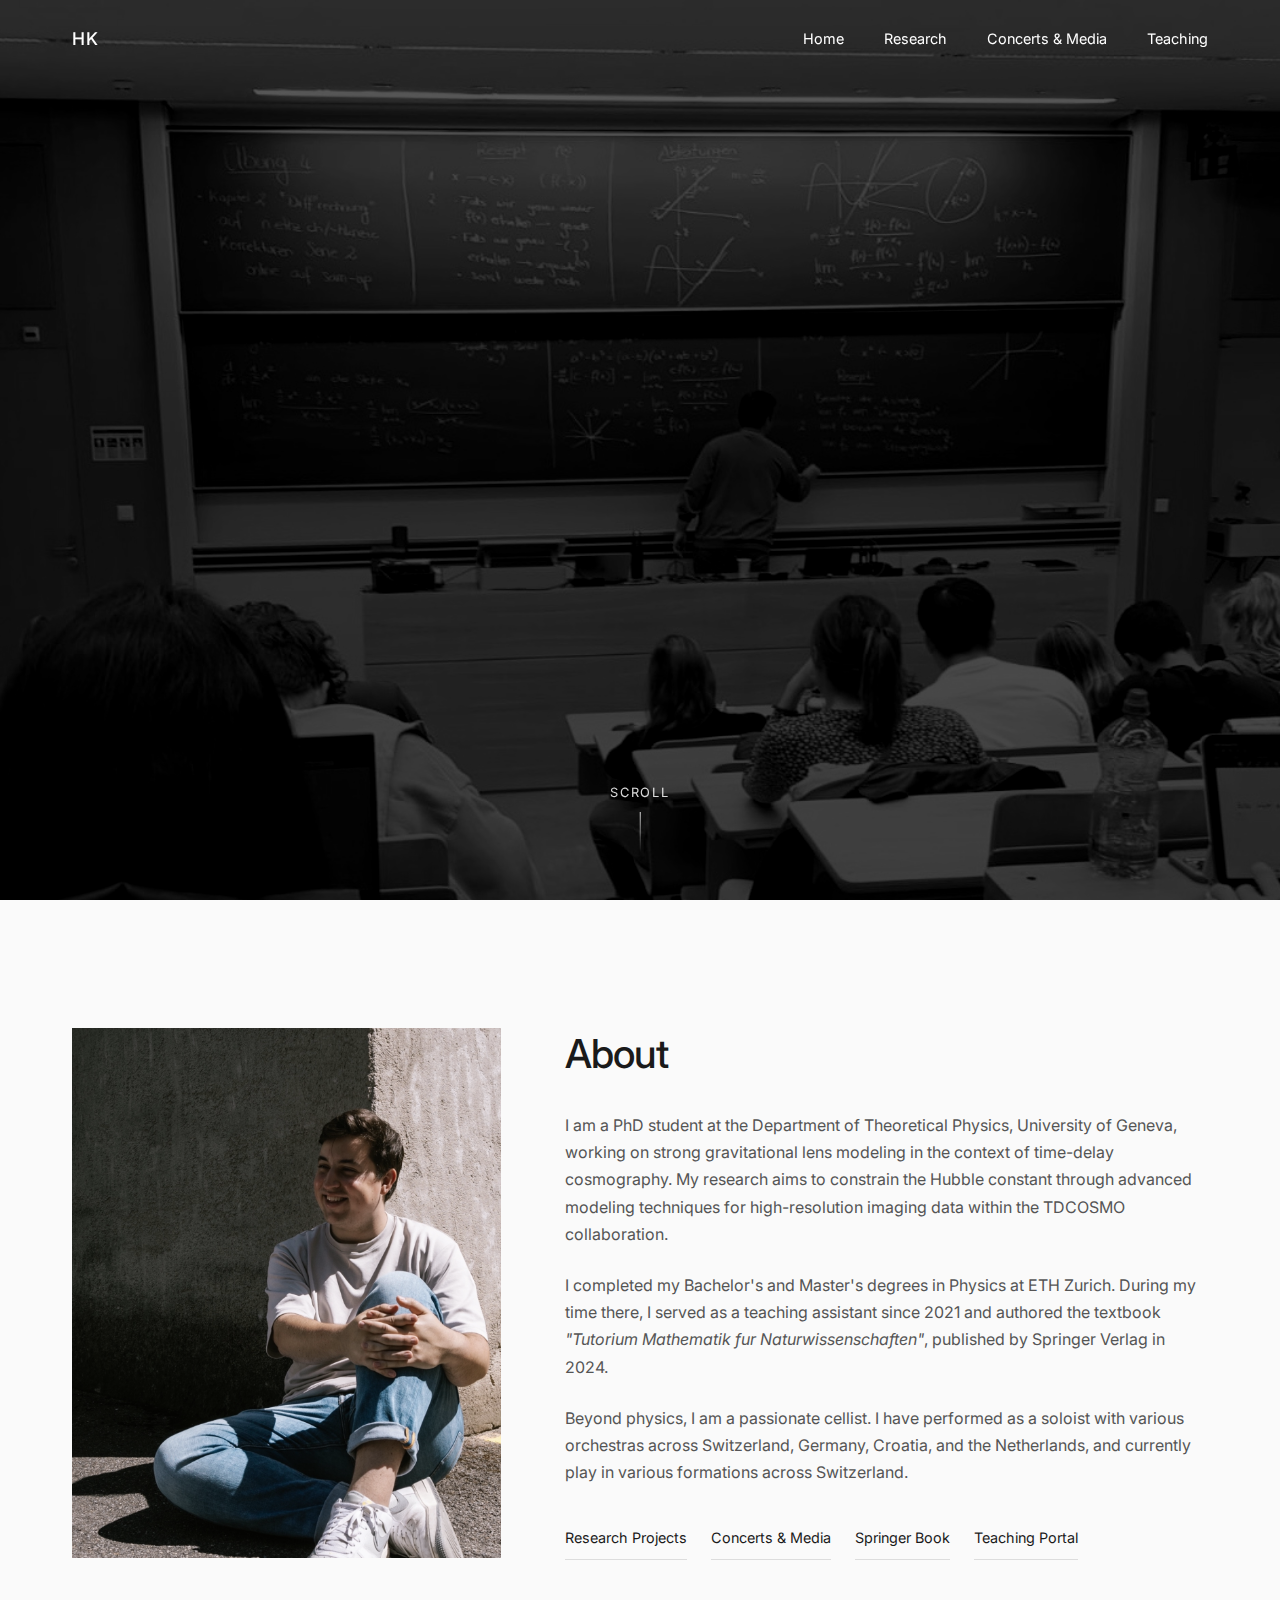
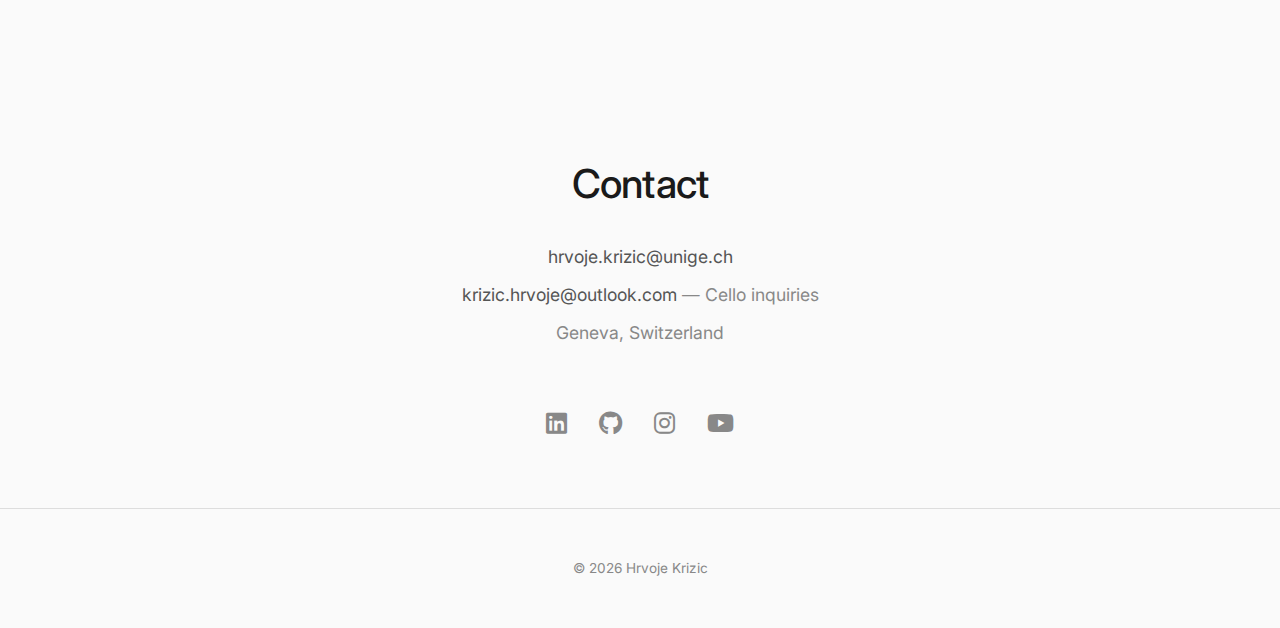
<file: index.html>
<!DOCTYPE html>
<html lang="en">
<head>
    <meta charset="UTF-8">
    <meta name="viewport" content="width=device-width, initial-scale=1.0">
    <meta name="description" content="Hrvoje Krizic - Physicist & Cellist. ETH Zurich, Cosmology, Gravitational Waves, String Theory.">
    <title>Hrvoje Krizic</title>

    <!-- Favicon -->
    <link rel="icon" type="image/svg+xml" href="assets/favicon.svg">

    <!-- Fonts -->
    <link rel="preconnect" href="https://fonts.googleapis.com">
    <link rel="preconnect" href="https://fonts.gstatic.com" crossorigin>
    <link href="https://fonts.googleapis.com/css2?family=Inter:wght@300;400;500&display=swap" rel="stylesheet">

    <!-- Icons -->
    <link rel="stylesheet" href="https://cdnjs.cloudflare.com/ajax/libs/font-awesome/6.4.0/css/all.min.css">

    <!-- Styles -->
    <link rel="stylesheet" href="style.css">
</head>
<body>

    <!-- Navigation -->
    <nav class="nav nav--light" id="nav">
        <div class="container">
            <div class="nav__inner">
                <a href="index.html" class="nav__logo">HK</a>

                <ul class="nav__links" id="navLinks">
                    <li><a href="index.html" class="nav__link">Home</a></li>
                    <li><a href="research.html" class="nav__link">Research</a></li>
                    <li><a href="cellist.html" class="nav__link">Concerts & Media</a></li>
                    <li><a href="teaching/" class="nav__link">Teaching</a></li>
                </ul>

                <div class="nav__toggle" id="navToggle">
                    <span></span>
                    <span></span>
                    <span></span>
                </div>
            </div>
        </div>
    </nav>

    <!-- Hero with Background Image -->
    <section class="hero hero--image">
        <div class="hero__bg" style="background-image: url('assets/images/hero-bg.jpg');"></div>
        <div class="container">
            <div class="hero__content">
                <h1 class="hero__title fade-in">Hrvoje Krizic</h1>
                <p class="hero__subtitle fade-in fade-in-delay-1">Physicist & Cellist</p>
                <p class="hero__description fade-in fade-in-delay-2">
                    PhD student in Cosmology at the University of Geneva.<br>
                    Research in strong gravitational lensing and time-delay cosmography.
                </p>
            </div>
        </div>
        <div class="hero__scroll">scroll</div>
    </section>

    <!-- About Preview -->
    <section class="section" id="about">
        <div class="container">
            <div class="about">
                <div class="about__image">
                    <img src="assets/images/portrait.jpg" alt="Hrvoje Krizic">
                </div>
                <div class="about__content">
                    <h2>About</h2>
                    <p class="about__text">
                        I am a PhD student at the Department of Theoretical Physics, University of Geneva, working on strong gravitational lens modeling in the context of time-delay cosmography. My research aims to constrain the Hubble constant through advanced modeling techniques for high-resolution imaging data within the TDCOSMO collaboration.
                    </p>
                    <p class="about__text">
                        I completed my Bachelor's and Master's degrees in Physics at ETH Zurich. During my time there, I served as a teaching assistant since 2021 and authored the textbook <em>"Tutorium Mathematik fur Naturwissenschaften"</em>, published by Springer Verlag in 2024.
                    </p>
                    <p class="about__text">
                        Beyond physics, I am a passionate cellist. I have performed as a soloist with various orchestras across Switzerland, Germany, Croatia, and the Netherlands, and currently play in various formations across Switzerland.
                    </p>

                    <div class="about__links">
                        <a href="research.html" class="about__link">Research Projects</a>
                        <a href="cellist.html" class="about__link">Concerts & Media</a>
                        <a href="https://link.springer.com/book/10.1007/978-3-662-69221-9" class="about__link" target="_blank">Springer Book</a>
                        <a href="teaching/" class="about__link">Teaching Portal</a>
                    </div>
                </div>
            </div>
        </div>
    </section>

    <!-- Contact -->
    <section class="section section--tight" id="contact">
        <div class="container">
            <div class="contact">
                <h2>Contact</h2>
                <div class="contact__info">
                    <p class="contact__item"><a href="mailto:Hrvoje.Krizic@unige.ch">hrvoje.krizic@unige.ch</a></p>
                    <p class="contact__item"><a href="mailto:krizic.hrvoje@outlook.com">krizic.hrvoje@outlook.com</a> <span class="text-muted">— Cello inquiries</span></p>
                    <p class="contact__item text-muted">Geneva, Switzerland</p>
                </div>
                <div class="contact__social">
                    <a href="https://www.linkedin.com/in/hrvoje-krizic/" target="_blank" title="LinkedIn">
                        <i class="fab fa-linkedin"></i>
                    </a>
                    <a href="https://github.com/hkrizic" target="_blank" title="GitHub">
                        <i class="fab fa-github"></i>
                    </a>
                    <a href="https://www.instagram.com/harrykrizic" target="_blank" title="Instagram">
                        <i class="fab fa-instagram"></i>
                    </a>
                    <a href="https://www.youtube.com/channel/UCl5IdY8HXcKFb3qzR-nQ9NQ" target="_blank" title="YouTube">
                        <i class="fab fa-youtube"></i>
                    </a>
                </div>
            </div>
        </div>
    </section>

    <!-- Footer -->
    <footer class="footer">
        <div class="container">
            <p>&copy; 2026 Hrvoje Krizic</p>
        </div>
    </footer>

    <script>
        // Navbar scroll effect
        const nav = document.getElementById('nav');
        window.addEventListener('scroll', () => {
            if (window.scrollY > 50) {
                nav.classList.add('scrolled');
            } else {
                nav.classList.remove('scrolled');
            }
        });

        // Mobile menu toggle
        const navToggle = document.getElementById('navToggle');
        const navLinks = document.getElementById('navLinks');

        navToggle.addEventListener('click', () => {
            navLinks.classList.toggle('active');
        });

        // Close menu on link click
        document.querySelectorAll('.nav__link').forEach(link => {
            link.addEventListener('click', () => {
                navLinks.classList.remove('active');
            });
        });

        // Scroll button click
        const scrollBtn = document.querySelector('.hero__scroll');
        if (scrollBtn) {
            scrollBtn.addEventListener('click', () => {
                const target = document.getElementById('about');
                const targetY = target.getBoundingClientRect().top + window.scrollY;
                const startY = window.scrollY;
                const diff = targetY - startY;
                let start;

                requestAnimationFrame(function step(time) {
                    if (!start) start = time;
                    const progress = Math.min((time - start) / 1200, 1);
                    const ease = 0.5 - Math.cos(progress * Math.PI) / 2;
                    window.scrollTo(0, startY + diff * ease);
                    if (progress < 1) requestAnimationFrame(step);
                });
            });
        }
    </script>

</body>
</html>
</file>
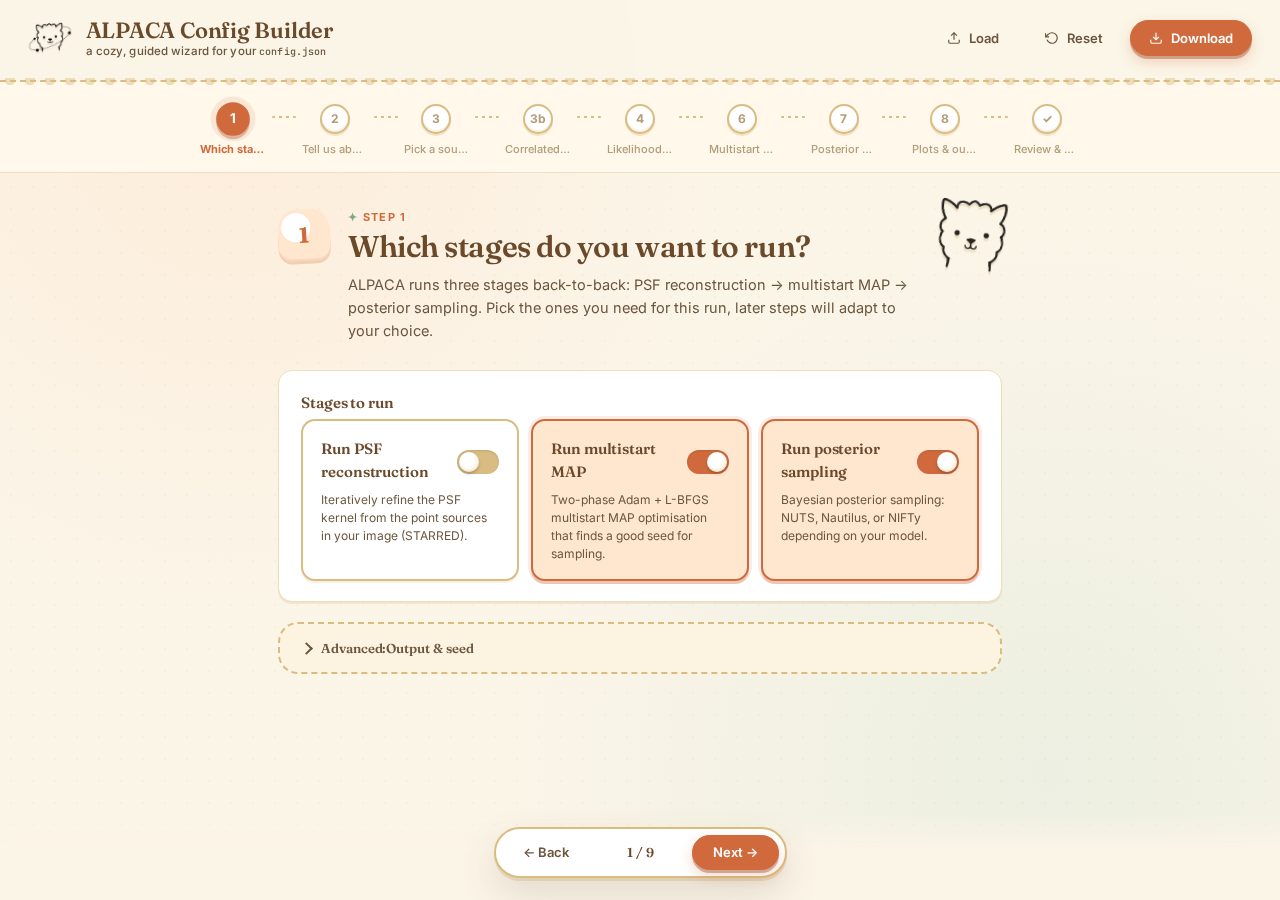
<file: alpaca/index.html>
<!DOCTYPE html>
<html lang="en">
<head>
<meta charset="UTF-8">
<meta name="viewport" content="width=device-width, initial-scale=1.0">
<title>ALPACA Config Builder</title>
<link rel="icon" type="image/png" href="alpaca_face.png">
<style>
  @import url('https://fonts.googleapis.com/css2?family=Fraunces:ital,opsz,wght@0,9..144,500;0,9..144,600;0,9..144,700;1,9..144,500&family=Inter:wght@400;500;600;700&family=JetBrains+Mono:wght@400;500&display=swap');

  :root {
    --bg: #fbf5e8;
    --bg-tint: #f7eeda;
    --surface: #ffffff;
    --surface-alt: #f5ead2;
    --surface-soft: #fcf4e0;
    --border: #efdeb7;
    --border-strong: #d9bc82;
    --text: #2a1f15;
    --text-dim: #6b553d;
    --text-faint: #b39c78;
    --accent: #d06a3d;
    --accent-hover: #b1532a;
    --accent-soft: #ffe6cf;
    --accent-glow: rgba(208,106,61,.12);
    --wool: #fff8eb;
    --wool-deep: #efd9a8;
    --sage: #7fa986;
    --sage-soft: #dfeadb;
    --cocoa: #6b4a2b;
    --code-bg: #2b1f12;
    --code-text: #fbefd7;
    --success: #5a8a62;
    --danger: #c0624d;
    --radius: 14px;
    --radius-sm: 10px;
    --radius-lg: 20px;
    --radius-xl: 28px;
    --shadow-sm: 0 1px 2px rgba(68,44,22,.05);
    --shadow: 0 6px 20px rgba(85,60,34,.08);
    --shadow-lg: 0 16px 38px rgba(85,60,34,.14);
    --shadow-wool: 0 4px 0 rgba(217,188,130,.35);
    --transition: .22s cubic-bezier(.34,1.4,.64,1);
  }

  *, *::before, *::after { margin: 0; padding: 0; box-sizing: border-box; }
  html, body { height: 100%; }
  body {
    font-family: 'Inter', -apple-system, BlinkMacSystemFont, 'Segoe UI', sans-serif;
    background:
      radial-gradient(circle at 18% 12%, rgba(255,230,207,.55) 0, transparent 38%),
      radial-gradient(circle at 82% 86%, rgba(223,234,219,.55) 0, transparent 42%),
      var(--bg);
    background-attachment: fixed;
    color: var(--text);
    font-size: 14px;
    line-height: 1.55;
    -webkit-font-smoothing: antialiased;
  }

  /* subtle wool-dot watermark behind everything */
  body::before {
    content: '';
    position: fixed;
    inset: 0;
    pointer-events: none;
    background-image: radial-gradient(circle, rgba(217,188,130,.22) 1px, transparent 1.6px);
    background-size: 22px 22px;
    background-position: 0 0;
    opacity: .45;
    z-index: 0;
  }
  .topbar, .progress-wrap, .stage, .nav, .preview-drawer, .toast { position: relative; z-index: 1; }

  /* ─── Top bar ─── */
  .topbar {
    position: sticky;
    top: 0;
    z-index: 50;
    display: flex;
    align-items: center;
    gap: 16px;
    padding: 14px 28px 18px;
    background: rgba(251, 245, 232, .92);
    backdrop-filter: saturate(1.2) blur(12px);
    border-bottom: 2px dashed var(--border-strong);
  }
  /* playful wool-puff scallop under the topbar */
  .topbar::after {
    content: '';
    position: absolute;
    left: 0; right: 0; bottom: -10px;
    height: 12px;
    background:
      radial-gradient(circle at 10px 2px, var(--border-strong) 5px, transparent 5.5px) repeat-x;
    background-size: 20px 12px;
    opacity: .45;
    pointer-events: none;
  }
  .topbar-brand { display: flex; align-items: center; gap: 14px; flex: 1; }
  .topbar-brand img {
    height: 48px; width: auto;
    transform: rotate(-4deg);
    transition: transform var(--transition);
    filter: drop-shadow(0 2px 0 rgba(208,106,61,.18));
  }
  .topbar-brand:hover img { transform: rotate(4deg) scale(1.06); }
  .topbar-title {
    font-family: 'Fraunces', Georgia, serif;
    font-size: 22px; font-weight: 600; letter-spacing: -.01em;
    color: var(--cocoa);
    line-height: 1.05;
  }
  .topbar-title small {
    display: block;
    font-family: 'Inter', sans-serif;
    font-size: 11.5px; font-weight: 500;
    color: var(--text-dim); margin-top: 3px;
    letter-spacing: .01em;
  }
  .topbar-actions { display: flex; gap: 8px; align-items: center; }

  /* ─── Buttons ─── */
  .btn {
    display: inline-flex; align-items: center; gap: 8px;
    padding: 10px 18px; border-radius: 999px;
    font: inherit; font-size: 13px; font-weight: 600;
    cursor: pointer; border: 1.5px solid transparent;
    transition: transform var(--transition), background var(--transition),
                color var(--transition), border-color var(--transition),
                box-shadow var(--transition);
    background: transparent;
    color: var(--text); line-height: 1;
  }
  .btn:hover { background: var(--surface-alt); transform: translateY(-1px); }
  .btn:active { transform: translateY(1px) scale(.98); }
  .btn-ghost { color: var(--text-dim); }
  .btn-outline { border-color: var(--border-strong); background: var(--surface); }
  .btn-outline:hover { background: var(--surface-alt); border-color: var(--accent); color: var(--accent); }
  .btn-primary {
    background: var(--accent); color: #fff; border-color: var(--accent);
    box-shadow: 0 3px 0 rgba(140,55,20,.35), 0 6px 14px rgba(208,106,61,.28);
  }
  .btn-primary:hover {
    background: var(--accent-hover); border-color: var(--accent-hover);
    box-shadow: 0 4px 0 rgba(140,55,20,.4), 0 8px 18px rgba(208,106,61,.34);
  }
  .btn-primary:active {
    box-shadow: 0 1px 0 rgba(140,55,20,.3), 0 2px 6px rgba(208,106,61,.22);
  }
  .btn-primary:disabled {
    background: var(--border-strong); border-color: var(--border-strong);
    cursor: not-allowed; box-shadow: none;
    color: #fff;
  }
  .btn-danger:hover { color: var(--danger); background: rgba(192,98,77,.08); }
  .btn .icon { width: 14px; height: 14px; flex-shrink: 0; }

  /* ─── Progress bar ─── */
  .progress-wrap {
    background: var(--wool);
    border-bottom: 1px solid var(--border);
    padding: 22px 28px 16px;
    box-shadow: inset 0 -1px 0 rgba(255,255,255,.6);
  }
  .progress-track {
    max-width: 880px;
    margin: 0 auto;
    display: flex;
    align-items: center;
    gap: 6px;
  }
  .progress-step {
    flex: 1;
    display: flex;
    flex-direction: column;
    align-items: center;
    gap: 8px;
    cursor: pointer;
    user-select: none;
    min-width: 0;
  }
  .progress-step .dot {
    width: 30px; height: 30px;
    border-radius: 50%;
    background: var(--surface);
    border: 2px solid var(--border-strong);
    display: flex; align-items: center; justify-content: center;
    font-size: 12px; font-weight: 700; color: var(--text-faint);
    transition: all var(--transition);
    flex-shrink: 0;
    box-shadow: 0 2px 0 rgba(217,188,130,.35), inset 0 -2px 0 rgba(217,188,130,.22);
  }
  .progress-step:hover .dot { transform: translateY(-1px) rotate(-4deg); }
  .progress-step .lbl {
    font-size: 11px; font-weight: 500;
    color: var(--text-faint);
    text-align: center;
    line-height: 1.3;
    max-width: 100%;
    overflow: hidden;
    text-overflow: ellipsis;
    white-space: nowrap;
    transition: color var(--transition);
  }
  .progress-step.done .dot {
    background: var(--accent-soft);
    border-color: var(--accent);
    color: var(--accent);
    box-shadow: 0 2px 0 rgba(208,106,61,.28), inset 0 -2px 0 rgba(208,106,61,.14);
  }
  .progress-step.active .dot {
    background: var(--accent);
    border-color: var(--accent);
    color: #fff;
    box-shadow: 0 0 0 5px var(--accent-glow), 0 3px 0 rgba(140,55,20,.3);
    transform: scale(1.12);
    animation: bob 2.4s ease-in-out infinite;
  }
  @keyframes bob {
    0%, 100% { transform: scale(1.12) translateY(0); }
    50% { transform: scale(1.12) translateY(-2px); }
  }
  .progress-step.active .lbl {
    color: var(--accent);
    font-weight: 700;
  }
  .progress-step.done:hover .lbl { color: var(--text); }
  .progress-step.upcoming { cursor: not-allowed; }
  .progress-line {
    flex: 0 0 24px;
    height: 2px;
    background: repeating-linear-gradient(to right,
      var(--border-strong) 0 3px, transparent 3px 7px);
    margin-bottom: 26px;
    transition: background var(--transition);
    border-radius: 2px;
  }
  .progress-line.done {
    background: var(--accent);
  }

  /* ─── Layout ─── */
  .stage {
    max-width: 780px;
    margin: 0 auto;
    padding: 36px 28px 160px;
  }

  .step-hero {
    position: relative;
    display: flex;
    gap: 18px;
    align-items: flex-start;
    margin-bottom: 28px;
    padding-right: 80px;
  }
  /* alpaca mascot watermark peeking from the hero */
  .step-hero::after {
    content: '';
    position: absolute;
    right: -6px; top: -10px;
    width: 74px; height: 74px;
    background: url('alpaca_face.png') center / contain no-repeat;
    opacity: .85;
    transform: rotate(6deg);
    transition: transform var(--transition);
    pointer-events: none;
    filter: drop-shadow(0 3px 0 rgba(217,188,130,.45));
  }
  .step-hero:hover::after { transform: rotate(-8deg) scale(1.06); }
  .step-hero-mark {
    flex-shrink: 0;
    width: 52px; height: 52px;
    border-radius: 18px 18px 14px 14px / 22px 22px 14px 14px;
    background:
      radial-gradient(circle at 35% 35%, #ffffff 0 30%, transparent 31%),
      var(--accent-soft);
    color: var(--accent);
    display: flex; align-items: center; justify-content: center;
    font-family: 'Fraunces', Georgia, serif;
    font-size: 22px; font-weight: 700;
    box-shadow: 0 3px 0 rgba(208,106,61,.25), inset 0 -2px 0 rgba(208,106,61,.12);
    transform: rotate(-3deg);
    transition: transform var(--transition);
  }
  .step-hero-mark:hover { transform: rotate(4deg) scale(1.05); }
  .step-hero-text { flex: 1; min-width: 0; }
  .step-eyebrow {
    font-size: 11px; font-weight: 700; letter-spacing: .12em;
    text-transform: uppercase; color: var(--accent); margin-bottom: 4px;
  }
  .step-eyebrow::before {
    content: '✦ ';
    color: var(--sage);
  }
  .step-title {
    font-family: 'Fraunces', Georgia, serif;
    font-size: 30px; font-weight: 600;
    letter-spacing: -.015em; line-height: 1.15;
    color: var(--cocoa);
    margin-bottom: 8px;
  }
  .step-intro {
    color: var(--text-dim);
    font-size: 14.5px;
    line-height: 1.6;
  }

  .step-fade {
    animation: fadeUp .35s cubic-bezier(.34,1.4,.64,1);
  }
  @keyframes fadeUp {
    from { opacity: 0; transform: translateY(10px); }
    to { opacity: 1; transform: translateY(0); }
  }

  /* ─── Card ─── */
  .card {
    position: relative;
    background: var(--surface);
    border: 1.5px solid var(--border);
    border-radius: var(--radius);
    padding: 20px 22px;
    margin-bottom: 14px;
    box-shadow: var(--shadow-sm), 0 2px 0 rgba(217,188,130,.18);
    transition: border-color var(--transition), box-shadow var(--transition);
  }
  .card:hover {
    border-color: var(--border-strong);
    box-shadow: var(--shadow), 0 3px 0 rgba(217,188,130,.3);
  }
  .card-title {
    display: flex; align-items: center; gap: 8px;
    font-family: 'Fraunces', Georgia, serif;
    font-size: 15px; font-weight: 600;
    color: var(--cocoa); margin-bottom: 4px;
    letter-spacing: -.005em;
  }
  .card-desc { font-size: 12.5px; color: var(--text-dim); margin-bottom: 14px; }

  /* Advanced disclosure */
  details.advanced {
    background: var(--surface-soft);
    border: 2px dashed var(--border-strong);
    border-radius: var(--radius-lg);
    margin-top: 20px;
    padding: 0;
    transition: background var(--transition), border-color var(--transition);
  }
  details.advanced[open] {
    padding-bottom: 14px;
    background: var(--wool);
    border-color: var(--accent);
  }
  details.advanced > summary {
    list-style: none;
    padding: 14px 20px;
    cursor: pointer;
    display: flex;
    align-items: center;
    gap: 10px;
    font-size: 13px;
    font-weight: 600;
    color: var(--text-dim);
    user-select: none;
    font-family: 'Fraunces', Georgia, serif;
    letter-spacing: -.005em;
  }
  details.advanced > summary::-webkit-details-marker { display: none; }
  details.advanced > summary::before {
    content: '';
    width: 9px; height: 9px;
    border-right: 2px solid var(--text-dim);
    border-bottom: 2px solid var(--text-dim);
    transform: rotate(-45deg);
    transition: transform var(--transition), border-color var(--transition);
    margin-left: 2px;
  }
  details.advanced[open] > summary::before {
    transform: rotate(45deg);
    border-color: var(--accent);
  }
  details.advanced[open] > summary { color: var(--accent); }
  details.advanced > summary:hover { color: var(--cocoa); }
  details.advanced .advanced-body {
    padding: 0 20px 4px;
  }
  details.advanced .card {
    border: 1.5px solid var(--border);
    background: var(--surface);
    box-shadow: var(--shadow-sm);
  }

  /* ─── Field grid ─── */
  .grid {
    display: grid;
    grid-template-columns: repeat(2, minmax(0, 1fr));
    gap: 12px 16px;
  }
  .grid-1 { grid-template-columns: 1fr; }
  .grid > .span-2 { grid-column: span 2; }

  .field { min-width: 0; }
  .field-label {
    display: flex; align-items: center; gap: 6px;
    font-size: 12.5px; font-weight: 600;
    color: var(--cocoa); margin-bottom: 6px;
  }
  .field-control { display: flex; align-items: stretch; gap: 6px; }

  /* ─── Inputs ─── */
  input[type="text"], input[type="number"], select, textarea {
    width: 100%;
    padding: 9px 12px;
    background: var(--surface);
    border: 1.5px solid var(--border-strong);
    border-radius: var(--radius-sm);
    color: var(--text);
    font: inherit; font-size: 13px;
    transition: border-color var(--transition), box-shadow var(--transition),
                background var(--transition);
    outline: none;
  }
  input:hover:not(:disabled), select:hover:not(:disabled), textarea:hover:not(:disabled) {
    border-color: var(--accent);
  }
  input:focus, select:focus, textarea:focus {
    border-color: var(--accent);
    box-shadow: 0 0 0 4px var(--accent-glow);
    background: var(--wool);
  }
  input::placeholder, textarea::placeholder { color: var(--text-faint); font-style: italic; }
  input:disabled, select:disabled, textarea:disabled {
    background: var(--surface-alt);
    color: var(--text-faint);
    cursor: not-allowed;
  }
  textarea {
    font-family: 'JetBrains Mono', ui-monospace, monospace;
    font-size: 12px;
    resize: vertical;
    min-height: 80px;
  }
  select {
    appearance: none; -webkit-appearance: none;
    background-image: url("data:image/svg+xml;utf8,<svg xmlns='http://www.w3.org/2000/svg' viewBox='0 0 12 8'><path fill='%23d06a3d' d='M6 8L0 0h12z'/></svg>");
    background-repeat: no-repeat;
    background-position: right 12px center;
    background-size: 10px;
    padding-right: 32px;
  }
  .tuple { display: grid; grid-template-columns: 1fr 1fr; gap: 8px; }

  /* ─── Toggle switch (wool puff) ─── */
  .toggle {
    position: relative;
    display: inline-flex;
    width: 42px; height: 24px;
    flex-shrink: 0;
    cursor: pointer;
  }
  .toggle input { opacity: 0; width: 0; height: 0; }
  .toggle .slider {
    position: absolute; inset: 0;
    background: var(--border-strong);
    border-radius: 999px;
    transition: background var(--transition);
    box-shadow: inset 0 1px 2px rgba(68,44,22,.15);
  }
  .toggle .slider::before {
    content: '';
    position: absolute; top: 2px; left: 2px;
    width: 20px; height: 20px;
    background:
      radial-gradient(circle at 30% 30%, #ffffff 0 40%, #f5ead2 100%);
    border-radius: 50%;
    transition: transform var(--transition);
    box-shadow: 0 2px 3px rgba(0,0,0,.22), inset 0 -1px 2px rgba(217,188,130,.4);
  }
  .toggle input:checked + .slider { background: var(--accent); }
  .toggle input:checked + .slider::before { transform: translateX(18px); }

  .toggle-row {
    display: flex; align-items: flex-start; justify-content: space-between;
    gap: 16px; padding: 8px 0;
  }
  .toggle-row .toggle-info { flex: 1; min-width: 0; }
  .toggle-row .field-label { margin-bottom: 0; }
  .toggle-row + .toggle-row { border-top: 1px dashed var(--border); padding-top: 14px; margin-top: 4px; }

  /* ─── Picker (radio cards): wool-pouch style ─── */
  .picker {
    display: grid;
    grid-template-columns: repeat(auto-fit, minmax(180px, 1fr));
    gap: 12px;
  }
  .pick {
    position: relative;
    background: var(--surface);
    border: 2px solid var(--border-strong);
    border-radius: var(--radius);
    padding: 16px 18px;
    cursor: pointer;
    transition: transform var(--transition), border-color var(--transition),
                background var(--transition), box-shadow var(--transition);
    box-shadow: 0 2px 0 rgba(217,188,130,.22);
  }
  .pick:hover {
    border-color: var(--accent);
    background: var(--wool);
    transform: translateY(-2px);
    box-shadow: 0 4px 0 rgba(208,106,61,.18), 0 8px 18px rgba(208,106,61,.12);
  }
  .pick.on {
    border-color: var(--accent);
    background: var(--accent-soft);
    box-shadow: 0 3px 0 rgba(208,106,61,.3), 0 0 0 3px var(--accent-glow);
  }
  .pick.on::after {
    content: '✓';
    position: absolute;
    top: 10px; right: 12px;
    width: 20px; height: 20px;
    border-radius: 50%;
    background: var(--accent);
    color: #fff;
    display: flex; align-items: center; justify-content: center;
    font-size: 12px; font-weight: 700;
    box-shadow: 0 2px 0 rgba(140,55,20,.3);
  }
  /* phase cards already have their own toggle at the top-right */
  .pick:has(.toggle)::after { display: none !important; }
  .pick:has(.toggle) .pick-title { padding-right: 0; }
  .pick-title {
    font-family: 'Fraunces', Georgia, serif;
    font-size: 15px; font-weight: 600;
    color: var(--cocoa); margin-bottom: 4px;
    padding-right: 24px;
    letter-spacing: -.005em;
  }
  .pick-desc { font-size: 12px; color: var(--text-dim); line-height: 1.5; }
  .pick input { display: none; }

  /* ─── Auto inline pill ─── */
  .inline-toggle {
    display: inline-flex; align-items: center; gap: 5px;
    padding: 0 12px;
    background: var(--surface-alt);
    border: 1.5px solid var(--border-strong);
    border-radius: 999px;
    cursor: pointer;
    font-size: 11px; font-weight: 600;
    color: var(--text-dim);
    user-select: none;
    flex-shrink: 0;
    transition: all var(--transition);
    letter-spacing: .02em;
  }
  .inline-toggle:hover { transform: translateY(-1px); }
  .inline-toggle.on {
    background: var(--accent-soft);
    border-color: var(--accent);
    color: var(--accent);
  }
  .inline-toggle input { display: none; }

  /* ─── Tooltip (the ? icon) ─── */
  .tip {
    position: relative;
    display: inline-flex; align-items: center; justify-content: center;
    width: 16px; height: 16px;
    border-radius: 50%;
    background: var(--surface-alt);
    border: 1.5px solid var(--border-strong);
    color: var(--text-faint);
    font-size: 10px; font-weight: 700;
    cursor: help;
    flex-shrink: 0;
    transition: all var(--transition);
  }
  .tip:hover {
    background: var(--accent);
    border-color: var(--accent);
    color: #fff;
    transform: scale(1.15);
  }
  .tip::after {
    content: attr(data-tip);
    position: absolute;
    bottom: calc(100% + 10px);
    left: 50%;
    transform: translateX(-50%);
    width: max-content;
    max-width: 320px;
    padding: 10px 13px;
    background: var(--cocoa);
    color: var(--wool);
    font-size: 11.5px;
    font-weight: 400;
    line-height: 1.5;
    border-radius: var(--radius-sm);
    box-shadow: var(--shadow-lg);
    white-space: normal;
    text-align: left;
    opacity: 0;
    pointer-events: none;
    transition: opacity var(--transition);
    z-index: 100;
  }
  .tip::before {
    content: '';
    position: absolute;
    bottom: calc(100% + 4px);
    left: 50%;
    transform: translateX(-50%);
    border: 6px solid transparent;
    border-top-color: var(--cocoa);
    opacity: 0;
    pointer-events: none;
    transition: opacity var(--transition);
    z-index: 100;
  }
  .tip:hover::after, .tip:hover::before { opacity: 1; }

  /* ─── Bottom nav ─── */
  .nav {
    position: fixed;
    bottom: 0; left: 0; right: 0;
    padding: 16px 28px 22px;
    background: linear-gradient(180deg, rgba(251,245,232,0) 0%, var(--bg) 45%);
    z-index: 60;
    display: flex;
    justify-content: center;
    pointer-events: none;
  }
  .nav-inner {
    pointer-events: auto;
    display: flex;
    align-items: center;
    gap: 10px;
    background: var(--surface);
    border: 2px solid var(--border-strong);
    border-radius: 999px;
    padding: 6px;
    box-shadow: var(--shadow-lg), 0 3px 0 rgba(217,188,130,.35);
  }
  .nav-inner .step-counter {
    font-family: 'Fraunces', Georgia, serif;
    font-size: 13px; font-weight: 600;
    color: var(--cocoa);
    padding: 0 14px;
    min-width: 82px;
    text-align: center;
    letter-spacing: .01em;
  }
  .nav .btn { border-radius: 999px; padding: 10px 20px; }

  /* ─── JSON Preview drawer ─── */
  .preview-drawer {
    position: fixed;
    bottom: 0; left: 0; right: 0;
    background: var(--wool);
    border-top: 2px dashed var(--border-strong);
    box-shadow: 0 -6px 24px rgba(85,60,34,.1);
    z-index: 55;
    transform: translateY(calc(100% - 42px));
    transition: transform var(--transition);
  }
  .preview-drawer.open { transform: translateY(0); }
  .preview-handle {
    display: flex;
    align-items: center;
    justify-content: space-between;
    padding: 11px 24px;
    cursor: pointer;
    user-select: none;
    border-bottom: 1px solid var(--border);
  }
  .preview-handle .label {
    display: flex; align-items: center; gap: 8px;
    font-family: 'Fraunces', Georgia, serif;
    font-size: 12px; font-weight: 600; color: var(--cocoa);
    text-transform: uppercase;
    letter-spacing: .08em;
  }
  .preview-handle:hover .label { color: var(--accent); }
  .preview-handle .chevron {
    width: 14px; height: 14px;
    transition: transform var(--transition);
    color: var(--text-dim);
  }
  .preview-drawer.open .chevron { transform: rotate(180deg); }
  .preview-body {
    max-height: 50vh;
    overflow: auto;
    padding: 16px 24px 24px;
  }
  .json-preview {
    font-family: 'JetBrains Mono', ui-monospace, monospace;
    font-size: 12px;
    line-height: 1.65;
    white-space: pre;
    background: var(--code-bg);
    color: var(--code-text);
    padding: 18px 20px;
    border-radius: var(--radius);
    border: 2px solid var(--cocoa);
    box-shadow: inset 0 0 0 2px rgba(217,188,130,.15);
  }
  .json-preview .key { color: #ffcc7a; }
  .json-preview .string { color: #b8d59a; }
  .json-preview .number { color: #e6b565; }
  .json-preview .bool { color: #8fc8d6; }
  .json-preview .null { color: #d4948c; font-style: italic; }

  /* ─── Review step summary ─── */
  .summary {
    position: relative;
    background: var(--wool);
    border: 2px solid var(--border-strong);
    border-radius: var(--radius-lg);
    padding: 20px 24px;
    margin-bottom: 18px;
    box-shadow: 0 3px 0 rgba(217,188,130,.35);
  }
  .summary-row {
    display: flex; gap: 14px;
    padding: 10px 0;
    border-bottom: 1px dashed var(--border-strong);
    font-size: 13px;
  }
  .summary-row:last-child { border-bottom: none; }
  .summary-key {
    flex: 0 0 180px;
    color: var(--text-dim);
    font-weight: 600;
    font-family: 'Fraunces', Georgia, serif;
    font-size: 13px;
  }
  .summary-val {
    flex: 1;
    color: var(--cocoa);
    font-family: 'JetBrains Mono', monospace;
    font-size: 12.5px;
    font-weight: 500;
  }

  /* ─── Tutorial step blocks ─── */
  .tut-step {
    display: flex;
    gap: 14px;
    padding: 16px 0;
    border-top: 1px dashed var(--border-strong);
  }
  .tut-step:first-child { border-top: none; padding-top: 4px; }
  .tut-num {
    flex: 0 0 32px;
    width: 32px; height: 32px;
    border-radius: 50%;
    background: var(--accent);
    color: #fff;
    display: flex; align-items: center; justify-content: center;
    font-family: 'Fraunces', Georgia, serif;
    font-size: 14px; font-weight: 700;
    box-shadow: 0 3px 0 rgba(140,55,20,.3);
  }
  .tut-body { flex: 1; min-width: 0; }
  .tut-body h4 {
    font-family: 'Fraunces', Georgia, serif;
    font-size: 15px; font-weight: 600;
    margin-bottom: 6px;
    color: var(--cocoa);
    letter-spacing: -.005em;
  }
  .tut-body p { font-size: 13px; color: var(--text-dim); margin-bottom: 8px; line-height: 1.6; }
  .codeblock {
    position: relative;
    background: var(--code-bg);
    color: var(--code-text);
    padding: 14px 16px;
    border-radius: var(--radius);
    font-family: 'JetBrains Mono', ui-monospace, monospace;
    font-size: 12px;
    line-height: 1.6;
    overflow-x: auto;
    margin: 8px 0 0;
    white-space: pre;
    border: 2px solid var(--cocoa);
    box-shadow: 0 3px 0 rgba(68,44,22,.35);
  }
  .codeblock .copy {
    position: absolute;
    top: 8px; right: 8px;
    padding: 4px 10px;
    background: rgba(255,255,255,.08);
    border: 1px solid rgba(255,255,255,.14);
    color: var(--code-text);
    border-radius: 999px;
    font-size: 10.5px;
    font-family: 'Inter', sans-serif;
    font-weight: 600;
    cursor: pointer;
    opacity: .75;
    transition: opacity var(--transition), background var(--transition);
  }
  .codeblock:hover .copy { opacity: 1; }
  .codeblock .copy:hover { background: rgba(255,255,255,.18); }
  .codeblock .c-key  { color: #ffcc7a; }
  .codeblock .c-str  { color: #b8d59a; }
  .codeblock .c-num  { color: #e6b565; }
  .codeblock .c-com  { color: #9a8d74; font-style: italic; }
  .codeblock .c-kw   { color: #d4a4d4; }

  /* file input hidden */
  #fileInput { display: none; }

  /* toast */
  .toast {
    position: fixed; top: 24px; right: 28px;
    padding: 12px 18px;
    background: var(--cocoa);
    color: var(--wool);
    border-radius: 999px;
    font-size: 13px; font-weight: 600;
    box-shadow: var(--shadow-lg), 0 3px 0 rgba(68,44,22,.3);
    opacity: 0;
    transform: translateY(-10px);
    pointer-events: none;
    transition: all var(--transition);
    z-index: 200;
  }
  .toast.show { opacity: 1; transform: translateY(0); }
  .toast.error { background: var(--danger); box-shadow: var(--shadow-lg), 0 3px 0 rgba(130,60,45,.35); }
  .toast.success { background: var(--success); box-shadow: var(--shadow-lg), 0 3px 0 rgba(54,92,62,.35); }

  .muted { color: var(--text-dim); font-size: 12px; }

  /* tiny wool-tuft divider */
  .wool-divider {
    height: 12px;
    background: radial-gradient(circle at 8px 6px, var(--border-strong) 4px, transparent 4.5px) repeat-x;
    background-size: 16px 12px;
    opacity: .5;
    margin: 4px 0 2px;
  }

  /* responsive */
  @media (max-width: 720px) {
    .stage { padding: 24px 16px 160px; }
    .grid { grid-template-columns: 1fr; }
    .progress-track { gap: 2px; }
    .progress-step .lbl { display: none; }
    .progress-line { flex: 1; margin-bottom: 0; }
    .topbar { padding: 12px 16px 16px; }
    .topbar-title { font-size: 18px; }
    .topbar-title small { display: none; }
    .topbar-brand img { height: 40px; }
    .progress-wrap { padding: 16px 16px 12px; }
    .nav-inner .step-counter { min-width: 60px; }
    .step-hero { padding-right: 0; }
    .step-hero::after { width: 56px; height: 56px; right: -4px; top: -4px; opacity: .7; }
    .step-title { font-size: 24px; }
  }

  /* scrollbar */
  ::-webkit-scrollbar { width: 10px; height: 10px; }
  ::-webkit-scrollbar-track { background: transparent; }
  ::-webkit-scrollbar-thumb { background: var(--border-strong); border-radius: 5px; border: 2px solid var(--bg); }
  ::-webkit-scrollbar-thumb:hover { background: var(--accent); }
</style>
</head>
<body>

<header class="topbar">
  <div class="topbar-brand">
    <img src="alpaca_orbit.png" alt="ALPACA" onerror="this.onerror=null;this.src='alpaca_logo.png'">
    <div class="topbar-title">
      ALPACA Config Builder
      <small>a cozy, guided wizard for your <code style="font-family:'JetBrains Mono',monospace;font-size:10px">config.json</code></small>
    </div>
  </div>
  <div class="topbar-actions">
    <button class="btn btn-ghost" onclick="document.getElementById('fileInput').click()" title="Load existing config.json">
      <svg class="icon" viewBox="0 0 24 24" fill="none" stroke="currentColor" stroke-width="2"><path d="M21 15v4a2 2 0 0 1-2 2H5a2 2 0 0 1-2-2v-4"/><polyline points="17 8 12 3 7 8"/><line x1="12" y1="3" x2="12" y2="15"/></svg>
      Load
    </button>
    <input type="file" id="fileInput" accept=".json,application/json">
    <button class="btn btn-ghost btn-danger" onclick="resetDefaults()" title="Reset all fields to schema defaults">
      <svg class="icon" viewBox="0 0 24 24" fill="none" stroke="currentColor" stroke-width="2"><polyline points="1 4 1 10 7 10"/><path d="M3.51 15a9 9 0 1 0 2.13-9.36L1 10"/></svg>
      Reset
    </button>
    <button class="btn btn-primary" onclick="downloadConfig()">
      <svg class="icon" viewBox="0 0 24 24" fill="none" stroke="currentColor" stroke-width="2"><path d="M21 15v4a2 2 0 0 1-2 2H5a2 2 0 0 1-2-2v-4"/><polyline points="7 10 12 15 17 10"/><line x1="12" y1="15" x2="12" y2="3"/></svg>
      Download
    </button>
  </div>
</header>

<div class="progress-wrap">
  <div class="progress-track" id="progress"></div>
</div>

<main class="stage" id="stage"></main>

<div class="nav">
  <div class="nav-inner">
    <button class="btn btn-ghost" id="navBack">← Back</button>
    <div class="step-counter" id="stepCounter"></div>
    <button class="btn btn-primary" id="navNext">Next →</button>
  </div>
</div>

<div class="preview-drawer" id="previewDrawer">
  <div class="preview-handle" onclick="togglePreview()">
    <div class="label">
      <svg width="14" height="14" viewBox="0 0 24 24" fill="none" stroke="currentColor" stroke-width="2"><polyline points="16 18 22 12 16 6"/><polyline points="8 6 2 12 8 18"/></svg>
      Live JSON preview
    </div>
    <svg class="chevron" viewBox="0 0 24 24" fill="none" stroke="currentColor" stroke-width="2"><polyline points="18 15 12 9 6 15"/></svg>
  </div>
  <div class="preview-body">
    <pre class="json-preview" id="jsonPreview"></pre>
  </div>
</div>

<div class="toast" id="toast"></div>

<script>
/* =========================================================================
   FIELD DEFINITIONS: every key from alpaca/config.py with docstring tooltip
   ========================================================================= */
/* Each entry: full-dotted-path → { type, default, label, tip, options?, placeholder? } */

const F = {
  /*:pipeline top-level:*/
  "output_dir":               { type:"string",  default:"pipeline_output", label:"Output directory",
                                tip:"Directory where all pipeline outputs (PSF, multistart results, posterior samples, plots) are written." },
  "random_seed":              { type:"int",     default:42, label:"Random seed",
                                tip:"Master RNG seed inherited by all stages, fixes reproducibility for multistart inits, sampler chains, and plotting." },
  "verbose":                  { type:"bool",    default:true, label:"Verbose logging",
                                tip:"Print detailed progress, timing, and per-stage diagnostics during the pipeline run." },
  "run_psf":                  { type:"bool",    default:true, label:"Run PSF reconstruction",
                                tip:"Execute the iterative STARRED PSF reconstruction stage. Disable if you already have a trusted PSF.",
                                rich:{ desc:"Iteratively refine the PSF kernel from the point sources in your image (STARRED)." } },
  "run_multistart":           { type:"bool",    default:true, label:"Run multistart MAP",
                                tip:"Execute the two-phase gradient-descent multistart MAP optimisation that seeds the sampler.",
                                rich:{ desc:"Two-phase Adam + L-BFGS multistart MAP optimisation that finds a good seed for sampling." } },
  "run_sampling":             { type:"bool",    default:true, label:"Run posterior sampling",
                                tip:"Execute the posterior sampling stage (NUTS / Nautilus / NIFTy).",
                                rich:{ desc:"Bayesian posterior sampling: NUTS, Nautilus, or NIFTy depending on your model." } },
  "resume_from_previous":     { type:"bool",    default:false, label:"Load a previous multistart result",
                                tip:"Multistart-only: when multistart is skipped, try to load a prior multistart_summary.npz to seed sampling. Does not resume PSF or sampling phases: those always rerun when enabled." },
  "resume_multistart_path":   { type:"nullable_string", default:null, label:"Prior multistart_summary.npz path",
                                placeholder:"leave empty to look in output_dir/multistart/",
                                tip:"Explicit path to a previous multistart_summary.npz. Empty = default to the current output_dir's multistart folder." },

  /*:data:*/
  "data.pix_scale":           { type:"float",   default:0.08, label:"Pixel scale (arcsec/pix)",
                                tip:"Detector pixel scale in arcsec/pixel." },
  "data.source_oversample":   { type:"int",     default:3, label:"Source oversample",
                                tip:"Source-plane supersampling factor. The source grid is N× finer than data pixels and is downsampled on output. Memory scales ~quadratically." },
  "data.psf_oversample":      { type:"int",     default:1, label:"PSF oversample",
                                tip:"Supersampling factor of the INPUT PSF relative to the data pixel grid. 1 = data resolution; >1 keeps the PSF at its native finer resolution through the forward model (e.g. JWST PSFs at 5× → set to 5)." },
  "data.likelihood_mask_path":{ type:"nullable_string", default:null, label:"Likelihood mask path",
                                placeholder:"leave empty for none, or /path/to/mask.npy",
                                tip:"Optional boolean mask (.npy or .fits). When provided, only True pixels contribute to the likelihood. Empty = use all pixels." },
  "data.ps_min_sep":          { type:"float",   default:0.18, label:"PS min separation (arcsec)",
                                tip:"Minimum separation in arcsec between detected point-source images." },
  "data.ps_fallback_to_truth":{ type:"bool",    default:true, label:"Fallback to truth positions",
                                tip:"Fall back to truth positions if point-source detection fails. Useful for synthetic data where truth is known." },

  /*:model:*/
  "model.source_type":        { type:"picker",  default:"shapelets",
                                options:[
                                  { value:"shapelets",  title:"Shapelets",         desc:"Sersic + shapelet basis-function expansion. Compact parameter count; good for relatively smooth sources." },
                                  { value:"corr_field", title:"Correlated field",  desc:"Pixelated source with a Gaussian-process prior (NIFTy). More flexible but heavier." },
                                  { value:"sersic",     title:"Sersic only",       desc:"Single Sersic profile. Simplest, smoothest; good for quick tests or genuinely smooth sources." },
                                ],
                                label:"Source representation",
                                tip:"Source light representation. Shapelets = Sersic + basis expansion; Correlated Fields = pixelated GP-prior source; Sersic = single Sersic profile." },
  "model.shapelets_n_max":    { type:"int",     default:6, label:"Shapelets n_max",
                                tip:"Maximum shapelet order. Number of basis functions grows quadratically with n_max." },
  "model.corr_field_for_sampling_only":
                              { type:"bool",    default:false, label:"Corr-field for sampling only",
                                tip:"Two-stage mode: shapelets for gradient descent, correlated fields for sampling. Only valid when source_type = corr_field." },
  "model.use_double_sersic_lens":
                              { type:"bool",    default:false, label:"Double-Sersic lens light",
                                tip:"Use two Sersic profiles (bulge + disk) for the lens light instead of one." },

  /*:model.corr_field:*/
  "model.corr_field.num_pixels":         { type:"int",     default:80, label:"Source pixels per side",
                                            tip:"Number of pixels per side for the correlated-field source grid." },
  "model.corr_field.mean_intensity":     { type:"nullable_float", default:null, label:"Mean intensity (log-space)",
                                            placeholder:"leave empty to estimate from data",
                                            tip:"Log-space mean intensity. Empty = estimate from data." },
  "model.corr_field.offset_std":         { type:"tuple2", default:[0.5, 0.001], label:"offset_std (mean, std)",
                                            tip:"GP prior on the field offset:(mean, std) of the log-normal hyperparameter." },
  "model.corr_field.loglogavgslope":     { type:"tuple2", default:[-6.0, 0.5], label:"loglogavgslope (mean, std)",
                                            tip:"GP power-spectrum slope hyperparameter (mean, std). More negative mean = smoother source." },
  "model.corr_field.fluctuations":       { type:"tuple2", default:[1.0, 0.5], label:"fluctuations (mean, std)",
                                            tip:"GP fluctuation amplitude hyperparameter (mean, std). Controls how strong the structure can be." },
  "model.corr_field.flexibility":        { type:"nullable_tuple2", default:null, label:"flexibility prior",
                                            offLabel:"no flexibility prior",
                                            tip:"Optional spectral prior on power-spectrum flexibility. Toggle off = disabled." },
  "model.corr_field.asperity":           { type:"nullable_tuple2", default:null, label:"asperity prior",
                                            offLabel:"no asperity prior",
                                            tip:"Optional spectral prior on power-spectrum asperity (small-scale roughness). Toggle off = disabled." },
  "model.corr_field.cropped_border_size":{ type:"int", default:20, label:"Cropped border (pix)",
                                            tip:"Border pixels cropped from the source field to mitigate FFT edge effects." },
  "model.corr_field.exponentiate":       { type:"bool", default:true, label:"Exponentiate field",
                                            tip:"Exponentiate the GP field so the source stays positive." },
  "model.corr_field.interpolation_type": { type:"enum", default:"fast_bilinear", options:["fast_bilinear","bilinear","bicubic"], label:"Interpolation",
                                            tip:"Interpolation method for source-pixel → image-plane mapping." },
  "model.corr_field.adaptive_grid":      { type:"bool", default:true, label:"Adaptive grid",
                                            tip:"Adapt the source grid extent to the arc mask so resolution is concentrated where the source is." },

  /*:model.corr_field.arc_mask:*/
  "model.corr_field.arc_mask.mode":      { type:"picker", default:"auto",
                                            options:[
                                              { value:"auto",   title:"Auto",   desc:"Circular annulus computed from the point-source positions." },
                                              { value:"signal", title:"Signal", desc:"Mask derived from gradient-descent residuals (where the arc shows up)." },
                                              { value:"custom", title:"Custom", desc:"Load an external mask file (FITS or .npy)." },
                                            ],
                                            label:"Arc-mask mode",
                                            tip:"How to define the region where the source can live in the image plane." },
  "model.corr_field.arc_mask.inner_radius":{ type:"auto_or_float", default:0.3, label:"Inner radius (arcsec)",
                                              tip:"Inner radius (arcsec) masking the lens centre. 'auto' computes from PS positions." },
  "model.corr_field.arc_mask.outer_radius":{ type:"auto_or_float", default:2.5, label:"Outer radius (arcsec)",
                                              tip:"Outer radius (arcsec) for the source region. 'auto' computes from PS positions." },
  "model.corr_field.arc_mask.custom_path": { type:"nullable_string", default:null, label:"Custom mask path",
                                              placeholder:"/path/to/mask.fits",
                                              tip:"Path to a custom mask (FITS or .npy) when mode = custom." },
  "model.corr_field.arc_mask.signal_threshold":  { type:"float", default:3.0, label:"Signal SNR threshold",
                                                    tip:"SNR threshold for arc detection (signal mode only)." },
  "model.corr_field.arc_mask.signal_dilate_pix": { type:"int",   default:2,   label:"Signal dilate (pix)",
                                                    tip:"Morphological dilation radius in pixels (signal mode)." },
  "model.corr_field.arc_mask.signal_inner_factor":{ type:"float", default:0.0, label:"Signal inner factor",
                                                    tip:"Inner radius = factor × r_min_ps. Smaller = let the signal decide where the inner cut is." },
  "model.corr_field.arc_mask.signal_min_area":   { type:"int",   default:50,  label:"Signal min area (pix)",
                                                    tip:"Minimum connected-component area in pixels (signal mode)." },

  /*:likelihood:*/
  "likelihood.use_time_delays": { type:"bool", default:false, label:"Use time delays",
                                  tip:"Include the time-delay likelihood term." },
  "likelihood.use_rayshoot_consistency": { type:"bool", default:false, label:"Use ray-shoot consistency",
                                          tip:"Add a penalty for scatter in ray-traced source positions across the multiple images." },
  "likelihood.rayshoot_sigma":  { type:"float", default:0.0002, label:"Ray-shoot sigma (arcsec)",
                                  tip:"Astrometric uncertainty floor in arcsec for the ray-shooting term." },
  "likelihood.rayshoot_against_source_pos": { type:"bool", default:true, label:"Compare to source position",
                                  tip:"If true, compare ray-traced positions to the sampled source position; if false, compare to their mean." },
  "likelihood.use_rayshoot_sys_error": { type:"bool", default:false, label:"Sample rayshoot sys-error",
                                  tip:"Sample a free systematic-error parameter for the ray-shooting term." },
  "likelihood.rayshoot_sys_error_range":{ type:"tuple2", default:[5e-5, 5e-3], label:"Sys-error range (min, max)",
                                  tip:"(min, max) range in arcsec for the systematic-error parameter." },
  "likelihood.use_image_pos_offsets": { type:"bool", default:false, label:"Use image-pos offsets",
                                  tip:"Add per-image position offsets (TD + rayshoot terms only)." },
  "likelihood.image_pos_offset_sigma":{ type:"float", default:0.01, label:"Image-pos offset sigma (arcsec)",
                                  tip:"Prior sigma on per-image position offsets in arcsec." },

  "likelihood.noise_model.noise_boost":   { type:"bool", default:true, label:"Boost noise around point sources",
                                            tip:"Boost the noise map around detected point sources so they don't dominate the extended-source fit." },
  "likelihood.noise_model.use_psf_error_map":{ type:"bool", default:false, label:"PSF error map",
                                            tip:"Add a per-pixel variance term that scales with point-source flux: σ²_eff = σ² + b² · ps_image², with b sampled." },
  "likelihood.noise_model.noise_boost_kwargs.f_max":       { type:"float", default:5.0, label:"f_max",
                                                              tip:"Maximum boost factor applied at the centre of each point source." },
  "likelihood.noise_model.noise_boost_kwargs.radius":      { type:"nullable_float", default:null, label:"radius (pix)",
                                                              placeholder:"auto from frac_min_sep",
                                                              tip:"Boost radius in pixels. Empty = compute automatically from frac_min_sep." },
  "likelihood.noise_model.noise_boost_kwargs.frac_min_sep":{ type:"float", default:0.4, label:"frac_min_sep",
                                                              tip:"Auto-radius is this fraction of the minimum PS separation." },
  "likelihood.noise_model.noise_boost_kwargs.min_npix":    { type:"float", default:2.5, label:"min_npix",
                                                              tip:"Lower clamp on the auto-computed boost radius (pixels)." },
  "likelihood.noise_model.noise_boost_kwargs.max_npix":    { type:"float", default:6.0, label:"max_npix",
                                                              tip:"Upper clamp on the auto-computed boost radius (pixels)." },

  /*:psf:*/
  "psf.n_iterations":            { type:"int", default:3, label:"Iterations",
                                    tip:"Number of iterative PSF refinement passes." },
  "psf.n_starts_per_iteration":  { type:"int", default:10, label:"Starts per iteration",
                                    tip:"Random starts for the multi-start optimisation per iteration." },
  "psf.starred_oversample":      { type:"int", default:3, label:"STARRED oversample",
                                    tip:"Supersampling factor inside STARRED for sub-pixel PSF reconstruction." },
  "psf.mask_other_peaks":        { type:"bool", default:true, label:"Mask other peaks",
                                    tip:"Mask other detected point-source peaks when reconstructing each PS." },
  "psf.mask_radius_pix":         { type:"int", default:8, label:"Mask radius (pix)",
                                    tip:"Radius in pixels of the mask placed around other peaks." },
  "psf.rotation_mode":           { type:"enum", default:"none", options:["none","90","all"], label:"Rotation augmentation",
                                    tip:"Rotation augmentation mode for STARRED. 'none' = no rotation; '90' = 4-fold; 'all' = all integer-degree rotations." },
  "psf.negative_sigma_clip":     { type:"nullable_float", default:null, label:"Negative sigma clip",
                                    placeholder:"no clipping",
                                    tip:"Clip pixels below −clip · σ in the reconstructed PSF. Empty = no clipping." },
  "psf.parallelized":            { type:"bool", default:true, label:"Parallelised",
                                    tip:"Parallelise multi-start evaluations across available devices." },
  "psf.use_psf_error_map_during_recon_only":
                                 { type:"bool", default:false, label:"PSF error map during recon only",
                                    tip:"Enable Herculens' PSF-shaped noise inflation (σ²_eff = σ² + b² · ps_image², b ~ Uniform(0, b_max)) only for the PSF reconstruction stage. Down-weights PS cores so GD can fit the extended light. Automatically reverts before multistart/sampling; independent of the global likelihood.noise_model.use_psf_error_map." },
  "psf.psf_error_b_max_during_recon":
                                 { type:"nullable_float", default:null, label:"psf_error_b upper bound (recon only)",
                                    placeholder:"default 0.1",
                                    tip:"Override the Uniform(0, b_max) prior ceiling on psf_error_b during the PSF reconstruction stage only. Raise (e.g. 0.3) when b pegs at 0.1 in the multistart summary. Empty = keep the default of 0.1." },

  /*:gd:*/
  "gd.n_starts_initial":         { type:"int", default:50, label:"Initial starts",
                                    tip:"Phase-1 random starts." },
  "gd.adam_steps_initial":       { type:"int", default:500, label:"Adam steps (init)",
                                    tip:"Phase-1 Adam optimisation steps per start." },
  "gd.lbfgs_maxiter_initial":    { type:"int", default:600, label:"L-BFGS maxiter (init)",
                                    tip:"Phase-1 L-BFGS iterations per start." },
  "gd.n_top_for_refinement":     { type:"int", default:5, label:"Top-N for refinement",
                                    tip:"Number of best Phase-1 results carried into Phase-2." },
  "gd.n_perturbations_per_top":  { type:"int", default:10, label:"Perturbations per top",
                                    tip:"Number of perturbations per top result in Phase-2." },
  "gd.phase2_perturbation_scale":{ type:"float", default:0.1, label:"Perturbation scale",
                                    tip:"Gaussian σ used to perturb the top Phase-1 parameter sets in Phase-2." },
  "gd.adam_steps_refinement":    { type:"int", default:750, label:"Adam steps (refine)",
                                    tip:"Phase-2 Adam steps." },
  "gd.lbfgs_maxiter_refinement": { type:"int", default:1000, label:"L-BFGS maxiter (refine)",
                                    tip:"Phase-2 L-BFGS iterations." },
  "gd.adam_lr":                  { type:"float", default:5e-3, label:"Learning rate",
                                    tip:"Adam learning rate (shared across phases)." },
  "gd.adam_warmup_fraction":     { type:"float", default:0.1, label:"Warmup fraction",
                                    tip:"Fraction of steps used as a learning-rate warm-up." },
  "gd.adam_grad_clip":           { type:"float", default:10.0, label:"Gradient clip",
                                    tip:"Per-step gradient-norm clip applied before the Adam update." },
  "gd.adam_use_cosine_decay":    { type:"bool", default:true, label:"Cosine LR decay",
                                    tip:"Apply a cosine schedule to the learning rate after warm-up." },
  "gd.lbfgs_tol":                { type:"float", default:1e-5, label:"L-BFGS tolerance",
                                    tip:"L-BFGS convergence tolerance (gradient norm)." },
  "gd.max_retry_iterations":     { type:"int", default:1, label:"Max retry iterations",
                                    tip:"Maximum retry attempts when the best fit's reduced chi² exceeds the threshold." },
  "gd.chi2_red_threshold":       { type:"float", default:2.0, label:"chi²_red retry threshold",
                                    tip:"Reduced chi² above this value triggers a retry of the multistart." },
  "gd.save_phase_results":       { type:"bool", default:true, label:"Save phase results",
                                    tip:"Save the top-N parameter sets from each phase to disk." },
  "gd.use_mean_init":            { type:"bool", default:false, label:"Use mean-based init",
                                    tip:"Use tight perturbations around prior means for a fraction of starts (instead of full prior sampling)." },
  "gd.mean_init_sigma":          { type:"float", default:0.1, label:"Mean-init sigma",
                                    tip:"Perturbation scale around the prior means (used when mean-init is enabled)." },
  "gd.mean_init_fraction":       { type:"float", default:0.5, label:"Mean-init fraction",
                                    tip:"Fraction of starts using mean-based init." },

  /*:sampler:*/
  "sampler.sampler":             { type:"picker", default:"default",
                                    options:[
                                      { value:"default",  title:"Auto-pick",  desc:"NIFTy for correlated-field models, Nautilus for ≤50 params, NUTS otherwise." },
                                      { value:"nuts",     title:"NUTS",       desc:"Classical NumPyro Hamiltonian Monte Carlo." },
                                      { value:"nautilus", title:"Nautilus",   desc:"Nested sampling, robust for low-dim, evidence-yielding." },
                                      { value:"nifty",    title:"NIFTy",      desc:"VI / NUTS in latent ξ-space, required for correlated-field sources." },
                                    ],
                                    label:"Sampling backend",
                                    tip:"Backend. 'auto-pick' lets the pipeline choose based on the model." },
  "sampler.nifty_mode":          { type:"picker", default:"vi+nuts",
                                    options:[
                                      { value:"vi+nuts",   title:"VI → NUTS", desc:"VI converges, then NUTS samples around the VI mode (recommended)." },
                                      { value:"vi_only",   title:"VI only",   desc:"Stop after geoVI / MGVI; samples from the variational posterior." },
                                      { value:"nuts_only", title:"NUTS only", desc:"NUTS in ξ-space without a VI warm-up (slower convergence)." },
                                    ],
                                    label:"NIFTy sub-mode",
                                    tip:"NIFTy sub-mode (used only when sampler is NIFTy)." },
  "sampler.n_posterior_samples_final":{ type:"int", default:5000, label:"Final posterior samples",
                                        tip:"Target posterior sample count after final subsampling." },

  "sampler.nuts.n_warmup":       { type:"int", default:1000, label:"Warmup steps",
                                    tip:"NUTS warm-up steps used to adapt the mass matrix and step size." },
  "sampler.nuts.n_samples":      { type:"int", default:2000, label:"Samples",
                                    tip:"Post-warmup samples per chain." },
  "sampler.nuts.n_chains":       { type:"nullable_int", default:null, label:"Chains",
                                    placeholder:"auto from device count",
                                    tip:"Number of parallel chains. Empty = auto from device count." },
  "sampler.nuts.target_accept":  { type:"float", default:0.8, label:"Target accept",
                                    tip:"NUTS dual-averaging target acceptance probability." },

  "sampler.nautilus.n_live":             { type:"int", default:1000, label:"Live points",
                                            tip:"Nautilus number of live points (governs accuracy and runtime)." },
  "sampler.nautilus.use_jax":            { type:"bool", default:true, label:"JAX likelihood",
                                            tip:"Use the JAX-compiled likelihood (faster on GPU)." },
  "sampler.nautilus.use_multi_device":   { type:"bool", default:true, label:"Multi-device",
                                            tip:"Distribute likelihood evaluations across multiple devices." },
  "sampler.nautilus.batch_per_device":   { type:"int", default:64, label:"Batch per device",
                                            tip:"Likelihood evaluations batched per device per call." },
  "sampler.nautilus.uniform_priors":     { type:"bool", default:true, label:"Uniform priors",
                                            tip:"Use uniform priors (vs. truncated-normal) for Nautilus parameter mapping." },

  "sampler.nifty_vi.algorithm":          { type:"enum", default:"geoVI", options:["geoVI","MGVI"], label:"VI algorithm",
                                            tip:"Variational algorithm: geoVI (geometric) or MGVI (metric Gaussian)." },
  "sampler.nifty_vi.n_iterations":       { type:"int", default:40, label:"VI iterations",
                                            tip:"Number of VI outer iterations." },
  "sampler.nifty_vi.n_samples_per_iteration":{ type:"nullable_int", default:16, label:"Samples / iter",
                                                placeholder:"engine default",
                                                tip:"Antithetic posterior samples per iteration. Empty = engine default." },
  "sampler.nifty_vi.init_spread":        { type:"float", default:0.1, label:"Init spread",
                                            tip:"Standard deviation of the initial latent distribution." },
  "sampler.nifty_vi.quick_run":          { type:"bool", default:false, label:"Quick run",
                                            tip:"Reduced-effort fast pass for debugging, fewer steps and looser tolerances." },
  "sampler.nifty_vi.cg_maxiter":         { type:"nullable_int", default:null, label:"CG max iter",
                                            placeholder:"engine default",
                                            tip:"Maximum CG iterations for inverse-metric solves. Empty = engine default." },
  "sampler.nifty_vi.n_resample":         { type:"int", default:5000, label:"n_resample",
                                            tip:"Batch-resample size from the converged geoVI posterior. 0 = skip." },
  "sampler.nifty_vi.resample_batch_size":{ type:"int", default:16, label:"Resample batch size",
                                            tip:"Batch size used inside the resample loop." },
  "sampler.nifty_vi.use_multi_gpu":      { type:"bool", default:true, label:"Multi-GPU",
                                            tip:"Run VI updates across multiple GPUs when available." },

  "sampler.nifty_nuts.n_warmup":         { type:"int", default:500, label:"Warmup steps",
                                            tip:"Warm-up steps for the in-ξ NUTS chain." },
  "sampler.nifty_nuts.n_samples":        { type:"int", default:2000, label:"Samples",
                                            tip:"Post-warmup samples per chain." },
  "sampler.nifty_nuts.n_chains":         { type:"nullable_int", default:null, label:"Chains",
                                            placeholder:"auto from device count",
                                            tip:"Number of parallel chains. Empty = auto from device count." },
  "sampler.nifty_nuts.target_accept":    { type:"float", default:0.8, label:"Target accept",
                                            tip:"Dual-averaging target acceptance probability." },
  "sampler.nifty_nuts.max_tree_depth":   { type:"int", default:10, label:"Max tree depth",
                                            tip:"Maximum NUTS tree depth (2^depth leapfrog steps)." },
  "sampler.nifty_nuts.mass_matrix":      { type:"enum", default:"diag_from_vi", options:["identity","adaptive_diag","diag_from_vi"], label:"Mass matrix",
                                            tip:"Mass-matrix strategy. diag_from_vi reuses the VI posterior diagonal." },
  "sampler.nifty_nuts.init_perturbation":{ type:"float", default:1e-3, label:"Init perturbation",
                                            tip:"Latent-space perturbation scale used to seed each chain around the VI mean." },
  "sampler.nifty_nuts.chain_method":     { type:"enum", default:"auto", options:["auto","parallel","vectorized","sequential"], label:"Chain method",
                                            tip:"How chains are dispatched (NumPyro chain_method)." },

  /*:plotting:*/
  "plotting.save_plots":                 { type:"bool", default:true, label:"Save plots to disk",
                                            tip:"Master toggle. Turn off to skip all plot generation." },
  "plotting.plot_format":                { type:"enum", default:"png", options:["png","pdf"], label:"Format",
                                            tip:"Image format used for saved plots." },
  "plotting.dpi":                        { type:"int", default:300, label:"DPI",
                                            tip:"Raster DPI for saved plots." },
  "plotting.plot_psf":                   { type:"bool", default:true, label:"PSF comparison",
                                            tip:"Generate the PSF comparison/residuals plot." },
  "plotting.plot_model_summary":         { type:"bool", default:true, label:"Model summary",
                                            tip:"Generate the data / model / residual summary plot." },
  "plotting.plot_model_summary_extended":{ type:"bool", default:true, label:"Extended summary",
                                            tip:"Add convergence, critical curves and caustics to the model summary plot." },
  "plotting.plot_residuals":             { type:"bool", default:true, label:"Residuals",
                                            tip:"Generate standalone residual plots." },
  "plotting.plot_corner":                { type:"bool", default:true, label:"Corner plot",
                                            tip:"Generate corner plots of posterior samples." },
  "plotting.plot_chains":                { type:"bool", default:true, label:"Chain traces",
                                            tip:"Generate chain trace plots for diagnostics." },
  "plotting.plot_posterior_draws":       { type:"bool", default:true, label:"Posterior draws",
                                            tip:"Visualise random posterior draws as model images." },
  "plotting.n_posterior_draws_to_plot":  { type:"int", default:3, label:"# posterior draws",
                                            tip:"Number of random posterior draws to visualise." },
  "plotting.max_corner_params":          { type:"int", default:10, label:"Max corner params",
                                            tip:"Max parameters in the corner plot under auto-selection." },
  "plotting.corner_params":              { type:"corner_params", default:null, label:"Corner params",
                                            tip:"Which parameters to include in the corner plot." },
  "plotting.save_priors":                { type:"bool", default:true, label:"Save priors",
                                            tip:"Draw and save prior samples for prior/posterior comparison." },
};

/* =========================================================================
   STEPS: the wizard itself.
   Each step has cards (essential, always shown) and an optional `advanced`
   block (collapsed by default). Cards / fields support showIf(s) predicates.
   ========================================================================= */

const STEPS = [
  {
    id: "phases",
    icon: "1",
    eyebrow: "Step 1",
    title: "Which stages do you want to run?",
    intro: "ALPACA runs three stages back-to-back: PSF reconstruction → multistart MAP → posterior sampling. Pick the ones you need for this run, later steps will adapt to your choice.",
    cards: [
      { kind: "phaseCards", paths: ["run_psf", "run_multistart", "run_sampling"] },
    ],
    advanced: {
      label: "Output & seed",
      cards: [
        { title: "Output & seed", fields: ["output_dir", "random_seed", "verbose"] },
      ],
    },
  },

  {
    id: "data",
    icon: "2",
    eyebrow: "Step 2",
    title: "Tell us about your image",
    intro: "Detector geometry and how the source is gridded. Pixel scale and oversampling are the two big knobs.",
    cards: [
      { title: "Detector geometry", fields: ["data.pix_scale", "data.source_oversample", "data.psf_oversample"] },
    ],
    advanced: {
      label: "Likelihood mask & point-source detection",
      cards: [
        { title: "Likelihood mask", fields: [{ path: "data.likelihood_mask_path", span: 2 }] },
        { title: "Point-source detection", fields: ["data.ps_min_sep", "data.ps_fallback_to_truth"] },
      ],
    },
  },

  {
    id: "model",
    icon: "3",
    eyebrow: "Step 3",
    title: "Pick a source model",
    intro: "How is the unlensed source represented? Shapelets are smooth and compact; correlated fields are pixelated and flexible; staged mode does shapelets first, then switches to a correlated field for sampling.",
    cards: [
      { kind: "sourceModePicker", title: "Source model" },
      { title: "Shapelets settings",
        showIf: s => s.model.source_type === "shapelets" || s.model.corr_field_for_sampling_only,
        fields: ["model.shapelets_n_max"] },
      { title: "Lens light", fields: ["model.use_double_sersic_lens"] },
    ],
  },

  {
    id: "corr_field",
    icon: "3b",
    eyebrow: "Step 3b",
    title: "Correlated-field source details",
    intro: "Hyperparameters for the GP-prior pixelated source and the arc mask that bounds it. Appears because you picked a mode that uses correlated fields.",
    showIf: s => s.model.source_type === "corr_field",
    cards: [
      { title: "Source grid", fields: ["model.corr_field.num_pixels", "model.corr_field.mean_intensity", "model.corr_field.adaptive_grid"] },
      { title: "GP hyperparameters", fields: ["model.corr_field.offset_std", "model.corr_field.loglogavgslope", "model.corr_field.fluctuations"] },
      { kind: "pickerCard", path: "model.corr_field.arc_mask.mode", title: "Arc-mask mode" },
      { title: "Auto-mode radii",
        showIf: s => s.model.corr_field.arc_mask.mode === "auto",
        fields: ["model.corr_field.arc_mask.inner_radius", "model.corr_field.arc_mask.outer_radius"] },
      { title: "Signal-mode parameters",
        showIf: s => s.model.corr_field.arc_mask.mode === "signal",
        fields: ["model.corr_field.arc_mask.signal_threshold", "model.corr_field.arc_mask.signal_dilate_pix",
                 "model.corr_field.arc_mask.signal_inner_factor", "model.corr_field.arc_mask.signal_min_area"] },
      { title: "Custom mask file",
        showIf: s => s.model.corr_field.arc_mask.mode === "custom",
        fields: [{ path: "model.corr_field.arc_mask.custom_path", span: 2 }] },
    ],
    advanced: {
      label: "Numerics",
      cards: [
        { title: "Numerics", fields: ["model.corr_field.cropped_border_size", "model.corr_field.exponentiate", "model.corr_field.interpolation_type"] },
      ],
    },
  },

  {
    id: "likelihood",
    icon: "4",
    eyebrow: "Step 4",
    title: "Likelihood terms",
    intro: "Optional likelihood terms you can add on top of the standard imaging χ². Use these when you have time-delay measurements or multiple images you want to constrain together.",
    cards: [
      { title: "Time delays", fields: ["likelihood.use_time_delays"] },
      { title: "Ray-shoot consistency", fields: [
          "likelihood.use_rayshoot_consistency",
          { path: "likelihood.rayshoot_sigma", showIf: s => s.likelihood.use_rayshoot_consistency },
          { path: "likelihood.rayshoot_against_source_pos", showIf: s => s.likelihood.use_rayshoot_consistency },
          { path: "likelihood.use_rayshoot_sys_error", showIf: s => s.likelihood.use_rayshoot_consistency },
          { path: "likelihood.rayshoot_sys_error_range",
              showIf: s => s.likelihood.use_rayshoot_consistency && s.likelihood.use_rayshoot_sys_error },
      ] },
      { title: "Per-image position offsets", fields: [
          "likelihood.use_image_pos_offsets",
          { path: "likelihood.image_pos_offset_sigma", showIf: s => s.likelihood.use_image_pos_offsets },
      ] },
    ],
    advanced: {
      label: "Noise model",
      cards: [
        { title: "Noise modifications", fields: ["likelihood.noise_model.noise_boost", "likelihood.noise_model.use_psf_error_map"] },
        { title: "noise_boost_kwargs",
          showIf: s => s.likelihood.noise_model.noise_boost,
          fields: ["likelihood.noise_model.noise_boost_kwargs.f_max", "likelihood.noise_model.noise_boost_kwargs.radius",
                   "likelihood.noise_model.noise_boost_kwargs.frac_min_sep", "likelihood.noise_model.noise_boost_kwargs.min_npix",
                   "likelihood.noise_model.noise_boost_kwargs.max_npix"] },
      ],
    },
  },

  {
    id: "psf",
    icon: "5",
    eyebrow: "Step 5",
    title: "PSF reconstruction",
    intro: "Iterative refinement of the PSF kernel using STARRED.",
    showIf: s => s.run_psf,
    cards: [
      { title: "Iteration schedule", fields: ["psf.n_iterations", "psf.n_starts_per_iteration", "psf.starred_oversample"] },
    ],
    advanced: {
      label: "Masking & augmentation",
      cards: [
        { title: "Masking", fields: [
            "psf.mask_other_peaks",
            { path: "psf.mask_radius_pix", showIf: s => s.psf.mask_other_peaks },
        ] },
        { title: "Augmentation & cleanup", fields: ["psf.rotation_mode", "psf.negative_sigma_clip", "psf.parallelized"] },
        { title: "Error-map during reconstruction", fields: [
            "psf.use_psf_error_map_during_recon_only",
            { path: "psf.psf_error_b_max_during_recon", showIf: s => s.psf.use_psf_error_map_during_recon_only },
        ] },
      ],
    },
  },

  {
    id: "gd",
    icon: "6",
    eyebrow: "Step 6",
    title: "Multistart MAP optimisation",
    intro: "Two-phase gradient descent that finds a good starting point for sampling. Phase 1 explores from many random starts; Phase 2 perturbs the best ones and refines.",
    cards: [
      { title: "Phase 1:exploration",
        showIf: s => s.run_multistart,
        fields: ["gd.n_starts_initial", "gd.adam_steps_initial", "gd.lbfgs_maxiter_initial"] },
      { title: "Phase 2:refinement",
        showIf: s => s.run_multistart,
        fields: ["gd.n_top_for_refinement", "gd.n_perturbations_per_top", "gd.phase2_perturbation_scale", "gd.adam_steps_refinement", "gd.lbfgs_maxiter_refinement"] },
      { kind: "skipNotice",
        showIf: s => !s.run_multistart,
        title: "Multistart is skipped",
        body: "When multistart is disabled, sampling needs a starting point. You can either init from prior means, or load a previous run's best parameters." },
      { title: "Seed sampling from a previous multistart",
        showIf: s => !s.run_multistart,
        fields: [
          "resume_from_previous",
          { path: "resume_multistart_path", showIf: s => s.resume_from_previous, span: 2 },
        ] },
    ],
    advanced: {
      label: "Optimiser internals & retry logic",
      showIf: s => s.run_multistart,
      cards: [
        { title: "Adam optimiser", fields: ["gd.adam_lr", "gd.adam_warmup_fraction", "gd.adam_grad_clip", "gd.adam_use_cosine_decay"] },
        { title: "L-BFGS & retry", fields: ["gd.lbfgs_tol", "gd.max_retry_iterations", "gd.chi2_red_threshold", "gd.save_phase_results"] },
        { title: "Mean-based init", fields: [
            "gd.use_mean_init",
            { path: "gd.mean_init_sigma", showIf: s => s.gd.use_mean_init },
            { path: "gd.mean_init_fraction", showIf: s => s.gd.use_mean_init },
        ] },
      ],
    },
  },

  {
    id: "sampler",
    icon: "7",
    eyebrow: "Step 7",
    title: "Posterior sampling",
    intro: "Pick a backend, then tune just the engine you'll actually use. The other engines hide themselves so you don't drown in knobs.",
    showIf: s => s.run_sampling,
    cards: [
      { kind: "pickerCard", path: "sampler.sampler", title: "Sampling backend" },
      { kind: "pickerCard", path: "sampler.nifty_mode", title: "NIFTy sub-mode",
        showIf: s => s.sampler.sampler === "nifty" || s.sampler.sampler === "default" },
      { title: "General", fields: ["sampler.n_posterior_samples_final"] },
    ],
    advanced: {
      label: "Engine-specific settings",
      cards: [
        { title: "NUTS",
          showIf: s => s.sampler.sampler === "nuts" || s.sampler.sampler === "default",
          fields: ["sampler.nuts.n_warmup", "sampler.nuts.n_samples", "sampler.nuts.n_chains", "sampler.nuts.target_accept"] },
        { title: "Nautilus",
          showIf: s => s.sampler.sampler === "nautilus" || s.sampler.sampler === "default",
          fields: ["sampler.nautilus.n_live", "sampler.nautilus.use_jax", "sampler.nautilus.use_multi_device", "sampler.nautilus.batch_per_device", "sampler.nautilus.uniform_priors"] },
        { title: "NIFTy VI (geoVI / MGVI)",
          showIf: s => (s.sampler.sampler === "nifty" || s.sampler.sampler === "default")
                    && (s.sampler.nifty_mode === "vi+nuts" || s.sampler.nifty_mode === "vi_only"),
          fields: ["sampler.nifty_vi.algorithm", "sampler.nifty_vi.n_iterations", "sampler.nifty_vi.n_samples_per_iteration",
                   "sampler.nifty_vi.init_spread", "sampler.nifty_vi.quick_run", "sampler.nifty_vi.cg_maxiter",
                   "sampler.nifty_vi.n_resample", "sampler.nifty_vi.resample_batch_size", "sampler.nifty_vi.use_multi_gpu"] },
        { title: "NIFTy NUTS (NUTS in ξ-space)",
          showIf: s => (s.sampler.sampler === "nifty" || s.sampler.sampler === "default")
                    && (s.sampler.nifty_mode === "vi+nuts" || s.sampler.nifty_mode === "nuts_only"),
          fields: ["sampler.nifty_nuts.n_warmup", "sampler.nifty_nuts.n_samples", "sampler.nifty_nuts.n_chains",
                   "sampler.nifty_nuts.target_accept", "sampler.nifty_nuts.max_tree_depth", "sampler.nifty_nuts.mass_matrix",
                   "sampler.nifty_nuts.init_perturbation", "sampler.nifty_nuts.chain_method"] },
      ],
    },
  },

  {
    id: "plotting",
    icon: "8",
    eyebrow: "Step 8",
    title: "Plots & output",
    intro: "Which figures should the pipeline produce?",
    cards: [
      { title: "Output format", fields: [
          "plotting.save_plots",
          { path: "plotting.plot_format", showIf: s => s.plotting.save_plots },
          { path: "plotting.dpi", showIf: s => s.plotting.save_plots },
      ] },
      { title: "What to plot",
        showIf: s => s.plotting.save_plots,
        fields: [
          { path: "plotting.plot_psf", showIf: s => s.run_psf },
          "plotting.plot_model_summary",
          "plotting.plot_residuals",
          { path: "plotting.plot_corner", showIf: s => s.run_sampling },
          { path: "plotting.plot_chains", showIf: s => s.run_sampling },
          { path: "plotting.plot_posterior_draws", showIf: s => s.run_sampling },
          "plotting.save_priors",
        ] },
    ],
    advanced: {
      label: "Posterior plot details",
      showIf: s => s.plotting.save_plots && s.run_sampling,
      cards: [
        { title: "Model summary extras", fields: ["plotting.plot_model_summary_extended"] },
        { title: "Posterior draws",
          showIf: s => s.plotting.plot_posterior_draws,
          fields: ["plotting.n_posterior_draws_to_plot"] },
        { title: "Corner plot",
          showIf: s => s.plotting.plot_corner,
          fields: ["plotting.max_corner_params", { path: "plotting.corner_params", span: 2 }] },
      ],
    },
  },

  {
    id: "review",
    icon: "✓",
    eyebrow: "Final",
    title: "Review & download",
    intro: "Looks good? Hit Download below to save as config.json, then follow the three-step tutorial to launch ALPACA. You can always come back and tweak. Load reads an existing config back into the wizard.",
    cards: [
      { kind: "summary" },
      { kind: "tutorial" },
      { kind: "downloadCta" },
    ],
  },
];

/* =========================================================================
   PRESET: preferred starting values (mirrors Alpaca_Offline/config.json).
   Schema defaults in F still match config.py exactly; this overlay just
   changes what the wizard starts with. Edit values here to change the
   "out-of-the-box" experience.
   ========================================================================= */

const PRESET = {
  run_psf: false,
  data: {
    pix_scale: 0.031,
    psf_oversample: 3,
    ps_min_sep: 0.062,
    ps_fallback_to_truth: false,
  },
  model: {
    source_type: "corr_field",
    corr_field_for_sampling_only: true,
    corr_field: {
      loglogavgslope: [-3.0, 1.5],
      fluctuations: [1.5, 1.0],
      arc_mask: {
        mode: "signal",
        inner_radius: 0.0,
        outer_radius: "auto",
        signal_dilate_pix: 5,
      },
    },
  },
  likelihood: {
    use_time_delays: true,
    use_rayshoot_consistency: true,
    rayshoot_sigma: 0.001,
    use_rayshoot_sys_error: false,
    use_image_pos_offsets: false,
    image_pos_offset_sigma: 0.031,
    noise_model: {
      noise_boost: false,
      noise_boost_kwargs: { f_max: 1.0 },
    },
  },
  psf: {
    n_iterations: 2,
    n_starts_per_iteration: 20,
    negative_sigma_clip: 2.0,
    use_psf_error_map_during_recon_only: false,
    psf_error_b_max_during_recon: null,
  },
  gd: {
    n_starts_initial: 100,
    use_mean_init: true,
    mean_init_fraction: 0.8,
  },
  sampler: {
    sampler: "nifty",
    nuts: { n_warmup: 3000, n_samples: 5000 },
    nifty_vi: { n_iterations: 30, n_samples_per_iteration: 32, cg_maxiter: 100, n_resample: 500 },
    nifty_nuts: { n_warmup: 300, n_samples: 1000 },
  },
  plotting: {
    corner_params: ["lens_theta_E","lens_gamma","lens_e1","lens_e2","lens_gamma1","lens_gamma2","lens_center_x","lens_center_y","D_dt"],
  },
};

/* =========================================================================
   STATE
   ========================================================================= */

function getDefaults() {
  const d = {};
  for (const path in F) setPath(d, path, deepClone(F[path].default));
  deepMerge(d, deepClone(PRESET));
  return d;
}

function deepClone(x) {
  if (x === null || typeof x !== "object") return x;
  if (Array.isArray(x)) return x.map(deepClone);
  const o = {};
  for (const k in x) o[k] = deepClone(x[k]);
  return o;
}

function getPath(obj, path) {
  const parts = path.split(".");
  let cur = obj;
  for (const p of parts) { if (cur == null) return undefined; cur = cur[p]; }
  return cur;
}

function setPath(obj, path, val) {
  const parts = path.split(".");
  let cur = obj;
  for (let i = 0; i < parts.length - 1; i++) {
    if (cur[parts[i]] == null || typeof cur[parts[i]] !== "object") cur[parts[i]] = {};
    cur = cur[parts[i]];
  }
  cur[parts[parts.length - 1]] = val;
}

let STATE = getDefaults();
let CURRENT_STEP = 0;

/* =========================================================================
   FIELD RENDERERS: same set of types as before
   ========================================================================= */

function tip(text) {
  if (!text) return "";
  const safe = String(text).replace(/&/g, "&amp;").replace(/"/g, "&quot;").replace(/</g, "&lt;");
  return `<span class="tip" data-tip="${safe}">?</span>`;
}
function escapeAttr(v) {
  if (v == null) return "";
  return String(v).replace(/&/g, "&amp;").replace(/"/g, "&quot;").replace(/</g, "&lt;");
}
function fmtNum(n) {
  if (n === null || n === undefined || n === "") return "";
  if (typeof n === "number") {
    if (n !== 0 && (Math.abs(n) < 1e-3 || Math.abs(n) >= 1e6)) return n.toExponential();
    return String(n);
  }
  return String(n);
}
function parseNum(v) {
  if (v === "" || v === null || v === undefined) return null;
  const n = Number(v);
  return isFinite(n) ? n : null;
}

function renderField(path, override) {
  const f = { ...F[path], ...(override || {}) };
  const cur = getPath(STATE, path);
  const span = f.span === 2 ? "span-2" : "";
  const labelHtml = `<div class="field-label">${escapeAttr(f.label)} ${tip(f.tip)}</div>`;
  const wrap = (inner) => `<div class="field ${span}">${labelHtml}<div class="field-control">${inner}</div></div>`;

  switch (f.type) {
    case "string":
      return wrap(`<input type="text" data-path="${path}" data-kind="string" value="${escapeAttr(cur ?? "")}" placeholder="${escapeAttr(f.placeholder ?? "")}">`);
    case "int":
      return wrap(`<input type="number" step="1" data-path="${path}" data-kind="int" value="${cur ?? ""}">`);
    case "float":
      return wrap(`<input type="number" step="any" data-path="${path}" data-kind="float" value="${fmtNum(cur)}">`);
    case "bool": {
      const checked = cur ? "checked" : "";
      return `<div class="field ${span} toggle-row">
        <div class="toggle-info"><div class="field-label">${escapeAttr(f.label)} ${tip(f.tip)}</div></div>
        <label class="toggle"><input type="checkbox" data-path="${path}" data-kind="bool" ${checked}><span class="slider"></span></label>
      </div>`;
    }
    case "enum": {
      const opts = f.options.map(o => `<option value="${escapeAttr(o)}" ${o === cur ? "selected" : ""}>${escapeAttr(o)}</option>`).join("");
      return wrap(`<select data-path="${path}" data-kind="enum">${opts}</select>`);
    }
    case "tuple2": {
      const a = Array.isArray(cur) ? cur[0] : null, b = Array.isArray(cur) ? cur[1] : null;
      return wrap(`<div class="tuple">
        <input type="number" step="any" data-path="${path}" data-kind="tuple2" data-idx="0" value="${fmtNum(a)}" placeholder="mean">
        <input type="number" step="any" data-path="${path}" data-kind="tuple2" data-idx="1" value="${fmtNum(b)}" placeholder="std">
      </div>`);
    }
    case "nullable_string":
      return wrap(`<input type="text" data-path="${path}" data-kind="nullable_string" value="${escapeAttr(cur ?? "")}" placeholder="${escapeAttr(f.placeholder ?? "leave empty for default")}">`);
    case "nullable_int":
      return wrap(`<input type="number" step="1" data-path="${path}" data-kind="nullable_int" value="${cur ?? ""}" placeholder="${escapeAttr(f.placeholder ?? "leave empty for auto")}">`);
    case "nullable_float":
      return wrap(`<input type="number" step="any" data-path="${path}" data-kind="nullable_float" value="${fmtNum(cur)}" placeholder="${escapeAttr(f.placeholder ?? "leave empty for auto")}">`);
    case "nullable_tuple2": {
      const isOff = cur === null || cur === undefined;
      const a = Array.isArray(cur) ? cur[0] : null, b = Array.isArray(cur) ? cur[1] : null;
      const offLabel = f.offLabel ?? "disabled";
      return `<div class="field ${span}">
        <div class="field-label">${escapeAttr(f.label)} ${tip(f.tip)}
          <label class="inline-toggle ${isOff ? "" : "on"}" style="margin-left:auto;font-size:10.5px;padding:0 8px;height:18px"><input type="checkbox" data-path="${path}" data-kind="enable_toggle" ${isOff ? "" : "checked"}>${isOff ? "off" : "on"}</label>
        </div>
        ${isOff
          ? `<div class="muted" style="margin-top:4px">${escapeAttr(offLabel)}</div>`
          : `<div class="field-control"><div class="tuple">
              <input type="number" step="any" data-path="${path}" data-kind="nullable_tuple2" data-idx="0" value="${fmtNum(a)}" placeholder="mean">
              <input type="number" step="any" data-path="${path}" data-kind="nullable_tuple2" data-idx="1" value="${fmtNum(b)}" placeholder="std">
            </div></div>`}
      </div>`;
    }
    case "auto_or_float": {
      const isAuto = cur === "auto";
      return wrap(`<input type="number" step="any" data-path="${path}" data-kind="auto_or_float" value="${isAuto ? "" : fmtNum(cur)}" ${isAuto ? "disabled" : ""}>
        <label class="inline-toggle ${isAuto ? "on" : ""}"><input type="checkbox" data-path="${path}" data-kind="auto_toggle" ${isAuto ? "checked" : ""}>auto</label>`);
    }
    case "corner_params": {
      let mode, listText;
      if (cur === null || cur === undefined) { mode = "auto"; listText = ""; }
      else if (cur === "all") { mode = "all"; listText = ""; }
      else { mode = "custom"; listText = Array.isArray(cur) ? cur.join("\n") : String(cur); }
      const sel = (v) => mode === v ? "selected" : "";
      return wrap(`<div style="display:flex;flex-direction:column;gap:6px;width:100%">
        <select data-path="${path}" data-kind="corner_mode">
          <option value="auto" ${sel("auto")}>auto (let pipeline decide)</option>
          <option value="all" ${sel("all")}>all parameters</option>
          <option value="custom" ${sel("custom")}>custom list</option>
        </select>
        ${mode === "custom" ? `<textarea data-path="${path}" data-kind="corner_list" placeholder="One parameter name per line, e.g. lens_theta_E">${escapeAttr(listText)}</textarea>` : ""}
      </div>`);
    }
    case "picker": {
      const opts = f.options.map(o =>
        `<label class="pick ${o.value === cur ? "on" : ""}">
          <input type="radio" name="${path}" data-path="${path}" data-kind="picker" value="${escapeAttr(o.value)}" ${o.value === cur ? "checked" : ""}>
          <div class="pick-title">${escapeAttr(o.title)}</div>
          <div class="pick-desc">${escapeAttr(o.desc)}</div>
        </label>`
      ).join("");
      return `<div class="field span-2">${labelHtml}<div class="picker">${opts}</div></div>`;
    }
    default: return wrap(`<em>unsupported: ${f.type}</em>`);
  }
}

/* ─── Custom card kinds for the wizard ─── */

function renderPhaseCards(paths) {
  // Three big toggle cards for run_psf / run_multistart / run_sampling
  return `<div class="picker">${paths.map(p => {
    const f = F[p];
    const cur = getPath(STATE, p);
    const desc = (f.rich && f.rich.desc) || f.tip || "";
    return `<label class="pick ${cur ? "on" : ""}" style="display:flex;flex-direction:column;gap:4px;cursor:pointer">
      <div style="display:flex;align-items:center;justify-content:space-between;gap:10px">
        <div class="pick-title">${escapeAttr(f.label)}</div>
        <span class="toggle"><input type="checkbox" data-path="${p}" data-kind="bool" ${cur ? "checked" : ""}><span class="slider"></span></span>
      </div>
      <div class="pick-desc">${escapeAttr(desc)}</div>
    </label>`;
  }).join("")}</div>`;
}

function renderSourceModePicker(card) {
  const st = STATE.model.source_type;
  const staged = STATE.model.corr_field_for_sampling_only;
  let mode;
  if (st === "shapelets") mode = "shapelets";
  else if (st === "corr_field" && staged) mode = "staged";
  else mode = "corr_field";

  const opts = [
    { value: "shapelets",  title: "Shapelets",
      desc: "Smooth basis-function expansion used for both gradient descent and sampling. Compact parameter count." },
    { value: "corr_field", title: "Correlated field",
      desc: "Pixelated GP-prior source (NIFTy) used for both gradient descent and sampling. Flexible but heavier." },
    { value: "staged",     title: "Staged (Shapelets → Corr-field)",
      desc: "Shapelets during gradient descent, correlated field during sampling. Fastest MAP convergence + flexible posterior." },
  ];

  const optsHtml = opts.map(o => `<label class="pick ${o.value === mode ? "on" : ""}">
    <input type="radio" name="source_mode" data-path="model.source_type" data-kind="source_mode" value="${o.value}" ${o.value === mode ? "checked" : ""}>
    <div class="pick-title">${escapeAttr(o.title)}</div>
    <div class="pick-desc">${escapeAttr(o.desc)}</div>
  </label>`).join("");

  return `<div class="card">
    <div class="card-title">${escapeAttr(card.title || "Source model")} ${tip("Shapelets, correlated field, or staged: shapelets for gradient descent then correlated field for sampling.")}</div>
    <div class="picker">${optsHtml}</div>
  </div>`;
}

function renderSkipNotice(card) {
  return `<div class="card" style="background:var(--surface-soft);border-style:dashed">
    <div class="card-title" style="color:var(--accent)">${escapeAttr(card.title)}</div>
    <div class="card-desc" style="margin-bottom:0">${escapeAttr(card.body)}</div>
  </div>`;
}

function renderPickerCard(card) {
  const path = card.path;
  const f = F[path];
  const cur = getPath(STATE, path);
  const opts = f.options.map(o =>
    `<label class="pick ${o.value === cur ? "on" : ""}">
      <input type="radio" name="${path}" data-path="${path}" data-kind="picker" value="${escapeAttr(o.value)}" ${o.value === cur ? "checked" : ""}>
      <div class="pick-title">${escapeAttr(o.title)}</div>
      <div class="pick-desc">${escapeAttr(o.desc)}</div>
    </label>`
  ).join("");
  const title = card.title || f.label;
  return `<div class="card">
    <div class="card-title">${escapeAttr(title)} ${tip(f.tip)}</div>
    <div class="picker">${opts}</div>
  </div>`;
}

function renderCard(card) {
  if (card.showIf && !card.showIf(STATE)) return "";

  if (card.kind === "phaseCards") {
    return `<div class="card">
      <div class="card-title">Stages to run</div>
      ${renderPhaseCards(card.paths)}
    </div>`;
  }
  if (card.kind === "pickerCard") return renderPickerCard(card);
  if (card.kind === "sourceModePicker") return renderSourceModePicker(card);
  if (card.kind === "skipNotice") return renderSkipNotice(card);
  if (card.kind === "summary")    return renderSummaryCard();
  if (card.kind === "tutorial")   return renderTutorial();
  if (card.kind === "downloadCta")return renderDownloadCta();

  // standard fields card
  const items = (card.fields || []).map(item => {
    const path = typeof item === "string" ? item : item.path;
    const override = typeof item === "string" ? null : item;
    if (override?.showIf && !override.showIf(STATE)) return "";
    if (!F[path]) return `<div class="muted">missing schema entry: ${path}</div>`;
    return renderField(path, override);
  }).filter(Boolean);

  if (items.length === 0) return "";

  // separate boolean toggles into a list (no grid) for nicer layout
  const allBools = items.every(html => html.includes('class="field span-2 toggle-row"') || html.includes('class="field  toggle-row"') || html.includes('toggle-row'));
  return `<div class="card">
    ${card.title ? `<div class="card-title">${escapeAttr(card.title)}</div>` : ""}
    ${card.desc ? `<div class="card-desc">${escapeAttr(card.desc)}</div>` : ""}
    <div class="${allBools ? "" : "grid"}">${items.join("")}</div>
  </div>`;
}

function renderSummaryCard() {
  const s = STATE;
  let sourceMode = "shapelets";
  if (s.model.source_type === "corr_field" && s.model.corr_field_for_sampling_only) sourceMode = "staged (shapelets → corr-field)";
  else if (s.model.source_type === "corr_field") sourceMode = "corr_field";

  let msInit = "";
  if (!s.run_multistart) {
    msInit = s.resume_from_previous
      ? `skipped, seeding sampling from ${s.resume_multistart_path || "output_dir/multistart/"}`
      : "skipped, seeding sampling from prior means";
  } else {
    msInit = "fresh multistart";
  }

  const rows = [
    ["Stages", [s.run_psf && "PSF", s.run_multistart && "Multistart", s.run_sampling && "Sampling"].filter(Boolean).join(" → ") || "(none)"],
    ["Output dir", s.output_dir],
    ["Source model", sourceMode],
    ["Lens light", s.model.use_double_sersic_lens ? "double Sersic" : "single Sersic"],
    ["Time delays", s.likelihood.use_time_delays ? "yes" : "no"],
    ["Ray-shoot consistency", s.likelihood.use_rayshoot_consistency ? "yes" : "no"],
    ["Multistart init", msInit],
    ["Sampler backend", s.run_sampling ? s.sampler.sampler + (s.sampler.sampler === "nifty" ? ` (${s.sampler.nifty_mode})` : "") : "(skipped)"],
    ["Plots saved", s.plotting.save_plots ? `${s.plotting.plot_format.toUpperCase()} @ ${s.plotting.dpi} DPI` : "no"],
  ];
  return `<div class="summary">
    ${rows.map(([k,v]) => `<div class="summary-row"><div class="summary-key">${escapeAttr(k)}</div><div class="summary-val">${escapeAttr(v)}</div></div>`).join("")}
  </div>`;
}

function renderTutorial() {
  const s = STATE;
  const useTD = s.likelihood.use_time_delays;
  const td = useTD
    ? `TIME_DELAYS = {                             <span class="c-com"># days, relative to first image</span>
    <span class="c-str">"B"</span>: (<span class="c-num">9.0</span>, <span class="c-num">0.8</span>),                          <span class="c-com"># (delay, 1-sigma error)</span>
    <span class="c-str">"C"</span>: (<span class="c-num">0.8</span>, <span class="c-num">0.7</span>),
    <span class="c-str">"D"</span>: (<span class="c-num">13.8</span>, <span class="c-num">0.8</span>),
}`
    : `TIME_DELAYS = <span class="c-kw">None</span>                          <span class="c-com"># you toggled time delays off in Step 4</span>`;

  // Plain-text versions for the copy buttons
  const editBlockPlain =
`IMAGE_PATH     = "./data/image.fits"        # 2-D lens image
PSF_PATH       = "./data/psf.fits"          # 2-D PSF kernel
NOISE_MAP_PATH = "./data/noise_map.fits"    # noise map (same shape as image)

IMAGE_POSITIONS = {                          # approximate (arcsec):used for labelling A/B/C/D
    "A": (-1.239,  0.421),
    "B": ( 0.306,  0.920),
    "C": ( 1.285, -0.190),
    "D": (-0.253, -1.149),
}
LENS_POSITION = (0.0, 0.0)                   # approximate lens galaxy centre (arcsec)

${useTD
  ? `TIME_DELAYS = {                             # days, relative to first image
    "B": (9.0, 0.8),                          # (delay, 1-sigma error)
    "C": (0.8, 0.7),
    "D": (13.8, 0.8),
}`
  : `TIME_DELAYS = None                          # you toggled time delays off in Step 4`}`;

  const runCmdPlain = `python run_alpaca.py config.json`;

  const ovs = s.data.psf_oversample;
  const ovsNote = ovs === 1
    ? `assumes your PSF is at the same resolution as the data`
    : `assumes your PSF is supersampled <strong>${ovs}&times;</strong> finer than the data pixels`;

  return `<div class="card">
    <div class="card-title">How to run ALPACA</div>
    <div class="card-desc">You're almost there. Save the config, point ALPACA at your data, and run.</div>

    <div style="background:var(--accent-soft);border:1px solid var(--accent);border-radius:var(--radius-sm);padding:10px 14px;margin-bottom:14px;font-size:12.5px;color:var(--text);line-height:1.5">
      <strong style="color:var(--accent)">Heads up. PSF oversample.</strong>
      Your config sets <code style="font-family:'JetBrains Mono',monospace">data.psf_oversample = ${ovs}</code>, which ${ovsNote}. If your PSF FITS was generated at a different supersampling factor (e.g. JWST WebbPSF often defaults to 4&times;), jump back to <strong>Step 2 (Data) &rarr; Detector geometry &rarr; PSF oversample</strong> and set it to match, otherwise the forward model won't line up with the data.
    </div>

    <div class="tut-step">
      <div class="tut-num">1</div>
      <div class="tut-body">
        <h4>Save <code style="font-family:'JetBrains Mono',monospace">config.json</code></h4>
        <p>Hit <strong>Download</strong> below and drop it into your project directory, next to <code>run_alpaca.py</code> works well. The output dir set inside the config (<code>${escapeAttr(s.output_dir)}</code>) is created automatically.</p>
      </div>
    </div>

    <div class="tut-step">
      <div class="tut-num">2</div>
      <div class="tut-body">
        <h4>Edit the data block at the top of <code style="font-family:'JetBrains Mono',monospace">run_alpaca.py</code></h4>
        <p>The wizard handles every <em>algorithmic</em> setting. Three things still live in <code>run_alpaca.py</code> because they're per-dataset, not per-config: data file paths, approximate point-source positions, and time delays.</p>
        <div class="codeblock"><button class="copy" onclick="copyCode(this)" data-code="${escapeAttr(editBlockPlain)}">Copy</button><span class="c-key">IMAGE_PATH</span>     = <span class="c-str">"./data/image.fits"</span>        <span class="c-com"># 2-D lens image</span>
<span class="c-key">PSF_PATH</span>       = <span class="c-str">"./data/psf.fits"</span>          <span class="c-com"># 2-D PSF kernel</span>
<span class="c-key">NOISE_MAP_PATH</span> = <span class="c-str">"./data/noise_map.fits"</span>    <span class="c-com"># noise map (same shape as image)</span>

<span class="c-key">IMAGE_POSITIONS</span> = {                          <span class="c-com"># approximate (arcsec):used for labelling A/B/C/D</span>
    <span class="c-str">"A"</span>: (<span class="c-num">-1.239</span>,  <span class="c-num">0.421</span>),
    <span class="c-str">"B"</span>: ( <span class="c-num">0.306</span>,  <span class="c-num">0.920</span>),
    <span class="c-str">"C"</span>: ( <span class="c-num">1.285</span>, <span class="c-num">-0.190</span>),
    <span class="c-str">"D"</span>: (<span class="c-num">-0.253</span>, <span class="c-num">-1.149</span>),
}
<span class="c-key">LENS_POSITION</span> = (<span class="c-num">0.0</span>, <span class="c-num">0.0</span>)                   <span class="c-com"># approximate lens galaxy centre (arcsec)</span>

${td}</div>
        <p style="margin-top:10px;font-size:12px">The first <code>IMAGE_POSITIONS</code> entry is the reference image for time delays. The pipeline auto-detects exact positions from your image - these labels just match each detection to a delay measurement.</p>
      </div>
    </div>

    <div class="tut-step">
      <div class="tut-num">3</div>
      <div class="tut-body">
        <h4>Run it</h4>
        <p>From the project directory:</p>
        <div class="codeblock"><button class="copy" onclick="copyCode(this)" data-code="${escapeAttr(runCmdPlain)}">Copy</button><span class="c-kw">python</span> run_alpaca.py config.json</div>
        <p style="margin-top:10px;font-size:12px">The wizard's choices drive everything else:<strong>${[s.run_psf && "PSF reconstruction", s.run_multistart ? "multistart MAP" : (s.resume_from_previous ? "load prior multistart" : "init from prior means"), s.run_sampling && (s.sampler.sampler === "default" ? "auto-pick sampler" : s.sampler.sampler.toUpperCase())].filter(Boolean).join(" → ")}</strong>. Outputs land in <code>${escapeAttr(s.output_dir)}/</code>${s.plotting.save_plots ? `, plots as ${s.plotting.plot_format.toUpperCase()} @ ${s.plotting.dpi} DPI` : ""}.</p>
      </div>
    </div>
  </div>`;
}

function copyCode(btn) {
  const text = btn.dataset.code;
  navigator.clipboard.writeText(text).then(
    () => { const o = btn.textContent; btn.textContent = "Copied"; setTimeout(() => btn.textContent = o, 1400); },
    () => toast("Couldn't copy to clipboard", "error")
  );
}

function renderDownloadCta() {
  return `<div class="card" style="text-align:center;padding:28px 22px">
    <div style="font-size:15px;font-weight:600;margin-bottom:6px">Save your config</div>
    <div class="muted" style="margin-bottom:16px">Writes to <code style="font-family:'JetBrains Mono',monospace">config.json</code>:drop it next to your data and run the pipeline.</div>
    <button class="btn btn-primary" onclick="downloadConfig()" style="font-size:14px;padding:12px 24px">
      <svg class="icon" viewBox="0 0 24 24" fill="none" stroke="currentColor" stroke-width="2"><path d="M21 15v4a2 2 0 0 1-2 2H5a2 2 0 0 1-2-2v-4"/><polyline points="7 10 12 15 17 10"/><line x1="12" y1="15" x2="12" y2="3"/></svg>
      Download config.json
    </button>
  </div>`;
}

/* ─── Step rendering ─── */

function visibleSteps() {
  return STEPS.filter(s => !s.showIf || s.showIf(STATE));
}

function clampStep() {
  const vs = visibleSteps();
  if (CURRENT_STEP >= vs.length) CURRENT_STEP = vs.length - 1;
  if (CURRENT_STEP < 0) CURRENT_STEP = 0;
}

function renderStep(step) {
  const cardsHtml = (step.cards || []).map(renderCard).filter(Boolean).join("");

  // Advanced section
  let advHtml = "";
  if (step.advanced && (!step.advanced.showIf || step.advanced.showIf(STATE))) {
    const advCards = (step.advanced.cards || []).map(renderCard).filter(Boolean).join("");
    if (advCards) {
      advHtml = `<details class="advanced">
        <summary>Advanced:${escapeAttr(step.advanced.label)}</summary>
        <div class="advanced-body">${advCards}</div>
      </details>`;
    }
  }

  return `<div class="step-fade">
    <div class="step-hero">
      <div class="step-hero-mark">${escapeAttr(step.icon)}</div>
      <div class="step-hero-text">
        <div class="step-eyebrow">${escapeAttr(step.eyebrow)}</div>
        <div class="step-title">${escapeAttr(step.title)}</div>
        <div class="step-intro">${escapeAttr(step.intro)}</div>
      </div>
    </div>
    ${cardsHtml}
    ${advHtml}
  </div>`;
}

function renderProgress() {
  const vs = visibleSteps();
  const parts = [];
  vs.forEach((s, i) => {
    const cls = i === CURRENT_STEP ? "active" : (i < CURRENT_STEP ? "done" : "upcoming");
    parts.push(`<div class="progress-step ${cls}" data-idx="${i}">
      <div class="dot">${escapeAttr(s.icon)}</div>
      <div class="lbl">${escapeAttr(s.title.length > 24 ? s.title.slice(0,22)+"…" : s.title)}</div>
    </div>`);
    if (i < vs.length - 1) {
      parts.push(`<div class="progress-line ${i < CURRENT_STEP ? "done" : ""}"></div>`);
    }
  });
  return parts.join("");
}

function render() {
  clampStep();
  const vs = visibleSteps();
  const step = vs[CURRENT_STEP];
  document.getElementById("progress").innerHTML = renderProgress();
  document.getElementById("stage").innerHTML = renderStep(step);
  document.getElementById("stepCounter").textContent = `${CURRENT_STEP + 1} / ${vs.length}`;
  document.getElementById("navBack").disabled = CURRENT_STEP === 0;
  const lastStep = CURRENT_STEP === vs.length - 1;
  document.getElementById("navNext").innerHTML = lastStep ? "Done" : "Next →";
  document.getElementById("navNext").disabled = false;
  bindAll();
  updatePreview();
  // attach progress nav click handlers (only to done/active dots)
  document.querySelectorAll(".progress-step").forEach(el => {
    const idx = parseInt(el.dataset.idx, 10);
    if (idx <= CURRENT_STEP) {
      el.onclick = () => { CURRENT_STEP = idx; render(); window.scrollTo({top:0, behavior:"smooth"}); };
    }
  });
}

/* =========================================================================
   BINDINGS: input → STATE
   ========================================================================= */

function bindAll() {
  document.querySelectorAll("[data-path][data-kind]").forEach(el => {
    const path = el.dataset.path;
    const kind = el.dataset.kind;

    const handler = () => {
      switch (kind) {
        case "string": setPath(STATE, path, el.value); break;
        case "int": {
          if (el.value === "") { setPath(STATE, path, null); break; }
          const v = parseInt(el.value, 10);
          setPath(STATE, path, isFinite(v) ? v : null); break;
        }
        case "float": setPath(STATE, path, parseNum(el.value)); break;
        case "bool":
          setPath(STATE, path, el.checked);
          render(); return;     // bools may toggle visibility - full re-render
        case "enum":
          setPath(STATE, path, el.value);
          render(); return;
        case "picker":
          setPath(STATE, path, el.value);
          render(); return;
        case "source_mode": {
          const m = el.value;
          if (m === "shapelets") {
            STATE.model.source_type = "shapelets";
            STATE.model.corr_field_for_sampling_only = false;
          } else if (m === "corr_field") {
            STATE.model.source_type = "corr_field";
            STATE.model.corr_field_for_sampling_only = false;
          } else if (m === "staged") {
            STATE.model.source_type = "corr_field";
            STATE.model.corr_field_for_sampling_only = true;
          }
          render(); return;
        }
        case "tuple2": {
          const cur = Array.isArray(getPath(STATE, path)) ? getPath(STATE, path) : [null,null];
          cur[parseInt(el.dataset.idx,10)] = parseNum(el.value);
          setPath(STATE, path, cur); break;
        }
        case "nullable_string":
          setPath(STATE, path, el.value.trim() === "" ? null : el.value); break;
        case "nullable_int":
          setPath(STATE, path, el.value === "" ? null : (isFinite(parseInt(el.value,10)) ? parseInt(el.value,10) : null)); break;
        case "nullable_float":
          setPath(STATE, path, el.value === "" ? null : parseNum(el.value)); break;
        case "nullable_tuple2": {
          const cur = Array.isArray(getPath(STATE, path)) ? getPath(STATE, path) : [0,0];
          cur[parseInt(el.dataset.idx,10)] = el.value === "" ? 0 : parseNum(el.value);
          setPath(STATE, path, cur); break;
        }
        case "enable_toggle":
          setPath(STATE, path, el.checked ? [0,0] : null);
          render(); return;
        case "auto_or_float":
          setPath(STATE, path, parseNum(el.value)); break;
        case "auto_toggle":
          setPath(STATE, path, el.checked ? "auto" : 0);
          render(); return;
        case "corner_mode": {
          const m = el.value;
          if (m === "auto") setPath(STATE, path, null);
          else if (m === "all") setPath(STATE, path, "all");
          else setPath(STATE, path, []);
          render(); return;
        }
        case "corner_list": {
          const lines = el.value.split("\n").map(s => s.trim()).filter(Boolean);
          setPath(STATE, path, lines); break;
        }
      }
      updatePreview();
    };

    el.addEventListener("input", handler);
    el.addEventListener("change", handler);
  });
}

/* =========================================================================
   JSON preview
   ========================================================================= */

function syntaxHighlight(json) {
  json = json.replace(/&/g, "&amp;").replace(/</g, "&lt;").replace(/>/g, "&gt;");
  return json.replace(
    /("(\\u[a-zA-Z0-9]{4}|\\[^u]|[^\\"])*"(\s*:)?|\b(true|false|null)\b|-?\d+(\.\d*)?([eE][+\-]?\d+)?)/g,
    (m) => {
      let cls = "number";
      if (/^"/.test(m)) cls = /:$/.test(m) ? "key" : "string";
      else if (/true|false/.test(m)) cls = "bool";
      else if (/null/.test(m)) cls = "null";
      return `<span class="${cls}">${m}</span>`;
    }
  );
}

function updatePreview() {
  document.getElementById("jsonPreview").innerHTML = syntaxHighlight(JSON.stringify(STATE, null, 2));
}

function togglePreview() {
  document.getElementById("previewDrawer").classList.toggle("open");
}

/* =========================================================================
   Nav
   ========================================================================= */

document.getElementById("navBack").onclick = () => {
  if (CURRENT_STEP > 0) { CURRENT_STEP--; render(); window.scrollTo({top:0, behavior:"smooth"}); }
};
document.getElementById("navNext").onclick = () => {
  const vs = visibleSteps();
  if (CURRENT_STEP < vs.length - 1) { CURRENT_STEP++; render(); window.scrollTo({top:0, behavior:"smooth"}); }
  else { downloadConfig(); }
};

/* =========================================================================
   Download / load / reset
   ========================================================================= */

function downloadConfig() {
  const blob = new Blob([JSON.stringify(STATE, null, 2)], { type: "application/json" });
  const url = URL.createObjectURL(blob);
  const a = document.createElement("a");
  a.href = url; a.download = "config.json";
  document.body.appendChild(a); a.click(); document.body.removeChild(a);
  URL.revokeObjectURL(url);
  toast("config.json downloaded", "success");
}

function resetDefaults() {
  if (!confirm("Reset all fields to defaults? Unsaved changes will be lost.")) return;
  STATE = getDefaults();
  CURRENT_STEP = 0;
  render();
  toast("Reset to defaults", "success");
}

function loadJSON(text) {
  try {
    const parsed = JSON.parse(text);
    const fresh = getDefaults();
    deepMerge(fresh, parsed);
    STATE = fresh;
    CURRENT_STEP = 0;
    render();
    toast("Loaded config.json", "success");
  } catch (e) {
    toast("Invalid JSON: " + e.message, "error");
  }
}

function deepMerge(target, source) {
  if (source === null || typeof source !== "object" || Array.isArray(source)) return source;
  for (const k in source) {
    if (source[k] !== null && typeof source[k] === "object" && !Array.isArray(source[k])
        && target[k] !== null && typeof target[k] === "object" && !Array.isArray(target[k])) {
      deepMerge(target[k], source[k]);
    } else {
      target[k] = source[k];
    }
  }
  return target;
}

document.getElementById("fileInput").addEventListener("change", (e) => {
  const f = e.target.files[0]; if (!f) return;
  const r = new FileReader();
  r.onload = ev => loadJSON(ev.target.result);
  r.readAsText(f);
  e.target.value = "";
});

/* toast */
let toastTimer;
function toast(msg, kind) {
  const el = document.getElementById("toast");
  el.textContent = msg;
  el.className = "toast show " + (kind || "");
  clearTimeout(toastTimer);
  toastTimer = setTimeout(() => { el.className = "toast"; }, 2200);
}

/* init */
render();
</script>
</body>
</html>
</file>
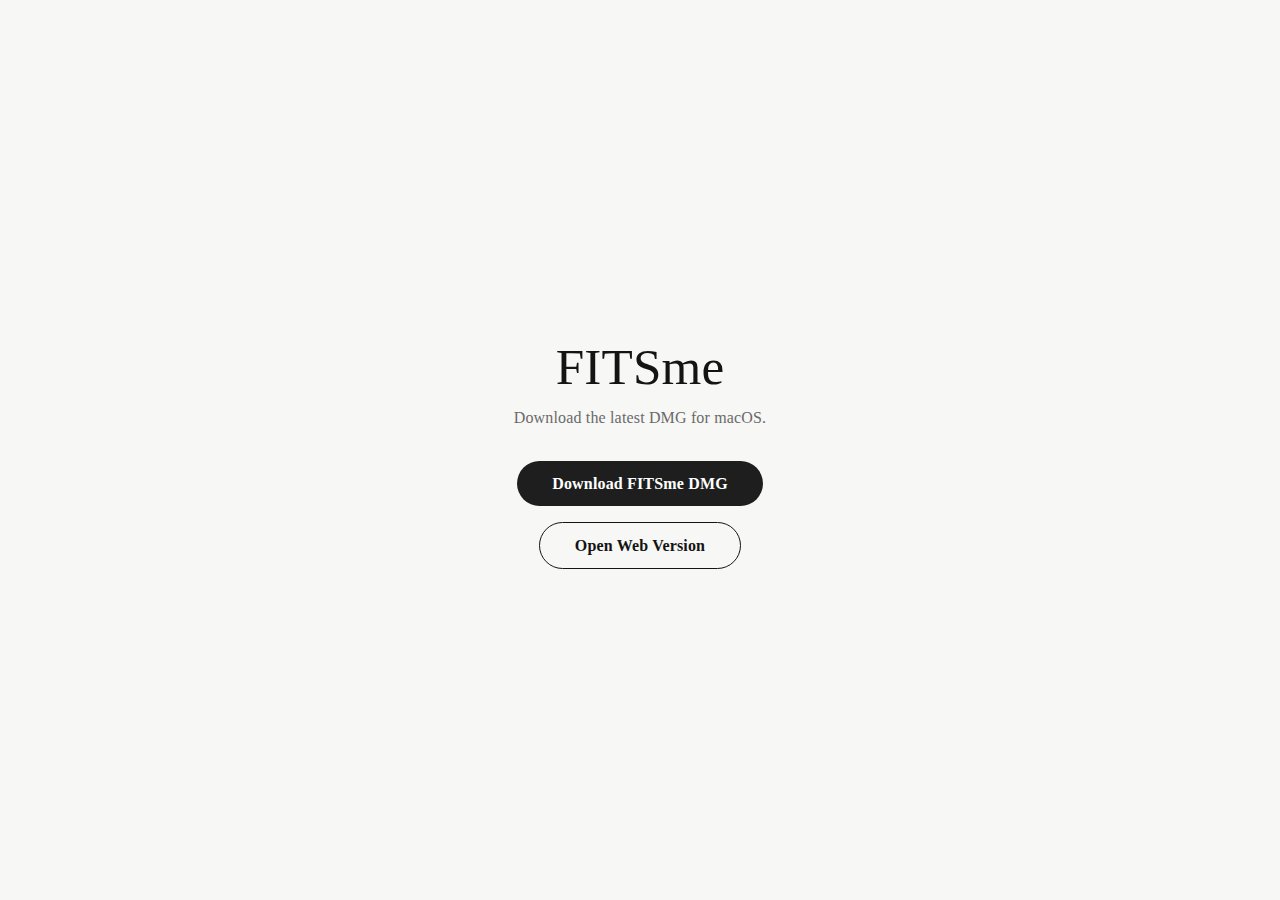
<file: FME/index.html>
<!doctype html>
<html lang="en">
  <head>
    <meta charset="UTF-8" />
    <meta name="viewport" content="width=device-width, initial-scale=1" />
    <title>FITSme</title>
    <style>
      :root {
        color-scheme: light;
        --ink: #141414;
        --muted: #6a6a6a;
        --accent: #1e1e1e;
        --bg: #f7f7f5;
      }

      * {
        box-sizing: border-box;
        margin: 0;
        padding: 0;
      }

      body {
        min-height: 100vh;
        display: grid;
        place-items: center;
        background: var(--bg);
        font-family: "Times New Roman", Times, serif;
        color: var(--ink);
        letter-spacing: 0.01em;
      }

      main {
        width: min(640px, 90vw);
        padding: 4rem 2.5rem 3.5rem;
        text-align: center;
      }

      h1 {
        font-size: clamp(2.2rem, 4vw, 3.2rem);
        font-weight: 400;
        line-height: 1.1;
      }

      p {
        margin-top: 0.9rem;
        font-size: 1rem;
        color: var(--muted);
        max-width: 26rem;
        margin-left: auto;
        margin-right: auto;
      }

      .cta {
        margin-top: 2.1rem;
        display: flex;
        flex-direction: column;
        align-items: center;
        gap: 1rem;
      }

      .cta a {
        display: inline-flex;
        align-items: center;
        justify-content: center;
        padding: 0.85rem 2.2rem;
        border-radius: 999px;
        font-size: 1rem;
        font-weight: 600;
        text-decoration: none;
        color: #fff;
        background: var(--accent);
        transition: transform 120ms ease, opacity 120ms ease;
        width: fit-content;
      }

      .cta a.secondary {
        background: transparent;
        color: var(--ink);
        border: 1px solid var(--ink);
      }

      .cta a:hover {
        transform: translateY(-1px);
        opacity: 0.9;
      }

      .cta a:focus-visible {
        outline: 2px solid var(--ink);
        outline-offset: 4px;
      }

      @media (max-width: 520px) {
        main {
          padding: 3.2rem 1.8rem 2.8rem;
        }
      }
    </style>
  </head>
  <body>
    <main>
      <h1>FITSme</h1>
      <p>
        Download the latest DMG for macOS.
      </p>
      <div class="cta">
        <a href="https://raw.githubusercontent.com/hkrizic/FITSme/main/FITSme.dmg" download="FITSme.dmg">Download FITSme DMG</a>
        <a href="Masking.html" class="secondary">Open Web Version</a>
      </div>
    </main>
  </body>
</html>
</file>
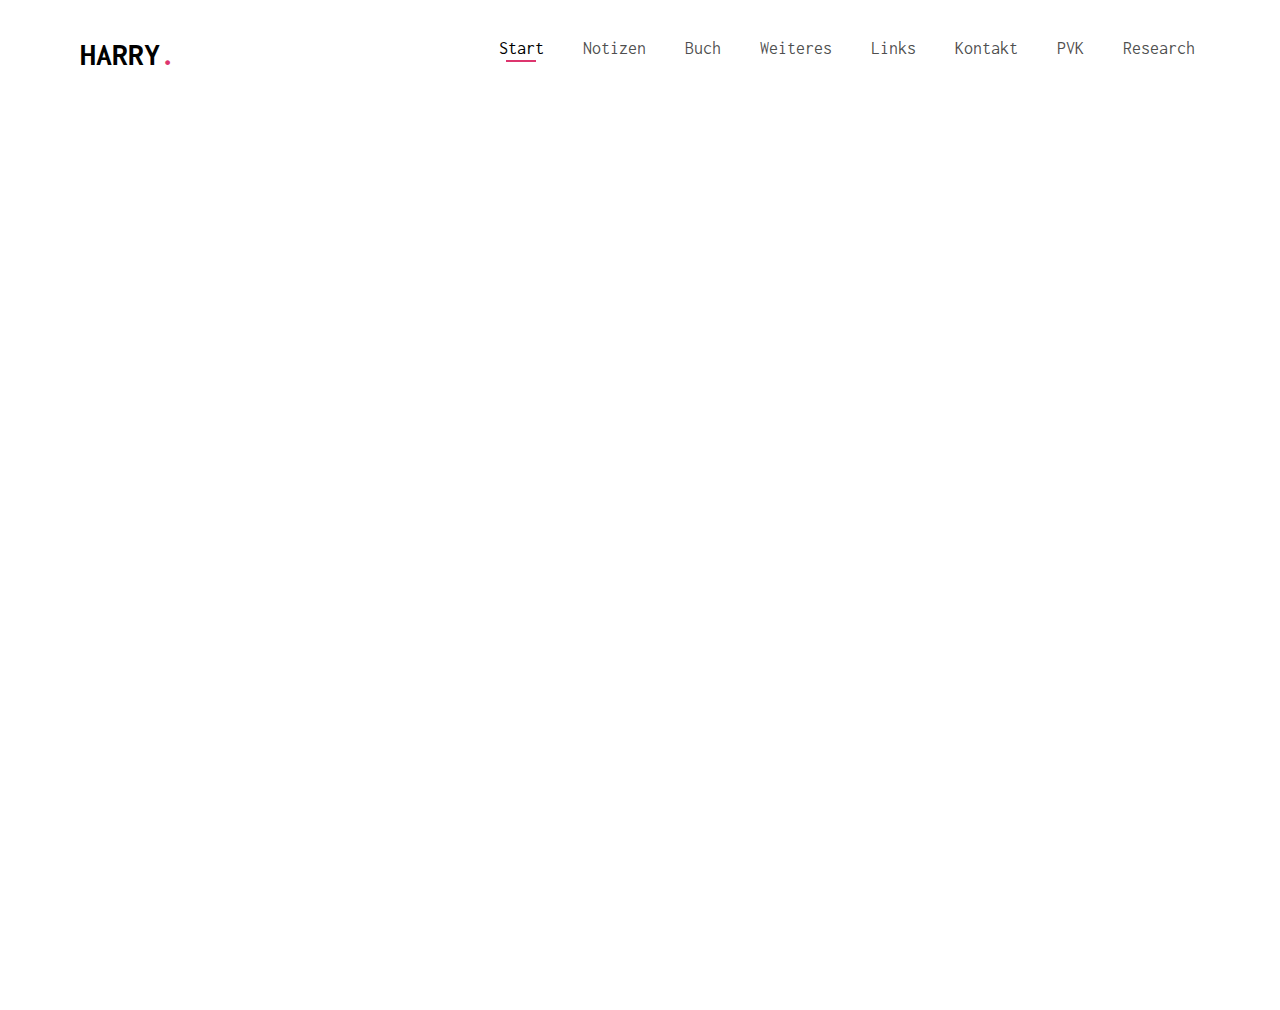
<file: teaching/index.html>
<!DOCTYPE HTML>
<html lang="de">
	<head>
	<link rel="icon" href="icon.png" type="image/png">
	<meta charset="utf-8">
	<meta http-equiv="X-UA-Compatible" content="IE=edge">
	<title>Harry</title>
	<meta name="viewport" content="width=device-width, initial-scale=1">
	<meta name="description" content="Übungsstunden" />
	<meta name="keywords" content="" />
	<meta name="author" content="Hrvoje Krizic" />


	<meta property="og:title" content=""/>
	<meta property="og:image" content=""/>
	<meta property="og:url" content=""/>
	<meta property="og:site_name" content=""/>
	<meta property="og:description" content=""/>
	<meta name="twitter:title" content="" />
	<meta name="twitter:image" content="" />
	<meta name="twitter:url" content="" />
	<meta name="twitter:card" content="" />

	<!-- <link href="https://fonts.googleapis.com/css?family=Work+Sans:300,400,500,700,800" rel="stylesheet">	 -->
	<link href="https://fonts.googleapis.com/css?family=Inconsolata:400,700" rel="stylesheet">
	
	<!-- Animate.css -->
	<link rel="stylesheet" href="css/animate.css">
	<!-- Icomoon Icon Fonts-->
	<link rel="stylesheet" href="css/icomoon.css">
	<!-- Bootstrap  -->
	<link rel="stylesheet" href="css/bootstrap.css">
	<!-- Flexslider  -->
	<link rel="stylesheet" href="css/flexslider.css">

	<!-- Theme style  -->
	<link rel="stylesheet" href="css/stylev1_6.css">

	<!-- Modernizr JS -->
	<script src="js/modernizr-2.6.2.min.js"></script>
	<!-- FOR IE9 below -->
	<!--[if lt IE 9]>
	<script src="js/respond.min.js"></script>
	<![endif]-->

	</head>
	<body style='overflow: hidden;'>
	<div class="fh5co-loader"></div>
	
	<div id="page" style="overflow: hidden;">
	<nav class="fh5co-nav" role="navigation">
		<div class="top-menu">
			<div class="container">
				<div class="row">
					<div class="col-xs-2">
						<div id="fh5co-logo"><a href="index.html" class="mediaonlylogo">Harry<span>.</span></a></div>
					</div>
					<div class="col-xs-10 text-right menu-1">
						<ul>
							<li class="active"><a href="index.html">Start</a></li>
							<li><a href="FS2025.html">Notizen</a></li>
							<!--<li class="has-dropdown">
								<a href="private.html">Blog</a>
								<ul class="dropdown">
									<li><a href="#">Web Design</a></li>
									<li><a href="#">eCommerce</a></li>
									<li><a href="#">Branding</a></li>
									<li><a href="#">API</a></li>
								</ul>
							</li>-->
							<li><a href="skripte.html">Buch</a></li>
							<li><a href="weiteres_mathe.html">Weiteres</a></li>
							<li><a href="links.html">Links</a></li>
							<li><a href="mailto:krizic.hrvoje@outlook.com">Kontakt</a></li>
							<li><a href="PVKFS2025.html">PVK</a></li>
							<li><a href="https://hkrizic.github.io">Research</a></li>
						</ul>
					</div>
				</div>
				
			</div>
		</div>
	</nav>

	<header id="fh5co-header" class="fh5co-cover js-fullheight" role="banner">
<!--
		<div class="overlay"></div>
		Overlay-Popup
		<div id="overlay" class="overlay">
			<div class="overlay-content">
				<a href="#" class="close-btn">&times;</a>
				<h2>Buchveröffentlichung!</h2>
				<p>Mein neues (und erstes) Buch ist endlich da! <br><br>
					<a href="https://link.springer.com/book/10.1007/978-3-662-69221-9" class="download-btn">Hier geht's zum Download!</a>
				</p>
			</div>
		</div>
		Ende Overlay-Popup -->
		<div class="container">

				<div class="text-center">
					<div class="box-middle">
						<h1 class="justphone">Harry<span>.</span></h1>
						<div class="display-tc animate-box typewriter mediaonly" data-animate-effect="fadeIn">
							<h1>Harry's Übungsstunde!</h1>
							<h2>ETH Zürich</h2>

							<p><a class="btn btn-primary btn-lg btn-demo" href="FS2025.html">Notizen</a> <a class="btn btn-primary btn-lg btn-learn" href="mailto:krizic.hrvoje@outlook.com">Kontakt</a></p>
						</div>

					</div>
				</div>

		</div>
	</header>
	</div>


	<div class="gototop js-top">
		<a href="#" class="js-gotop"><i class="icon-arrow-up22"></i></a>
	</div>
</body>
	<!-- jQuery -->
	<script src="js/jquery.min.js"></script>
	<!-- jQuery Easing -->
	<script src="js/jquery.easing.1.3.js"></script>
	<!-- Bootstrap -->
	<script src="js/bootstrap.min.js"></script>
	<!-- Waypoints -->
	<script src="js/jquery.waypoints.min.js"></script>
	<!-- Flexslider -->
	<script src="js/jquery.flexslider-min.js"></script>
	<!-- Main -->
	<script src="js/main.js"></script>
	<!-- Confetti :)-->
	<!--
		<script src="confetti.js"></script>
		<script>
			const start = () => {
				setTimeout(function() {
					confetti.start()
				}, 500);
			};
			const stop = () => {
				setTimeout(function() {
					confetti.stop()
				}, 4000);
			};
			start();
			stop();
		</script>
	-->
		<!-- -->
		<!-- JavaScript für das Overlay -->
		<script>
			// Zeige das Overlay beim Laden der Seite
			window.onload = function() {
				document.getElementById('overlay').style.display = 'block';
			};

			// Schließe das Overlay, wenn auf das "X" geklickt wird
			document.querySelector('.close-btn').addEventListener('click', function(e) {
				e.preventDefault();
				document.getElementById('overlay').style.display = 'none';
			});
		</script>
</html>
</file>
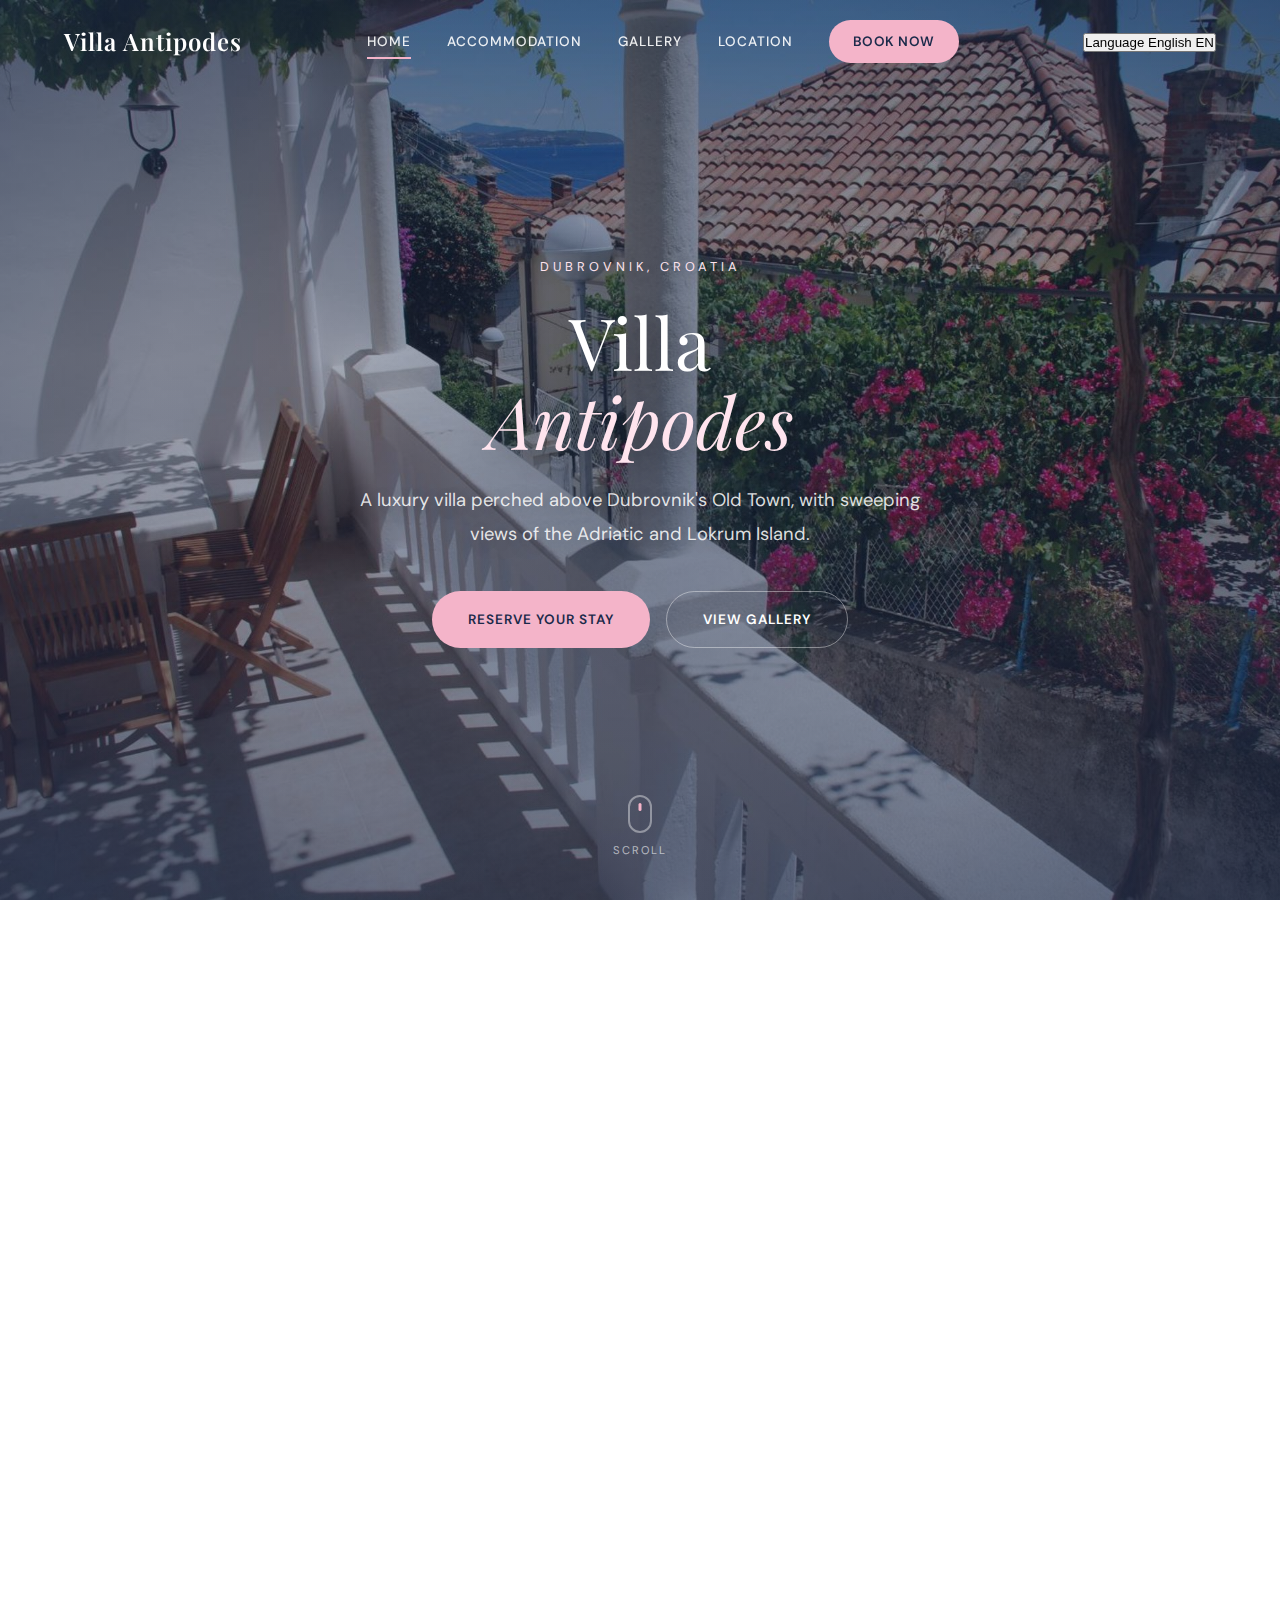
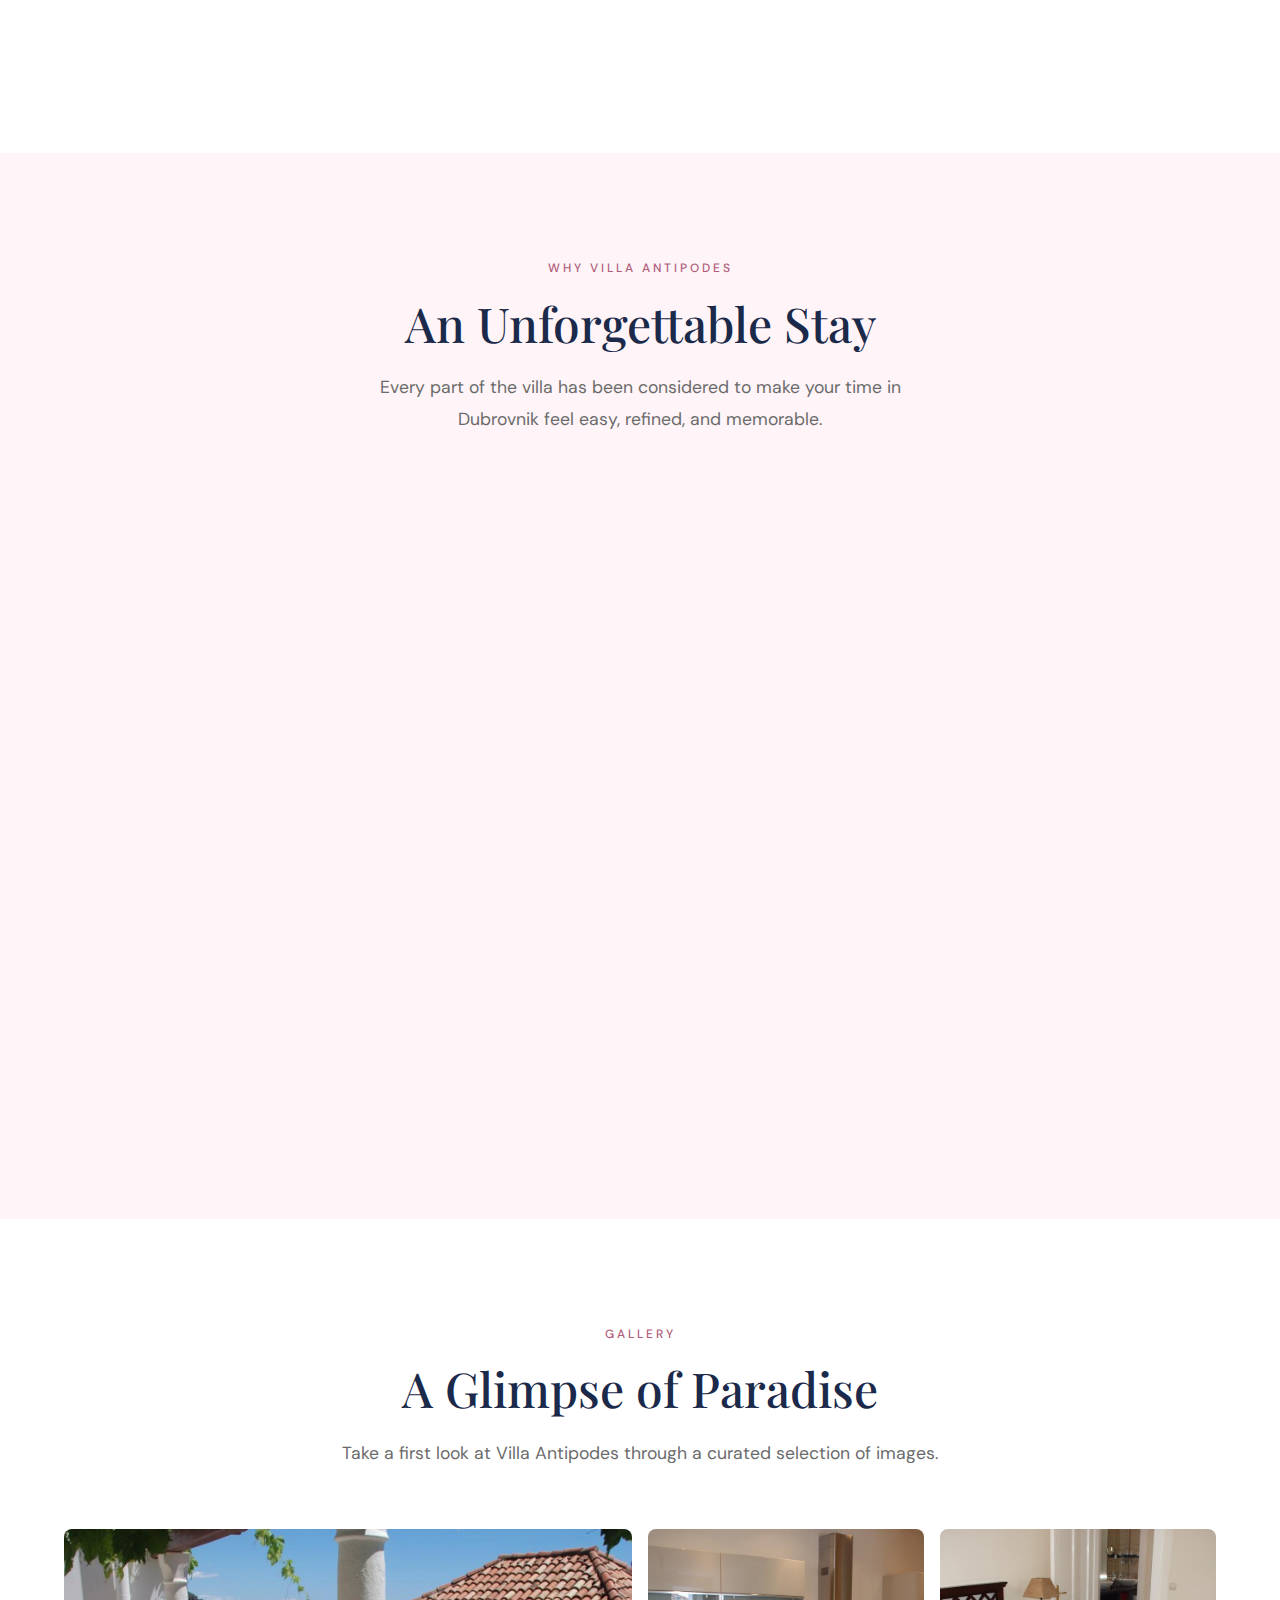
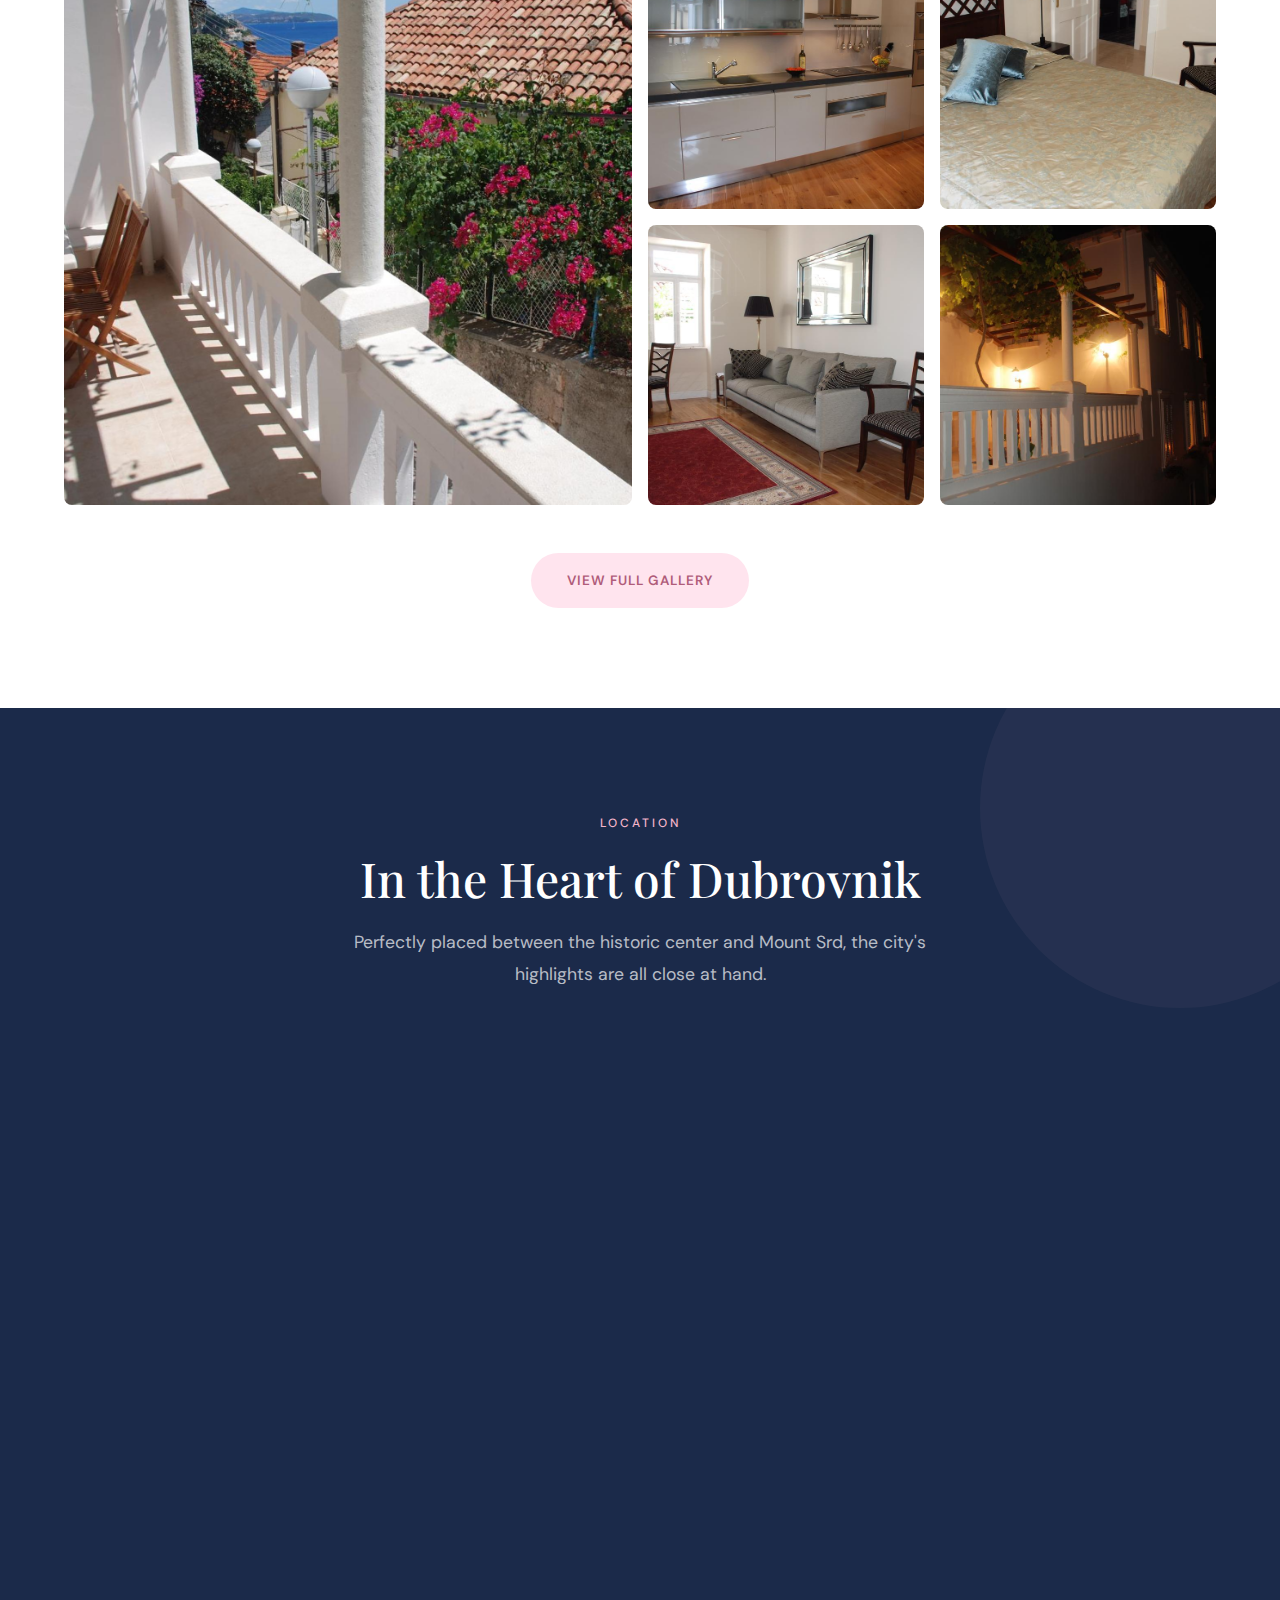
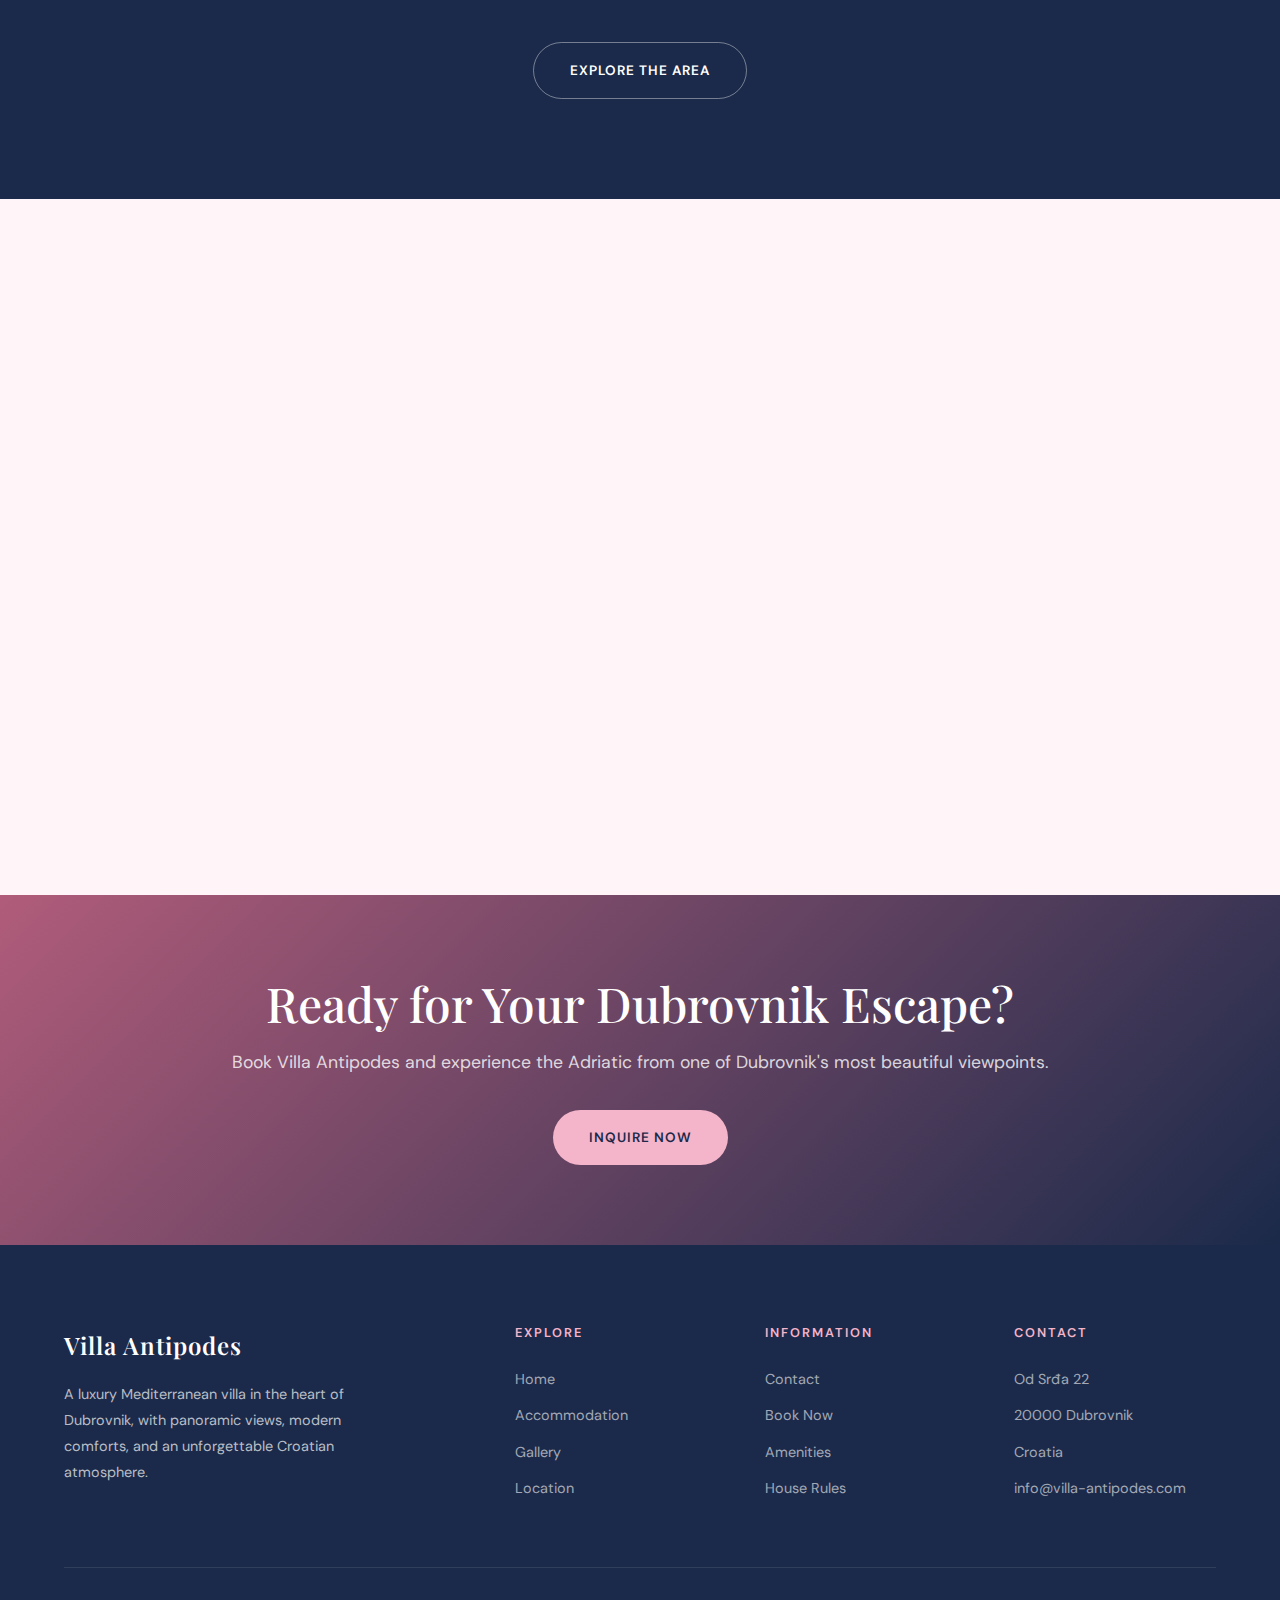
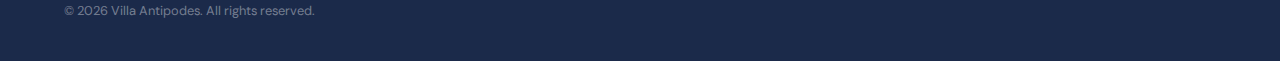
<file: VillaAntipodes/index.html>
<!DOCTYPE html>
<html lang="en">
<head>
  <meta charset="UTF-8">
  <meta name="viewport" content="width=device-width, initial-scale=1.0">
  <title data-i18n="meta_home_title">Villa Antipodes | Luxury Villa in Dubrovnik, Croatia</title>
  <meta name="description" content="Villa Antipodes - A stunning 3-bedroom villa just 5 minutes from Dubrovnik's Old Town with breathtaking views of the Adriatic Sea and Lokrum Island." data-i18n-content="meta_home_description">
  <link rel="icon" href="data:image/svg+xml,%3Csvg xmlns='http://www.w3.org/2000/svg' viewBox='0 0 64 64'%3E%3Crect x='4' y='4' width='56' height='56' rx='18' fill='%231b2a4a'/%3E%3Ccircle cx='32' cy='20.5' r='7.5' fill='%23f4b4c9'/%3E%3Ccircle cx='43.5' cy='32' r='7.5' fill='%23f4b4c9'/%3E%3Ccircle cx='32' cy='43.5' r='7.5' fill='%23f4b4c9'/%3E%3Ccircle cx='20.5' cy='32' r='7.5' fill='%23f4b4c9'/%3E%3Ccircle cx='32' cy='32' r='5.5' fill='%23c67b5c'/%3E%3C/svg%3E" type="image/svg+xml">
  <link rel="mask-icon" href="images/safari-pinned-tab.svg" color="#B05C7A">
  <meta name="theme-color" content="#1B2A4A">
  <link rel="preconnect" href="https://fonts.googleapis.com">
  <link rel="preconnect" href="https://fonts.gstatic.com" crossorigin>
  <link href="https://fonts.googleapis.com/css2?family=DM+Sans:wght@400;500;600;700&family=Playfair+Display:ital,wght@0,400;0,500;0,600;1,400;1,500&display=swap" rel="stylesheet">
  <link rel="stylesheet" href="css/style.css">
</head>
<body>

  <!-- Navigation -->
  <nav class="navbar" id="navbar">
    <div class="container">
      <a href="index.html" class="nav-logo">Villa Antipodes</a>
      <div class="nav-links" id="navLinks">
        <a href="index.html" class="active" data-i18n="nav_home">Home</a>
        <a href="accommodation.html" data-i18n="nav_accommodation">Accommodation</a>
        <a href="gallery.html" data-i18n="nav_gallery">Gallery</a>
        <a href="location.html" data-i18n="nav_location">Location</a>
        <a href="contact.html" class="nav-cta" data-i18n="nav_book">Book Now</a>
      </div>
      <div class="nav-tools">
        <div class="lang-switcher" data-lang-switcher>
          <button class="lang-switcher-trigger" type="button" aria-expanded="false" aria-haspopup="true" aria-label="Language" data-i18n-aria-label="language_selector_label">
            <span class="lang-switcher-copy">
              <span class="lang-switcher-label" data-i18n="language_selector_label">Language</span>
              <span class="lang-switcher-current" data-lang-current>English</span>
            </span>
            <span class="lang-switcher-code" data-lang-current-code>EN</span>
            <span class="lang-switcher-chevron" aria-hidden="true"></span>
          </button>
          <div class="lang-switcher-menu" data-lang-menu hidden>
            <p class="lang-switcher-menu-title" data-i18n="language_selector_label">Language</p>
            <div class="lang-switcher-options" data-lang-options></div>
          </div>
        </div>
        <button class="nav-toggle" id="navToggle" type="button" aria-expanded="false" aria-controls="navLinks" aria-label="Toggle navigation">
          <span></span><span></span><span></span>
        </button>
      </div>
    </div>
  </nav>

  <!-- Hero Section -->
  <section class="hero">
    <div class="hero-bg" style="background-image: url('images/gallery-5.jpg')"></div>
    <div class="hero-content">
      <span class="hero-label" data-i18n="hero_label">Dubrovnik, Croatia</span>
      <h1 class="hero-title" data-i18n-html="hero_title">Villa<br><em>Antipodes</em></h1>
      <p class="hero-text" data-i18n="hero_subtitle">A luxury villa perched above Dubrovnik's Old Town, offering breathtaking views of the Adriatic Sea and the island of Lokrum.</p>
      <div class="hero-actions">
        <a href="contact.html" class="btn btn-primary" data-i18n="hero_cta_book">Reserve Your Stay</a>
        <a href="gallery.html" class="btn btn-outline" data-i18n="hero_cta_gallery">View Gallery</a>
      </div>
    </div>
    <div class="scroll-indicator">
      <div class="mouse"></div>
      <span data-i18n="hero_scroll">Scroll</span>
    </div>
  </section>

  <!-- Intro Section -->
  <section class="section intro">
    <div class="container">
      <div class="intro-grid">
        <div class="intro-image fade-up">
          <img src="images/exterior-flowers.jpg" alt="Villa Antipodes exterior with bougainvillea flowers" data-i18n-alt="alt_exterior_flowers">
        </div>
        <div class="fade-up">
          <span class="section-label" data-i18n="welcome_label">Welcome</span>
          <h2 class="section-title" data-i18n="welcome_title">Your Home in the Pearl of the Adriatic</h2>
          <p class="section-subtitle" data-i18n="welcome_desc1">Villa Antipodes is a beautifully renovated Mediterranean villa nestled in the hillside above Dubrovnik's iconic Old Town. With its white stone walls, sun-drenched terraces, and panoramic sea views, it offers the perfect retreat for travelers seeking authentic Croatian charm with modern luxury.</p>
          <div class="blossom-divider">
            <span class="blossom-icon" aria-hidden="true"></span>
          </div>
          <p class="section-subtitle" data-i18n="welcome_desc2">Just a five-minute walk from the ancient city walls, the villa blends effortless elegance with an unbeatable location &mdash; your gateway to the wonders of Dubrovnik.</p>
          <div class="intro-stats">
            <div class="intro-stat">
              <div class="intro-stat-number" data-i18n="stat_bedrooms_num">3</div>
              <div class="intro-stat-label" data-i18n="stat_bedrooms">Bedrooms</div>
            </div>
            <div class="intro-stat">
              <div class="intro-stat-number" data-i18n="stat_guests_num">6</div>
              <div class="intro-stat-label" data-i18n="stat_guests">Guests</div>
            </div>
            <div class="intro-stat">
              <div class="intro-stat-number" data-i18n="stat_rating_num">9.2</div>
              <div class="intro-stat-label" data-i18n="stat_rating">Rating</div>
            </div>
            <div class="intro-stat">
              <div class="intro-stat-number" data-i18n="stat_oldtown_num">5 min</div>
              <div class="intro-stat-label" data-i18n="stat_oldtown">To Old Town</div>
            </div>
          </div>
        </div>
      </div>
    </div>
  </section>

  <!-- Features Section -->
  <section class="section features">
    <div class="container text-center">
      <span class="section-label" data-i18n="features_label">Why Villa Antipodes</span>
      <h2 class="section-title" data-i18n="features_title">An Unforgettable Experience</h2>
      <p class="section-subtitle" data-i18n="features_subtitle">Every detail has been thoughtfully curated to make your stay extraordinary.</p>
      <div class="features-grid">
        <div class="feature-card fade-up">
          <div class="feature-icon">01</div>
          <h3 data-i18n="feat_views_title">Stunning Views</h3>
          <p data-i18n="feat_views_desc">Wake up to panoramic vistas of the terracotta rooftops of Old Town, the crystal Adriatic Sea, and the lush island of Lokrum.</p>
        </div>
        <div class="feature-card fade-up">
          <div class="feature-icon">02</div>
          <h3 data-i18n="feat_location_title">Prime Location</h3>
          <p data-i18n="feat_location_desc">Just 550 meters from Dubrovnik's ancient city walls and a 5-minute walk to the UNESCO World Heritage Old Town.</p>
        </div>
        <div class="feature-card fade-up">
          <div class="feature-icon">03</div>
          <h3 data-i18n="feat_comfort_title">Modern Comfort</h3>
          <p data-i18n="feat_comfort_desc">Fully equipped designer kitchen, air conditioning, free Wi-Fi, and elegantly furnished interiors with a perfect blend of old and new.</p>
        </div>
        <div class="feature-card fade-up">
          <div class="feature-icon">04</div>
          <h3 data-i18n="feat_terrace_title">Private Terrace</h3>
          <p data-i18n="feat_terrace_desc">Enjoy alfresco dining on the sun-drenched terrace surrounded by Mediterranean plants and bougainvillea, complete with BBQ facilities.</p>
        </div>
        <div class="feature-card fade-up">
          <div class="feature-icon">05</div>
          <h3 data-i18n="feat_beach_title">Beach Access</h3>
          <p data-i18n="feat_beach_desc">The nearest beach is just a 5-minute walk away. Spend your days swimming in the pristine waters of the Adriatic.</p>
        </div>
        <div class="feature-card fade-up">
          <div class="feature-icon">06</div>
          <h3 data-i18n="feat_service_title">Personal Service</h3>
          <p data-i18n="feat_service_desc">Airport shuttle, grocery shopping assistance, tour booking, and housekeeping &mdash; we take care of everything for you.</p>
        </div>
      </div>
    </div>
  </section>

  <!-- Gallery Preview -->
  <section class="section gallery-preview">
    <div class="container">
      <div class="text-center">
        <span class="section-label" data-i18n="gp_label">Gallery</span>
        <h2 class="section-title" data-i18n="gp_title">A Glimpse of Paradise</h2>
        <p class="section-subtitle" data-i18n="gp_subtitle">Explore the beauty of Villa Antipodes through our collection of photos.</p>
      </div>
      <div class="gallery-grid">
        <div class="gallery-item">
          <img src="images/gallery-5.jpg" alt="Terrace with sea view and flowers" data-i18n-alt="alt_terrace_sea_view">
          <span class="gallery-label" data-i18n="gp_img1">Sun-drenched Terrace</span>
        </div>
        <div class="gallery-item">
          <img src="images/gallery-9.jpg" alt="Modern fully equipped kitchen" data-i18n-alt="alt_designer_kitchen">
          <span class="gallery-label" data-i18n="gp_img2">Designer Kitchen</span>
        </div>
        <div class="gallery-item">
          <img src="images/gallery-7.jpg" alt="Elegant master bedroom" data-i18n-alt="alt_master_bedroom">
          <span class="gallery-label" data-i18n="gp_img3">Master Bedroom</span>
        </div>
        <div class="gallery-item">
          <img src="images/gallery-8.jpg" alt="Comfortable living room" data-i18n-alt="alt_living_room">
          <span class="gallery-label" data-i18n="gp_img4">Living Room</span>
        </div>
        <div class="gallery-item">
          <img src="images/gallery-3.jpg" alt="Villa exterior at night" data-i18n-alt="alt_villa_night">
          <span class="gallery-label" data-i18n="gp_img5">Evening Ambiance</span>
        </div>
      </div>
      <div style="text-align: center; margin-top: 48px;">
        <a href="gallery.html" class="btn btn-blossom" data-i18n="gp_view_all">View Full Gallery</a>
      </div>
    </div>
  </section>

  <!-- Location Preview -->
  <section class="section location">
    <div class="container">
      <div class="text-center">
        <span class="section-label" data-i18n="loc_home_label">Location</span>
        <h2 class="section-title" data-i18n="loc_home_title">In the Heart of Dubrovnik</h2>
        <p class="section-subtitle" data-i18n="loc_home_subtitle">Perfectly positioned between the historic Old Town and the Srd mountain, everything is at your doorstep.</p>
      </div>
      <div class="location-grid">
        <div class="location-distances fade-up">
          <div class="distance-item">
            <div class="distance-icon" aria-hidden="true"></div>
            <div class="distance-info">
              <h4 data-i18n="dist_oldtown">Dubrovnik Old Town</h4>
              <span data-i18n="dist_oldtown_detail">5-minute walk &bull; 450m</span>
            </div>
          </div>
          <div class="distance-item">
            <div class="distance-icon" aria-hidden="true"></div>
            <div class="distance-info">
              <h4 data-i18n="dist_walls">City Walls</h4>
              <span data-i18n="dist_walls_detail">6-minute walk &bull; 550m</span>
            </div>
          </div>
          <div class="distance-item">
            <div class="distance-icon" aria-hidden="true"></div>
            <div class="distance-info">
              <h4 data-i18n="dist_beach">Nearest Beach</h4>
              <span data-i18n="dist_beach_detail">5-minute walk</span>
            </div>
          </div>
          <div class="distance-item">
            <div class="distance-icon" aria-hidden="true"></div>
            <div class="distance-info">
              <h4 data-i18n="dist_cablecar">Srd Cable Car</h4>
              <span data-i18n="dist_cablecar_detail">Walking distance</span>
            </div>
          </div>
          <div class="distance-item">
            <div class="distance-icon" aria-hidden="true"></div>
            <div class="distance-info">
              <h4 data-i18n="dist_airport">Dubrovnik Airport</h4>
              <span data-i18n="dist_airport_detail">24-minute drive</span>
            </div>
          </div>
        </div>
        <div class="location-map fade-up">
          <iframe
            src="https://www.google.com/maps/embed?pb=!1m18!1m12!1m3!1d2872.4!2d18.1078!3d42.6416!2m3!1f0!2f0!3f0!3m2!1i1024!2i768!4f13.1!3m3!1m2!1s0x134c0b28c83df843%3A0x4a38c6e3e5e0e3a0!2sOd%20Sr%C4%91a%2022%2C%2020000%2C%20Dubrovnik%2C%20Croatia!5e0!3m2!1sen!2s!4v1700000000000!5m2!1sen!2s"
            allowfullscreen=""
            loading="lazy"
            title="Villa Antipodes location on map" data-i18n-title="map_location_title">
          </iframe>
        </div>
      </div>
      <div style="text-align: center; margin-top: 48px;">
        <a href="location.html" class="btn btn-outline" data-i18n="loc_home_btn">Explore the Area</a>
      </div>
    </div>
  </section>

  <!-- Testimonial -->
  <section class="section testimonial">
    <div class="container">
      <div class="testimonial-card fade-up">
        <div class="rating-score" data-i18n="review_score">9.2</div>
        <div class="rating-label" data-i18n="review_label">Superb</div>
        <div class="rating-count" data-i18n="review_count">Based on 51 verified reviews</div>
        <div class="rating-stars">&#9733; &#9733; &#9733; &#9733; &#9733;</div>
        <p class="testimonial-quote" data-i18n="review_quote">&ldquo;The villa was spacious, beautifully furnished, and in a brilliant location. The views from the terrace over the Old Town rooftops and out to Lokrum are simply wonderful. We didn't want to leave.&rdquo;</p>
        <span class="testimonial-author" data-i18n="review_author">Recent Guest</span>
      </div>
    </div>
  </section>

  <!-- CTA Banner -->
  <section class="cta-banner">
    <div class="container">
      <h2 class="section-title" data-i18n="home_cta_title">Ready for Your Dubrovnik Escape?</h2>
      <p data-i18n="home_cta_text">Book Villa Antipodes and experience the magic of the Adriatic.</p>
      <a href="contact.html" class="btn btn-primary" data-i18n="home_cta_btn">Inquire Now</a>
    </div>
  </section>

  <!-- Footer -->
  <footer class="footer">
    <div class="container">
      <div class="footer-grid">
        <div class="footer-brand">
          <a href="index.html" class="nav-logo">Villa Antipodes</a>
          <p data-i18n="footer_brand_desc">A luxury Mediterranean villa in the heart of Dubrovnik, offering panoramic views, modern comforts, and an unforgettable Croatian experience.</p>
        </div>
        <div>
          <h4 data-i18n="footer_explore">Explore</h4>
          <div class="footer-links">
            <a href="index.html" data-i18n="nav_home">Home</a>
            <a href="accommodation.html" data-i18n="nav_accommodation">Accommodation</a>
            <a href="gallery.html" data-i18n="nav_gallery">Gallery</a>
            <a href="location.html" data-i18n="nav_location">Location</a>
          </div>
        </div>
        <div>
          <h4 data-i18n="footer_info">Information</h4>
          <div class="footer-links">
            <a href="contact.html" data-i18n="footer_contact_link">Contact</a>
            <a href="contact.html" data-i18n="nav_book">Book Now</a>
            <a href="accommodation.html#amenities" data-i18n="footer_amenities">Amenities</a>
            <a href="accommodation.html#rules" data-i18n="footer_house_rules">House Rules</a>
          </div>
        </div>
        <div>
          <h4 data-i18n="footer_contact_title">Contact</h4>
          <div class="footer-links">
            <a>Od Srđa 22</a>
            <a>20000 Dubrovnik</a>
            <a data-i18n="footer_country">Croatia</a>
            <a href="mailto:info@villa-antipodes.com">info@villa-antipodes.com</a>
          </div>
        </div>
      </div>
      <div class="footer-bottom">
        <span data-i18n="footer_rights">&copy; 2026 Villa Antipodes. All rights reserved.</span>
      </div>
    </div>
  </footer>

  <script src="js/translations.js"></script>
  <script src="js/i18n.js"></script>
  <script src="js/site.js"></script>
  <script>
    // Navbar scroll effect
    const navbar = document.getElementById('navbar');
    window.addEventListener('scroll', () => {
      navbar.classList.toggle('scrolled', window.scrollY > 60);
    });

    // Scroll animations
    const observer = new IntersectionObserver((entries) => {
      entries.forEach(entry => {
        if (entry.isIntersecting) {
          entry.target.classList.add('visible');
        }
      });
    }, { threshold: 0.1, rootMargin: '0px 0px -50px 0px' });

    document.querySelectorAll('.fade-up').forEach(el => observer.observe(el));
  </script>

</body>
</html>
</file>
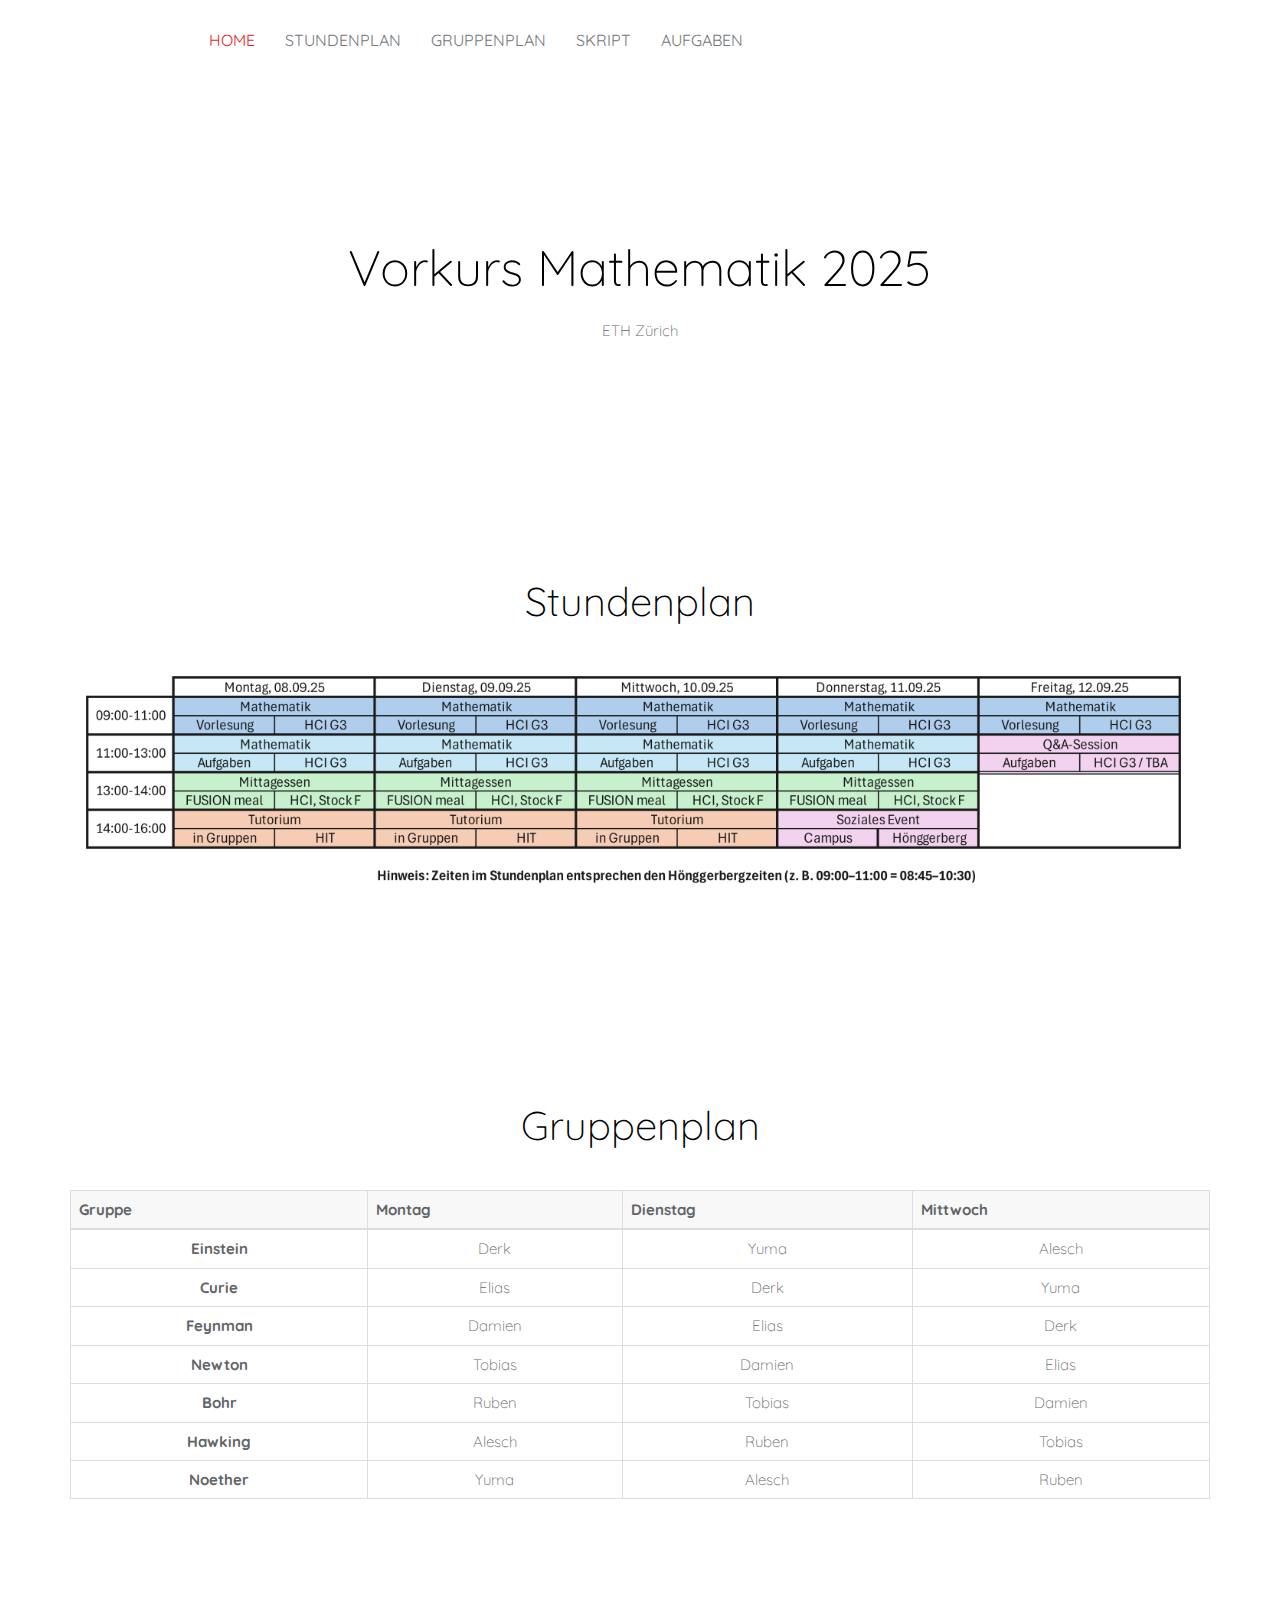
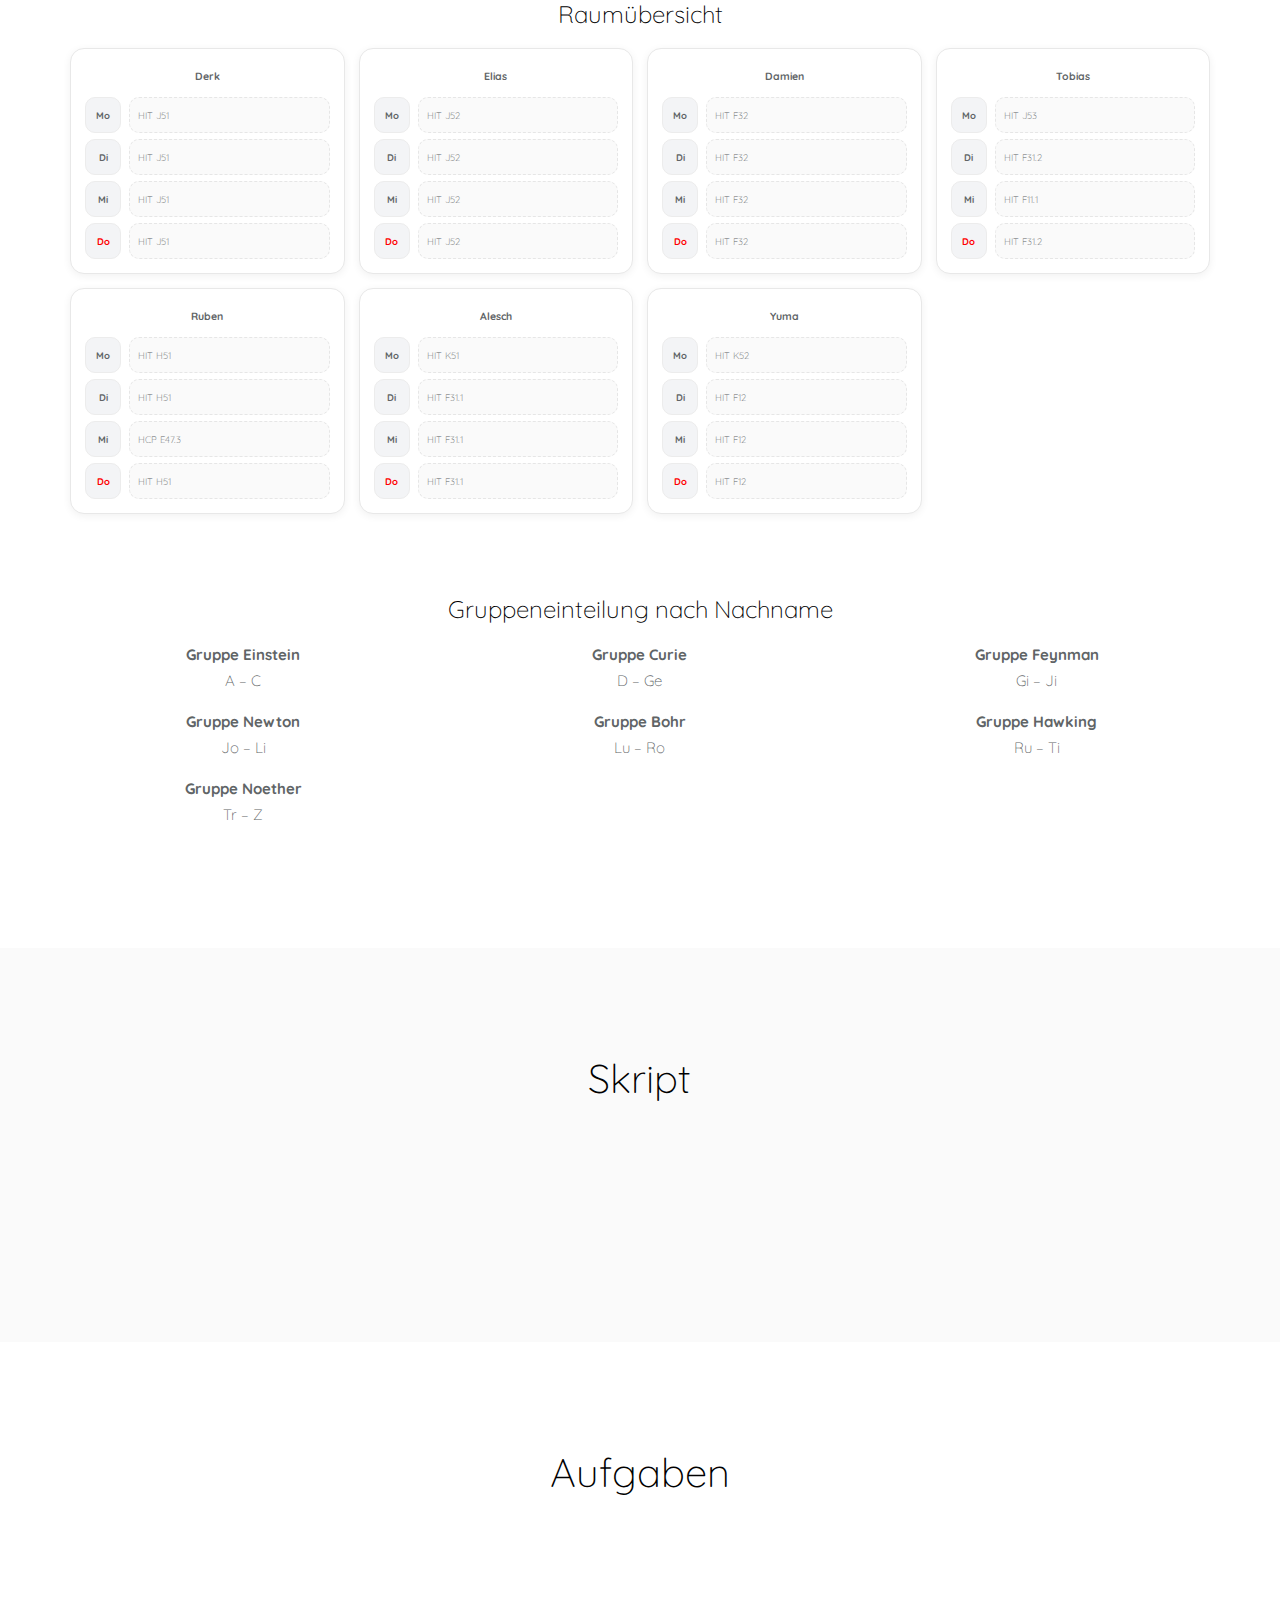
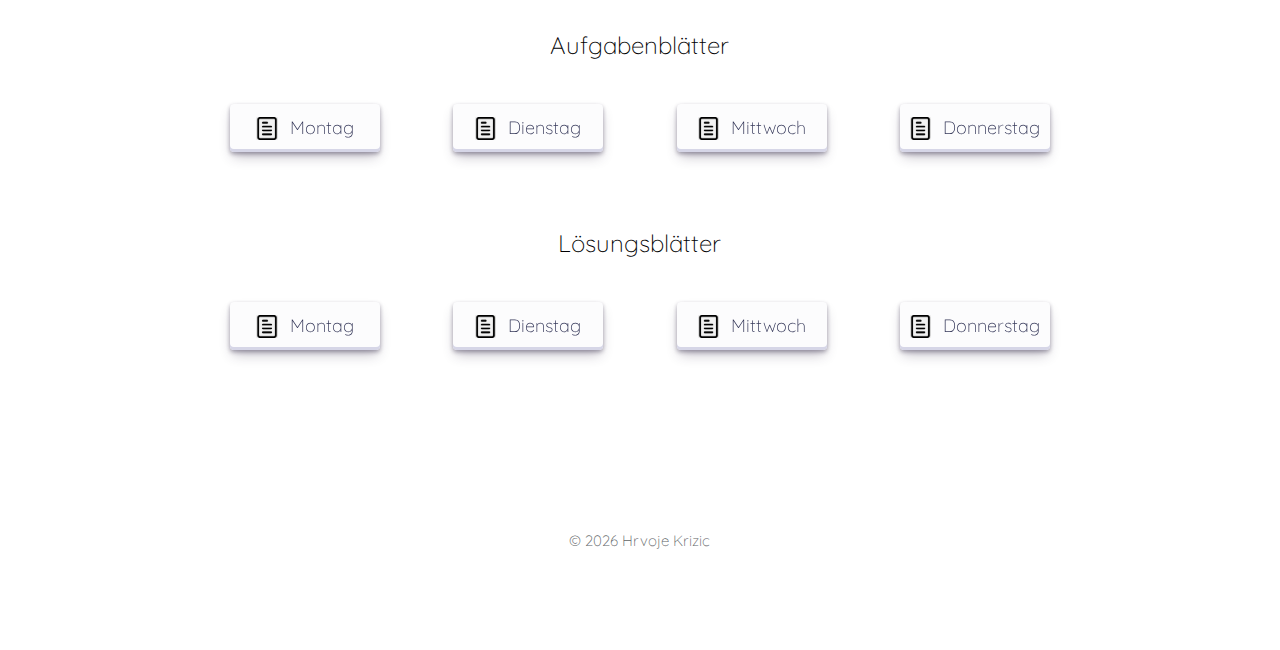
<file: Vorkurs/index.html>
<!DOCTYPE html>
<!--[if lt IE 7]>      <html class="no-js lt-ie9 lt-ie8 lt-ie7"> <![endif]-->
<!--[if IE 7]>         <html class="no-js lt-ie9 lt-ie8"> <![endif]-->
<!--[if IE 8]>         <html class="no-js lt-ie9"> <![endif]-->
<!--[if gt IE 8]><!--> <html class="no-js"> <!--<![endif]-->
	<head>
	<meta charset="utf-8">
	<meta http-equiv="X-UA-Compatible" content="IE=edge">
	<title>Vorkurs Mathematik</title>
	<meta name="viewport" content="width=device-width, initial-scale=1">
	<meta name="description" content="Vorkurs Mathematik" />
	<meta name="keywords" content="Vorkurs,Mathematik" />
	<meta name="author" content="Vorkurs Mathematik" />


  <!-- Facebook and Twitter integration -->
	<meta property="og:title" content=""/>
	<meta property="og:image" content=""/>
	<meta property="og:url" content=""/>
	<meta property="og:site_name" content=""/>
	<meta property="og:description" content=""/>
	<meta name="twitter:title" content="" />
	<meta name="twitter:image" content="" />
	<meta name="twitter:url" content="" />
	<meta name="twitter:card" content="" />

	<!-- Place favicon.ico and apple-touch-icon.png in the root directory -->
	<link rel="shortcut icon" href="images/eth.jpeg">
		<link rel="preconnect" href="https://fonts.googleapis.com">
		<link rel="preconnect" href="https://fonts.gstatic.com" crossorigin>
		<link href="https://fonts.googleapis.com/css2?family=Quicksand:wght@300;400;500;600;700&display=swap" rel="stylesheet">
	<!-- Google Webfonts -->
		<link href='http://fonts.googleapis.com/css?family=Roboto:400,300,100,500' rel='stylesheet' type='text/css'>
	<link href='http://fonts.googleapis.com/css?family=Roboto+Slab:400,300,100,500' rel='stylesheet' type='text/css'>
	
	<!-- Animate.css -->
		<link rel="stylesheet" href="css/style.css">
	<link rel="stylesheet" href="css/animate.css">
	<!-- Icomoon Icon Fonts-->
	<link rel="stylesheet" href="css/icomoon.css">
	<!-- Simple Line Icons -->
	<link rel="stylesheet" href="css/simple-line-icons.css">
	<!-- Theme Style -->

	<!-- Modernizr JS -->
	<script src="js/modernizr-2.6.2.min.js"></script>
	<!-- FOR IE9 below -->
	<!--[if lt IE 9]>
	<script src="js/respond.min.js"></script>
	<![endif]-->
	</head>
	<body style="font-family: 'Quicksand', sans-serif;">
		
	<header id="fh5co-header" role="banner">
		<nav class="navbar navbar-default" role="navigation">
			<div class="container">
				<div class="row">
					<div class="col-md-10 col-md-offset-1">
						<div class="navbar-header">
						<div id="fh5co-navbar" class="navbar-collapse collapse" style="font-family: 'Quicksand', sans-serif;">
							<ul class="nav navbar-nav navbar-right" style="font-family: 'Quicksand', sans-serif;">
								<li class="active"><a href="index.html" style="font-family: 'Quicksand', sans-serif;"><span>Home <span class="border"></span></span></a></li>
								<li><a href="#stundenplan" class="sliding-link" style="font-family: 'Quicksand', sans-serif;"><span>Stundenplan <span class="border"></span></span></a></li>
								<li><a href="#gruppenplan" class="sliding-link" style="font-family: 'Quicksand', sans-serif;"><span>Gruppenplan <span class="border"></span></span></a></li>
								<li><a href="#skript" class="sliding-link" style="font-family: 'Quicksand', sans-serif;"><span>Skript <span class="border"></span></span></a></li>
								<li><a href="#aufgaben" class="sliding-link" style="font-family: 'Quicksand', sans-serif;"><span>Aufgaben <span class="border"></span></span></a></li>
							</ul>
						</div>
					</div>
				</div>
			</div>
		</nav>
	</header>
	<!-- END .header -->
	
	
	<div id="fh5co-main">
		<div class="fh5co-intro text-center">
			<div class="container">
				<div class="row">
					<div class="col-md-8 col-md-offset-2">
						<h1 class="intro-lead" style="font-family: 'Quicksand', sans-serif;">Vorkurs Mathematik 2025</h1>
						<p class="" style="font-family: 'Quicksand', sans-serif;">ETH Zürich</p>
					</div>
				</div>
			</div>
		</div>
<!--
		<div id="fh5co-services">
			<div class="container">
				<div class="row">
					<div class="col-md-10 col-md-offset-1">
						<div class="row">
							<h2 class="section-lead text-center" style="font-family: 'Quicksand', sans-serif;">Über den Kurs</h2>
							<div class="col-md-12 col-sm-12 col-xs-12 col-xxs-12 fh5co-service">
								<p>
									In diesem Jahr bieten die Departemente D-Math und D-Phys wiederum einen freiwilligen Vorbereitungskurs für Mathematik an, der den Einstieg ins Studium erleichtern soll. Das Angebot ist komplett freiwillig und es werden keine Studieninhalte vorweggenommen.
								</p>

								<ul style="list-style: none; padding-left: 0;">
									<li style="margin-bottom: 20px;">
										<br>
										<h3 style="font-family: 'Quicksand', sans-serif; margin-bottom: 10px;">Vorkurs Mathematik und Soziales Rahmenprogramm</h3>
										<br>

										<p>
											Die Vorkurswoche findet in der Woche <b>8.–12. September 2025</b> statt. Der Fokus liegt darauf, den Übergang von schulischer zu universitärer Mathematik zu erleichtern. Im Zentrum stehen das Verstehen und das Beweisen mathematischer Aussagen.
										</p>
										<p>
											In fünf Vorlesungen mit passenden Übungsaufgaben sowie begleitenden Tutorien wird die universitäre Herangehensweise an Mathematik vermittelt. Durch das zusätzliche soziale Rahmenprogramm, inklusive gemeinsamer Mittagessen und Q&A-Sessions mit Hilfsassistierenden, lernen sich die Teilnehmenden zudem untereinander besser kennen.
										</p>
										<p>
											Für die Teilnahme an diesem Teil ist eine Eigenbeteiligung von 75.- zu entrichten.
										</p>
										<div class="text-center" style="color: red; font-weight: bold;"><a target="_blank" rel="noopener noreferrer" href="https://forms.gle/Z9ZP9hwnf6JWFiDp9">Hier anmelden!</a> </div>
										<p style="margin-top: 10px;">
											Rückfragen an <a href="mailto:vorkurs@phys.ethz.ch">vorkurs@phys.ethz.ch</a>
										</p>
									</li>
								</ul>

								<p style="margin-top: 30px;">
									Als zusätzliches Online-Angebot steht weiterhin der mathematische Brückenkurs zur Verfügung:
									<a href="https://ethz.ch/de/studium/bachelor/studienstart/fachliche-vorbereitung/brush-up-mathematik.html">Link</a>
								</p>
							</div>


						</div>

							<script>
								function toggleContent(contentId, arrowId) {
									const content = document.getElementById(contentId);
									const arrow = document.getElementById(arrowId);

									if (content.style.display === 'none' || content.style.display === '') {
										content.style.display = 'block';
										arrow.style.transform = 'rotate(90deg)';
									} else {
										content.style.display = 'none';
										arrow.style.transform = 'rotate(0deg)';
									}
								}
							</script>

							<div class="clearfix visible-sm-block visible-xs-block"></div>
						</div>
					</div>
				</div>
			</div>
		</div>

-->
		<div id="fh5co-team">
			<div class="container" id="stundenplan">
				<div class="row">
					<h2 class="section-lead text-center" style="font-family: 'Quicksand', sans-serif;">Stundenplan</h2>
					<div class="col-md-12 text-center">
						<img style="width: 99%" src="2025/Stundenplan_Vorkurs.png">
					</div>
				</div>
			</div>
		</div>
	<div id="fh5co-team">

		<div class="container" id="gruppenplan">
			<div class="row">
				<h2 class="section-lead text-center" style="font-family: 'Quicksand', sans-serif;">Gruppenplan</h2>
				<div class="col-md-12">
					<div class="table-responsive">
						<table class="table table-bordered text-center" style="font-family: 'Quicksand', sans-serif; background-color: white;">
							<thead style="background-color: #f0f0f0; font-weight: bold;">
							<tr>
								<th>Gruppe</th>
								<th>Montag</th>
								<th>Dienstag</th>
								<th>Mittwoch</th>
							</tr>
							</thead>
							<tbody>
							<tr>
								<td><b>Einstein</b></td>
								<td>Derk</td>
								<td>Yuma</td>
								<td>Alesch</td>
							</tr>
							<tr>
								<td><b>Curie</b></td>
								<td>Elias</td>
								<td>Derk</td>
								<td>Yuma</td>
							</tr>
							<tr>
								<td><b>Feynman</b></td>
								<td>Damien</td>
								<td>Elias</td>
								<td>Derk</td>
							</tr>
							<tr>
								<td><b>Newton</b></td>
								<td>Tobias</td>
								<td>Damien</td>
								<td>Elias</td>
							</tr>
							<tr>
								<td><b>Bohr</b></td>
								<td>Ruben</td>
								<td>Tobias</td>
								<td>Damien</td>
							</tr>
							<tr>
								<td><b>Hawking</b></td>
								<td>Alesch</td>
								<td>Ruben</td>
								<td>Tobias</td>
							</tr>
							<tr>
								<td><b>Noether</b></td>
								<td>Yuma</td>
								<td>Alesch</td>
								<td>Ruben</td>
							</tr>
							</tbody>
						</table>
					</div>
					<br>
					<br>
					<!-- Raumübersicht -->
					<div style="margin-top: 30px;">
						<h3 class="text-center" style="font-family: 'Quicksand', sans-serif;">Raumübersicht</h3>

						<style>
							.raum-container {
								display: grid;
								grid-template-columns: repeat(auto-fit, minmax(260px, 1fr));
								gap: 14px;
								margin-top: 20px;
							}
							.raum-card {
								font-family: 'Quicksand', sans-serif;
								background: #fff;
								border: 1px solid #e8e8e8;
								border-radius: 14px;
								padding: 14px;
								box-shadow: 0 2px 8px rgba(0,0,0,0.06);
							}
							.raum-name {
								font-weight: 700;
								font-size: 1.05rem;
								margin-bottom: 8px;
							}
							.week-grid {
								display: grid;
								grid-template-columns: 36px 1fr;
								row-gap: 6px;
								column-gap: 8px;
								align-items: start;
								font-size: 0.95rem;
							}
							.tag {
								font-weight: 700;
								background: #f3f4f6;
								border: 1px solid #ececec;
								border-radius: 10px;
								padding: 4px 6px;
								text-align: center;
								min-width: 36px;
							}
							.raum {
								background: #fafafa;
								border: 1px dashed #e6e6e6;
								border-radius: 10px;
								padding: 4px 8px;
								min-height: 30px;
								display: flex;
								align-items: center;
							}
							.redcolor{
								color: red;
							}
						</style>
					<div class="raum-container">
						<!-- Derk -->
						<div class="raum-card">
							<div class="raum-name">Derk</div>
							<div class="week-grid">
								<div class="tag">Mo</div><div class="raum">HIT J51</div>
								<div class="tag">Di</div><div class="raum empty">HIT J51</div>
								<div class="tag">Mi</div><div class="raum empty">HIT J51</div>
								<div class="tag redcolor">Do</div><div class="raum empty">HIT J51</div>
							</div>
						</div>

						<!-- Elias -->
						<div class="raum-card">
							<div class="raum-name">Elias</div>
							<div class="week-grid">
								<div class="tag">Mo</div><div class="raum">HIT J52</div>
								<div class="tag">Di</div><div class="raum empty">HIT J52</div>
								<div class="tag">Mi</div><div class="raum empty">HIT J52</div>
								<div class="tag redcolor">Do</div><div class="raum empty">HIT J52</div>
							</div>
						</div>

						<!-- Damien -->
						<div class="raum-card">
							<div class="raum-name">Damien</div>
							<div class="week-grid">
								<div class="tag">Mo</div><div class="raum">HIT F32</div>
								<div class="tag">Di</div><div class="raum empty">HIT F32</div>
								<div class="tag">Mi</div><div class="raum empty">HIT F32</div>
								<div class="tag redcolor">Do</div><div class="raum empty">HIT F32</div>
							</div>
						</div>

						<!-- Tobias -->
						<div class="raum-card">
							<div class="raum-name">Tobias</div>
							<div class="week-grid">
								<div class="tag">Mo</div><div class="raum">HIT J53</div>
								<div class="tag">Di</div><div class="raum">HIT F31.2</div>
								<div class="tag">Mi</div><div class="raum">HIT F11.1</div>
								<div class="tag redcolor">Do</div><div class="raum">HIT F31.2</div>
							</div>
						</div>

						<!-- Ruben -->
						<div class="raum-card">
							<div class="raum-name">Ruben</div>
							<div class="week-grid">
								<div class="tag">Mo</div><div class="raum">HIT H51</div>
								<div class="tag">Di</div><div class="raum">HIT H51</div>
								<div class="tag">Mi</div><div class="raum">HCP E47.3</div>
								<div class="tag redcolor">Do</div><div class="raum">HIT H51</div>
							</div>
						</div>

						<!-- Alesch -->
						<div class="raum-card">
							<div class="raum-name">Alesch</div>
							<div class="week-grid">
								<div class="tag">Mo</div><div class="raum">HIT K51</div>
								<div class="tag">Di</div><div class="raum">HIT F31.1</div>
								<div class="tag">Mi</div><div class="raum">HIT F31.1</div>
								<div class="tag redcolor">Do</div><div class="raum">HIT F31.1</div>
							</div>
						</div>

						<!-- Yuma -->
						<div class="raum-card">
							<div class="raum-name">Yuma</div>
							<div class="week-grid">
								<div class="tag">Mo</div><div class="raum">HIT K52</div>
								<div class="tag">Di</div><div class="raum">HIT F12</div>
								<div class="tag">Mi</div><div class="raum">HIT F12</div>
								<div class="tag redcolor">Do</div><div class="raum">HIT F12</div>
							</div>
						</div>
					</div>
				</div>
					<br>
					<br>
					<div style="margin-top: 30px;">
						<h3 class="text-center" style="font-family: 'Quicksand', sans-serif;">Gruppeneinteilung nach Nachname</h3>
						<div class="row text-center" style="margin-top: 20px;">
							<div class="col-sm-6 col-md-4" style="margin-bottom: 15px;"><b>Gruppe Einstein</b><br>A – C</div>
							<div class="col-sm-6 col-md-4" style="margin-bottom: 15px;"><b>Gruppe Curie</b><br>D – Ge</div>
							<div class="col-sm-6 col-md-4" style="margin-bottom: 15px;"><b>Gruppe Feynman</b><br>Gi – Ji</div>
							<div class="col-sm-6 col-md-4" style="margin-bottom: 15px;"><b>Gruppe Newton</b><br>Jo – Li</div>
							<div class="col-sm-6 col-md-4" style="margin-bottom: 15px;"><b>Gruppe Bohr</b><br>Lu – Ro</div>
							<div class="col-sm-6 col-md-4" style="margin-bottom: 15px;"><b>Gruppe Hawking</b><br>Ru – Ti</div>
							<div class="col-sm-6 col-md-4" style="margin-bottom: 15px;"><b>Gruppe Noether</b><br>Tr – Z</div>
						</div>
					</div>
				</div>
			</div>
		</div>
	</div>


	<div id="fh5co-team" style="background-color: #fafafa;">
			<div class="container" id="skript">
				<div class="row">
					<div class="col-md-10 col-md-offset-1">
						<div class="row">
							<h2 class="section-lead text-center" style="font-family: 'Quicksand', sans-serif;">Skript</h2>
							<div class="col-md-12 col-sm-12 col-xs-12 col-xxs-12 fh5co-staff to-animate text-center">

								<button class="button-30" role="button" onclick="window.location.href = '2025/ETH_Vorkurs_Skript.pdf';" style="width: 200px;"><img src="images/paper.png" style="height: 50%;margin-right: 10%;">Vorkurs-Skript</button><br><br>
								<!--<button class="button-30" role="button" onclick="window.location.href = '2024/Mathematik_fuer_Physiker.pdf';" style="width: 300px;"><img src="images/paper.png" style="height: 50%;margin-right: 10%;">Mathematik für Physiker</button>
								-->
							</div>
						</div>
					</div>
				</div>
			</div>
		</div>
		<div id="fh5co-team">
			<div class="container" id="aufgaben">
				<div class="row">
					<div class="col-md-10 col-md-offset-1">
						<div class="row">
							<h2 class="section-lead text-center" style="font-family: 'Quicksand', sans-serif;">Aufgaben</h2>
							<div class="col-md-12 col-sm-12 col-xs-12 col-xxs-12 fh5co-staff to-animate text-center">
								<p>Im Anschluss an jede Vorlesung finden Aufgabenstunden statt. Die zugehörigen Aufgabenblätter sowie Lösungen können hier heruntergeladen werden, sobald sie zur Verfügung stehen.</p>
							</div>
						</div>
						<div class="row">
							<div class="text-center">
								<h3 style="font-family: 'Quicksand', sans-serif;">Aufgabenblätter</h3>
							</div>
							<br>
							<div class="text-center">
								<button class="button-30" role="button" onclick="window.location.href = '2025/Aufgaben/ETH_Vorkurs_Aufgaben_Montag.pdf';" style="width: 150px; margin-right: 7%;"><img src="images/paper.png" style="height: 50%;margin-right: 10%;">Montag</button>
								<button class="button-30" role="button" onclick="window.location.href = '2025/Aufgaben/ETH_Vorkurs_Aufgaben_Dienstag.pdf';" style="width: 150px; margin-right: 7%;"><img src="images/paper.png" style="height: 50%;margin-right: 10%;">Dienstag</button>
								<button class="button-30" role="button" onclick="window.location.href = '2025/Aufgaben/ETH_Vorkurs_Aufgaben_Mittwoch.pdf';" style="width: 150px; margin-right: 7%;"><img src="images/paper.png" style="height: 50%;margin-right: 10%;">Mittwoch</button>
								<button class="button-30" role="button" onclick="window.location.href = '2025/Aufgaben/ETH_Vorkurs_Aufgaben_Donnerstag.pdf';" style="width: 150px; margin-right: 0%;"><img src="images/paper.png" style="height: 50%;margin-right: 10%;">Donnerstag</button>
							</div>
						</div>
						<br>
						<br>
						<br>
						<div class="row">
							<div class="text-center">
							<h3 style="font-family: 'Quicksand', sans-serif;">Lösungsblätter</h3>
							</div>
							<br>
							<div class="text-center">
								<button class="button-30" role="button" onclick="window.location.href = '2025/Loesungen/ETH_Vorkurs_Solutions_Montag.pdf';" style="width: 150px;  margin-right: 7%;"><img src="images/paper.png" style="height: 50%;margin-right: 10%;">Montag</button>
								<button class="button-30" role="button" onclick="window.location.href = '2025/Loesungen/ETH_Vorkurs_Solutions_Dienstag.pdf';" style="width: 150px;margin-right: 7%;"><img src="images/paper.png" style="height: 50%;margin-right: 10%;">Dienstag</button>
								<button class="button-30" role="button" onclick="window.location.href = '2025/Loesungen/ETH_Vorkurs_Solutions_Mittwoch.pdf';" style="width: 150px;margin-right: 7%; "><img src="images/paper.png" style="height: 50%;margin-right: 10%;">Mittwoch</button>
								<button class="button-30" role="button" onclick="window.location.href = '2025/Loesungen/ETH_Vorkurs_Solutions_Donnerstag.pdf';" style="width: 150px; "><img src="images/paper.png" style="height: 50%;margin-right: 10%;">Donnerstag</button>
							</div>
						</div>
					</div>
				</div>
			</div>
		</div>


	</div>

	<footer id="fh5co-footer">
		<div class="container">
			<div class="row">
				<div class="col-md-10 col-md-offset-1 text-center">
					<p style="font-family: 'Quicksand', sans-serif;">&copy; 2026 Hrvoje Krizic</p>
				</div>
			</div>
		</div>
	</footer>


	<!-- jQuery -->
	<script src="js/jquery.min.js"></script>
	<!-- jQuery Easing -->
	<script src="js/jquery.easing.1.3.js"></script>
	<!-- Bootstrap -->
	<script src="js/bootstrap.min.js"></script>
	<!-- Waypoints -->
	<script src="js/jquery.waypoints.min.js"></script>
	<!-- Main JS -->
	<script src="js/main.js"></script>
	<script>
		$(document).on('click', 'a[href^="#"]', function (event) {
			event.preventDefault();
			$('html, body').animate({
				scrollTop: $($.attr(this, 'href')).offset().top + -100
			}, 1000);
		});
	</script>
	
	</body>
</html>
</file>
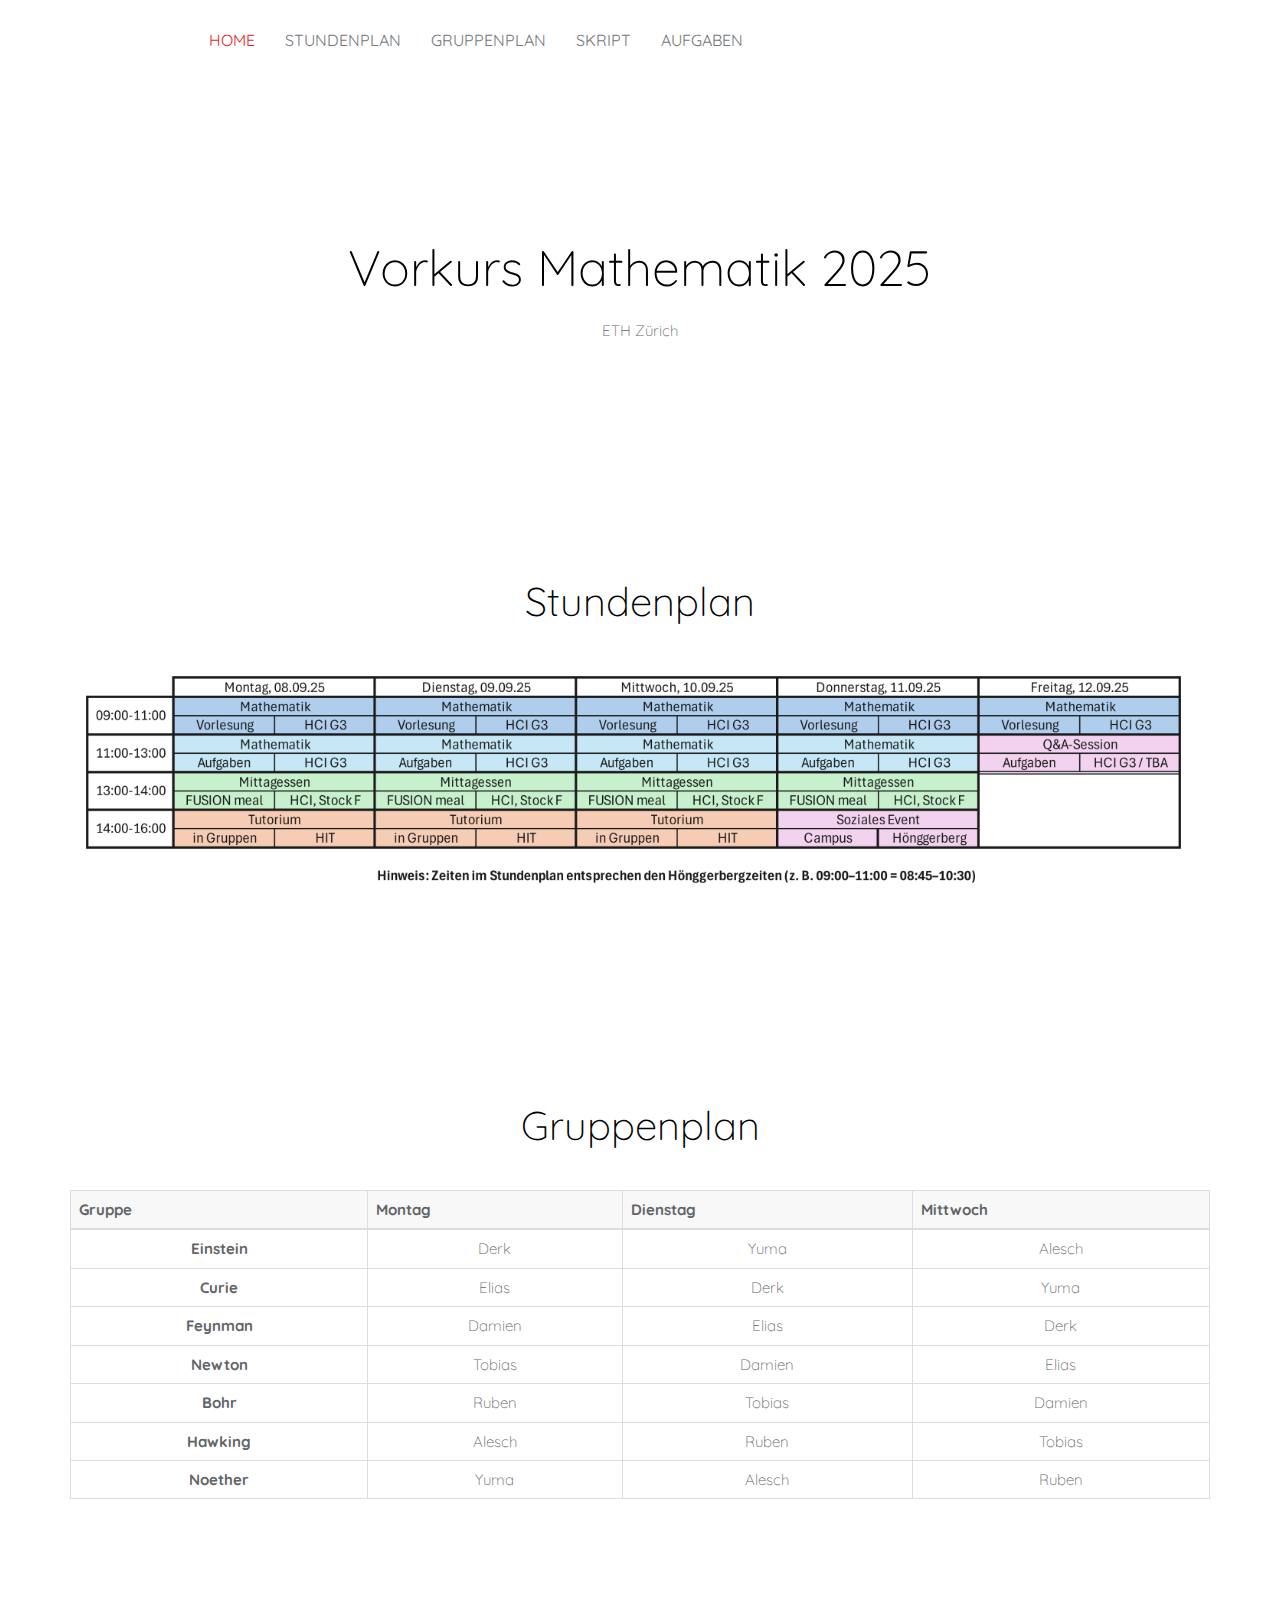
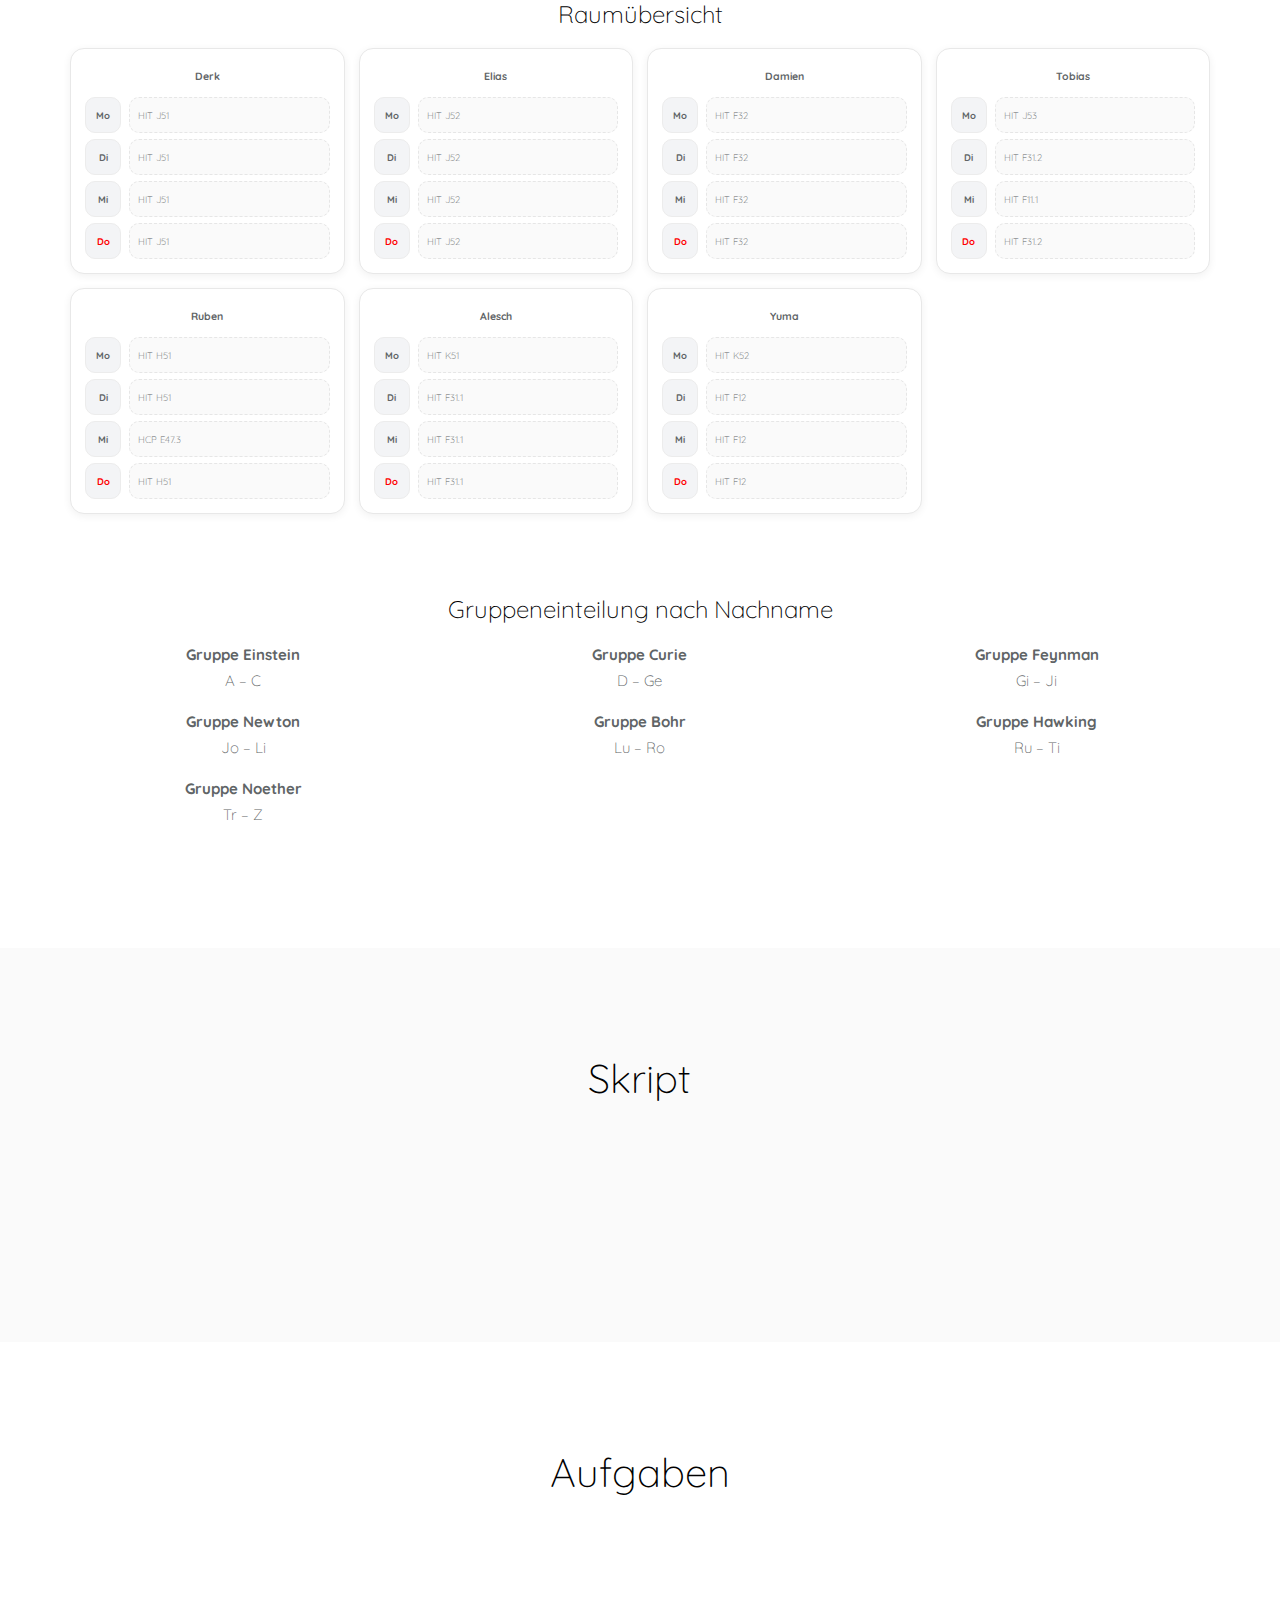
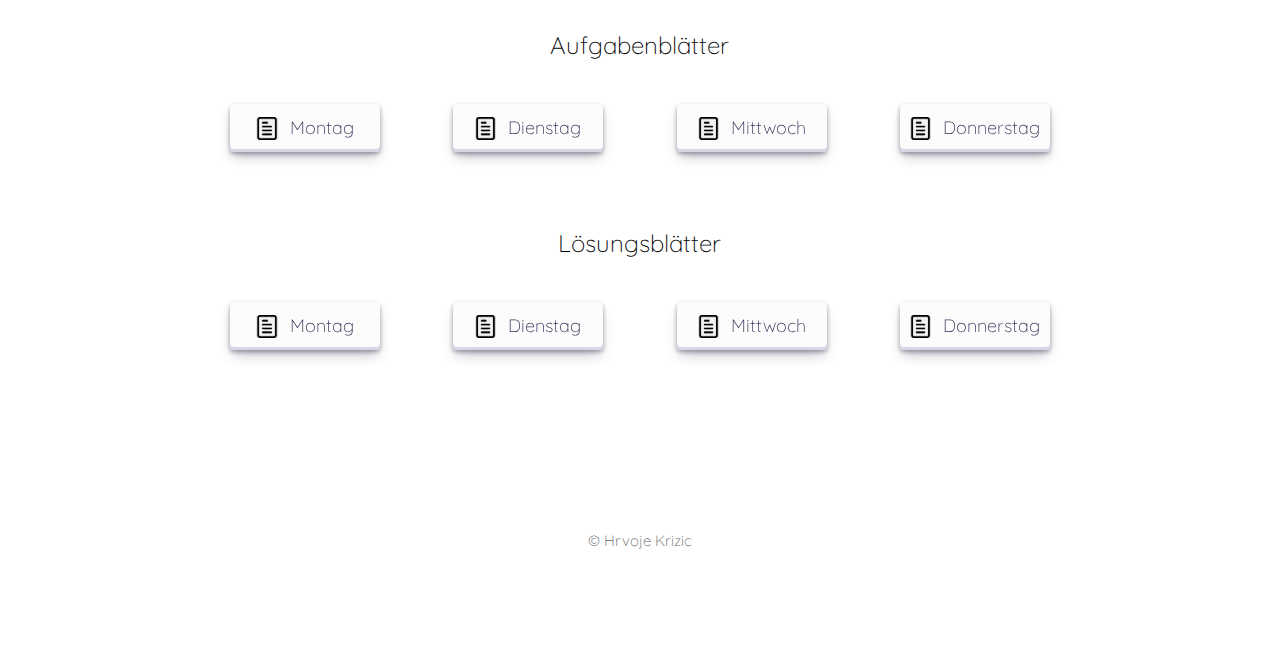
<file: teaching/Vorkurs/index.html>
<!DOCTYPE html>
<!--[if lt IE 7]>      <html class="no-js lt-ie9 lt-ie8 lt-ie7"> <![endif]-->
<!--[if IE 7]>         <html class="no-js lt-ie9 lt-ie8"> <![endif]-->
<!--[if IE 8]>         <html class="no-js lt-ie9"> <![endif]-->
<!--[if gt IE 8]><!--> <html class="no-js"> <!--<![endif]-->
	<head>
	<meta charset="utf-8">
	<meta http-equiv="X-UA-Compatible" content="IE=edge">
	<title>Vorkurs Mathematik</title>
	<meta name="viewport" content="width=device-width, initial-scale=1">
	<meta name="description" content="Vorkurs Mathematik" />
	<meta name="keywords" content="Vorkurs,Mathematik" />
	<meta name="author" content="Vorkurs Mathematik" />


  <!-- Facebook and Twitter integration -->
	<meta property="og:title" content=""/>
	<meta property="og:image" content=""/>
	<meta property="og:url" content=""/>
	<meta property="og:site_name" content=""/>
	<meta property="og:description" content=""/>
	<meta name="twitter:title" content="" />
	<meta name="twitter:image" content="" />
	<meta name="twitter:url" content="" />
	<meta name="twitter:card" content="" />

	<!-- Place favicon.ico and apple-touch-icon.png in the root directory -->
	<link rel="shortcut icon" href="images/eth.jpeg">
		<link rel="preconnect" href="https://fonts.googleapis.com">
		<link rel="preconnect" href="https://fonts.gstatic.com" crossorigin>
		<link href="https://fonts.googleapis.com/css2?family=Quicksand:wght@300;400;500;600;700&display=swap" rel="stylesheet">
	<!-- Google Webfonts -->
		<link href='http://fonts.googleapis.com/css?family=Roboto:400,300,100,500' rel='stylesheet' type='text/css'>
	<link href='http://fonts.googleapis.com/css?family=Roboto+Slab:400,300,100,500' rel='stylesheet' type='text/css'>
	
	<!-- Animate.css -->
		<link rel="stylesheet" href="css/style.css">
	<link rel="stylesheet" href="css/animate.css">
	<!-- Icomoon Icon Fonts-->
	<link rel="stylesheet" href="css/icomoon.css">
	<!-- Simple Line Icons -->
	<link rel="stylesheet" href="css/simple-line-icons.css">
	<!-- Theme Style -->

	<!-- Modernizr JS -->
	<script src="js/modernizr-2.6.2.min.js"></script>
	<!-- FOR IE9 below -->
	<!--[if lt IE 9]>
	<script src="js/respond.min.js"></script>
	<![endif]-->
	</head>
	<body style="font-family: 'Quicksand', sans-serif;">
		
	<header id="fh5co-header" role="banner">
		<nav class="navbar navbar-default" role="navigation">
			<div class="container">
				<div class="row">
					<div class="col-md-10 col-md-offset-1">
						<div class="navbar-header">
						<div id="fh5co-navbar" class="navbar-collapse collapse" style="font-family: 'Quicksand', sans-serif;">
							<ul class="nav navbar-nav navbar-right" style="font-family: 'Quicksand', sans-serif;">
								<li class="active"><a href="index.html" style="font-family: 'Quicksand', sans-serif;"><span>Home <span class="border"></span></span></a></li>
								<li><a href="#stundenplan" class="sliding-link" style="font-family: 'Quicksand', sans-serif;"><span>Stundenplan <span class="border"></span></span></a></li>
								<li><a href="#gruppenplan" class="sliding-link" style="font-family: 'Quicksand', sans-serif;"><span>Gruppenplan <span class="border"></span></span></a></li>
								<li><a href="#skript" class="sliding-link" style="font-family: 'Quicksand', sans-serif;"><span>Skript <span class="border"></span></span></a></li>
								<li><a href="#aufgaben" class="sliding-link" style="font-family: 'Quicksand', sans-serif;"><span>Aufgaben <span class="border"></span></span></a></li>
							</ul>
						</div>
					</div>
				</div>
			</div>
		</nav>
	</header>
	<!-- END .header -->
	
	
	<div id="fh5co-main">
		<div class="fh5co-intro text-center">
			<div class="container">
				<div class="row">
					<div class="col-md-8 col-md-offset-2">
						<h1 class="intro-lead" style="font-family: 'Quicksand', sans-serif;">Vorkurs Mathematik 2025</h1>
						<p class="" style="font-family: 'Quicksand', sans-serif;">ETH Zürich</p>
					</div>
				</div>
			</div>
		</div>
<!--
		<div id="fh5co-services">
			<div class="container">
				<div class="row">
					<div class="col-md-10 col-md-offset-1">
						<div class="row">
							<h2 class="section-lead text-center" style="font-family: 'Quicksand', sans-serif;">Über den Kurs</h2>
							<div class="col-md-12 col-sm-12 col-xs-12 col-xxs-12 fh5co-service">
								<p>
									In diesem Jahr bieten die Departemente D-Math und D-Phys wiederum einen freiwilligen Vorbereitungskurs für Mathematik an, der den Einstieg ins Studium erleichtern soll. Das Angebot ist komplett freiwillig und es werden keine Studieninhalte vorweggenommen.
								</p>

								<ul style="list-style: none; padding-left: 0;">
									<li style="margin-bottom: 20px;">
										<br>
										<h3 style="font-family: 'Quicksand', sans-serif; margin-bottom: 10px;">Vorkurs Mathematik und Soziales Rahmenprogramm</h3>
										<br>

										<p>
											Die Vorkurswoche findet in der Woche <b>8.–12. September 2025</b> statt. Der Fokus liegt darauf, den Übergang von schulischer zu universitärer Mathematik zu erleichtern. Im Zentrum stehen das Verstehen und das Beweisen mathematischer Aussagen.
										</p>
										<p>
											In fünf Vorlesungen mit passenden Übungsaufgaben sowie begleitenden Tutorien wird die universitäre Herangehensweise an Mathematik vermittelt. Durch das zusätzliche soziale Rahmenprogramm, inklusive gemeinsamer Mittagessen und Q&A-Sessions mit Hilfsassistierenden, lernen sich die Teilnehmenden zudem untereinander besser kennen.
										</p>
										<p>
											Für die Teilnahme an diesem Teil ist eine Eigenbeteiligung von 75.- zu entrichten.
										</p>
										<div class="text-center" style="color: red; font-weight: bold;"><a target="_blank" rel="noopener noreferrer" href="https://forms.gle/Z9ZP9hwnf6JWFiDp9">Hier anmelden!</a> </div>
										<p style="margin-top: 10px;">
											Rückfragen an <a href="mailto:vorkurs@phys.ethz.ch">vorkurs@phys.ethz.ch</a>
										</p>
									</li>
								</ul>

								<p style="margin-top: 30px;">
									Als zusätzliches Online-Angebot steht weiterhin der mathematische Brückenkurs zur Verfügung:
									<a href="https://ethz.ch/de/studium/bachelor/studienstart/fachliche-vorbereitung/brush-up-mathematik.html">Link</a>
								</p>
							</div>


						</div>

							<script>
								function toggleContent(contentId, arrowId) {
									const content = document.getElementById(contentId);
									const arrow = document.getElementById(arrowId);

									if (content.style.display === 'none' || content.style.display === '') {
										content.style.display = 'block';
										arrow.style.transform = 'rotate(90deg)';
									} else {
										content.style.display = 'none';
										arrow.style.transform = 'rotate(0deg)';
									}
								}
							</script>

							<div class="clearfix visible-sm-block visible-xs-block"></div>
						</div>
					</div>
				</div>
			</div>
		</div>

-->
		<div id="fh5co-team">
			<div class="container" id="stundenplan">
				<div class="row">
					<h2 class="section-lead text-center" style="font-family: 'Quicksand', sans-serif;">Stundenplan</h2>
					<div class="col-md-12 text-center">
						<img style="width: 99%" src="2025/Stundenplan_Vorkurs.png">
					</div>
				</div>
			</div>
		</div>
	<div id="fh5co-team">

		<div class="container" id="gruppenplan">
			<div class="row">
				<h2 class="section-lead text-center" style="font-family: 'Quicksand', sans-serif;">Gruppenplan</h2>
				<div class="col-md-12">
					<div class="table-responsive">
						<table class="table table-bordered text-center" style="font-family: 'Quicksand', sans-serif; background-color: white;">
							<thead style="background-color: #f0f0f0; font-weight: bold;">
							<tr>
								<th>Gruppe</th>
								<th>Montag</th>
								<th>Dienstag</th>
								<th>Mittwoch</th>
							</tr>
							</thead>
							<tbody>
							<tr>
								<td><b>Einstein</b></td>
								<td>Derk</td>
								<td>Yuma</td>
								<td>Alesch</td>
							</tr>
							<tr>
								<td><b>Curie</b></td>
								<td>Elias</td>
								<td>Derk</td>
								<td>Yuma</td>
							</tr>
							<tr>
								<td><b>Feynman</b></td>
								<td>Damien</td>
								<td>Elias</td>
								<td>Derk</td>
							</tr>
							<tr>
								<td><b>Newton</b></td>
								<td>Tobias</td>
								<td>Damien</td>
								<td>Elias</td>
							</tr>
							<tr>
								<td><b>Bohr</b></td>
								<td>Ruben</td>
								<td>Tobias</td>
								<td>Damien</td>
							</tr>
							<tr>
								<td><b>Hawking</b></td>
								<td>Alesch</td>
								<td>Ruben</td>
								<td>Tobias</td>
							</tr>
							<tr>
								<td><b>Noether</b></td>
								<td>Yuma</td>
								<td>Alesch</td>
								<td>Ruben</td>
							</tr>
							</tbody>
						</table>
					</div>
					<br>
					<br>
					<!-- Raumübersicht -->
					<div style="margin-top: 30px;">
						<h3 class="text-center" style="font-family: 'Quicksand', sans-serif;">Raumübersicht</h3>

						<style>
							.raum-container {
								display: grid;
								grid-template-columns: repeat(auto-fit, minmax(260px, 1fr));
								gap: 14px;
								margin-top: 20px;
							}
							.raum-card {
								font-family: 'Quicksand', sans-serif;
								background: #fff;
								border: 1px solid #e8e8e8;
								border-radius: 14px;
								padding: 14px;
								box-shadow: 0 2px 8px rgba(0,0,0,0.06);
							}
							.raum-name {
								font-weight: 700;
								font-size: 1.05rem;
								margin-bottom: 8px;
							}
							.week-grid {
								display: grid;
								grid-template-columns: 36px 1fr;
								row-gap: 6px;
								column-gap: 8px;
								align-items: start;
								font-size: 0.95rem;
							}
							.tag {
								font-weight: 700;
								background: #f3f4f6;
								border: 1px solid #ececec;
								border-radius: 10px;
								padding: 4px 6px;
								text-align: center;
								min-width: 36px;
							}
							.raum {
								background: #fafafa;
								border: 1px dashed #e6e6e6;
								border-radius: 10px;
								padding: 4px 8px;
								min-height: 30px;
								display: flex;
								align-items: center;
							}
							.redcolor{
								color: red;
							}
						</style>
					<div class="raum-container">
						<!-- Derk -->
						<div class="raum-card">
							<div class="raum-name">Derk</div>
							<div class="week-grid">
								<div class="tag">Mo</div><div class="raum">HIT J51</div>
								<div class="tag">Di</div><div class="raum empty">HIT J51</div>
								<div class="tag">Mi</div><div class="raum empty">HIT J51</div>
								<div class="tag redcolor">Do</div><div class="raum empty">HIT J51</div>
							</div>
						</div>

						<!-- Elias -->
						<div class="raum-card">
							<div class="raum-name">Elias</div>
							<div class="week-grid">
								<div class="tag">Mo</div><div class="raum">HIT J52</div>
								<div class="tag">Di</div><div class="raum empty">HIT J52</div>
								<div class="tag">Mi</div><div class="raum empty">HIT J52</div>
								<div class="tag redcolor">Do</div><div class="raum empty">HIT J52</div>
							</div>
						</div>

						<!-- Damien -->
						<div class="raum-card">
							<div class="raum-name">Damien</div>
							<div class="week-grid">
								<div class="tag">Mo</div><div class="raum">HIT F32</div>
								<div class="tag">Di</div><div class="raum empty">HIT F32</div>
								<div class="tag">Mi</div><div class="raum empty">HIT F32</div>
								<div class="tag redcolor">Do</div><div class="raum empty">HIT F32</div>
							</div>
						</div>

						<!-- Tobias -->
						<div class="raum-card">
							<div class="raum-name">Tobias</div>
							<div class="week-grid">
								<div class="tag">Mo</div><div class="raum">HIT J53</div>
								<div class="tag">Di</div><div class="raum">HIT F31.2</div>
								<div class="tag">Mi</div><div class="raum">HIT F11.1</div>
								<div class="tag redcolor">Do</div><div class="raum">HIT F31.2</div>
							</div>
						</div>

						<!-- Ruben -->
						<div class="raum-card">
							<div class="raum-name">Ruben</div>
							<div class="week-grid">
								<div class="tag">Mo</div><div class="raum">HIT H51</div>
								<div class="tag">Di</div><div class="raum">HIT H51</div>
								<div class="tag">Mi</div><div class="raum">HCP E47.3</div>
								<div class="tag redcolor">Do</div><div class="raum">HIT H51</div>
							</div>
						</div>

						<!-- Alesch -->
						<div class="raum-card">
							<div class="raum-name">Alesch</div>
							<div class="week-grid">
								<div class="tag">Mo</div><div class="raum">HIT K51</div>
								<div class="tag">Di</div><div class="raum">HIT F31.1</div>
								<div class="tag">Mi</div><div class="raum">HIT F31.1</div>
								<div class="tag redcolor">Do</div><div class="raum">HIT F31.1</div>
							</div>
						</div>

						<!-- Yuma -->
						<div class="raum-card">
							<div class="raum-name">Yuma</div>
							<div class="week-grid">
								<div class="tag">Mo</div><div class="raum">HIT K52</div>
								<div class="tag">Di</div><div class="raum">HIT F12</div>
								<div class="tag">Mi</div><div class="raum">HIT F12</div>
								<div class="tag redcolor">Do</div><div class="raum">HIT F12</div>
							</div>
						</div>
					</div>
				</div>
					<br>
					<br>
					<div style="margin-top: 30px;">
						<h3 class="text-center" style="font-family: 'Quicksand', sans-serif;">Gruppeneinteilung nach Nachname</h3>
						<div class="row text-center" style="margin-top: 20px;">
							<div class="col-sm-6 col-md-4" style="margin-bottom: 15px;"><b>Gruppe Einstein</b><br>A – C</div>
							<div class="col-sm-6 col-md-4" style="margin-bottom: 15px;"><b>Gruppe Curie</b><br>D – Ge</div>
							<div class="col-sm-6 col-md-4" style="margin-bottom: 15px;"><b>Gruppe Feynman</b><br>Gi – Ji</div>
							<div class="col-sm-6 col-md-4" style="margin-bottom: 15px;"><b>Gruppe Newton</b><br>Jo – Li</div>
							<div class="col-sm-6 col-md-4" style="margin-bottom: 15px;"><b>Gruppe Bohr</b><br>Lu – Ro</div>
							<div class="col-sm-6 col-md-4" style="margin-bottom: 15px;"><b>Gruppe Hawking</b><br>Ru – Ti</div>
							<div class="col-sm-6 col-md-4" style="margin-bottom: 15px;"><b>Gruppe Noether</b><br>Tr – Z</div>
						</div>
					</div>
				</div>
			</div>
		</div>
	</div>


	<div id="fh5co-team" style="background-color: #fafafa;">
			<div class="container" id="skript">
				<div class="row">
					<div class="col-md-10 col-md-offset-1">
						<div class="row">
							<h2 class="section-lead text-center" style="font-family: 'Quicksand', sans-serif;">Skript</h2>
							<div class="col-md-12 col-sm-12 col-xs-12 col-xxs-12 fh5co-staff to-animate text-center">

								<button class="button-30" role="button" onclick="window.location.href = '2025/ETH_Vorkurs_Skript.pdf';" style="width: 200px;"><img src="images/paper.png" style="height: 50%;margin-right: 10%;">Vorkurs-Skript</button><br><br>
								<!--<button class="button-30" role="button" onclick="window.location.href = '2024/Mathematik_fuer_Physiker.pdf';" style="width: 300px;"><img src="images/paper.png" style="height: 50%;margin-right: 10%;">Mathematik für Physiker</button>
								-->
							</div>
						</div>
					</div>
				</div>
			</div>
		</div>
		<div id="fh5co-team">
			<div class="container" id="aufgaben">
				<div class="row">
					<div class="col-md-10 col-md-offset-1">
						<div class="row">
							<h2 class="section-lead text-center" style="font-family: 'Quicksand', sans-serif;">Aufgaben</h2>
							<div class="col-md-12 col-sm-12 col-xs-12 col-xxs-12 fh5co-staff to-animate text-center">
								<p>Im Anschluss an jede Vorlesung finden Aufgabenstunden statt. Die zugehörigen Aufgabenblätter sowie Lösungen können hier heruntergeladen werden, sobald sie zur Verfügung stehen.</p>
							</div>
						</div>
						<div class="row">
							<div class="text-center">
								<h3 style="font-family: 'Quicksand', sans-serif;">Aufgabenblätter</h3>
							</div>
							<br>
							<div class="text-center">
								<button class="button-30" role="button" onclick="window.location.href = '2025/Aufgaben/ETH_Vorkurs_Aufgaben_Montag.pdf';" style="width: 150px; margin-right: 7%;"><img src="images/paper.png" style="height: 50%;margin-right: 10%;">Montag</button>
								<button class="button-30" role="button" onclick="window.location.href = '2025/Aufgaben/ETH_Vorkurs_Aufgaben_Dienstag.pdf';" style="width: 150px; margin-right: 7%;"><img src="images/paper.png" style="height: 50%;margin-right: 10%;">Dienstag</button>
								<button class="button-30" role="button" onclick="window.location.href = '2025/Aufgaben/ETH_Vorkurs_Aufgaben_Mittwoch.pdf';" style="width: 150px; margin-right: 7%;"><img src="images/paper.png" style="height: 50%;margin-right: 10%;">Mittwoch</button>
								<button class="button-30" role="button" onclick="window.location.href = '2025/Aufgaben/ETH_Vorkurs_Aufgaben_Donnerstag.pdf';" style="width: 150px; margin-right: 0%;"><img src="images/paper.png" style="height: 50%;margin-right: 10%;">Donnerstag</button>
							</div>
						</div>
						<br>
						<br>
						<br>
						<div class="row">
							<div class="text-center">
							<h3 style="font-family: 'Quicksand', sans-serif;">Lösungsblätter</h3>
							</div>
							<br>
							<div class="text-center">
								<button class="button-30" role="button" onclick="window.location.href = '2025/Loesungen/ETH_Vorkurs_Solutions_Montag.pdf';" style="width: 150px;  margin-right: 7%;"><img src="images/paper.png" style="height: 50%;margin-right: 10%;">Montag</button>
								<button class="button-30" role="button" onclick="window.location.href = '2025/Loesungen/ETH_Vorkurs_Solutions_Dienstag.pdf';" style="width: 150px;margin-right: 7%;"><img src="images/paper.png" style="height: 50%;margin-right: 10%;">Dienstag</button>
								<button class="button-30" role="button" onclick="window.location.href = '2025/Loesungen/ETH_Vorkurs_Solutions_Mittwoch.pdf';" style="width: 150px;margin-right: 7%; "><img src="images/paper.png" style="height: 50%;margin-right: 10%;">Mittwoch</button>
								<button class="button-30" role="button" onclick="window.location.href = '2025/Loesungen/ETH_Vorkurs_Solutions_Donnerstag.pdf';" style="width: 150px; "><img src="images/paper.png" style="height: 50%;margin-right: 10%;">Donnerstag</button>
							</div>
						</div>
					</div>
				</div>
			</div>
		</div>


	</div>

	<footer id="fh5co-footer">
		<div class="container">
			<div class="row">
				<div class="col-md-10 col-md-offset-1 text-center">
					<p style="font-family: 'Quicksand', sans-serif;">&copy; Hrvoje Krizic</p>
				</div>
			</div>
		</div>
	</footer>


	<!-- jQuery -->
	<script src="js/jquery.min.js"></script>
	<!-- jQuery Easing -->
	<script src="js/jquery.easing.1.3.js"></script>
	<!-- Bootstrap -->
	<script src="js/bootstrap.min.js"></script>
	<!-- Waypoints -->
	<script src="js/jquery.waypoints.min.js"></script>
	<!-- Main JS -->
	<script src="js/main.js"></script>
	<script>
		$(document).on('click', 'a[href^="#"]', function (event) {
			event.preventDefault();
			$('html, body').animate({
				scrollTop: $($.attr(this, 'href')).offset().top + -100
			}, 1000);
		});
	</script>
	
	</body>
</html>
</file>
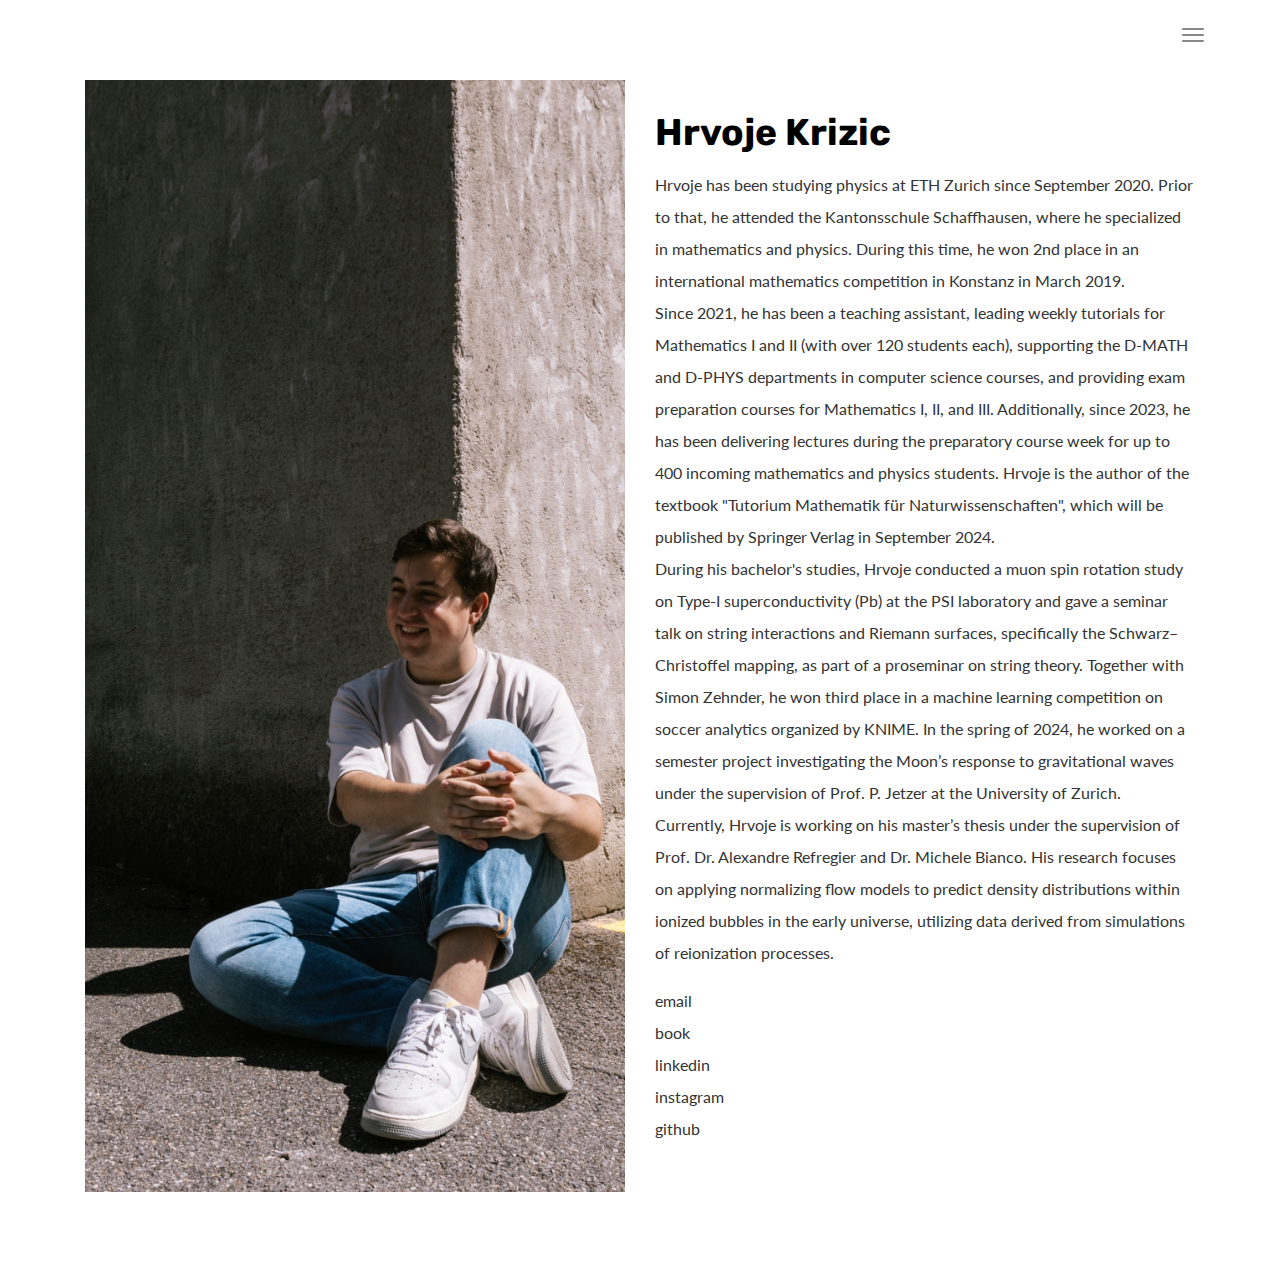
<file: about.html>
<!DOCTYPE html>
<html lang="en">

<head>
  <meta charset="UTF-8">
  <meta content="IE=edge" http-equiv="X-UA-Compatible">
  <meta content="width=device-width,initial-scale=1" name="viewport">
  <meta content="description" name="description">
  <meta name="google" content="notranslate" />
  <meta content="Mashup templates have been developped by Orson.io team" name="author">

  <!-- Disable tap highlight on IE -->
  <meta name="msapplication-tap-highlight" content="no">
  
  <link rel="apple-touch-icon" sizes="180x180" href="./assets/apple-icon-180x180.png">
  <link href="./assets/favicon.ico" rel="icon">

    <title>Hrvoje Krizic</title>

    <link href="./main.3da94fde.css" rel="stylesheet"></head>

<body>

<!-- Add your content of header -->

<header>
    <nav class="navbar navbar-fixed-top navbar-default">
        <div class="container">
            <button type="button" class="navbar-toggle">
                <span class="sr-only">Toggle navigation</span>
                <span class="icon-bar"></span>
                <span class="icon-bar"></span>
                <span class="icon-bar"></span>
            </button>

            <nav class="navbar-fullscreen" id="navbar-middle">
                <button type="button" class="close" aria-label="Close"><span aria-hidden="true">&times;</span></button>
                <ul class="navbar-fullscreen-links">
                    <li><a href="./index.html" title="">Home</a></li>
                    <li><a href="./project.html" title="">Projects</a></li>
                    <li><a href="./about.html" title="">About me</a></li>
                    <li><a href="./components.html" title="">Contact</a></li>
                </ul>

                <div class="footer-container">

                    <p><small>© Hrvoje Krizic, 2025</small></p>
                    <p class="footer-share-icons">
                        <a href="https://www.linkedin.com/in/hrvoje-krizic/" class="fa-icon" title="">
                            <i class="fa fa-linkedin" aria-hidden="true"></i>
                        </a>
                        <a href="https://www.instagram.com/harrykrizic/" class="fa-icon" title="">
                            <i class="fa fa-instagram" aria-hidden="true"></i>
                        </a>
                        <a href="https://github.com/hkrizic" class="fa-icon" title="">
                            <i class="fa fa-github" aria-hidden="true"></i>
                        </a>
                    </p>

                </div>


            </nav>

        </div>
    </nav>
</header>
<div class="section-container content-container">
    <div class="container">
        <div class="row">
            <div class="col-xs-12">
                <div class="col-md-6">
                    <img src="./assets/images/Hrvoje3.jpg" class="img-responsive" alt="">
                </div>
                <div class="col-md-6">
                    <h1 class="h2">Hrvoje Krizic</h1>
                    <p>Hrvoje has been studying physics at ETH Zurich since September 2020. Prior to that, he attended the Kantonsschule Schaffhausen, where he specialized in mathematics and physics. During this time, he won 2nd place in an international mathematics competition in Konstanz in March 2019.<br>

                        Since 2021, he has been a teaching assistant, leading weekly tutorials for Mathematics I and II (with over 120 students each), supporting the D-MATH and D-PHYS departments in computer science courses, and providing exam preparation courses for Mathematics I, II, and III. Additionally, since 2023, he has been delivering lectures during the preparatory course week for up to 400 incoming mathematics and physics students. Hrvoje is the author of the textbook <a href="https://link.springer.com/book/10.1007/978-3-662-69221-9">"Tutorium Mathematik für Naturwissenschaften"</a>, which will be published by Springer Verlag in September 2024.<br>

                        During his bachelor's studies, Hrvoje conducted a muon spin rotation study on Type-I superconductivity (Pb) at the PSI laboratory and gave a seminar talk on string interactions and Riemann surfaces, specifically the Schwarz–Christoffel mapping, as part of a proseminar on string theory. Together with Simon Zehnder, he won third place in a machine learning competition on soccer analytics organized by KNIME. In the spring of 2024, he worked on a semester project investigating the Moon’s response to gravitational waves under the supervision of Prof. P. Jetzer at the University of Zurich.<br>

                        Currently, Hrvoje is working on his master’s thesis under the supervision of Prof. Dr. Alexandre Refregier and Dr. Michele Bianco. His research focuses on applying normalizing flow models to predict density distributions within ionized bubbles in the early universe, utilizing data derived from simulations of reionization processes.<br>







                    </p>

                    <ul class="list-unstyled">
                        <li>
                            <a href="mailto:hkrizic@ethz.ch" title="" class="link-like-text">email</a>
                        </li>
                        <li>
                            <a href="https://link.springer.com/book/10.1007/978-3-662-69221-9" title="" class="link-like-text">book</a>
                        </li>
                        <li>
                            <a href="https://www.linkedin.com/in/hrvoje-krizic/" title="" class="link-like-text">linkedin</a>
                        </li>
                        <li>
                            <a href="https://www.instagram.com/harrykrizic/" title="" class="link-like-text">instagram</a>
                        </li>
                        <li>
                            <a href="https://github.com/hkrizic" title="" class="link-like-text">github</a>
                        </li>
                    </ul>
                </div>
            </div>
        </div>
    </div>
</div>




<script>
    document.addEventListener("DOMContentLoaded", function (event) {
      navbarToggleSidebar();
      closeMenuBeforeGoingToPage();
      navActivePage();
    });
</script>
 <script type="text/javascript" src="./main.4c6e144e.js"></script></body>

</html>
</file>
<file: teaching/css/icomoon.css>
@font-face {
    font-family: 'icomoon';
    src:    url('fonts/icomoon.eot?1oniuf');
    src:    url('fonts/icomoon.eot?1oniuf#iefix') format('embedded-opentype'),
        url('fonts/icomoon.ttf?1oniuf') format('truetype'),
        url('fonts/icomoon.woff?1oniuf') format('woff'),
        url('fonts/icomoon.svg?1oniuf#icomoon') format('svg');
    font-weight: normal;
    font-style: normal;
}

[class^="icon-"], [class*=" icon-"] {
    /* use !important to prevent issues with browser extensions that change fonts */
    font-family: 'icomoon' !important;
    speak: none;
    font-style: normal;
    font-weight: normal;
    font-variant: normal;
    text-transform: none;
    line-height: 1;

    /* Better Font Rendering =========== */
    -webkit-font-smoothing: antialiased;
    -moz-osx-font-smoothing: grayscale;
}

.icon-mobile:before {
    content: "\e000";
}
.icon-laptop:before {
    content: "\e001";
}
.icon-desktop:before {
    content: "\e002";
}
.icon-tablet:before {
    content: "\e003";
}
.icon-phone:before {
    content: "\e004";
}
.icon-document:before {
    content: "\e005";
}
.icon-documents:before {
    content: "\e006";
}
.icon-search:before {
    content: "\e007";
}
.icon-clipboard:before {
    content: "\e008";
}
.icon-newspaper:before {
    content: "\e009";
}
.icon-notebook:before {
    content: "\e00a";
}
.icon-book-open:before {
    content: "\e00b";
}
.icon-browser:before {
    content: "\e00c";
}
.icon-calendar:before {
    content: "\e00d";
}
.icon-presentation:before {
    content: "\e00e";
}
.icon-picture:before {
    content: "\e00f";
}
.icon-pictures:before {
    content: "\e010";
}
.icon-video:before {
    content: "\e011";
}
.icon-camera:before {
    content: "\e012";
}
.icon-printer:before {
    content: "\e013";
}
.icon-toolbox:before {
    content: "\e014";
}
.icon-briefcase:before {
    content: "\e015";
}
.icon-wallet:before {
    content: "\e016";
}
.icon-gift:before {
    content: "\e017";
}
.icon-bargraph:before {
    content: "\e018";
}
.icon-grid:before {
    content: "\e019";
}
.icon-expand:before {
    content: "\e01a";
}
.icon-focus:before {
    content: "\e01b";
}
.icon-edit:before {
    content: "\e01c";
}
.icon-adjustments:before {
    content: "\e01d";
}
.icon-ribbon:before {
    content: "\e01e";
}
.icon-hourglass:before {
    content: "\e01f";
}
.icon-lock:before {
    content: "\e020";
}
.icon-megaphone:before {
    content: "\e021";
}
.icon-shield:before {
    content: "\e022";
}
.icon-trophy:before {
    content: "\e023";
}
.icon-flag:before {
    content: "\e024";
}
.icon-map:before {
    content: "\e025";
}
.icon-puzzle:before {
    content: "\e026";
}
.icon-basket:before {
    content: "\e027";
}
.icon-envelope:before {
    content: "\e028";
}
.icon-streetsign:before {
    content: "\e029";
}
.icon-telescope:before {
    content: "\e02a";
}
.icon-gears:before {
    content: "\e02b";
}
.icon-key:before {
    content: "\e02c";
}
.icon-paperclip:before {
    content: "\e02d";
}
.icon-attachment:before {
    content: "\e02e";
}
.icon-pricetags:before {
    content: "\e02f";
}
.icon-lightbulb:before {
    content: "\e030";
}
.icon-layers:before {
    content: "\e031";
}
.icon-pencil:before {
    content: "\e032";
}
.icon-tools:before {
    content: "\e033";
}
.icon-tools-2:before {
    content: "\e034";
}
.icon-scissors:before {
    content: "\e035";
}
.icon-paintbrush:before {
    content: "\e036";
}
.icon-magnifying-glass:before {
    content: "\e037";
}
.icon-circle-compass:before {
    content: "\e038";
}
.icon-linegraph:before {
    content: "\e039";
}
.icon-mic:before {
    content: "\e03a";
}
.icon-strategy:before {
    content: "\e03b";
}
.icon-beaker:before {
    content: "\e03c";
}
.icon-caution:before {
    content: "\e03d";
}
.icon-recycle:before {
    content: "\e03e";
}
.icon-anchor:before {
    content: "\e03f";
}
.icon-profile-male:before {
    content: "\e040";
}
.icon-profile-female:before {
    content: "\e041";
}
.icon-bike:before {
    content: "\e042";
}
.icon-wine:before {
    content: "\e043";
}
.icon-hotairballoon:before {
    content: "\e044";
}
.icon-globe:before {
    content: "\e045";
}
.icon-genius:before {
    content: "\e046";
}
.icon-map-pin:before {
    content: "\e047";
}
.icon-dial:before {
    content: "\e048";
}
.icon-chat:before {
    content: "\e049";
}
.icon-heart:before {
    content: "\e04a";
}
.icon-cloud:before {
    content: "\e04b";
}
.icon-upload:before {
    content: "\e04c";
}
.icon-download:before {
    content: "\e04d";
}
.icon-target:before {
    content: "\e04e";
}
.icon-hazardous:before {
    content: "\e04f";
}
.icon-piechart:before {
    content: "\e050";
}
.icon-speedometer:before {
    content: "\e051";
}
.icon-global:before {
    content: "\e052";
}
.icon-compass:before {
    content: "\e053";
}
.icon-lifesaver:before {
    content: "\e054";
}
.icon-clock:before {
    content: "\e055";
}
.icon-aperture:before {
    content: "\e056";
}
.icon-quote:before {
    content: "\e057";
}
.icon-scope:before {
    content: "\e058";
}
.icon-alarmclock:before {
    content: "\e059";
}
.icon-refresh:before {
    content: "\e05a";
}
.icon-happy:before {
    content: "\e05b";
}
.icon-sad:before {
    content: "\e05c";
}
.icon-facebook:before {
    content: "\e05d";
}
.icon-twitter:before {
    content: "\e05e";
}
.icon-googleplus:before {
    content: "\e05f";
}
.icon-rss:before {
    content: "\e060";
}
.icon-tumblr:before {
    content: "\e061";
}
.icon-linkedin:before {
    content: "\e062";
}
.icon-dribbble:before {
    content: "\e063";
}
.icon-box2:before {
    content: "\ea82";
}
.icon-write:before {
    content: "\ea83";
}
.icon-clock2:before {
    content: "\ea84";
}
.icon-reply2:before {
    content: "\ea85";
}
.icon-reply-all2:before {
    content: "\ea86";
}
.icon-forward2:before {
    content: "\ea87";
}
.icon-flag2:before {
    content: "\ea88";
}
.icon-search2:before {
    content: "\ea89";
}
.icon-trash2:before {
    content: "\ea8a";
}
.icon-envelope2:before {
    content: "\ea8b";
}
.icon-bubble:before {
    content: "\ea8c";
}
.icon-bubbles:before {
    content: "\ea8d";
}
.icon-user2:before {
    content: "\ea8e";
}
.icon-users2:before {
    content: "\ea8f";
}
.icon-cloud2:before {
    content: "\ea90";
}
.icon-download2:before {
    content: "\ea91";
}
.icon-upload2:before {
    content: "\ea92";
}
.icon-rain:before {
    content: "\ea93";
}
.icon-sun:before {
    content: "\ea94";
}
.icon-moon2:before {
    content: "\ea95";
}
.icon-bell2:before {
    content: "\ea96";
}
.icon-folder2:before {
    content: "\ea97";
}
.icon-pin2:before {
    content: "\ea98";
}
.icon-sound2:before {
    content: "\ea99";
}
.icon-microphone:before {
    content: "\ea9a";
}
.icon-camera2:before {
    content: "\ea9b";
}
.icon-image2:before {
    content: "\ea9c";
}
.icon-cog2:before {
    content: "\ea9d";
}
.icon-calendar2:before {
    content: "\ea9e";
}
.icon-book2:before {
    content: "\ea9f";
}
.icon-map-marker:before {
    content: "\eaa0";
}
.icon-store:before {
    content: "\eaa1";
}
.icon-support:before {
    content: "\eaa2";
}
.icon-tag2:before {
    content: "\eaa3";
}
.icon-heart2:before {
    content: "\eaa4";
}
.icon-video-camera:before {
    content: "\eaa5";
}
.icon-trophy2:before {
    content: "\eaa6";
}
.icon-cart:before {
    content: "\eaa7";
}
.icon-eye2:before {
    content: "\eaa8";
}
.icon-cancel:before {
    content: "\eaa9";
}
.icon-chart:before {
    content: "\eaaa";
}
.icon-target2:before {
    content: "\eaab";
}
.icon-printer2:before {
    content: "\eaac";
}
.icon-location2:before {
    content: "\eaad";
}
.icon-bookmark2:before {
    content: "\eaae";
}
.icon-monitor:before {
    content: "\eaaf";
}
.icon-cross2:before {
    content: "\eab0";
}
.icon-plus2:before {
    content: "\eab1";
}
.icon-left:before {
    content: "\eab2";
}
.icon-up:before {
    content: "\eab3";
}
.icon-browser2:before {
    content: "\eab4";
}
.icon-windows:before {
    content: "\eab5";
}
.icon-switch2:before {
    content: "\eab6";
}
.icon-dashboard:before {
    content: "\eab7";
}
.icon-play:before {
    content: "\eab8";
}
.icon-fast-forward:before {
    content: "\eab9";
}
.icon-next:before {
    content: "\eaba";
}
.icon-refresh2:before {
    content: "\eabb";
}
.icon-film:before {
    content: "\eabc";
}
.icon-home2:before {
    content: "\eabd";
}
.icon-add-to-list:before {
    content: "\e901";
}
.icon-classic-computer:before {
    content: "\e902";
}
.icon-controller-fast-backward:before {
    content: "\e903";
}
.icon-creative-commons-attribution:before {
    content: "\e904";
}
.icon-creative-commons-noderivs:before {
    content: "\e905";
}
.icon-creative-commons-noncommercial-eu:before {
    content: "\e906";
}
.icon-creative-commons-noncommercial-us:before {
    content: "\e907";
}
.icon-creative-commons-public-domain:before {
    content: "\e908";
}
.icon-creative-commons-remix:before {
    content: "\e909";
}
.icon-creative-commons-share:before {
    content: "\e90a";
}
.icon-creative-commons-sharealike:before {
    content: "\e90b";
}
.icon-creative-commons:before {
    content: "\e90c";
}
.icon-document-landscape:before {
    content: "\e90d";
}
.icon-remove-user:before {
    content: "\e90e";
}
.icon-warning:before {
    content: "\e90f";
}
.icon-arrow-bold-down:before {
    content: "\e910";
}
.icon-arrow-bold-left:before {
    content: "\e911";
}
.icon-arrow-bold-right:before {
    content: "\e912";
}
.icon-arrow-bold-up:before {
    content: "\e913";
}
.icon-arrow-down:before {
    content: "\e914";
}
.icon-arrow-left:before {
    content: "\e915";
}
.icon-arrow-long-down:before {
    content: "\e916";
}
.icon-arrow-long-left:before {
    content: "\e917";
}
.icon-arrow-long-right:before {
    content: "\e918";
}
.icon-arrow-long-up:before {
    content: "\e919";
}
.icon-arrow-right:before {
    content: "\e91a";
}
.icon-arrow-up:before {
    content: "\e91b";
}
.icon-arrow-with-circle-down:before {
    content: "\e91c";
}
.icon-arrow-with-circle-left:before {
    content: "\e91d";
}
.icon-arrow-with-circle-right:before {
    content: "\e91e";
}
.icon-arrow-with-circle-up:before {
    content: "\e91f";
}
.icon-bookmark:before {
    content: "\e920";
}
.icon-bookmarks:before {
    content: "\e921";
}
.icon-chevron-down:before {
    content: "\e922";
}
.icon-chevron-left:before {
    content: "\e923";
}
.icon-chevron-right:before {
    content: "\e924";
}
.icon-chevron-small-down:before {
    content: "\e925";
}
.icon-chevron-small-left:before {
    content: "\e926";
}
.icon-chevron-small-right:before {
    content: "\e927";
}
.icon-chevron-small-up:before {
    content: "\e928";
}
.icon-chevron-thin-down:before {
    content: "\e929";
}
.icon-chevron-thin-left:before {
    content: "\e92a";
}
.icon-chevron-thin-right:before {
    content: "\e92b";
}
.icon-chevron-thin-up:before {
    content: "\e92c";
}
.icon-chevron-up:before {
    content: "\e92d";
}
.icon-chevron-with-circle-down:before {
    content: "\e92e";
}
.icon-chevron-with-circle-left:before {
    content: "\e92f";
}
.icon-chevron-with-circle-right:before {
    content: "\e930";
}
.icon-chevron-with-circle-up:before {
    content: "\e931";
}
.icon-cloud3:before {
    content: "\e932";
}
.icon-controller-fast-forward:before {
    content: "\e933";
}
.icon-controller-jump-to-start:before {
    content: "\e934";
}
.icon-controller-next:before {
    content: "\e935";
}
.icon-controller-paus:before {
    content: "\e936";
}
.icon-controller-play:before {
    content: "\e937";
}
.icon-controller-record:before {
    content: "\e938";
}
.icon-controller-stop:before {
    content: "\e939";
}
.icon-controller-volume:before {
    content: "\e93a";
}
.icon-dot-single:before {
    content: "\e93b";
}
.icon-dots-three-horizontal:before {
    content: "\e93c";
}
.icon-dots-three-vertical:before {
    content: "\e93d";
}
.icon-dots-two-horizontal:before {
    content: "\e93e";
}
.icon-dots-two-vertical:before {
    content: "\e93f";
}
.icon-download3:before {
    content: "\e940";
}
.icon-emoji-flirt:before {
    content: "\e941";
}
.icon-flow-branch:before {
    content: "\e942";
}
.icon-flow-cascade:before {
    content: "\e943";
}
.icon-flow-line:before {
    content: "\e944";
}
.icon-flow-parallel:before {
    content: "\e945";
}
.icon-flow-tree:before {
    content: "\e946";
}
.icon-install:before {
    content: "\e947";
}
.icon-layers2:before {
    content: "\e948";
}
.icon-open-book:before {
    content: "\e949";
}
.icon-resize-100:before {
    content: "\e94a";
}
.icon-resize-full-screen:before {
    content: "\e94b";
}
.icon-save:before {
    content: "\e94c";
}
.icon-select-arrows:before {
    content: "\e94d";
}
.icon-sound-mute:before {
    content: "\e94e";
}
.icon-sound:before {
    content: "\e94f";
}
.icon-trash:before {
    content: "\e950";
}
.icon-triangle-down:before {
    content: "\e951";
}
.icon-triangle-left:before {
    content: "\e952";
}
.icon-triangle-right:before {
    content: "\e953";
}
.icon-triangle-up:before {
    content: "\e954";
}
.icon-uninstall:before {
    content: "\e955";
}
.icon-upload-to-cloud:before {
    content: "\e956";
}
.icon-upload3:before {
    content: "\e957";
}
.icon-add-user:before {
    content: "\e958";
}
.icon-address:before {
    content: "\e959";
}
.icon-adjust:before {
    content: "\e95a";
}
.icon-air:before {
    content: "\e95b";
}
.icon-aircraft-landing:before {
    content: "\e95c";
}
.icon-aircraft-take-off:before {
    content: "\e95d";
}
.icon-aircraft:before {
    content: "\e95e";
}
.icon-align-bottom:before {
    content: "\e95f";
}
.icon-align-horizontal-middle:before {
    content: "\e960";
}
.icon-align-left:before {
    content: "\e961";
}
.icon-align-right:before {
    content: "\e962";
}
.icon-align-top:before {
    content: "\e963";
}
.icon-align-vertical-middle:before {
    content: "\e964";
}
.icon-archive:before {
    content: "\e965";
}
.icon-area-graph:before {
    content: "\e966";
}
.icon-attachment2:before {
    content: "\e967";
}
.icon-awareness-ribbon:before {
    content: "\e968";
}
.icon-back-in-time:before {
    content: "\e969";
}
.icon-back:before {
    content: "\e96a";
}
.icon-bar-graph:before {
    content: "\e96b";
}
.icon-battery:before {
    content: "\e96c";
}
.icon-beamed-note:before {
    content: "\e96d";
}
.icon-bell:before {
    content: "\e96e";
}
.icon-blackboard:before {
    content: "\e96f";
}
.icon-block:before {
    content: "\e970";
}
.icon-book:before {
    content: "\e971";
}
.icon-bowl:before {
    content: "\e972";
}
.icon-box:before {
    content: "\e973";
}
.icon-briefcase2:before {
    content: "\e974";
}
.icon-browser3:before {
    content: "\e975";
}
.icon-brush:before {
    content: "\e976";
}
.icon-bucket:before {
    content: "\e977";
}
.icon-cake:before {
    content: "\e978";
}
.icon-calculator:before {
    content: "\e979";
}
.icon-calendar3:before {
    content: "\e97a";
}
.icon-camera3:before {
    content: "\e97b";
}
.icon-ccw:before {
    content: "\e97c";
}
.icon-chat2:before {
    content: "\e97d";
}
.icon-check:before {
    content: "\e97e";
}
.icon-circle-with-cross:before {
    content: "\e97f";
}
.icon-circle-with-minus:before {
    content: "\e980";
}
.icon-circle-with-plus:before {
    content: "\e981";
}
.icon-circle:before {
    content: "\e982";
}
.icon-circular-graph:before {
    content: "\e983";
}
.icon-clapperboard:before {
    content: "\e984";
}
.icon-clipboard2:before {
    content: "\e985";
}
.icon-clock3:before {
    content: "\e986";
}
.icon-code:before {
    content: "\e987";
}
.icon-cog:before {
    content: "\e988";
}
.icon-colours:before {
    content: "\e989";
}
.icon-compass2:before {
    content: "\e98a";
}
.icon-copy:before {
    content: "\e98b";
}
.icon-credit-card:before {
    content: "\e98c";
}
.icon-credit:before {
    content: "\e98d";
}
.icon-cross:before {
    content: "\e98e";
}
.icon-cup:before {
    content: "\e98f";
}
.icon-cw:before {
    content: "\e990";
}
.icon-cycle:before {
    content: "\e991";
}
.icon-database:before {
    content: "\e992";
}
.icon-dial-pad:before {
    content: "\e993";
}
.icon-direction:before {
    content: "\e994";
}
.icon-document2:before {
    content: "\e995";
}
.icon-documents2:before {
    content: "\e996";
}
.icon-drink:before {
    content: "\e997";
}
.icon-drive:before {
    content: "\e998";
}
.icon-drop:before {
    content: "\e999";
}
.icon-edit2:before {
    content: "\e99a";
}
.icon-email:before {
    content: "\e99b";
}
.icon-emoji-happy:before {
    content: "\e99c";
}
.icon-emoji-neutral:before {
    content: "\e99d";
}
.icon-emoji-sad:before {
    content: "\e99e";
}
.icon-erase:before {
    content: "\e99f";
}
.icon-eraser:before {
    content: "\e9a0";
}
.icon-export:before {
    content: "\e9a1";
}
.icon-eye:before {
    content: "\e9a2";
}
.icon-feather:before {
    content: "\e9a3";
}
.icon-flag3:before {
    content: "\e9a4";
}
.icon-flash:before {
    content: "\e9a5";
}
.icon-flashlight:before {
    content: "\e9a6";
}
.icon-flat-brush:before {
    content: "\e9a7";
}
.icon-folder-images:before {
    content: "\e9a8";
}
.icon-folder-music:before {
    content: "\e9a9";
}
.icon-folder-video:before {
    content: "\e9aa";
}
.icon-folder:before {
    content: "\e9ab";
}
.icon-forward:before {
    content: "\e9ac";
}
.icon-funnel:before {
    content: "\e9ad";
}
.icon-game-controller:before {
    content: "\e9ae";
}
.icon-gauge:before {
    content: "\e9af";
}
.icon-globe2:before {
    content: "\e9b0";
}
.icon-graduation-cap:before {
    content: "\e9b1";
}
.icon-grid2:before {
    content: "\e9b2";
}
.icon-hair-cross:before {
    content: "\e9b3";
}
.icon-hand:before {
    content: "\e9b4";
}
.icon-heart-outlined:before {
    content: "\e9b5";
}
.icon-heart3:before {
    content: "\e9b6";
}
.icon-help-with-circle:before {
    content: "\e9b7";
}
.icon-help:before {
    content: "\e9b8";
}
.icon-home:before {
    content: "\e9b9";
}
.icon-hour-glass:before {
    content: "\e9ba";
}
.icon-image-inverted:before {
    content: "\e9bb";
}
.icon-image:before {
    content: "\e9bc";
}
.icon-images:before {
    content: "\e9bd";
}
.icon-inbox:before {
    content: "\e9be";
}
.icon-infinity:before {
    content: "\e9bf";
}
.icon-info-with-circle:before {
    content: "\e9c0";
}
.icon-info:before {
    content: "\e9c1";
}
.icon-key2:before {
    content: "\e9c2";
}
.icon-keyboard:before {
    content: "\e9c3";
}
.icon-lab-flask:before {
    content: "\e9c4";
}
.icon-landline:before {
    content: "\e9c5";
}
.icon-language:before {
    content: "\e9c6";
}
.icon-laptop2:before {
    content: "\e9c7";
}
.icon-leaf:before {
    content: "\e9c8";
}
.icon-level-down:before {
    content: "\e9c9";
}
.icon-level-up:before {
    content: "\e9ca";
}
.icon-lifebuoy:before {
    content: "\e9cb";
}
.icon-light-bulb:before {
    content: "\e9cc";
}
.icon-light-down:before {
    content: "\e9cd";
}
.icon-light-up:before {
    content: "\e9ce";
}
.icon-line-graph:before {
    content: "\e9cf";
}
.icon-link:before {
    content: "\e9d0";
}
.icon-list:before {
    content: "\e9d1";
}
.icon-location-pin:before {
    content: "\e9d2";
}
.icon-location:before {
    content: "\e9d3";
}
.icon-lock-open:before {
    content: "\e9d4";
}
.icon-lock2:before {
    content: "\e9d5";
}
.icon-log-out:before {
    content: "\e9d6";
}
.icon-login:before {
    content: "\e9d7";
}
.icon-loop:before {
    content: "\e9d8";
}
.icon-magnet:before {
    content: "\e9d9";
}
.icon-magnifying-glass2:before {
    content: "\e9da";
}
.icon-mail:before {
    content: "\e9db";
}
.icon-man:before {
    content: "\e9dc";
}
.icon-map2:before {
    content: "\e9dd";
}
.icon-mask:before {
    content: "\e9de";
}
.icon-medal:before {
    content: "\e9df";
}
.icon-megaphone2:before {
    content: "\e9e0";
}
.icon-menu:before {
    content: "\e9e1";
}
.icon-message:before {
    content: "\e9e2";
}
.icon-mic2:before {
    content: "\e9e3";
}
.icon-minus:before {
    content: "\e9e4";
}
.icon-mobile2:before {
    content: "\e9e5";
}
.icon-modern-mic:before {
    content: "\e9e6";
}
.icon-moon:before {
    content: "\e9e7";
}
.icon-mouse:before {
    content: "\e9e8";
}
.icon-music:before {
    content: "\e9e9";
}
.icon-network:before {
    content: "\e9ea";
}
.icon-new-message:before {
    content: "\e9eb";
}
.icon-new:before {
    content: "\e9ec";
}
.icon-news:before {
    content: "\e9ed";
}
.icon-note:before {
    content: "\e9ee";
}
.icon-notification:before {
    content: "\e9ef";
}
.icon-old-mobile:before {
    content: "\e9f0";
}
.icon-old-phone:before {
    content: "\e9f1";
}
.icon-palette:before {
    content: "\e9f2";
}
.icon-paper-plane:before {
    content: "\e9f3";
}
.icon-pencil2:before {
    content: "\e9f4";
}
.icon-phone2:before {
    content: "\e9f5";
}
.icon-pie-chart:before {
    content: "\e9f6";
}
.icon-pin:before {
    content: "\e9f7";
}
.icon-plus:before {
    content: "\e9f8";
}
.icon-popup:before {
    content: "\e9f9";
}
.icon-power-plug:before {
    content: "\e9fa";
}
.icon-price-ribbon:before {
    content: "\e9fb";
}
.icon-price-tag:before {
    content: "\e9fc";
}
.icon-print:before {
    content: "\e9fd";
}
.icon-progress-empty:before {
    content: "\e9fe";
}
.icon-progress-full:before {
    content: "\e9ff";
}
.icon-progress-one:before {
    content: "\ea00";
}
.icon-progress-two:before {
    content: "\ea01";
}
.icon-publish:before {
    content: "\ea02";
}
.icon-quote2:before {
    content: "\ea03";
}
.icon-radio:before {
    content: "\ea04";
}
.icon-reply-all:before {
    content: "\ea05";
}
.icon-reply:before {
    content: "\ea06";
}
.icon-retweet:before {
    content: "\ea07";
}
.icon-rocket:before {
    content: "\ea08";
}
.icon-round-brush:before {
    content: "\ea09";
}
.icon-rss2:before {
    content: "\ea0a";
}
.icon-ruler:before {
    content: "\ea0b";
}
.icon-scissors2:before {
    content: "\ea0c";
}
.icon-share-alternitive:before {
    content: "\ea0d";
}
.icon-share:before {
    content: "\ea0e";
}
.icon-shareable:before {
    content: "\ea0f";
}
.icon-shield2:before {
    content: "\ea10";
}
.icon-shop:before {
    content: "\ea11";
}
.icon-shopping-bag:before {
    content: "\ea12";
}
.icon-shopping-basket:before {
    content: "\ea13";
}
.icon-shopping-cart:before {
    content: "\ea14";
}
.icon-shuffle:before {
    content: "\ea15";
}
.icon-signal:before {
    content: "\ea16";
}
.icon-sound-mix:before {
    content: "\ea17";
}
.icon-sports-club:before {
    content: "\ea18";
}
.icon-spreadsheet:before {
    content: "\ea19";
}
.icon-squared-cross:before {
    content: "\ea1a";
}
.icon-squared-minus:before {
    content: "\ea1b";
}
.icon-squared-plus:before {
    content: "\ea1c";
}
.icon-star-outlined:before {
    content: "\ea1d";
}
.icon-star:before {
    content: "\ea1e";
}
.icon-stopwatch:before {
    content: "\ea1f";
}
.icon-suitcase:before {
    content: "\ea20";
}
.icon-swap:before {
    content: "\ea21";
}
.icon-sweden:before {
    content: "\ea22";
}
.icon-switch:before {
    content: "\ea23";
}
.icon-tablet2:before {
    content: "\ea24";
}
.icon-tag:before {
    content: "\ea25";
}
.icon-text-document-inverted:before {
    content: "\ea26";
}
.icon-text-document:before {
    content: "\ea27";
}
.icon-text:before {
    content: "\ea28";
}
.icon-thermometer:before {
    content: "\ea29";
}
.icon-thumbs-down:before {
    content: "\ea2a";
}
.icon-thumbs-up:before {
    content: "\ea2b";
}
.icon-thunder-cloud:before {
    content: "\ea2c";
}
.icon-ticket:before {
    content: "\ea2d";
}
.icon-time-slot:before {
    content: "\ea2e";
}
.icon-tools2:before {
    content: "\ea2f";
}
.icon-traffic-cone:before {
    content: "\ea30";
}
.icon-tree:before {
    content: "\ea31";
}
.icon-trophy3:before {
    content: "\ea32";
}
.icon-tv:before {
    content: "\ea33";
}
.icon-typing:before {
    content: "\ea34";
}
.icon-unread:before {
    content: "\ea35";
}
.icon-untag:before {
    content: "\ea36";
}
.icon-user:before {
    content: "\ea37";
}
.icon-users:before {
    content: "\ea38";
}
.icon-v-card:before {
    content: "\ea39";
}
.icon-video2:before {
    content: "\ea3a";
}
.icon-vinyl:before {
    content: "\ea3b";
}
.icon-voicemail:before {
    content: "\ea3c";
}
.icon-wallet2:before {
    content: "\ea3d";
}
.icon-water:before {
    content: "\ea3e";
}
.icon-500px-with-circle:before {
    content: "\ea3f";
}
.icon-500px:before {
    content: "\ea40";
}
.icon-basecamp:before {
    content: "\ea41";
}
.icon-behance:before {
    content: "\ea42";
}
.icon-creative-cloud:before {
    content: "\ea43";
}
.icon-dropbox:before {
    content: "\ea44";
}
.icon-evernote:before {
    content: "\ea45";
}
.icon-flattr:before {
    content: "\ea46";
}
.icon-foursquare:before {
    content: "\ea47";
}
.icon-google-drive:before {
    content: "\ea48";
}
.icon-google-hangouts:before {
    content: "\ea49";
}
.icon-grooveshark:before {
    content: "\ea4a";
}
.icon-icloud:before {
    content: "\ea4b";
}
.icon-mixi:before {
    content: "\ea4c";
}
.icon-onedrive:before {
    content: "\ea4d";
}
.icon-paypal:before {
    content: "\ea4e";
}
.icon-picasa:before {
    content: "\ea4f";
}
.icon-qq:before {
    content: "\ea50";
}
.icon-rdio-with-circle:before {
    content: "\ea51";
}
.icon-renren:before {
    content: "\ea52";
}
.icon-scribd:before {
    content: "\ea53";
}
.icon-sina-weibo:before {
    content: "\ea54";
}
.icon-skype-with-circle:before {
    content: "\ea55";
}
.icon-skype:before {
    content: "\ea56";
}
.icon-slideshare:before {
    content: "\ea57";
}
.icon-smashing:before {
    content: "\ea58";
}
.icon-soundcloud:before {
    content: "\ea59";
}
.icon-spotify-with-circle:before {
    content: "\ea5a";
}
.icon-spotify:before {
    content: "\ea5b";
}
.icon-swarm:before {
    content: "\ea5c";
}
.icon-vine-with-circle:before {
    content: "\ea5d";
}
.icon-vine:before {
    content: "\ea5e";
}
.icon-vk-alternitive:before {
    content: "\ea5f";
}
.icon-vk-with-circle:before {
    content: "\ea60";
}
.icon-vk:before {
    content: "\ea61";
}
.icon-xing-with-circle:before {
    content: "\ea62";
}
.icon-xing:before {
    content: "\ea63";
}
.icon-yelp:before {
    content: "\ea64";
}
.icon-dribbble-with-circle:before {
    content: "\ea65";
}
.icon-dribbble2:before {
    content: "\ea66";
}
.icon-facebook-with-circle:before {
    content: "\ea67";
}
.icon-facebook2:before {
    content: "\ea68";
}
.icon-flickr-with-circle:before {
    content: "\ea69";
}
.icon-flickr:before {
    content: "\ea6a";
}
.icon-github-with-circle:before {
    content: "\ea6b";
}
.icon-github:before {
    content: "\ea6c";
}
.icon-google-with-circle:before {
    content: "\ea6d";
}
.icon-google:before {
    content: "\ea6e";
}
.icon-instagram-with-circle:before {
    content: "\ea6f";
}
.icon-instagram:before {
    content: "\ea70";
}
.icon-lastfm-with-circle:before {
    content: "\ea71";
}
.icon-lastfm:before {
    content: "\ea72";
}
.icon-linkedin-with-circle:before {
    content: "\ea73";
}
.icon-linkedin2:before {
    content: "\ea74";
}
.icon-pinterest-with-circle:before {
    content: "\ea75";
}
.icon-pinterest:before {
    content: "\ea76";
}
.icon-rdio:before {
    content: "\ea77";
}
.icon-stumbleupon-with-circle:before {
    content: "\ea78";
}
.icon-stumbleupon:before {
    content: "\ea79";
}
.icon-tumblr-with-circle:before {
    content: "\ea7a";
}
.icon-tumblr2:before {
    content: "\ea7b";
}
.icon-twitter-with-circle:before {
    content: "\ea7c";
}
.icon-twitter2:before {
    content: "\ea7d";
}
.icon-vimeo-with-circle:before {
    content: "\ea7e";
}
.icon-vimeo:before {
    content: "\ea7f";
}
.icon-youtube-with-circle:before {
    content: "\ea80";
}
.icon-youtube:before {
    content: "\ea81";
}
.icon-home3:before {
    content: "\eabe";
}
.icon-home22:before {
    content: "\eabf";
}
.icon-home32:before {
    content: "\eac0";
}
.icon-office:before {
    content: "\eac1";
}
.icon-newspaper2:before {
    content: "\eac2";
}
.icon-pencil3:before {
    content: "\eac3";
}
.icon-pencil22:before {
    content: "\eac4";
}
.icon-quill:before {
    content: "\eac5";
}
.icon-pen:before {
    content: "\eac6";
}
.icon-blog:before {
    content: "\eac7";
}
.icon-eyedropper:before {
    content: "\eac8";
}
.icon-droplet:before {
    content: "\eac9";
}
.icon-paint-format:before {
    content: "\eaca";
}
.icon-image3:before {
    content: "\eacb";
}
.icon-images2:before {
    content: "\eacc";
}
.icon-camera4:before {
    content: "\eacd";
}
.icon-headphones:before {
    content: "\eace";
}
.icon-music2:before {
    content: "\eacf";
}
.icon-play2:before {
    content: "\ead0";
}
.icon-film2:before {
    content: "\ead1";
}
.icon-video-camera2:before {
    content: "\ead2";
}
.icon-dice:before {
    content: "\ead3";
}
.icon-pacman:before {
    content: "\ead4";
}
.icon-spades:before {
    content: "\ead5";
}
.icon-clubs:before {
    content: "\ead6";
}
.icon-diamonds:before {
    content: "\ead7";
}
.icon-bullhorn:before {
    content: "\ead8";
}
.icon-connection:before {
    content: "\ead9";
}
.icon-podcast:before {
    content: "\eada";
}
.icon-feed:before {
    content: "\eadb";
}
.icon-mic3:before {
    content: "\eadc";
}
.icon-book3:before {
    content: "\eadd";
}
.icon-books:before {
    content: "\eade";
}
.icon-library:before {
    content: "\eadf";
}
.icon-file-text:before {
    content: "\eae0";
}
.icon-profile:before {
    content: "\eae1";
}
.icon-file-empty:before {
    content: "\eae2";
}
.icon-files-empty:before {
    content: "\eae3";
}
.icon-file-text2:before {
    content: "\eae4";
}
.icon-file-picture:before {
    content: "\eae5";
}
.icon-file-music:before {
    content: "\eae6";
}
.icon-file-play:before {
    content: "\eae7";
}
.icon-file-video:before {
    content: "\eae8";
}
.icon-file-zip:before {
    content: "\eae9";
}
.icon-copy2:before {
    content: "\eaea";
}
.icon-paste:before {
    content: "\eaeb";
}
.icon-stack:before {
    content: "\eaec";
}
.icon-folder3:before {
    content: "\eaed";
}
.icon-folder-open:before {
    content: "\eaee";
}
.icon-folder-plus:before {
    content: "\eaef";
}
.icon-folder-minus:before {
    content: "\eaf0";
}
.icon-folder-download:before {
    content: "\eaf1";
}
.icon-folder-upload:before {
    content: "\eaf2";
}
.icon-price-tag2:before {
    content: "\eaf3";
}
.icon-price-tags:before {
    content: "\eaf4";
}
.icon-barcode:before {
    content: "\eaf5";
}
.icon-qrcode:before {
    content: "\eaf6";
}
.icon-ticket2:before {
    content: "\eaf7";
}
.icon-cart2:before {
    content: "\eaf8";
}
.icon-coin-dollar:before {
    content: "\eaf9";
}
.icon-coin-euro:before {
    content: "\eafa";
}
.icon-coin-pound:before {
    content: "\eafb";
}
.icon-coin-yen:before {
    content: "\eafc";
}
.icon-credit-card2:before {
    content: "\eafd";
}
.icon-calculator2:before {
    content: "\eafe";
}
.icon-lifebuoy2:before {
    content: "\eaff";
}
.icon-phone3:before {
    content: "\eb00";
}
.icon-phone-hang-up:before {
    content: "\eb01";
}
.icon-address-book:before {
    content: "\eb02";
}
.icon-envelop:before {
    content: "\eb03";
}
.icon-pushpin:before {
    content: "\eb04";
}
.icon-location3:before {
    content: "\eb05";
}
.icon-location22:before {
    content: "\eb06";
}
.icon-compass3:before {
    content: "\eb07";
}
.icon-compass22:before {
    content: "\eb08";
}
.icon-map3:before {
    content: "\eb09";
}
.icon-map22:before {
    content: "\eb0a";
}
.icon-history:before {
    content: "\eb0b";
}
.icon-clock4:before {
    content: "\eb0c";
}
.icon-clock22:before {
    content: "\eb0d";
}
.icon-alarm:before {
    content: "\eb0e";
}
.icon-bell3:before {
    content: "\eb0f";
}
.icon-stopwatch2:before {
    content: "\eb10";
}
.icon-calendar4:before {
    content: "\eb11";
}
.icon-printer3:before {
    content: "\eb12";
}
.icon-keyboard2:before {
    content: "\eb13";
}
.icon-display:before {
    content: "\eb14";
}
.icon-laptop3:before {
    content: "\eb15";
}
.icon-mobile3:before {
    content: "\eb16";
}
.icon-mobile22:before {
    content: "\eb17";
}
.icon-tablet3:before {
    content: "\eb18";
}
.icon-tv2:before {
    content: "\eb19";
}
.icon-drawer:before {
    content: "\eb1a";
}
.icon-drawer2:before {
    content: "\eb1b";
}
.icon-box-add:before {
    content: "\eb1c";
}
.icon-box-remove:before {
    content: "\eb1d";
}
.icon-download4:before {
    content: "\eb1e";
}
.icon-upload4:before {
    content: "\eb1f";
}
.icon-floppy-disk:before {
    content: "\eb20";
}
.icon-drive2:before {
    content: "\eb21";
}
.icon-database2:before {
    content: "\eb22";
}
.icon-undo:before {
    content: "\eb23";
}
.icon-redo:before {
    content: "\eb24";
}
.icon-undo2:before {
    content: "\eb25";
}
.icon-redo2:before {
    content: "\eb26";
}
.icon-forward3:before {
    content: "\eb27";
}
.icon-reply3:before {
    content: "\eb28";
}
.icon-bubble2:before {
    content: "\eb29";
}
.icon-bubbles2:before {
    content: "\eb2a";
}
.icon-bubbles22:before {
    content: "\eb2b";
}
.icon-bubble22:before {
    content: "\eb2c";
}
.icon-bubbles3:before {
    content: "\eb2d";
}
.icon-bubbles4:before {
    content: "\eb2e";
}
.icon-user3:before {
    content: "\eb2f";
}
.icon-users3:before {
    content: "\eb30";
}
.icon-user-plus:before {
    content: "\eb31";
}
.icon-user-minus:before {
    content: "\eb32";
}
.icon-user-check:before {
    content: "\eb33";
}
.icon-user-tie:before {
    content: "\eb34";
}
.icon-quotes-left:before {
    content: "\eb35";
}
.icon-quotes-right:before {
    content: "\eb36";
}
.icon-hour-glass2:before {
    content: "\eb37";
}
.icon-spinner:before {
    content: "\eb38";
}
.icon-spinner2:before {
    content: "\eb39";
}
.icon-spinner3:before {
    content: "\eb3a";
}
.icon-spinner4:before {
    content: "\eb3b";
}
.icon-spinner5:before {
    content: "\eb3c";
}
.icon-spinner6:before {
    content: "\eb3d";
}
.icon-spinner7:before {
    content: "\eb3e";
}
.icon-spinner8:before {
    content: "\eb3f";
}
.icon-spinner9:before {
    content: "\eb40";
}
.icon-spinner10:before {
    content: "\eb41";
}
.icon-spinner11:before {
    content: "\eb42";
}
.icon-binoculars:before {
    content: "\eb43";
}
.icon-search3:before {
    content: "\eb44";
}
.icon-zoom-in:before {
    content: "\eb45";
}
.icon-zoom-out:before {
    content: "\eb46";
}
.icon-enlarge:before {
    content: "\eb47";
}
.icon-shrink:before {
    content: "\eb48";
}
.icon-enlarge2:before {
    content: "\eb49";
}
.icon-shrink2:before {
    content: "\eb4a";
}
.icon-key3:before {
    content: "\eb4b";
}
.icon-key22:before {
    content: "\eb4c";
}
.icon-lock3:before {
    content: "\eb4d";
}
.icon-unlocked:before {
    content: "\eb4e";
}
.icon-wrench:before {
    content: "\eb4f";
}
.icon-equalizer:before {
    content: "\eb50";
}
.icon-equalizer2:before {
    content: "\eb51";
}
.icon-cog3:before {
    content: "\eb52";
}
.icon-cogs:before {
    content: "\eb53";
}
.icon-hammer:before {
    content: "\eb54";
}
.icon-magic-wand:before {
    content: "\eb55";
}
.icon-aid-kit:before {
    content: "\eb56";
}
.icon-bug:before {
    content: "\eb57";
}
.icon-pie-chart2:before {
    content: "\eb58";
}
.icon-stats-dots:before {
    content: "\eb59";
}
.icon-stats-bars:before {
    content: "\eb5a";
}
.icon-stats-bars2:before {
    content: "\eb5b";
}
.icon-trophy4:before {
    content: "\eb5c";
}
.icon-gift2:before {
    content: "\eb5d";
}
.icon-glass:before {
    content: "\eb5e";
}
.icon-glass2:before {
    content: "\eb5f";
}
.icon-mug:before {
    content: "\eb60";
}
.icon-spoon-knife:before {
    content: "\eb61";
}
.icon-leaf2:before {
    content: "\eb62";
}
.icon-rocket2:before {
    content: "\eb63";
}
.icon-meter:before {
    content: "\eb64";
}
.icon-meter2:before {
    content: "\eb65";
}
.icon-hammer2:before {
    content: "\eb66";
}
.icon-fire:before {
    content: "\eb67";
}
.icon-lab:before {
    content: "\eb68";
}
.icon-magnet2:before {
    content: "\eb69";
}
.icon-bin:before {
    content: "\eb6a";
}
.icon-bin2:before {
    content: "\eb6b";
}
.icon-briefcase3:before {
    content: "\eb6c";
}
.icon-airplane:before {
    content: "\eb6d";
}
.icon-truck:before {
    content: "\eb6e";
}
.icon-road:before {
    content: "\eb6f";
}
.icon-accessibility:before {
    content: "\eb70";
}
.icon-target3:before {
    content: "\eb71";
}
.icon-shield3:before {
    content: "\eb72";
}
.icon-power:before {
    content: "\eb73";
}
.icon-switch3:before {
    content: "\eb74";
}
.icon-power-cord:before {
    content: "\eb75";
}
.icon-clipboard3:before {
    content: "\eb76";
}
.icon-list-numbered:before {
    content: "\eb77";
}
.icon-list2:before {
    content: "\eb78";
}
.icon-list22:before {
    content: "\eb79";
}
.icon-tree2:before {
    content: "\eb7a";
}
.icon-menu2:before {
    content: "\eb7b";
}
.icon-menu22:before {
    content: "\eb7c";
}
.icon-menu3:before {
    content: "\eb7d";
}
.icon-menu4:before {
    content: "\eb7e";
}
.icon-cloud4:before {
    content: "\eb7f";
}
.icon-cloud-download:before {
    content: "\eb80";
}
.icon-cloud-upload:before {
    content: "\eb81";
}
.icon-cloud-check:before {
    content: "\eb82";
}
.icon-download22:before {
    content: "\eb83";
}
.icon-upload22:before {
    content: "\eb84";
}
.icon-download32:before {
    content: "\eb85";
}
.icon-upload32:before {
    content: "\eb86";
}
.icon-sphere:before {
    content: "\eb87";
}
.icon-earth:before {
    content: "\eb88";
}
.icon-link2:before {
    content: "\eb89";
}
.icon-flag4:before {
    content: "\eb8a";
}
.icon-attachment3:before {
    content: "\eb8b";
}
.icon-eye3:before {
    content: "\eb8c";
}
.icon-eye-plus:before {
    content: "\eb8d";
}
.icon-eye-minus:before {
    content: "\eb8e";
}
.icon-eye-blocked:before {
    content: "\eb8f";
}
.icon-bookmark3:before {
    content: "\eb90";
}
.icon-bookmarks2:before {
    content: "\eb91";
}
.icon-sun2:before {
    content: "\eb92";
}
.icon-contrast:before {
    content: "\eb93";
}
.icon-brightness-contrast:before {
    content: "\eb94";
}
.icon-star-empty:before {
    content: "\eb95";
}
.icon-star-half:before {
    content: "\eb96";
}
.icon-star-full:before {
    content: "\eb97";
}
.icon-heart4:before {
    content: "\eb98";
}
.icon-heart-broken:before {
    content: "\eb99";
}
.icon-man2:before {
    content: "\eb9a";
}
.icon-woman:before {
    content: "\eb9b";
}
.icon-man-woman:before {
    content: "\eb9c";
}
.icon-happy2:before {
    content: "\eb9d";
}
.icon-happy22:before {
    content: "\eb9e";
}
.icon-smile:before {
    content: "\eb9f";
}
.icon-smile2:before {
    content: "\eba0";
}
.icon-tongue:before {
    content: "\eba1";
}
.icon-tongue2:before {
    content: "\eba2";
}
.icon-sad2:before {
    content: "\eba3";
}
.icon-sad22:before {
    content: "\eba4";
}
.icon-wink:before {
    content: "\eba5";
}
.icon-wink2:before {
    content: "\eba6";
}
.icon-grin:before {
    content: "\eba7";
}
.icon-grin2:before {
    content: "\eba8";
}
.icon-cool:before {
    content: "\eba9";
}
.icon-cool2:before {
    content: "\ebaa";
}
.icon-angry:before {
    content: "\ebab";
}
.icon-angry2:before {
    content: "\ebac";
}
.icon-evil:before {
    content: "\ebad";
}
.icon-evil2:before {
    content: "\ebae";
}
.icon-shocked:before {
    content: "\ebaf";
}
.icon-shocked2:before {
    content: "\ebb0";
}
.icon-baffled:before {
    content: "\ebb1";
}
.icon-baffled2:before {
    content: "\ebb2";
}
.icon-confused:before {
    content: "\ebb3";
}
.icon-confused2:before {
    content: "\ebb4";
}
.icon-neutral:before {
    content: "\ebb5";
}
.icon-neutral2:before {
    content: "\ebb6";
}
.icon-hipster:before {
    content: "\ebb7";
}
.icon-hipster2:before {
    content: "\ebb8";
}
.icon-wondering:before {
    content: "\ebb9";
}
.icon-wondering2:before {
    content: "\ebba";
}
.icon-sleepy:before {
    content: "\ebbb";
}
.icon-sleepy2:before {
    content: "\ebbc";
}
.icon-frustrated:before {
    content: "\ebbd";
}
.icon-frustrated2:before {
    content: "\ebbe";
}
.icon-crying:before {
    content: "\ebbf";
}
.icon-crying2:before {
    content: "\ebc0";
}
.icon-point-up:before {
    content: "\ebc1";
}
.icon-point-right:before {
    content: "\ebc2";
}
.icon-point-down:before {
    content: "\ebc3";
}
.icon-point-left:before {
    content: "\ebc4";
}
.icon-warning2:before {
    content: "\ebc5";
}
.icon-notification2:before {
    content: "\ebc6";
}
.icon-question:before {
    content: "\ebc7";
}
.icon-plus3:before {
    content: "\ebc8";
}
.icon-minus2:before {
    content: "\ebc9";
}
.icon-info2:before {
    content: "\ebca";
}
.icon-cancel-circle:before {
    content: "\ebcb";
}
.icon-blocked:before {
    content: "\ebcc";
}
.icon-cross3:before {
    content: "\ebcd";
}
.icon-checkmark:before {
    content: "\ebce";
}
.icon-checkmark2:before {
    content: "\ebcf";
}
.icon-spell-check:before {
    content: "\ebd0";
}
.icon-enter:before {
    content: "\ebd1";
}
.icon-exit:before {
    content: "\ebd2";
}
.icon-play22:before {
    content: "\ebd3";
}
.icon-pause:before {
    content: "\ebd4";
}
.icon-stop:before {
    content: "\ebd5";
}
.icon-previous:before {
    content: "\ebd6";
}
.icon-next2:before {
    content: "\ebd7";
}
.icon-backward:before {
    content: "\ebd8";
}
.icon-forward22:before {
    content: "\ebd9";
}
.icon-play3:before {
    content: "\ebda";
}
.icon-pause2:before {
    content: "\ebdb";
}
.icon-stop2:before {
    content: "\ebdc";
}
.icon-backward2:before {
    content: "\ebdd";
}
.icon-forward32:before {
    content: "\ebde";
}
.icon-first:before {
    content: "\ebdf";
}
.icon-last:before {
    content: "\ebe0";
}
.icon-previous2:before {
    content: "\ebe1";
}
.icon-next22:before {
    content: "\ebe2";
}
.icon-eject:before {
    content: "\ebe3";
}
.icon-volume-high:before {
    content: "\ebe4";
}
.icon-volume-medium:before {
    content: "\ebe5";
}
.icon-volume-low:before {
    content: "\ebe6";
}
.icon-volume-mute:before {
    content: "\ebe7";
}
.icon-volume-mute2:before {
    content: "\ebe8";
}
.icon-volume-increase:before {
    content: "\ebe9";
}
.icon-volume-decrease:before {
    content: "\ebea";
}
.icon-loop2:before {
    content: "\ebeb";
}
.icon-loop22:before {
    content: "\ebec";
}
.icon-infinite:before {
    content: "\ebed";
}
.icon-shuffle2:before {
    content: "\ebee";
}
.icon-arrow-up-left:before {
    content: "\ebef";
}
.icon-arrow-up2:before {
    content: "\ebf0";
}
.icon-arrow-up-right:before {
    content: "\ebf1";
}
.icon-arrow-right2:before {
    content: "\ebf2";
}
.icon-arrow-down-right:before {
    content: "\ebf3";
}
.icon-arrow-down2:before {
    content: "\ebf4";
}
.icon-arrow-down-left:before {
    content: "\ebf5";
}
.icon-arrow-left2:before {
    content: "\ebf6";
}
.icon-arrow-up-left2:before {
    content: "\ebf7";
}
.icon-arrow-up22:before {
    content: "\ebf8";
}
.icon-arrow-up-right2:before {
    content: "\ebf9";
}
.icon-arrow-right22:before {
    content: "\ebfa";
}
.icon-arrow-down-right2:before {
    content: "\ebfb";
}
.icon-arrow-down22:before {
    content: "\ebfc";
}
.icon-arrow-down-left2:before {
    content: "\ebfd";
}
.icon-arrow-left22:before {
    content: "\ebfe";
}
.icon-circle-up:before {
    content: "\e900";
}
.icon-circle-right:before {
    content: "\ebff";
}
.icon-circle-down:before {
    content: "\ec00";
}
.icon-circle-left:before {
    content: "\ec01";
}
.icon-tab:before {
    content: "\ec02";
}
.icon-move-up:before {
    content: "\ec03";
}
.icon-move-down:before {
    content: "\ec04";
}
.icon-sort-alpha-asc:before {
    content: "\ec05";
}
.icon-sort-alpha-desc:before {
    content: "\ec06";
}
.icon-sort-numeric-asc:before {
    content: "\ec07";
}
.icon-sort-numberic-desc:before {
    content: "\ec08";
}
.icon-sort-amount-asc:before {
    content: "\ec09";
}
.icon-sort-amount-desc:before {
    content: "\ec0a";
}
.icon-command:before {
    content: "\ec0b";
}
.icon-shift:before {
    content: "\ec0c";
}
.icon-ctrl:before {
    content: "\ec0d";
}
.icon-opt:before {
    content: "\ec0e";
}
.icon-checkbox-checked:before {
    content: "\ec0f";
}
.icon-checkbox-unchecked:before {
    content: "\ec10";
}
.icon-radio-checked:before {
    content: "\ec11";
}
.icon-radio-checked2:before {
    content: "\ec12";
}
.icon-radio-unchecked:before {
    content: "\ec13";
}
.icon-crop:before {
    content: "\ec14";
}
.icon-make-group:before {
    content: "\ec15";
}
.icon-ungroup:before {
    content: "\ec16";
}
.icon-scissors3:before {
    content: "\ec17";
}
.icon-filter:before {
    content: "\ec18";
}
.icon-font:before {
    content: "\ec19";
}
.icon-ligature:before {
    content: "\ec1a";
}
.icon-ligature2:before {
    content: "\ec1b";
}
.icon-text-height:before {
    content: "\ec1c";
}
.icon-text-width:before {
    content: "\ec1d";
}
.icon-font-size:before {
    content: "\ec1e";
}
.icon-bold:before {
    content: "\ec1f";
}
.icon-underline:before {
    content: "\ec20";
}
.icon-italic:before {
    content: "\ec21";
}
.icon-strikethrough:before {
    content: "\ec22";
}
.icon-omega:before {
    content: "\ec23";
}
.icon-sigma:before {
    content: "\ec24";
}
.icon-page-break:before {
    content: "\ec25";
}
.icon-superscript:before {
    content: "\ec26";
}
.icon-subscript:before {
    content: "\ec27";
}
.icon-superscript2:before {
    content: "\ec28";
}
.icon-subscript2:before {
    content: "\ec29";
}
.icon-text-color:before {
    content: "\ec2a";
}
.icon-pagebreak:before {
    content: "\ec2b";
}
.icon-clear-formatting:before {
    content: "\ec2c";
}
.icon-table:before {
    content: "\ec2d";
}
.icon-table2:before {
    content: "\ec2e";
}
.icon-insert-template:before {
    content: "\ec2f";
}
.icon-pilcrow:before {
    content: "\ec30";
}
.icon-ltr:before {
    content: "\ec31";
}
.icon-rtl:before {
    content: "\ec32";
}
.icon-section:before {
    content: "\ec33";
}
.icon-paragraph-left:before {
    content: "\ec34";
}
.icon-paragraph-center:before {
    content: "\ec35";
}
.icon-paragraph-right:before {
    content: "\ec36";
}
.icon-paragraph-justify:before {
    content: "\ec37";
}
.icon-indent-increase:before {
    content: "\ec38";
}
.icon-indent-decrease:before {
    content: "\ec39";
}
.icon-share2:before {
    content: "\ec3a";
}
.icon-new-tab:before {
    content: "\ec3b";
}
.icon-embed:before {
    content: "\ec3c";
}
.icon-embed2:before {
    content: "\ec3d";
}
.icon-terminal:before {
    content: "\ec3e";
}
.icon-share22:before {
    content: "\ec3f";
}
.icon-mail2:before {
    content: "\ec40";
}
.icon-mail22:before {
    content: "\ec41";
}
.icon-mail3:before {
    content: "\ec42";
}
.icon-mail4:before {
    content: "\ec43";
}
.icon-amazon:before {
    content: "\ec44";
}
.icon-google2:before {
    content: "\ec45";
}
.icon-google22:before {
    content: "\ec46";
}
.icon-google3:before {
    content: "\ec47";
}
.icon-google-plus:before {
    content: "\ec48";
}
.icon-google-plus2:before {
    content: "\ec49";
}
.icon-google-plus3:before {
    content: "\ec4a";
}
.icon-hangouts:before {
    content: "\ec4b";
}
.icon-google-drive2:before {
    content: "\ec4c";
}
.icon-facebook3:before {
    content: "\ec4d";
}
.icon-facebook22:before {
    content: "\ec4e";
}
.icon-instagram2:before {
    content: "\ec4f";
}
.icon-whatsapp:before {
    content: "\ec50";
}
.icon-spotify2:before {
    content: "\ec51";
}
.icon-telegram:before {
    content: "\ec52";
}
.icon-twitter3:before {
    content: "\ec53";
}
.icon-vine2:before {
    content: "\ec54";
}
.icon-vk2:before {
    content: "\ec55";
}
.icon-renren2:before {
    content: "\ec56";
}
.icon-sina-weibo2:before {
    content: "\ec57";
}
.icon-rss3:before {
    content: "\ec58";
}
.icon-rss22:before {
    content: "\ec59";
}
.icon-youtube2:before {
    content: "\ec5a";
}
.icon-youtube22:before {
    content: "\ec5b";
}
.icon-twitch:before {
    content: "\ec5c";
}
.icon-vimeo2:before {
    content: "\ec5d";
}
.icon-vimeo22:before {
    content: "\ec5e";
}
.icon-lanyrd:before {
    content: "\ec5f";
}
.icon-flickr2:before {
    content: "\ec60";
}
.icon-flickr22:before {
    content: "\ec61";
}
.icon-flickr3:before {
    content: "\ec62";
}
.icon-flickr4:before {
    content: "\ec63";
}
.icon-dribbble3:before {
    content: "\ec64";
}
.icon-behance2:before {
    content: "\ec65";
}
.icon-behance22:before {
    content: "\ec66";
}
.icon-deviantart:before {
    content: "\ec67";
}
.icon-500px2:before {
    content: "\ec68";
}
.icon-steam:before {
    content: "\ec69";
}
.icon-steam2:before {
    content: "\ec6a";
}
.icon-dropbox2:before {
    content: "\ec6b";
}
.icon-onedrive2:before {
    content: "\ec6c";
}
.icon-github2:before {
    content: "\ec6d";
}
.icon-npm:before {
    content: "\ec6e";
}
.icon-basecamp2:before {
    content: "\ec6f";
}
.icon-trello:before {
    content: "\ec70";
}
.icon-wordpress:before {
    content: "\ec71";
}
.icon-joomla:before {
    content: "\ec72";
}
.icon-ello:before {
    content: "\ec73";
}
.icon-blogger:before {
    content: "\ec74";
}
.icon-blogger2:before {
    content: "\ec75";
}
.icon-tumblr3:before {
    content: "\ec76";
}
.icon-tumblr22:before {
    content: "\ec77";
}
.icon-yahoo:before {
    content: "\ec78";
}
.icon-yahoo2:before {
    content: "\ec79";
}
.icon-tux:before {
    content: "\ec7a";
}
.icon-appleinc:before {
    content: "\ec7b";
}
.icon-finder:before {
    content: "\ec7c";
}
.icon-android:before {
    content: "\ec7d";
}
.icon-windows2:before {
    content: "\ec7e";
}
.icon-windows8:before {
    content: "\ec7f";
}
.icon-soundcloud2:before {
    content: "\ec80";
}
.icon-soundcloud22:before {
    content: "\ec81";
}
.icon-skype2:before {
    content: "\ec82";
}
.icon-reddit:before {
    content: "\ec83";
}
.icon-hackernews:before {
    content: "\ec84";
}
.icon-wikipedia:before {
    content: "\ec85";
}
.icon-linkedin3:before {
    content: "\ec86";
}
.icon-linkedin22:before {
    content: "\ec87";
}
.icon-lastfm2:before {
    content: "\ec88";
}
.icon-lastfm22:before {
    content: "\ec89";
}
.icon-delicious:before {
    content: "\ec8a";
}
.icon-stumbleupon2:before {
    content: "\ec8b";
}
.icon-stumbleupon22:before {
    content: "\ec8c";
}
.icon-stackoverflow:before {
    content: "\ec8d";
}
.icon-pinterest2:before {
    content: "\ec8e";
}
.icon-pinterest22:before {
    content: "\ec8f";
}
.icon-xing2:before {
    content: "\ec90";
}
.icon-xing22:before {
    content: "\ec91";
}
.icon-flattr2:before {
    content: "\ec92";
}
.icon-foursquare2:before {
    content: "\ec93";
}
.icon-yelp2:before {
    content: "\ec94";
}
.icon-paypal2:before {
    content: "\ec95";
}
.icon-chrome:before {
    content: "\ec96";
}
.icon-firefox:before {
    content: "\ec97";
}
.icon-IE:before {
    content: "\ec98";
}
.icon-edge:before {
    content: "\ec99";
}
.icon-safari:before {
    content: "\ec9a";
}
.icon-opera:before {
    content: "\ec9b";
}
.icon-file-pdf:before {
    content: "\ec9c";
}
.icon-file-openoffice:before {
    content: "\ec9d";
}
.icon-file-word:before {
    content: "\ec9e";
}
.icon-file-excel:before {
    content: "\ec9f";
}
.icon-libreoffice:before {
    content: "\eca0";
}
.icon-html-five:before {
    content: "\eca1";
}
.icon-html-five2:before {
    content: "\eca2";
}
.icon-css3:before {
    content: "\eca3";
}
.icon-git:before {
    content: "\eca4";
}
.icon-codepen:before {
    content: "\eca5";
}
.icon-svg:before {
    content: "\eca6";
}
.icon-IcoMoon:before {
    content: "\eca7";
}
</file>
<file: teaching/css/stylev1_6.css>
@font-face {
  font-family: 'icomoon';
  src: url("../fonts/icomoon/icomoon.eot?srf3rx");
  src: url("../fonts/icomoon/icomoon.eot?srf3rx#iefix") format("embedded-opentype"), url("../fonts/icomoon/icomoon.ttf?srf3rx") format("truetype"), url("../fonts/icomoon/icomoon.woff?srf3rx") format("woff"), url("../fonts/icomoon/icomoon.svg?srf3rx#icomoon") format("svg");
  font-weight: normal;
  font-style: normal;
}
/* =======================================================
*
* 	Template Style 
*
* ======================================================= */
html, *{cursor: url("https://i.ibb.co/XZTGWqv/pointer-cursor-icon-217437.png"), auto !important;}
a:hover{cursor: url("https://i.ibb.co/dLGFxX3/pointer-up-icon-icons-com-48243.png"), pointer !important;}
body {
  font-family: "Inconsolata", Arial, sans-serif;
  font-weight: 400;
  font-size: 18px;
  line-height: 1.7;
  color: #333333;
  background: #fff;
}

#page {
  position: relative;
  overflow-x: hidden;
  width: 100%;
  height: 100%;
  -webkit-transition: 0.5s;
  -o-transition: 0.5s;
  transition: 0.5s;
}
.offcanvas #page {
  overflow: hidden;
  position: absolute;
}
.offcanvas #page:after {
  -webkit-transition: 2s;
  -o-transition: 2s;
  transition: 2s;
  position: absolute;
  top: 0;
  right: 0;
  bottom: 0;
  left: 0;
  z-index: 101;
  background: rgba(0, 0, 0, 0.7);
  content: "";
}

a {
  color: #DD356E;
  -webkit-transition: 0.5s;
  -o-transition: 0.5s;
  transition: 0.5s;
}
a:hover, a:active, a:focus {
  color: #DD356E;
  outline: none;
  text-decoration: none;
}

p {
  margin-bottom: 30px;
}

h1, h2, h3, h4, h5, h6, figure {
  color: #000;
  font-family: "Inconsolata", Arial, sans-serif;
  font-weight: 400;
  margin: 0 0 20px 0;
}
.typewriter h1 {
  overflow: hidden; /* Ensures the content is not revealed until the animation */
  border-right: .12em solid orange; /* The typwriter cursor */
  white-space: nowrap; /* Keeps the content on a single line */
  margin: 0 auto; /* Gives that scrolling effect as the typing happens */
  letter-spacing: .15em; /* Adjust as needed */
  animation:
          typing 3.5s steps(21, end),
          blink-caret .75s step-end infinite;
}

/* The typing effect */
@keyframes typing {
  from { width: 0 }
  to { width: 100% }
}

/* The typewriter cursor effect */
@keyframes blink-caret {
  from, to { border-color: transparent }
  50% { border-color: black; }
}
::-webkit-selection {
  color: #fff;
  background: #DD356E;
}

::-moz-selection {
  color: #fff;
  background: #DD356E;
}

::selection {
  color: #fff;
  background: #DD356E;
}

.fh5co-nav {
  background: #fff;
}
.fh5co-nav .top-menu {
  padding: 28px 0;
}
.fh5co-nav #fh5co-logo {
  font-size: 32px;
  margin: 0;
  padding: 0;
  text-transform: uppercase;
  font-weight: 700;
  font-family: "Inconsolata", Arial, sans-serif;
}
.fh5co-nav #fh5co-logo a span {
  color: #DD356E;
}
.fh5co-nav a {
  padding: 5px 10px;
  color: #000;
}
@media screen and (max-width: 1025px) {
  .fh5co-nav .menu-1 {
    display: none;
  }
}
.fh5co-nav ul {
  padding: 0;
  margin: 5px 0 0 0;
}
.fh5co-nav ul li {
  padding: 0;
  margin: 0;
  list-style: none;
  display: inline;
}
.fh5co-nav ul li a {
  font-size: 18px;
  padding: 30px 15px;
  color: rgba(0, 0, 0, 0.7);
  -webkit-transition: 0.5s;
  -o-transition: 0.5s;
  transition: 0.5s;
}
.fh5co-nav ul li a:hover, .fh5co-nav ul li a:focus, .fh5co-nav ul li a:active {
  color: black;
}
.fh5co-nav ul li.has-dropdown {
  position: relative;
}
.fh5co-nav ul li.has-dropdown .dropdown {
  width: 140px;
  -webkit-box-shadow: 0px 14px 33px -9px rgba(0, 0, 0, 0.75);
  -moz-box-shadow: 0px 14px 33px -9px rgba(0, 0, 0, 0.75);
  box-shadow: 0px 14px 33px -9px rgba(0, 0, 0, 0.75);
  z-index: 1002;
  visibility: hidden;
  opacity: 0;
  position: absolute;
  top: 40px;
  left: 0;
  text-align: left;
  background: #000;
  padding: 20px;
  -webkit-border-radius: 4px;
  -moz-border-radius: 4px;
  -ms-border-radius: 4px;
  border-radius: 4px;
  -webkit-transition: 0s;
  -o-transition: 0s;
  transition: 0s;
}
.fh5co-nav ul li.has-dropdown .dropdown:before {
  bottom: 100%;
  left: 40px;
  border: solid transparent;
  content: " ";
  height: 0;
  width: 0;
  position: absolute;
  pointer-events: none;
  border-bottom-color: #000;
  border-width: 8px;
  margin-left: -8px;
}
.fh5co-nav ul li.has-dropdown .dropdown li {
  display: block;
  margin-bottom: 7px;
}
.fh5co-nav ul li.has-dropdown .dropdown li:last-child {
  margin-bottom: 0;
}
.fh5co-nav ul li.has-dropdown .dropdown li a {
  padding: 2px 0;
  display: block;
  color: #999999;
  line-height: 1.2;
  text-transform: none;
  font-size: 13px;
  letter-spacing: 0;
}
.fh5co-nav ul li.has-dropdown .dropdown li a:hover {
  color: #fff;
}
.fh5co-nav ul li.has-dropdown:hover a, .fh5co-nav ul li.has-dropdown:focus a {
  color: #000;
}
.fh5co-nav ul li.btn-cta a {
  padding: 30px 0px !important;
  color: #fff;
}
.fh5co-nav ul li.btn-cta a span {
  background: #dd356e;
  padding: 4px 10px;
  display: -moz-inline-stack;
  display: inline-block;
  zoom: 1;
  *display: inline;
  -webkit-transition: 0.3s;
  -o-transition: 0.3s;
  transition: 0.3s;
  -webkit-border-radius: 100px;
  -moz-border-radius: 100px;
  -ms-border-radius: 100px;
  border-radius: 100px;
}
.fh5co-nav ul li.btn-cta a:hover span {
  -webkit-box-shadow: 0px 14px 20px -9px rgba(0, 0, 0, 0.75);
  -moz-box-shadow: 0px 14px 20px -9px rgba(0, 0, 0, 0.75);
  box-shadow: 0px 14px 20px -9px rgba(0, 0, 0, 0.75);
}
.fh5co-nav ul li.active > a {
  color: #000 !important;
  position: relative;
}
.fh5co-nav ul li.active > a:after{
  position: absolute;
  bottom: 25px;
  left: 0;
  right: 0;
  content: '';
  width: 30px;
  height: 2px;
  background: #DD356E;
  margin: 0 auto;
}
.select{
  pointer-events: none;
  color: #111111;
  padding-bottom: 5px;
  border-bottom: solid 2px #DD356E;
}
.select:hover{
  color: #111111;
  padding-bottom: 5px;
  border-bottom: solid 2px #DD356E;
}
.nonselect{
  color: #828282;
  padding-bottom: 5px;
  border-bottom: solid 2px transparent;
}
.nonselect:hover{
  color: #111111;
  border-bottom: solid 2px #DD356E;
}
#fh5co-counter,
.fh5co-bg,
.product {
  background-size: cover;
  background-position: top center;
  background-repeat: no-repeat;
  position: relative;
}

.fh5co-video {
  overflow: hidden;
}
@media screen and (max-width: 992px) {
  .fh5co-video {
    height: 450px;
  }
}
.fh5co-video a {
  z-index: 1001;
  position: absolute;
  top: 50%;
  left: 50%;
  margin-top: -45px;
  margin-left: -45px;
  width: 90px;
  height: 90px;
  display: table;
  text-align: center;
  background: #fff;
  -webkit-box-shadow: 0px 14px 30px -15px rgba(0, 0, 0, 0.75);
  -moz-box-shadow: 0px 14px 30px -15px rgba(0, 0, 0, 0.75);
  -ms-box-shadow: 0px 14px 30px -15px rgba(0, 0, 0, 0.75);
  -o-box-shadow: 0px 14px 30px -15px rgba(0, 0, 0, 0.75);
  box-shadow: 0px 14px 30px -15px rgba(0, 0, 0, 0.75);
  -webkit-border-radius: 50%;
  -moz-border-radius: 50%;
  -ms-border-radius: 50%;
  border-radius: 50%;
}
.fh5co-video a i {
  text-align: center;
  display: table-cell;
  vertical-align: middle;
  font-size: 40px;
}
.fh5co-video .overlay {
  position: absolute;
  top: 0;
  left: 0;
  right: 0;
  bottom: 0;
  background: rgba(0, 0, 0, 0.3);
  -webkit-transition: 0.5s;
  -o-transition: 0.5s;
  transition: 0.5s;
}
.fh5co-video:hover .overlay {
  background: rgba(0, 0, 0, 0.7);
}
.fh5co-video:hover a {
  -webkit-transform: scale(1.1);
  -moz-transform: scale(1.1);
  -ms-transform: scale(1.1);
  -o-transform: scale(1.1);
  transform: scale(1.1);
}

#fh5co-header .display-tc,
.fh5co-cover .display-tc {
  display: table-cell !important;
  vertical-align: middle;
}
#fh5co-header .display-tc h1, #fh5co-header .display-tc h2,
.fh5co-cover .display-tc h1,
.fh5co-cover .display-tc h2 {
  margin: 0;
  padding: 0;
  color: black;
}
#fh5co-header .display-tc h1,
.fh5co-cover .display-tc h1 {
  margin-bottom: 20px;
  font-size: 54px;
  line-height: 1.3;
  font-weight: 300;
}
@media screen and (max-width: 768px) {
  #fh5co-header .display-tc h1,
  .fh5co-cover .display-tc h1 {
    font-size: 30px;
  }
}
#fh5co-header .display-tc h2,
.fh5co-cover .display-tc h2 {
  font-size: 20px;
  line-height: 1.5;
  margin-bottom: 30px;
}
#fh5co-header .display-tc .btn,
.fh5co-cover .display-tc .btn {
  padding: 15px 30px;
  color: #fff;
  border: none !important;
  font-size: 18px;
}
@media screen and (max-width: 768px) {
  #fh5co-header .display-tc .btn,
  .fh5co-cover .display-tc .btn {
    width: 80%;
    margin: 0 auto;
  }
}
#fh5co-header .display-tc .btn.btn-learn,
.fh5co-cover .display-tc .btn.btn-learn {
  background: #fee856;
  border: none;
  color: #000 !important;
}
#fh5co-header .display-tc .btn.btn-learn:hover, #fh5co-header .display-tc .btn.btn-learn:focus,
.fh5co-cover .display-tc .btn.btn-learn:hover,
.fh5co-cover .display-tc .btn.btn-learn:focus {
  background: rgba(254, 232, 86, 0.9) !important;
  color: #000 !important;
}
#fh5co-header .display-tc .btn:hover, #fh5co-header .display-tc .btn:focus,
.fh5co-cover .display-tc .btn:hover,
.fh5co-cover .display-tc .btn:focus {
  color: #fff !important;
}
#fh5co-header .display-tc .btn.btn-demo,
.fh5co-cover .display-tc .btn.btn-demo {
  background: #dd356e;
  border: none;
}
#fh5co-header .display-tc .btn.btn-demo:hover, #fh5co-header .display-tc .btn.btn-demo:focus,
.fh5co-cover .display-tc .btn.btn-demo:hover,
.fh5co-cover .display-tc .btn.btn-demo:focus {
  background: rgba(221, 53, 110, 0.9) !important;
  color: #fff !important;
}
#fh5co-header .display-tc .btn:hover,
.fh5co-cover .display-tc .btn:hover {
  background: #DD356E !important;
  -webkit-box-shadow: 0px 14px 30px -15px rgba(0, 0, 0, 0.75) !important;
  -moz-box-shadow: 0px 14px 30px -15px rgba(0, 0, 0, 0.75) !important;
  box-shadow: 0px 14px 30px -15px rgba(0, 0, 0, 0.75) !important;
}
#fh5co-header .display-tc .form-inline .form-group,
.fh5co-cover .display-tc .form-inline .form-group {
  width: 100% !important;
  margin-bottom: 10px;
}
#fh5co-header .display-tc .form-inline .form-group .form-control,
.fh5co-cover .display-tc .form-inline .form-group .form-control {
  width: 100%;
  background: #fff;
  border: none;
}

#fh5co-features {
  background: #FEE856;
}
#fh5co-features .services-padding {
  padding: 7em 0;
}
#fh5co-features .feature-left {
  margin-bottom: 40px;
  float: left;
}
@media screen and (max-width: 992px) {
  #fh5co-features .feature-left {
    margin-bottom: 30px;
  }
}
#fh5co-features .feature-left .icon i {
  font-size: 30px;
  color: #1a1a1a !important;
}
#fh5co-features .feature-left .icon {
  display: table;
  float: left;
  text-align: center;
  width: 60px;
  height: 60px;
  background: #fff;
  -webkit-border-radius: 50%;
  -moz-border-radius: 50%;
  -ms-border-radius: 50%;
  border-radius: 50%;
}
#fh5co-features .feature-left .icon i {
  display: table-cell;
  vertical-align: middle;
  height: 60px;
  color: #DD356E !important;
}
#fh5co-features .feature-left .feature-copy {
  float: right;
  width: 78%;
}
@media screen and (max-width: 768px) {
  #fh5co-features .feature-left .feature-copy {
    width: 84%;
  }
}
@media screen and (max-width: 480px) {
  #fh5co-features .feature-left .feature-copy {
    width: 70%;
  }
}
#fh5co-features .feature-left h3 {
  font-size: 24px;
  font-weight: 400;
}
#fh5co-features .feature-left p {
  font-size: 15px;
}
#fh5co-features .feature-left p:last-child {
  margin-bottom: 0;
}
#fh5co-features .feature-left p a {
  color: #000 !important;
}
#fh5co-features .ipad-bg {
  background-size: cover;
  background-position: top center;
  background-repeat: no-repeat;
  position: relative;
  height: 430px;
}
@media screen and (max-width: 768px) {
  #fh5co-features .ipad-bg {
    height: 210px;
  }
}
@media screen and (max-width: 480px) {
  #fh5co-features .ipad-bg {
    display: none;
  }
}

#fh5co-wireframe {
  border: none !important;
}
#fh5co-wireframe blockquote {
  border: none;
  padding: 0;
  font-weight: bold;
}

.user-frame {
  width: 90%;
  padding: 3em;
  -webkit-box-shadow: 0px 0px 24px 0px rgba(0, 0, 0, 0.13);
  -moz-box-shadow: 0px 0px 24px 0px rgba(0, 0, 0, 0.13);
  box-shadow: 0px 0px 24px 0px rgba(0, 0, 0, 0.13);
}
@media screen and (max-width: 768px) {
  .user-frame {
    width: 100%;
    margin-bottom: 3em;
  }
}
.user-frame h3 {
  line-height: 34px;
}
.user-frame p {
  color: rgba(0, 0, 0, 0.6);
}
.user-frame span {
  font-weight: bold;
}
.user-frame small {
  color: #2A528A;
}

#fh5co-slider {
  background: #2A528A;
}
#fh5co-slider .heading h2, #fh5co-slider .heading p {
  color: #fff;
}
#fh5co-slider .heading h2 {
  font-size: 40px;
}
#fh5co-slider .heading p {
  font-style: 22px;
}

#fh5co-hero {
  height: 500px !important;
  background: url(../images/loader.gif) no-repeat center center;
}
#fh5co-hero .btn {
  font-size: 24px;
}
#fh5co-hero .btn.btn-primary {
  padding: 14px 30px !important;
}
#fh5co-hero .flexslider {
  border: none;
  z-index: 1;
  margin-bottom: 0;
}
#fh5co-hero .flexslider .slides {
  position: relative;
}
#fh5co-hero .flexslider .slides li {
  background-repeat: no-repeat;
  background-size: cover;
  background-position: top center;
  height: 600px !important;
  position: relative;
  -webkit-border-radius: 4px;
  -moz-border-radius: 4px;
  -ms-border-radius: 4px;
  border-radius: 4px;
}
#fh5co-hero .flexslider .flex-control-nav {
  top: -30px !important;
  z-index: 1000;
  right: 0;
  float: right;
  width: auto;
}
#fh5co-hero .flexslider .flex-control-nav li {
  margin-bottom: 10px;
}
#fh5co-hero .flexslider .flex-control-nav li a {
  background: rgba(255, 255, 255, 0.3);
  box-shadow: none;
  width: 12px;
  height: 12px;
  cursor: pointer;
}
#fh5co-hero .flexslider .flex-control-nav li a.flex-active {
  cursor: pointer;
  background: transparent;
  border: 1px solid #fff;
}
#fh5co-hero .flexslider .flex-direction-nav {
  display: none;
}
#fh5co-hero .flexslider .slider-text-bg .desc {
  margin-top: 9em;
  padding: 2em;
  background: #FEE856;
  -webkit-box-shadow: 0px 21px 24px 0px rgba(0, 0, 0, 0.13);
  -moz-box-shadow: 0px 21px 24px 0px rgba(0, 0, 0, 0.13);
  box-shadow: 0px 21px 24px 0px rgba(0, 0, 0, 0.13);
  -webkit-border-radius: 10px;
  -moz-border-radius: 10px;
  -ms-border-radius: 10px;
  border-radius: 10px;
}
@media screen and (max-width: 768px) {
  #fh5co-hero .flexslider .slider-text-bg .desc p {
    display: none;
  }
}
.box-middle{

  margin-top: 15vh;
  margin-left: 12vw;

}
#fh5co-hero .flexslider .slider-text,
#fh5co-hero .flexslider .slider-text-bg {
  display: table;
  opacity: 0;
  height: 600px;
  z-index: 9;
}
#fh5co-hero .flexslider .slider-text > .slider-text-inner,
#fh5co-hero .flexslider .slider-text-bg > .slider-text-inner {
  display: table-cell;
  vertical-align: middle;
  min-height: 500px;
}

.fh5co-bg-section {
  background: rgba(221, 53, 110, 0.03);
}

#fh5co-slider,
#fh5co-about,
#fh5co-wireframe,
#fh5co-started,
#fh5co-portfolio,
#fh5co-blog,
#fh5co-content-section,
#fh5co-contact,
#fh5co-footer {
  padding: 7em 0;
  clear: both;
}
@media screen and (max-width: 768px) {
  #fh5co-slider,
  #fh5co-about,
  #fh5co-wireframe,
  #fh5co-started,
  #fh5co-portfolio,
  #fh5co-blog,
  #fh5co-content-section,
  #fh5co-contact,
  #fh5co-footer {
    padding: 3em 0;
  }
}

#fh5co-content {
  border-bottom: 2px solid rgba(221, 53, 110, 0.1);
}

#fh5co-started {
  border-bottom: none;
}

.fh5co-social-icons {
  margin: 0;
  padding: 0;
}
.fh5co-social-icons li {
  margin: 0;
  padding: 0;
  list-style: none;
  display: -moz-inline-stack;
  display: inline-block;
  zoom: 1;
  *display: inline;
}
.fh5co-social-icons li a {
  display: -moz-inline-stack;
  display: inline-block;
  zoom: 1;
  *display: inline;
  color: #DD356E;
  padding-left: 10px;
  padding-right: 10px;
}
.fh5co-social-icons li a i {
  font-size: 20px;
}

.fh5co-heading {
  margin-bottom: 5em;
}
.fh5co-heading.fh5co-heading-sm {
  margin-bottom: 2em;
}
.fh5co-heading h2 {
  font-size: 40px;
  margin-bottom: 20px;
  line-height: 1.5;
  color: #000;
}
.fh5co-heading p {
  font-size: 18px;
  line-height: 1.5;
  color: #828282;
}
.fh5co-heading span {
  display: block;
  margin-bottom: 10px;
  text-transform: uppercase;
  font-size: 12px;
  letter-spacing: 2px;
}

#fh5co-started {
  background-size: cover;
  background-position: center center;
  background-repeat: no-repeat;
  position: relative;
  float: left;
  width: 100%;
}
#fh5co-started .overlay {
  z-index: 0;
  position: absolute;
  bottom: 0;
  top: 0;
  left: 0;
  right: 0;
  background: #dd356e;
}
#fh5co-started .fh5co-heading {
  margin-bottom: 0;
}
#fh5co-started .fh5co-heading h2 {
  color: #fff;
  margin-bottom: 20px !important;
}
#fh5co-started .fh5co-heading p {
  color: rgba(255, 255, 255, 0.8);
}
#fh5co-started .btn {
  height: 54px;
  border: none !important;
  background: #fff;
  color: #DD356E;
  font-size: 16px;
  text-transform: uppercase;
  font-weight: 400;
  padding-left: 50px;
  padding-right: 50px;
}

.member {
  width: 100%;
  float: left;
}
.member .author {
  background-size: cover;
  background-position: center center;
  background-repeat: no-repeat;
  position: relative;
  height: 400px;
}
.member .desc {
  width: 80%;
  margin: 0 auto;
  margin-top: 4em;
}
.member .desc h3 {
  margin-bottom: 10px;
}
.member .desc span {
  display: block;
  margin-bottom: 20px;
  font-size: 14px;
  color: rgba(0, 0, 0, 0.3);
}

.fh5co-blog {
  width: 100%;
  float: left;
  margin-bottom: 40px;
}
@media screen and (max-width: 768px) {
  .fh5co-blog {
    width: 100%;
  }
}
.fh5co-blog .blog-bg {
  display: block;
  width: 100%;
  background-size: cover;
  background-position: center center;
  background-repeat: no-repeat;
  position: relative;
  height: 300px;
}
@media screen and (max-width: 768px) {
  .fh5co-blog .blog-bg {
    height: 400px;
  }
}
.fh5co-blog .blog-text {
  margin-bottom: 30px;
  position: relative;
  width: 100%;
  padding: 30px;
  float: left;
  background: #fff;
  -webkit-box-shadow: 0px 2px 5px 0px rgba(0, 0, 0, 0.06);
  -moz-box-shadow: 0px 2px 5px 0px rgba(0, 0, 0, 0.06);
  box-shadow: 0px 2px 5px 0px rgba(0, 0, 0, 0.06);
  -webkit-transition: 0.3s;
  -o-transition: 0.3s;
  transition: 0.3s;
}
.fh5co-blog .blog-text span {
  display: inline-block;
  margin-bottom: 20px;
  font-size: 14px !important;
  color: rgba(0, 0, 0, 0.3);
}
.fh5co-blog .blog-text .stuff {
  margin: 0;
  padding: 0;
  border-top: 1px solid rgba(0, 0, 0, 0.05);
  padding-top: 20px;
}
.fh5co-blog .blog-text .stuff li {
  list-style: none;
  display: inline-block;
  margin-left: 10px;
}
.fh5co-blog .blog-text .stuff li:first-child {
  margin-left: 0;
}
.fh5co-blog .blog-text .stuff li:last-child {
  float: right;
}
.fh5co-blog .blog-text .stuff li:last-child i {
  padding-right: 0;
  padding-left: 10px;
}
.fh5co-blog .blog-text .stuff li i {
  font-size: 14px;
  padding-right: 5px;
}
.fh5co-blog .blog-text h3 {
  font-size: 24px;
  margin-bottom: 20px;
  line-height: 1.5;
}
.fh5co-blog .blog-text h3 a {
  color: black;
}

.fh5co-portfolio {
  width: 100%;
  float: left;
  margin-bottom: 40px;

}
.fh5co-portfolio > a {
  width: 100%;
  float: left;
  border-radius: 20px;
  -webkit-box-shadow: 0px 2px 4px 0px rgba(0, 0, 0, 0.06);
  -moz-box-shadow: 0px 2px 5px 0px rgba(0, 0, 0, 0.06);
  box-shadow: 0px 8px 16px -4px rgba(0, 0, 0, 0.13);
}
.fh5co-portfolio > a:hover {
  webkit-box-shadow: 0px 8px 16px -4px rgba(0, 0, 0, 0.13);
  -moz-box-shadow: 0px 8px 16px -4px rgba(0, 0, 0, 0.13);
  box-shadow: 8px 8px 16px 0px rgba(0, 0, 0, 0.50);
}
.fh5co-portfolio .portfolio-entry {
  width: 100%;
  float: left;
  background-size: cover;
  background-position: center center;
  background-repeat: no-repeat;
  position: relative;
  height: 300px;
}
.justphone{
  visibility: hidden;
}
@media only screen and (min-device-width: 700px) and (max-device-width: 1024px) and (orientation: portrait){
  .mediaonly {
    visibility: hidden;
  }
  .mediaonlylogo{
    visibility: hidden;
  }
  .justphone{
    visibility: visible;
    margin-top: 50%;
    font-size: 20vw;
    text-transform: uppercase;
    font-weight: 700;
    font-family: "Inconsolata", Arial, sans-serif;
  }
  .justphone span{
    color: #DD356E;
  }
}
  @media only screen and (max-width: 997px) {
  .mediaonly {
    visibility: hidden;
  }
  .mediaonlylogo{
    visibility: hidden;
  }
  .justphone{
    visibility: visible;
    margin-top: 50%;
    font-size: 20vw;
    text-transform: uppercase;
    font-weight: 700;
    font-family: "Inconsolata", Arial, sans-serif;
  }
  .justphone span{
    color: #DD356E;
  }
}
@media screen and (max-width: 768px) {
  .fh5co-portfolio .portfolio-entry {
    height: 400px;
  }
}
.fh5co-portfolio .portfolio-text {
  width: 100%;
  float: left;
  padding: 20px;
}
.fh5co-portfolio .portfolio-text .stuff {
  margin: 0;
  padding: 0;
  border-top: 1px solid rgba(0, 0, 0, 0.05);
  padding-top: 20px;
}
.fh5co-portfolio .portfolio-text .stuff li {
  list-style: none;
  display: inline-block;
  margin-left: 10px;
  color: rgba(0, 0, 0, 0.3);
}
.fh5co-portfolio .portfolio-text .stuff li:first-child {
  margin-left: 0;
}
.fh5co-portfolio .portfolio-text .stuff li:last-child {
  float: right;
}
.fh5co-portfolio .portfolio-text .stuff li i {
  font-size: 14px;
  padding-right: 5px;
}

.fh5co-team {
  position: relative;
  background: #fff;
  padding: 30px;
  border-radius: 5px;
  margin-bottom: 30px;
  -webkit-box-shadow: 0px 2px 5px 0px rgba(0, 0, 0, 0.06);
  -moz-box-shadow: 0px 2px 5px 0px rgba(0, 0, 0, 0.06);
  box-shadow: 0px 2px 5px 0px rgba(0, 0, 0, 0.06);
}
@media screen and (max-width: 768px) {
  .fh5co-team {
    border-right: 0;
    margin-bottom: 80px;
  }
}
.fh5co-team h2 {
  font-size: 16px;
  letter-spacing: 2px;
  text-transform: uppercase;
  font-weight: bold;
  margin-bottom: 50px;
}
.fh5co-team figure {
  position: relative;
  top: 0px;
  background-size: cover;
  margin-bottom: 20px;
}
.fh5co-team figure img {
  width: 150px;
  height: 150px;
  border: 10px solid #fff;
  background-size: cover;
  -webkit-border-radius: 50%;
  -moz-border-radius: 50%;
  -ms-border-radius: 50%;
  border-radius: 50%;
}
.fh5co-team > div {
  padding: 30px 30px 0 30px;
}
.fh5co-team > div h3 {
  margin-bottom: 0;
  font-size: 20px;
  color: #DD356E;
}
.fh5co-team > div .position {
  color: #d9d9d9;
  margin-bottom: 30px;
}
.fh5co-team > div,
.fh5co-team blockquote {
  border: none;
  padding: 0;
  margin-bottom: 20px;
}
.fh5co-team > div p,
.fh5co-team blockquote p {
  font-size: 16px;
  line-height: 1.5;
  color: #555555;
}
.fh5co-team span {
  color: #b3b3b3;
}

#fh5co-footer .fh5co-footer-links {
  padding: 0;
  margin: 0;
}
@media screen and (max-width: 768px) {
  #fh5co-footer .fh5co-footer-links {
    margin-bottom: 30px;
  }
}
#fh5co-footer .fh5co-footer-links li {
  padding: 0;
  margin: 0;
  list-style: none;
}
#fh5co-footer .fh5co-footer-links li a {
  color: rgba(0, 0, 0, 0.5);
  text-decoration: none;
}
#fh5co-footer .fh5co-footer-links li a:hover {
  text-decoration: underline;
}
#fh5co-footer .fh5co-widget {
  margin-bottom: 30px;
}
@media screen and (max-width: 768px) {
  #fh5co-footer .fh5co-widget {
    text-align: left;
  }
}
#fh5co-footer .fh5co-widget h4 {
  margin-bottom: 30px;
  font-size: 20px;
}
#fh5co-footer .copyright .block {
  display: block;
}

.contact-info {
  margin-bottom: 4em;
  padding: 0;
}
.contact-info li {
  list-style: none;
  margin: 0 0 20px 0;
  position: relative;
  padding-left: 40px;
  color: #000;
}
.contact-info li i {
  position: absolute;
  top: .3em;
  left: 0;
  font-size: 22px;
  color: rgba(0, 0, 0, 0.3);
}
.contact-info li a {
  color: #000;
}

.form-control {
  -webkit-box-shadow: none;
  -moz-box-shadow: none;
  -ms-box-shadow: none;
  -o-box-shadow: none;
  box-shadow: none;
  border: none;
  border: 2px solid rgba(0, 0, 0, 0.1);
  font-size: 18px;
  font-weight: 300;
  -webkit-border-radius: 4px;
  -moz-border-radius: 4px;
  -ms-border-radius: 4px;
  border-radius: 4px;
}
.form-control:focus, .form-control:active {
  box-shadow: none;
  border: 2px solid rgba(0, 0, 0, 0.8);
}

input[type="text"] {
  height: 50px;
}

.form-group {
  margin-bottom: 30px;
}

#fh5co-offcanvas {
  position: absolute;
  z-index: 1901;
  width: 100vw;
  background: rgba(0, 0, 0, 0.82);
  top: 0;
  right: 0;
  top: 0;
  bottom: 0;
  padding: 75px 40px 40px 40px;
  overflow-y: auto;
  display: none;
  -moz-transform: translateX(270px);
  -webkit-transform: translateX(270px);
  -ms-transform: translateX(270px);
  -o-transform: translateX(270px);
  transform: translateX(100vw);
  -webkit-transition: 0.5s;
  -o-transition: 0.5s;
  transition: 0.5s;
  text-align: center;
}
@media screen and (max-width: 1025px) {
  #fh5co-offcanvas {
    display: block;
  }
}
.offcanvas #fh5co-offcanvas {
  -moz-transform: translateX(0px);
  -webkit-transform: translateX(0px);
  -ms-transform: translateX(0px);
  -o-transform: translateX(0px);
  transform: translateX(0px);
}
#fh5co-offcanvas a {
  color: rgba(255, 255, 255, 0.5);
  font-size: 50px;
  line-height: 220%;
}
#fh5co-offcanvas a:hover {
  color: rgba(255, 255, 255, 0.8);
}
#fh5co-offcanvas ul {
  padding: 0;
  margin: 0;
}
#fh5co-offcanvas ul li {
  padding: 0;
  margin: 0;
  list-style: none;
}
#fh5co-offcanvas ul li > ul {
  padding-left: 20px;
  display: none;
}
#fh5co-offcanvas ul li.offcanvas-has-dropdown > a {
  display: block;
  position: relative;
}
#fh5co-offcanvas ul li.offcanvas-has-dropdown > a:after {
  position: absolute;
  right: 0px;
  font-family: 'icomoon';
  speak: none;
  font-style: normal;
  font-weight: normal;
  font-variant: normal;
  text-transform: none;
  line-height: 1;
  /* Better Font Rendering =========== */
  -webkit-font-smoothing: antialiased;
  -moz-osx-font-smoothing: grayscale;
  content: "\ebfc";
  font-size: 20px;
  color: rgba(255, 0, 0, 0.2);
  -webkit-transition: 0.5s;
  -o-transition: 0.5s;
  transition: 0.5s;
}
#fh5co-offcanvas ul li.offcanvas-has-dropdown.active a:after {
  -webkit-transform: rotate(-180deg);
  -moz-transform: rotate(-180deg);
  -ms-transform: rotate(-180deg);
  -o-transform: rotate(-180deg);
  transform: rotate(-180deg);
}

.uppercase {
  font-size: 14px;
  color: #000;
  margin-bottom: 10px;
  font-weight: 700;
  text-transform: uppercase;
}

.gototop {
  position: fixed;
  bottom: 20px;
  right: 20px;
  z-index: 999;
  opacity: 0;
  visibility: hidden;
  -webkit-transition: 0.5s;
  -o-transition: 0.5s;
  transition: 0.5s;
}
.gototop.active {
  opacity: 1;
  visibility: visible;
}
.gototop a {
  width: 50px;
  height: 50px;
  display: table;
  background: rgba(0, 0, 0, 0.5);
  color: #fff;
  text-align: center;
  -webkit-border-radius: 4px;
  -moz-border-radius: 4px;
  -ms-border-radius: 4px;
  border-radius: 4px;
}
.gototop a i {
  height: 50px;
  display: table-cell;
  vertical-align: middle;
}
.gototop a:hover, .gototop a:active, .gototop a:focus {
  text-decoration: none;
  outline: none;
}

.fh5co-nav-toggle {
  width: 25px;
  height: 25px;
  cursor: pointer;
  text-decoration: none;
  top: 25px !important;
}
.fh5co-nav-toggle.active i::before, .fh5co-nav-toggle.active i::after {
  background: #444;
}
.fh5co-nav-toggle:hover, .fh5co-nav-toggle:focus, .fh5co-nav-toggle:active {
  outline: none;
  border-bottom: none !important;
}
.fh5co-nav-toggle i {
  position: relative;
  display: inline-block;
  width: 25px;
  height: 2px;
  color: #444;
  font: bold 14px/.4 Helvetica;
  text-transform: uppercase;
  text-indent: -55px;
  background: #252525;
  transition: all .2s ease-out;
}
.fh5co-nav-toggle i::before, .fh5co-nav-toggle i::after {
  content: '';
  width: 25px;
  height: 2px;
  background: #252525;
  position: absolute;
  left: 0;
  transition: all .2s ease-out;
}
.fh5co-nav-toggle.fh5co-nav-white > i {
  color: #fff;
  background: #000;
}
.fh5co-nav-toggle.fh5co-nav-white > i::before, .fh5co-nav-toggle.fh5co-nav-white > i::after {
  background: #000;
}

.fh5co-nav-toggle i::before {
  top: -7px;
}

.fh5co-nav-toggle i::after {
  bottom: -7px;
}

.fh5co-nav-toggle:hover i::before {
  top: -10px;
}

.fh5co-nav-toggle:hover i::after {
  bottom: -10px;
}

.fh5co-nav-toggle.active i {
  background: transparent;
}

.fh5co-nav-toggle.active i::before {
  top: 0;
  -webkit-transform: rotateZ(45deg);
  -moz-transform: rotateZ(45deg);
  -ms-transform: rotateZ(45deg);
  -o-transform: rotateZ(45deg);
  transform: rotateZ(45deg);
  background: #fff;
}

.fh5co-nav-toggle.active i::after {
  bottom: 0;
  -webkit-transform: rotateZ(-45deg);
  -moz-transform: rotateZ(-45deg);
  -ms-transform: rotateZ(-45deg);
  -o-transform: rotateZ(-45deg);
  transform: rotateZ(-45deg);
  background: #fff;
}

.fh5co-nav-toggle {
  position: absolute;
  right: 0px;
  top: 65px;
  z-index: 21;
  padding: 6px 0 0 0;
  display: block;
  margin: 0 auto;
  display: none;
  height: 44px;
  width: 44px;
  z-index: 2001;
  border-bottom: none !important;
}
@media screen and (max-width: 1025px) {
  .fh5co-nav-toggle {
    display: block;
  }
}

.btn {
  margin-right: 4px;
  margin-bottom: 4px;
  font-family: "Inconsolata", Arial, sans-serif;
  font-size: 16px;
  font-weight: 400;
  -webkit-border-radius: 30px;
  -moz-border-radius: 30px;
  -ms-border-radius: 30px;
  border-radius: 30px;
  -webkit-transition: 0.5s;
  -o-transition: 0.5s;
  transition: 0.5s;
  padding: 8px 20px;
}
.btn.btn-md {
  padding: 8px 20px !important;
}
.btn.btn-lg {
  padding: 18px 36px !important;
}
.btn:hover, .btn:active, .btn:focus {
  box-shadow: none !important;
  outline: none !important;
}

.btn-primary {
  background: #DD356E;
  color: #fff;
  border: 2px solid #DD356E;
}
.btn-primary:hover, .btn-primary:focus, .btn-primary:active {
  background: #e14b7e !important;
  border-color: #e14b7e !important;
}
.btn-primary.btn-outline {
  background: transparent;
  color: #DD356E;
  border: 2px solid #DD356E;
}
.btn-primary.btn-outline:hover, .btn-primary.btn-outline:focus, .btn-primary.btn-outline:active {
  background: #DD356E;
  color: #fff;
}

.btn-success {
  background: #5cb85c;
  color: #fff;
  border: 2px solid #5cb85c;
}
.btn-success:hover, .btn-success:focus, .btn-success:active {
  background: #4cae4c !important;
  border-color: #4cae4c !important;
}
.btn-success.btn-outline {
  background: transparent;
  color: #5cb85c;
  border: 2px solid #5cb85c;
}
.btn-success.btn-outline:hover, .btn-success.btn-outline:focus, .btn-success.btn-outline:active {
  background: #5cb85c;
  color: #fff;
}

.btn-info {
  background: #5bc0de;
  color: #fff;
  border: 2px solid #5bc0de;
}
.btn-info:hover, .btn-info:focus, .btn-info:active {
  background: #46b8da !important;
  border-color: #46b8da !important;
}
.btn-info.btn-outline {
  background: transparent;
  color: #5bc0de;
  border: 2px solid #5bc0de;
}
.btn-info.btn-outline:hover, .btn-info.btn-outline:focus, .btn-info.btn-outline:active {
  background: #5bc0de;
  color: #fff;
}

.btn-warning {
  background: #f0ad4e;
  color: #fff;
  border: 2px solid #f0ad4e;
}
.btn-warning:hover, .btn-warning:focus, .btn-warning:active {
  background: #eea236 !important;
  border-color: #eea236 !important;
}
.btn-warning.btn-outline {
  background: transparent;
  color: #f0ad4e;
  border: 2px solid #f0ad4e;
}
.btn-warning.btn-outline:hover, .btn-warning.btn-outline:focus, .btn-warning.btn-outline:active {
  background: #f0ad4e;
  color: #fff;
}

.btn-danger {
  background: #d9534f;
  color: #fff;
  border: 2px solid #d9534f;
}
.btn-danger:hover, .btn-danger:focus, .btn-danger:active {
  background: #d43f3a !important;
  border-color: #d43f3a !important;
}
.btn-danger.btn-outline {
  background: transparent;
  color: #d9534f;
  border: 2px solid #d9534f;
}
.btn-danger.btn-outline:hover, .btn-danger.btn-outline:focus, .btn-danger.btn-outline:active {
  background: #d9534f;
  color: #fff;
}

.btn-outline {
  background: none;
  border: 2px solid gray;
  font-size: 16px;
  -webkit-transition: 0.3s;
  -o-transition: 0.3s;
  transition: 0.3s;
}
.btn-outline:hover, .btn-outline:focus, .btn-outline:active {
  box-shadow: none;
}

.btn.with-arrow {
  position: relative;
  -webkit-transition: 0.3s;
  -o-transition: 0.3s;
  transition: 0.3s;
}
.btn.with-arrow i {
  visibility: hidden;
  opacity: 0;
  position: absolute;
  right: 0px;
  top: 50%;
  margin-top: -8px;
  -webkit-transition: 0.2s;
  -o-transition: 0.2s;
  transition: 0.2s;
}
.btn.with-arrow:hover {
  padding-right: 50px;
}
.btn.with-arrow:hover i {
  color: #fff;
  right: 18px;
  visibility: visible;
  opacity: 1;
}

.form-control {
  box-shadow: none;
  background: transparent;
  border: 2px solid rgba(0, 0, 0, 0.1);
  height: 54px;
  font-size: 18px;
  font-weight: 300;
}
.form-control:active, .form-control:focus {
  outline: none;
  box-shadow: none;
  border-color: #DD356E;
}

.row-pb-md {
  padding-bottom: 4em !important;
}

.row-pb-sm {
  padding-bottom: 2em !important;
}

.nopadding {
  padding: 0 !important;
  margin: 0 !important;
}

.fh5co-loader {
  position: fixed;
  left: 0px;
  top: 0px;
  width: 100%;
  height: 100%;
  z-index: 9999;
  background: url(../images/loader.gif) center no-repeat #fff;
}

.js .animate-box {
  opacity: 0;
}
h2{
  font-weight: bold;
  font-size: xx-large;
}
.overlay {
  position: fixed;
  display: none;
  width: 100%;
  height: 100%;
  top: 0;
  left: 0;
  background-color: rgba(0,0,0,0.8);
  z-index: 1000;
}

.overlay-content {
  position: relative;
  top: 50%;
  left: 50%;
  transform: translate(-50%, -50%);
  background-color: #fff;
  padding: 30px;
  border-radius: 10px;
  width: 80%;
  max-width: 500px;
  text-align: center;
}

.overlay-content h2 {
  margin-bottom: 20px;
  font-size: 28px;
  color: #DD356E;
}

/* Responsive Anpassung */
@media (max-width: 768px) {
  .overlay-content h2 {
    font-size: 22px; /* Kleinere Schriftgröße für Tablets und kleinere Geräte */
  }
}

@media (max-width: 480px) {
  .overlay-content h2 {
    font-size: 18px; /* Noch kleinere Schriftgröße für Smartphones */
  }
}

.overlay-content p {
  margin-bottom: 20px;
  font-size: 18px;
  color: #333;
}

.overlay-content a.download-btn {
  display: inline-block;
  padding: 10px 20px;
  background-color: #DD356E;
  color: #fff;
  text-decoration: none;
  border-radius: 5px;
  font-size: 16px;
}

.overlay-content a.download-btn:hover {
  background-color: #e5608c;
}

.close-btn {
  position: absolute;
  top: 0px;
  right: 20px;
  font-size: 50px;
  text-decoration: none;
  color: #aaa;
}

.close-btn:hover {
  color: #f14e95;
}




/*# sourceMappingURL=stylev1_6.css.map */
.popup {
  position: fixed;
  z-index: 1;
  left: 0;
  top: 0;
  width: 100%;
  height: 100%;
  overflow: auto;
  background-color: rgba(
          0,
          0,
          0,
          0.4
  );
  display: none;
}
.popup-content {
  background-color: white;
  margin: 20% auto;
  padding: 30px;
  border-radius: 0.5cm;
  width: 500px;
  font-weight: normal;
}
.popup-content button {
  display: block;
  margin: 0 auto;
}
.show {
  display: block;
}

#closePopup {
  overflow: hidden;
  position: relative;
  border: none;
  padding: 0;
  width: 2em;
  height: 2em;
  border-radius: 50%;
  background: transparent;
  color: #DD356E;
  font: inherit;
  text-indent: 100%;
  cursor: pointer;
}
#closePopup:focus {
   outline: solid 0 transparent;
   box-shadow: 0 0 0 2px #db608a;
 }

#closePopup:hover {
   background: rgba(231, 231, 231, 0.71);
 }

#closePopup:before, #closePopup:after {
             position: absolute;
             top: 15%; left: calc(50% - .0625em);
             width: .125em; height: 70%;
             border-radius: .125em;
             transform: rotate(45deg);
             background: currentcolor;
             content: ''
           }

#closePopup:after { transform: rotate(-45deg); }
@media screen and (max-width: 600px) {
  .popup-content {
    background-color: white;
    margin: 20% auto;
    padding: 30px;
    border-radius: 0.5cm;
    width: 300px;
    font-weight: normal;
  }
}
</file>
<file: VillaAntipodes/css/style.css>
/* ===== Villa Antipodes - Cherry Blossom & Dubrovnik Theme ===== */

/* --- CSS Variables --- */
:root {
  --blossom-lightest: #FFF5F8;
  --blossom-light: #FFE4EE;
  --blossom: #F4B4C9;
  --blossom-medium: #D4899E;
  --blossom-dark: #B05C7A;
  --terracotta: #C67B5C;
  --terracotta-light: #E8A98A;
  --stone: #F0E6D8;
  --stone-dark: #D4C4AD;
  --navy: #1B2A4A;
  --sea: #3A6B8C;
  --white: #FFFFFF;
  --off-white: #FDFAF8;
  --text: #2C2C2C;
  --text-light: #6B6B6B;
  --text-muted: #9B9B9B;
  --shadow-sm: 0 2px 8px rgba(0, 0, 0, 0.06);
  --shadow-md: 0 4px 20px rgba(0, 0, 0, 0.08);
  --shadow-lg: 0 8px 40px rgba(0, 0, 0, 0.12);
  --radius: 8px;
  --radius-lg: 16px;
  --transition: 0.3s cubic-bezier(0.4, 0, 0.2, 1);
}

/* --- Reset & Base --- */
*, *::before, *::after {
  margin: 0;
  padding: 0;
  box-sizing: border-box;
}

html {
  scroll-behavior: smooth;
  font-size: 16px;
}

body {
  font-family: 'DM Sans', -apple-system, BlinkMacSystemFont, sans-serif;
  color: var(--text);
  background: var(--off-white);
  line-height: 1.7;
  overflow-x: hidden;
}

img {
  max-width: 100%;
  height: auto;
  display: block;
}

a {
  text-decoration: none;
  color: inherit;
  transition: var(--transition);
}

ul { list-style: none; }

h1, h2, h3, h4 {
  font-family: 'Playfair Display', Georgia, serif;
  font-weight: 500;
  line-height: 1.2;
}

/* --- Utility --- */
.container {
  max-width: 1200px;
  margin: 0 auto;
  padding: 0 24px;
}

.section {
  padding: 100px 0;
}

.section-label {
  display: inline-block;
  font-size: 0.75rem;
  letter-spacing: 3px;
  text-transform: uppercase;
  color: var(--blossom-dark);
  margin-bottom: 16px;
  font-weight: 500;
}

.section-title {
  font-size: clamp(2rem, 4vw, 3rem);
  color: var(--navy);
  margin-bottom: 20px;
}

.section-subtitle {
  font-size: 1.1rem;
  color: var(--text-light);
  max-width: 600px;
  line-height: 1.8;
}

.text-center { text-align: center; }
.text-center .section-subtitle { margin: 0 auto; }

/* --- Cherry Blossom Decorative Elements --- */
.blossom-divider {
  display: flex;
  align-items: center;
  justify-content: center;
  gap: 16px;
  margin: 40px 0;
}

.blossom-divider::before,
.blossom-divider::after {
  content: '';
  height: 1px;
  width: 60px;
  background: linear-gradient(to right, transparent, var(--blossom));
}

.blossom-divider::after {
  background: linear-gradient(to left, transparent, var(--blossom));
}

.blossom-icon {
  position: relative;
  display: inline-block;
  width: 14px;
  height: 14px;
  color: var(--blossom);
  font-size: 0;
}

.blossom-icon,
.distance-icon,
.attraction-card .icon,
.contact-info-card .icon,
.rule-card .icon {
  position: relative;
  color: transparent;
}

.blossom-icon::before,
.distance-icon::before,
.attraction-card .icon::before,
.contact-info-card .icon::before,
.rule-card .icon::before {
  content: '';
  position: absolute;
  top: 50%;
  left: 50%;
  width: var(--marker-petal, 6px);
  height: var(--marker-petal, 6px);
  border-radius: 50%;
  background: var(--marker-color, var(--blossom-dark));
  transform: translate(-50%, -50%);
  box-shadow:
    calc(-1 * var(--marker-offset, 7px)) 0 0 0 var(--marker-color, var(--blossom-dark)),
    var(--marker-offset, 7px) 0 0 0 var(--marker-color, var(--blossom-dark)),
    0 calc(-1 * var(--marker-offset, 7px)) 0 0 var(--marker-color, var(--blossom-dark)),
    0 var(--marker-offset, 7px) 0 0 var(--marker-color, var(--blossom-dark));
}

.blossom-icon::after,
.distance-icon::after,
.attraction-card .icon::after,
.contact-info-card .icon::after,
.rule-card .icon::after {
  content: '';
  position: absolute;
  top: 50%;
  left: 50%;
  width: var(--marker-core, 4px);
  height: var(--marker-core, 4px);
  border-radius: 50%;
  background: var(--marker-center, var(--terracotta));
  transform: translate(-50%, -50%);
}

.blossom-icon {
  --marker-petal: 4px;
  --marker-offset: 5px;
  --marker-core: 3px;
  --marker-color: var(--blossom);
  --marker-center: var(--blossom-dark);
}

/* --- Navigation --- */
.navbar {
  position: fixed;
  top: 0;
  left: 0;
  width: 100%;
  z-index: 1000;
  padding: 20px 0;
  transition: var(--transition);
}

.navbar.scrolled {
  background: rgba(255, 255, 255, 0.95);
  backdrop-filter: blur(20px);
  -webkit-backdrop-filter: blur(20px);
  padding: 12px 0;
  box-shadow: var(--shadow-sm);
}

.navbar .container {
  display: flex;
  align-items: center;
  justify-content: space-between;
}

.nav-logo {
  font-family: 'Playfair Display', serif;
  font-size: 1.5rem;
  font-weight: 600;
  color: var(--white);
  letter-spacing: 1px;
  transition: var(--transition);
}

.navbar.scrolled .nav-logo {
  color: var(--navy);
}

.nav-links {
  display: flex;
  gap: 36px;
  align-items: center;
}

.nav-links a {
  font-size: 0.85rem;
  font-weight: 500;
  letter-spacing: 1px;
  text-transform: uppercase;
  color: rgba(255, 255, 255, 0.9);
  position: relative;
  padding: 4px 0;
}

.navbar.scrolled .nav-links a {
  color: var(--text);
}

.nav-links a::after {
  content: '';
  position: absolute;
  bottom: -2px;
  left: 0;
  width: 0;
  height: 2px;
  background: var(--blossom);
  transition: var(--transition);
}

.nav-links a:hover::after,
.nav-links a.active::after {
  width: 100%;
}

.nav-links a:hover {
  color: var(--blossom);
}

.navbar.scrolled .nav-links a:hover {
  color: var(--blossom-dark);
}

.nav-cta {
  background: var(--blossom);
  color: var(--navy) !important;
  padding: 10px 24px !important;
  border-radius: 100px;
  font-weight: 600 !important;
  letter-spacing: 0.5px !important;
}

.nav-cta::after { display: none !important; }

.nav-cta:hover {
  background: var(--white) !important;
  color: var(--navy) !important;
  transform: translateY(-1px);
}

/* Mobile Menu Toggle */
.nav-toggle {
  display: none;
  flex-direction: column;
  gap: 5px;
  cursor: pointer;
  padding: 4px;
}

.nav-toggle span {
  width: 24px;
  height: 2px;
  background: var(--white);
  transition: var(--transition);
}

.navbar.scrolled .nav-toggle span {
  background: var(--navy);
}

/* --- Hero Section --- */
.hero {
  position: relative;
  height: 100vh;
  min-height: 700px;
  display: flex;
  align-items: center;
  justify-content: center;
  overflow: hidden;
}

.hero-bg {
  position: absolute;
  inset: 0;
  background-size: cover;
  background-position: center;
  background-repeat: no-repeat;
}

.hero-bg::after {
  content: '';
  position: absolute;
  inset: 0;
  background:
    radial-gradient(circle at center, rgba(27, 42, 74, 0.34) 0%, rgba(27, 42, 74, 0.1) 38%, rgba(27, 42, 74, 0.08) 62%, rgba(27, 42, 74, 0.28) 100%),
    linear-gradient(
      to bottom,
      rgba(27, 42, 74, 0.54) 0%,
      rgba(27, 42, 74, 0.34) 40%,
      rgba(27, 42, 74, 0.62) 100%
    );
}

.hero-content {
  position: relative;
  z-index: 2;
  text-align: center;
  color: var(--white);
  max-width: 800px;
  padding: 0 24px;
}

.hero-label {
  display: inline-block;
  font-size: 0.8rem;
  letter-spacing: 4px;
  text-transform: uppercase;
  color: var(--blossom-light);
  margin-bottom: 24px;
  font-weight: 400;
  text-shadow: 0 2px 18px rgba(0, 0, 0, 0.32);
}

.hero-title {
  font-size: clamp(2.5rem, 6vw, 4.5rem);
  font-weight: 400;
  margin-bottom: 24px;
  color: var(--white);
  line-height: 1.1;
  text-shadow: 0 8px 30px rgba(0, 0, 0, 0.34);
}

.hero-title em {
  font-style: italic;
  color: var(--blossom-light);
}

.hero-text {
  font-size: 1.15rem;
  color: rgba(255, 255, 255, 0.85);
  margin-bottom: 40px;
  line-height: 1.8;
  max-width: 560px;
  margin-left: auto;
  margin-right: auto;
  text-shadow: 0 4px 20px rgba(0, 0, 0, 0.26);
}

.hero-actions {
  display: flex;
  gap: 16px;
  justify-content: center;
  flex-wrap: wrap;
}

/* --- Buttons --- */
.btn {
  display: inline-flex;
  align-items: center;
  gap: 8px;
  padding: 16px 36px;
  border-radius: 100px;
  font-size: 0.85rem;
  font-weight: 600;
  letter-spacing: 1px;
  text-transform: uppercase;
  transition: var(--transition);
  border: none;
  cursor: pointer;
}

.btn-primary {
  background: var(--blossom);
  color: var(--navy);
}

.btn-primary:hover {
  background: var(--white);
  transform: translateY(-2px);
  box-shadow: var(--shadow-md);
}

.btn-outline {
  background: transparent;
  color: var(--white);
  border: 1.5px solid rgba(255, 255, 255, 0.4);
}

.btn-outline:hover {
  background: rgba(255, 255, 255, 0.1);
  border-color: var(--white);
  transform: translateY(-2px);
}

.btn-dark {
  background: var(--navy);
  color: var(--white);
}

.btn-dark:hover {
  background: var(--sea);
  transform: translateY(-2px);
  box-shadow: var(--shadow-md);
}

.btn-blossom {
  background: var(--blossom-light);
  color: var(--blossom-dark);
}

.btn-blossom:hover {
  background: var(--blossom);
  color: var(--navy);
  transform: translateY(-2px);
}

.booking-platform-btn {
  background: linear-gradient(135deg, #0f62e6 0%, #003b95 100%);
  color: var(--white) !important;
  text-transform: none;
  letter-spacing: 0.2px;
  font-size: 1rem;
  padding: 16px 24px;
  box-shadow: 0 14px 32px rgba(0, 59, 149, 0.28);
}

.booking-platform-btn:hover {
  transform: translateY(-2px);
  box-shadow: 0 18px 36px rgba(0, 59, 149, 0.34);
}

.booking-platform-btn span {
  font-size: 1rem;
  transition: transform var(--transition);
}

.booking-platform-btn:hover span {
  transform: translateX(3px);
}

/* --- Scroll Indicator --- */
.scroll-indicator {
  position: absolute;
  bottom: 40px;
  left: 50%;
  transform: translateX(-50%);
  z-index: 2;
  display: flex;
  flex-direction: column;
  align-items: center;
  gap: 8px;
  color: rgba(255, 255, 255, 0.6);
  font-size: 0.7rem;
  letter-spacing: 2px;
  text-transform: uppercase;
}

.scroll-indicator .mouse {
  width: 24px;
  height: 38px;
  border: 2px solid rgba(255, 255, 255, 0.4);
  border-radius: 12px;
  position: relative;
}

.scroll-indicator .mouse::after {
  content: '';
  position: absolute;
  top: 6px;
  left: 50%;
  transform: translateX(-50%);
  width: 3px;
  height: 8px;
  background: var(--blossom);
  border-radius: 2px;
  animation: scrollMouse 1.5s ease infinite;
}

@keyframes scrollMouse {
  0% { opacity: 1; transform: translateX(-50%) translateY(0); }
  100% { opacity: 0; transform: translateX(-50%) translateY(12px); }
}

/* --- Intro / About Preview Section --- */
.intro {
  background: var(--white);
}

.intro-grid {
  display: grid;
  grid-template-columns: 1fr 1fr;
  gap: 80px;
  align-items: center;
}

.intro-image {
  position: relative;
}

.intro-image img {
  border-radius: var(--radius-lg);
  box-shadow: var(--shadow-lg);
  width: 100%;
  height: 500px;
  object-fit: cover;
}

.intro-image::before {
  content: '';
  position: absolute;
  top: -20px;
  left: -20px;
  width: 120px;
  height: 120px;
  border: 2px solid var(--blossom);
  border-radius: var(--radius-lg);
  z-index: -1;
}

.intro-stats {
  display: flex;
  gap: 32px;
  margin-top: 40px;
  padding-top: 40px;
  border-top: 1px solid var(--stone);
}

.intro-stat {
  text-align: center;
}

.intro-stat-number {
  font-family: 'Playfair Display', serif;
  font-size: 2rem;
  color: var(--blossom-dark);
  font-weight: 600;
}

.intro-stat-label {
  font-size: 0.8rem;
  color: var(--text-light);
  letter-spacing: 1px;
  text-transform: uppercase;
  margin-top: 4px;
}

/* --- Features / Highlights --- */
.features {
  background: var(--blossom-lightest);
}

.features-grid {
  display: grid;
  grid-template-columns: repeat(3, 1fr);
  gap: 32px;
  margin-top: 60px;
}

.feature-card {
  background: var(--white);
  padding: 48px 36px;
  border-radius: var(--radius-lg);
  text-align: center;
  transition: var(--transition);
  border: 1px solid transparent;
}

.feature-card:hover {
  transform: translateY(-4px);
  box-shadow: var(--shadow-md);
  border-color: var(--blossom-light);
}

.feature-icon {
  width: 48px;
  height: 48px;
  border-radius: 50%;
  background: transparent;
  border: 1.5px solid var(--blossom);
  display: flex;
  align-items: center;
  justify-content: center;
  margin: 0 auto 24px;
  font-size: 0.85rem;
  font-family: 'DM Sans', sans-serif;
  font-weight: 600;
  color: var(--blossom-dark);
  letter-spacing: 0.5px;
}

/* --- Language Switcher --- */
.lang-switcher {
  position: relative;
}

.lang-switcher select {
  appearance: none;
  -webkit-appearance: none;
  background: transparent;
  border: 1.5px solid rgba(255, 255, 255, 0.3);
  color: rgba(255, 255, 255, 0.9);
  padding: 6px 28px 6px 12px;
  border-radius: 100px;
  font-family: 'DM Sans', sans-serif;
  font-size: 0.75rem;
  font-weight: 500;
  letter-spacing: 1px;
  cursor: pointer;
  outline: none;
  transition: var(--transition);
  background-image: url("data:image/svg+xml,%3Csvg xmlns='http://www.w3.org/2000/svg' width='10' height='6' viewBox='0 0 10 6'%3E%3Cpath d='M1 1l4 4 4-4' stroke='rgba(255,255,255,0.6)' fill='none' stroke-width='1.5'/%3E%3C/svg%3E");
  background-repeat: no-repeat;
  background-position: right 10px center;
}

.lang-switcher select:hover {
  border-color: rgba(255, 255, 255, 0.6);
}

.lang-switcher select:focus {
  border-color: var(--blossom);
}

.lang-switcher select option {
  background: var(--navy);
  color: var(--white);
}

.navbar.scrolled .lang-switcher select {
  border-color: var(--stone-dark);
  color: var(--text);
  background-image: url("data:image/svg+xml,%3Csvg xmlns='http://www.w3.org/2000/svg' width='10' height='6' viewBox='0 0 10 6'%3E%3Cpath d='M1 1l4 4 4-4' stroke='rgba(0,0,0,0.4)' fill='none' stroke-width='1.5'/%3E%3C/svg%3E");
}

.navbar.scrolled .lang-switcher select:hover {
  border-color: var(--blossom-dark);
}

.navbar.scrolled .lang-switcher select option {
  background: var(--white);
  color: var(--text);
}

.feature-card h3 {
  font-size: 1.2rem;
  color: var(--navy);
  margin-bottom: 12px;
}

.feature-card p {
  font-size: 0.95rem;
  color: var(--text-light);
  line-height: 1.7;
}

/* --- Gallery Preview --- */
.gallery-preview {
  background: var(--white);
}

.gallery-grid {
  display: grid;
  grid-template-columns: repeat(4, 1fr);
  grid-template-rows: 280px 280px;
  gap: 16px;
  margin-top: 60px;
}

.gallery-item {
  border-radius: var(--radius);
  overflow: hidden;
  position: relative;
  cursor: pointer;
}

.gallery-item img {
  width: 100%;
  height: 100%;
  object-fit: cover;
  transition: transform 0.6s cubic-bezier(0.4, 0, 0.2, 1);
}

.gallery-item:hover img {
  transform: scale(1.05);
}

.gallery-item::after {
  content: '';
  position: absolute;
  inset: 0;
  background: linear-gradient(to top, rgba(27, 42, 74, 0.3), transparent);
  opacity: 0;
  transition: var(--transition);
}

.gallery-item:hover::after {
  opacity: 1;
}

.gallery-grid .gallery-item:first-child {
  grid-column: 1 / 3;
  grid-row: 1 / 3;
}

.gallery-item .gallery-label {
  position: absolute;
  bottom: 16px;
  left: 16px;
  color: var(--white);
  font-size: 0.85rem;
  font-weight: 500;
  z-index: 2;
  opacity: 0;
  transform: translateY(8px);
  transition: var(--transition);
}

.gallery-item:hover .gallery-label {
  opacity: 1;
  transform: translateY(0);
}

/* --- Location Section --- */
.location {
  background: var(--navy);
  color: var(--white);
  position: relative;
  overflow: hidden;
}

.location::before {
  content: '';
  position: absolute;
  top: -100px;
  right: -100px;
  width: 400px;
  height: 400px;
  border-radius: 50%;
  background: rgba(244, 180, 201, 0.05);
}

.location .section-label {
  color: var(--blossom);
}

.location .section-title {
  color: var(--white);
}

.location .section-subtitle {
  color: rgba(255, 255, 255, 0.7);
}

.location-grid {
  display: grid;
  grid-template-columns: 1fr 1fr;
  gap: 60px;
  margin-top: 60px;
}

.location-distances {
  display: flex;
  flex-direction: column;
  gap: 24px;
}

.distance-item {
  display: flex;
  align-items: center;
  gap: 20px;
  padding: 20px 24px;
  background: rgba(255, 255, 255, 0.05);
  border-radius: var(--radius);
  border: 1px solid rgba(255, 255, 255, 0.08);
  transition: var(--transition);
}

.distance-item:hover {
  background: rgba(255, 255, 255, 0.08);
}

.distance-icon {
  --marker-color: var(--blossom-light);
  --marker-center: var(--blossom);
  width: 44px;
  height: 44px;
  border-radius: 50%;
  background: rgba(244, 180, 201, 0.1);
  border: 1px solid rgba(244, 180, 201, 0.25);
  display: flex;
  align-items: center;
  justify-content: center;
  flex-shrink: 0;
  font-size: 0.85rem;
  color: var(--blossom);
}

.distance-info h4 {
  font-family: 'DM Sans', sans-serif;
  font-size: 0.95rem;
  font-weight: 500;
  margin-bottom: 2px;
}

.distance-info span {
  font-size: 0.8rem;
  color: var(--blossom);
}

.location-map {
  border-radius: var(--radius-lg);
  overflow: hidden;
  box-shadow: var(--shadow-lg);
  min-height: 400px;
}

.location-map iframe {
  width: 100%;
  height: 100%;
  min-height: 400px;
  border: none;
}

/* --- Testimonial / Rating --- */
.testimonial {
  background: var(--blossom-lightest);
  text-align: center;
}

.testimonial-card {
  max-width: 700px;
  margin: 0 auto;
  padding: 60px;
  background: var(--white);
  border-radius: var(--radius-lg);
  box-shadow: var(--shadow-md);
}

.rating-score {
  font-family: 'Playfair Display', serif;
  font-size: 4rem;
  color: var(--blossom-dark);
  font-weight: 600;
  line-height: 1;
}

.rating-label {
  font-size: 1.1rem;
  color: var(--navy);
  font-weight: 600;
  margin: 8px 0 4px;
}

.rating-count {
  font-size: 0.85rem;
  color: var(--text-muted);
}

.rating-stars {
  color: var(--blossom);
  font-size: 1.3rem;
  letter-spacing: 4px;
  margin: 20px 0 32px;
}

.testimonial-quote {
  font-family: 'Playfair Display', serif;
  font-size: 1.3rem;
  color: var(--text);
  font-style: italic;
  line-height: 1.8;
  margin-bottom: 20px;
}

.testimonial-author {
  font-size: 0.85rem;
  color: var(--text-muted);
}

/* --- CTA Banner --- */
.cta-banner {
  background: linear-gradient(135deg, var(--blossom-dark) 0%, var(--navy) 100%);
  color: var(--white);
  text-align: center;
  padding: 80px 0;
}

.cta-banner .section-title {
  color: var(--white);
  margin-bottom: 16px;
}

.cta-banner p {
  color: rgba(255, 255, 255, 0.8);
  font-size: 1.1rem;
  margin-bottom: 32px;
}

/* --- Footer --- */
.footer {
  background: var(--navy);
  color: rgba(255, 255, 255, 0.7);
  padding: 80px 0 40px;
}

.footer-grid {
  display: grid;
  grid-template-columns: 2fr 1fr 1fr 1fr;
  gap: 48px;
  margin-bottom: 60px;
}

.footer-brand .nav-logo {
  display: inline-block;
  margin-bottom: 16px;
}

.footer-brand p {
  font-size: 0.9rem;
  line-height: 1.8;
  max-width: 300px;
}

.footer h4 {
  font-family: 'DM Sans', sans-serif;
  font-size: 0.8rem;
  letter-spacing: 2px;
  text-transform: uppercase;
  color: var(--blossom);
  margin-bottom: 20px;
  font-weight: 600;
}

.footer-links a {
  display: block;
  font-size: 0.9rem;
  color: rgba(255, 255, 255, 0.6);
  padding: 6px 0;
}

.footer-links a:hover {
  color: var(--blossom);
}

.footer-bottom {
  border-top: 1px solid rgba(255, 255, 255, 0.1);
  padding-top: 32px;
  display: flex;
  justify-content: space-between;
  align-items: center;
  font-size: 0.8rem;
  color: rgba(255, 255, 255, 0.4);
}

/* --- Page Header (for inner pages) --- */
.page-header {
  height: 50vh;
  min-height: 400px;
  display: flex;
  align-items: center;
  justify-content: center;
  text-align: center;
  position: relative;
  overflow: hidden;
}

.page-header .hero-bg::after {
  background: linear-gradient(
    to bottom,
    rgba(27, 42, 74, 0.5) 0%,
    rgba(27, 42, 74, 0.6) 100%
  );
}

.page-header-content {
  position: relative;
  z-index: 2;
  color: var(--white);
}

.page-header-content h1 {
  font-size: clamp(2rem, 5vw, 3.5rem);
  color: var(--white);
  margin-bottom: 12px;
}

.page-header-content p {
  font-size: 1.1rem;
  color: rgba(255, 255, 255, 0.8);
}

.breadcrumb {
  display: flex;
  gap: 8px;
  justify-content: center;
  margin-top: 16px;
  font-size: 0.8rem;
  color: rgba(255, 255, 255, 0.6);
}

.breadcrumb a:hover {
  color: var(--blossom);
}

.breadcrumb .sep { color: var(--blossom); }

/* --- Accommodation Page --- */
.room-section {
  background: var(--white);
}

.room-grid {
  display: grid;
  grid-template-columns: 1fr 1fr;
  gap: 60px;
  align-items: center;
}

.room-grid.reverse { direction: rtl; }
.room-grid.reverse > * { direction: ltr; }

.room-image img {
  width: 100%;
  height: 420px;
  object-fit: cover;
  border-radius: var(--radius-lg);
  box-shadow: var(--shadow-md);
}

.room-info h3 {
  font-size: 1.8rem;
  color: var(--navy);
  margin-bottom: 16px;
}

.room-info p {
  color: var(--text-light);
  margin-bottom: 24px;
  line-height: 1.8;
}

.room-features {
  display: grid;
  grid-template-columns: 1fr 1fr;
  gap: 12px;
}

.room-feature {
  display: flex;
  align-items: center;
  gap: 10px;
  font-size: 0.9rem;
  color: var(--text);
}

.room-feature .icon {
  color: var(--blossom-dark);
  font-size: 1rem;
}

/* --- Amenities Grid --- */
.amenities-section {
  background: var(--blossom-lightest);
}

.amenities-grid {
  display: grid;
  grid-template-columns: repeat(4, 1fr);
  gap: 24px;
  margin-top: 60px;
}

.amenity-card {
  background: var(--white);
  padding: 32px 24px;
  border-radius: var(--radius);
  text-align: center;
  transition: var(--transition);
}

.amenity-card:hover {
  transform: translateY(-2px);
  box-shadow: var(--shadow-sm);
}

.amenity-card .icon {
  font-size: 0.8rem;
  margin-bottom: 12px;
  font-family: 'DM Sans', sans-serif;
  font-weight: 600;
  color: var(--blossom-dark);
  letter-spacing: 0.5px;
  width: 36px;
  height: 36px;
  border-radius: 50%;
  border: 1.5px solid var(--blossom);
  display: inline-flex;
  align-items: center;
  justify-content: center;
}

.amenity-card h4 {
  font-family: 'DM Sans', sans-serif;
  font-size: 0.9rem;
  font-weight: 600;
  color: var(--navy);
}

/* --- Full Gallery Page --- */
.full-gallery {
  background: var(--white);
}

.full-gallery-grid {
  display: grid;
  grid-template-columns: repeat(3, 1fr);
  grid-auto-flow: dense;
  gap: 16px;
  margin-top: 60px;
}

.full-gallery-grid .gallery-item {
  height: 300px;
}

.full-gallery-grid .gallery-item.wide {
  grid-column: span 1;
}

.full-gallery-grid .gallery-item.tall {
  grid-row: span 1;
  height: 300px;
}

/* --- Lightbox --- */
.lightbox {
  display: none;
  position: fixed;
  inset: 0;
  z-index: 9999;
  background: rgba(0, 0, 0, 0.92);
  align-items: center;
  justify-content: center;
  cursor: pointer;
}

.lightbox.active {
  display: flex;
}

.lightbox img {
  max-width: 90vw;
  max-height: 90vh;
  object-fit: contain;
  border-radius: var(--radius);
}

.lightbox-close {
  position: absolute;
  top: 24px;
  right: 24px;
  width: 48px;
  height: 48px;
  border-radius: 50%;
  background: rgba(255, 255, 255, 0.1);
  border: none;
  color: var(--white);
  font-size: 1.5rem;
  cursor: pointer;
  display: flex;
  align-items: center;
  justify-content: center;
  transition: var(--transition);
}

.lightbox-close:hover {
  background: rgba(255, 255, 255, 0.2);
}

.lightbox-nav {
  position: absolute;
  top: 50%;
  transform: translateY(-50%);
  width: 48px;
  height: 48px;
  border-radius: 50%;
  background: rgba(255, 255, 255, 0.1);
  border: none;
  color: var(--white);
  font-size: 1.3rem;
  cursor: pointer;
  display: flex;
  align-items: center;
  justify-content: center;
  transition: var(--transition);
}

.lightbox-nav:hover {
  background: rgba(255, 255, 255, 0.2);
}

.lightbox-prev { left: 24px; }
.lightbox-next { right: 24px; }

/* --- Location Page --- */
.location-detail {
  background: var(--white);
}

.attractions-grid {
  display: grid;
  grid-template-columns: repeat(3, 1fr);
  gap: 32px;
  margin-top: 60px;
}

.attraction-card {
  padding: 36px 28px;
  border-radius: var(--radius-lg);
  background: var(--blossom-lightest);
  text-align: center;
  transition: var(--transition);
  border: 1px solid transparent;
}

.attraction-card:hover {
  border-color: var(--blossom-light);
  transform: translateY(-2px);
  box-shadow: var(--shadow-sm);
}

.attraction-card .icon {
  --marker-petal: 5px;
  --marker-offset: 6px;
  --marker-core: 3px;
  --marker-color: var(--blossom-dark);
  --marker-center: var(--terracotta);
  width: 26px;
  height: 26px;
  display: inline-block;
  margin-bottom: 16px;
}

.attraction-card h3 {
  font-size: 1.1rem;
  color: var(--navy);
  margin-bottom: 8px;
}

.attraction-card p {
  font-size: 0.9rem;
  color: var(--text-light);
  line-height: 1.6;
}

.attraction-card .distance {
  display: inline-block;
  margin-top: 12px;
  font-size: 0.8rem;
  color: var(--blossom-dark);
  font-weight: 600;
  letter-spacing: 1px;
}

/* --- Contact Page --- */
.contact-section {
  background: var(--white);
}

.contact-grid {
  display: grid;
  grid-template-columns: 1fr 1fr;
  gap: 60px;
  margin-top: 60px;
}

.contact-info-card {
  display: flex;
  gap: 20px;
  padding: 28px;
  background: var(--blossom-lightest);
  border-radius: var(--radius);
  margin-bottom: 20px;
  transition: var(--transition);
}

.contact-info-card:hover {
  background: var(--blossom-light);
}

.contact-info-card .icon {
  --marker-color: var(--blossom-dark);
  --marker-center: var(--terracotta);
  width: 48px;
  height: 48px;
  border-radius: 50%;
  background: var(--white);
  border: 1.5px solid var(--blossom);
  display: flex;
  align-items: center;
  justify-content: center;
  flex-shrink: 0;
  font-size: 0;
}

.contact-info-card h4 {
  font-family: 'DM Sans', sans-serif;
  font-size: 0.8rem;
  letter-spacing: 1px;
  text-transform: uppercase;
  color: var(--blossom-dark);
  margin-bottom: 4px;
  font-weight: 600;
}

.contact-info-card p {
  font-size: 0.95rem;
  color: var(--text);
}

.contact-form {
  display: flex;
  flex-direction: column;
  gap: 20px;
}

.form-group {
  display: flex;
  flex-direction: column;
  gap: 6px;
}

.form-group label {
  font-size: 0.8rem;
  font-weight: 500;
  letter-spacing: 1px;
  text-transform: uppercase;
  color: var(--text-light);
}

.form-group input,
.form-group textarea,
.form-group select {
  padding: 14px 18px;
  border: 1.5px solid var(--stone-dark);
  border-radius: var(--radius);
  font-family: 'DM Sans', sans-serif;
  font-size: 0.95rem;
  color: var(--text);
  background: var(--white);
  transition: var(--transition);
  outline: none;
}

.form-group input:focus,
.form-group textarea:focus,
.form-group select:focus {
  border-color: var(--blossom);
  box-shadow: 0 0 0 3px rgba(244, 180, 201, 0.2);
}

.form-group textarea {
  resize: vertical;
  min-height: 140px;
}

.form-row {
  display: grid;
  grid-template-columns: 1fr 1fr;
  gap: 20px;
}

/* --- House Rules --- */
.rules-section {
  background: var(--blossom-lightest);
}

.rules-grid {
  display: grid;
  grid-template-columns: repeat(3, 1fr);
  gap: 32px;
  margin-top: 60px;
}

.rule-card {
  background: var(--white);
  padding: 36px 28px;
  border-radius: var(--radius-lg);
  text-align: center;
}

.rule-card .icon {
  --marker-petal: 5px;
  --marker-offset: 6px;
  --marker-core: 3px;
  --marker-color: var(--blossom-dark);
  --marker-center: var(--terracotta);
  width: 26px;
  height: 26px;
  display: inline-block;
  margin-bottom: 16px;
}

.rule-card h4 {
  font-family: 'DM Sans', sans-serif;
  font-size: 1rem;
  font-weight: 600;
  color: var(--navy);
  margin-bottom: 8px;
}

.rule-card p {
  font-size: 0.9rem;
  color: var(--text-light);
}

/* ===== RESPONSIVE ===== */

@media (max-width: 1024px) {
  .features-grid {
    grid-template-columns: repeat(2, 1fr);
  }

  .gallery-grid {
    grid-template-columns: repeat(2, 1fr);
    grid-template-rows: 220px 220px 220px;
  }

  .gallery-grid .gallery-item:first-child {
    grid-column: 1 / 3;
    grid-row: 1 / 2;
  }

  .footer-grid {
    grid-template-columns: 1fr 1fr;
    gap: 40px;
  }

  .amenities-grid {
    grid-template-columns: repeat(3, 1fr);
  }

  .attractions-grid {
    grid-template-columns: repeat(2, 1fr);
  }
}

@media (max-width: 768px) {
  .nav-links {
    display: none;
    position: fixed;
    top: 0;
    left: 0;
    width: 100%;
    height: 100vh;
    background: rgba(27, 42, 74, 0.98);
    flex-direction: column;
    align-items: center;
    justify-content: center;
    gap: 28px;
    z-index: 999;
  }

  .nav-links.open {
    display: flex;
  }

  .nav-links a {
    font-size: 1.1rem;
    color: rgba(255, 255, 255, 0.9) !important;
  }

  .nav-toggle {
    display: flex;
    z-index: 1000;
  }

  .lang-switcher {
    position: fixed;
    bottom: 20px;
    right: 20px;
    z-index: 1001;
  }

  .lang-switcher select {
    background: var(--navy);
    border-color: rgba(255, 255, 255, 0.2);
    color: var(--white);
    padding: 8px 32px 8px 14px;
    box-shadow: var(--shadow-md);
    background-image: url("data:image/svg+xml,%3Csvg xmlns='http://www.w3.org/2000/svg' width='10' height='6' viewBox='0 0 10 6'%3E%3Cpath d='M1 1l4 4 4-4' stroke='rgba(255,255,255,0.6)' fill='none' stroke-width='1.5'/%3E%3C/svg%3E");
    background-repeat: no-repeat;
    background-position: right 10px center;
  }

  .hero {
    min-height: 600px;
  }

  .hero-title {
    font-size: 2.2rem;
  }

  .hero-text {
    font-size: 1rem;
  }

  .intro-grid,
  .room-grid,
  .room-grid.reverse,
  .location-grid,
  .contact-grid {
    grid-template-columns: 1fr;
    gap: 40px;
  }

  .room-grid.reverse { direction: ltr; }

  .features-grid {
    grid-template-columns: 1fr;
  }

  .gallery-grid {
    grid-template-columns: 1fr 1fr;
    grid-template-rows: 200px 200px 200px;
  }

  .gallery-grid .gallery-item:first-child {
    grid-column: 1 / 3;
  }

  .amenities-grid {
    grid-template-columns: repeat(2, 1fr);
  }

  .full-gallery-grid {
    grid-template-columns: 1fr 1fr;
  }

  .full-gallery-grid .gallery-item.wide {
    grid-column: span 1;
  }

  .footer-grid {
    grid-template-columns: 1fr;
    gap: 32px;
  }

  .footer-bottom {
    flex-direction: column;
    gap: 16px;
    text-align: center;
  }

  .section {
    padding: 60px 0;
  }

  .page-header {
    min-height: 300px;
  }

  .rules-grid,
  .attractions-grid {
    grid-template-columns: 1fr;
  }

  .form-row {
    grid-template-columns: 1fr;
  }

  .intro-image::before {
    display: none;
  }
}

@media (max-width: 480px) {
  html { font-size: 15px; }

  .container { padding: 0 16px; }

  .hero { min-height: 500px; }

  .gallery-grid {
    grid-template-columns: 1fr;
    grid-template-rows: auto;
  }

  .gallery-grid .gallery-item {
    height: 220px;
  }

  .gallery-grid .gallery-item:first-child {
    grid-column: 1;
  }

  .full-gallery-grid {
    grid-template-columns: 1fr;
  }

  .amenities-grid {
    grid-template-columns: 1fr 1fr;
    gap: 12px;
  }

  .intro-stats {
    flex-wrap: wrap;
    justify-content: center;
  }

  .testimonial-card {
    padding: 36px 24px;
  }

  .btn {
    padding: 14px 28px;
    font-size: 0.8rem;
  }

  .booking-platform-btn {
    width: 100%;
    justify-content: center;
  }
}

/* --- Animation on scroll --- */
.fade-up {
  opacity: 0;
  transform: translateY(30px);
  transition: opacity 0.8s ease, transform 0.8s ease;
}

.fade-up.visible {
  opacity: 1;
  transform: translateY(0);
}
</file>
<file: Vorkurs/css/style.css>
@charset "UTF-8";
/*@font-face {
  font-family: 'icomoon';
  src: url("../fonts/icomoon/icomoon.eot?srf3rx");
  src: url("../fonts/icomoon/icomoon.eot?srf3rx#iefix") format("embedded-opentype"), url("../fonts/icomoon/icomoon.ttf?srf3rx") format("truetype"), url("../fonts/icomoon/icomoon.woff?srf3rx") format("woff"), url("../fonts/icomoon/icomoon.svg?srf3rx#icomoon") format("svg");
  font-weight: normal;
  font-style: normal;
}*/
/*!
 * Bootstrap v3.3.5 (http://getbootstrap.com)
 * Copyright 2011-2015 Twitter, Inc.
 * Licensed under MIT (https://github.com/twbs/bootstrap/blob/master/LICENSE)
 */
/*! normalize.css v3.0.3 | MIT License | github.com/necolas/normalize.css */
html {
  font-family: sans-serif;
  -ms-text-size-adjust: 100%;
  -webkit-text-size-adjust: 100%;
}

body {
  margin: 0;
}

article,
aside,
details,
figcaption,
figure,
footer,
header,
hgroup,
main,
menu,
nav,
section,
summary {
  display: block;
}

audio,
canvas,
progress,
video {
  display: inline-block;
  vertical-align: baseline;
}

audio:not([controls]) {
  display: none;
  height: 0;
}

[hidden],
template {
  display: none;
}

a {
  background-color: transparent;
}

a:active,
a:hover {
  outline: 0;
}

abbr[title] {
  border-bottom: 1px dotted;
}

b,
strong {
  font-weight: bold;
}

dfn {
  font-style: italic;
}

h1 {
  font-size: 2em;
  margin: 0.67em 0;
}

mark {
  background: #ff0;
  color: #000;
}

small {
  font-size: 80%;
}

sub,
sup {
  font-size: 75%;
  line-height: 0;
  position: relative;
  vertical-align: baseline;
}

sup {
  top: -0.5em;
}

sub {
  bottom: -0.25em;
}

img {
  border: 0;
}

svg:not(:root) {
  overflow: hidden;
}

figure {
  margin: 1em 40px;
}

hr {
  box-sizing: content-box;
  height: 0;
}

pre {
  overflow: auto;
}

code,
kbd,
pre,
samp {
  font-family: monospace, monospace;
  font-size: 1em;
}

button,
input,
optgroup,
select,
textarea {
  color: inherit;
  font: inherit;
  margin: 0;
}

button {
  overflow: visible;
}

button,
select {
  text-transform: none;
}

button,
html input[type="button"],
input[type="reset"],
input[type="submit"] {
  -webkit-appearance: button;
  cursor: pointer;
}

button[disabled],
html input[disabled] {
  cursor: default;
}

button::-moz-focus-inner,
input::-moz-focus-inner {
  border: 0;
  padding: 0;
}

input {
  line-height: normal;
}

input[type="checkbox"],
input[type="radio"] {
  box-sizing: border-box;
  padding: 0;
}

input[type="number"]::-webkit-inner-spin-button,
input[type="number"]::-webkit-outer-spin-button {
  height: auto;
}

input[type="search"] {
  -webkit-appearance: textfield;
  box-sizing: content-box;
}

input[type="search"]::-webkit-search-cancel-button,
input[type="search"]::-webkit-search-decoration {
  -webkit-appearance: none;
}

fieldset {
  border: 1px solid #c0c0c0;
  margin: 0 2px;
  padding: 0.35em 0.625em 0.75em;
}

legend {
  border: 0;
  padding: 0;
}

textarea {
  overflow: auto;
}

optgroup {
  font-weight: bold;
}

table {
  border-collapse: collapse;
  border-spacing: 0;
}

td,
th {
  padding: 0;
}

/*! Source: https://github.com/h5bp/html5-boilerplate/blob/master/src/css/main.css */
@media print {
  *,
  *:before,
  *:after {
    background: transparent !important;
    color: #000 !important;
    box-shadow: none !important;
    text-shadow: none !important;
  }

  a,
  a:visited {
    text-decoration: underline;
  }

  a[href]:after {
    content: " (" attr(href) ")";
  }

  abbr[title]:after {
    content: " (" attr(title) ")";
  }

  a[href^="#"]:after,
  a[href^="javascript:"]:after {
    content: "";
  }

  pre,
  blockquote {
    border: 1px solid #999;
    page-break-inside: avoid;
  }

  thead {
    display: table-header-group;
  }

  tr,
  img {
    page-break-inside: avoid;
  }

  img {
    max-width: 100% !important;
  }

  p,
  h2,
  h3 {
    orphans: 3;
    widows: 3;
  }

  h2,
  h3 {
    page-break-after: avoid;
  }

  .navbar {
    display: none;
  }

  .btn > .caret,
  .dropup > .btn > .caret {
    border-top-color: #000 !important;
  }

  .label {
    border: 1px solid #000;
  }

  .table {
    border-collapse: collapse !important;
  }
  .table td,
  .table th {
    background-color: #fff !important;
  }

  .table-bordered th,
  .table-bordered td {
    border: 1px solid #ddd !important;
  }
}
@font-face {
  font-family: 'Glyphicons Halflings';
  src: url("../fonts/bootstrap/glyphicons-halflings-regular.eot");
  src: url("../fonts/bootstrap/glyphicons-halflings-regular.eot?#iefix") format("embedded-opentype"), url("../fonts/bootstrap/glyphicons-halflings-regular.woff2") format("woff2"), url("../fonts/bootstrap/glyphicons-halflings-regular.woff") format("woff"), url("../fonts/bootstrap/glyphicons-halflings-regular.ttf") format("truetype"), url("../fonts/bootstrap/glyphicons-halflings-regular.svg#glyphicons_halflingsregular") format("svg");
}
.glyphicon {
  position: relative;
  top: 1px;
  display: inline-block;
  font-family: 'Glyphicons Halflings';
  font-style: normal;
  font-weight: normal;
  line-height: 1;
  -webkit-font-smoothing: antialiased;
  -moz-osx-font-smoothing: grayscale;
}

.glyphicon-asterisk:before {
  content: "\2a";
}

.glyphicon-plus:before {
  content: "\2b";
}

.glyphicon-euro:before,
.glyphicon-eur:before {
  content: "\20ac";
}

.glyphicon-minus:before {
  content: "\2212";
}

.glyphicon-cloud:before {
  content: "\2601";
}

.glyphicon-envelope:before {
  content: "\2709";
}

.glyphicon-pencil:before {
  content: "\270f";
}

.glyphicon-glass:before {
  content: "\e001";
}

.glyphicon-music:before {
  content: "\e002";
}

.glyphicon-search:before {
  content: "\e003";
}

.glyphicon-heart:before {
  content: "\e005";
}

.glyphicon-star:before {
  content: "\e006";
}

.glyphicon-star-empty:before {
  content: "\e007";
}

.glyphicon-user:before {
  content: "\e008";
}

.glyphicon-film:before {
  content: "\e009";
}

.glyphicon-th-large:before {
  content: "\e010";
}

.glyphicon-th:before {
  content: "\e011";
}

.glyphicon-th-list:before {
  content: "\e012";
}

.glyphicon-ok:before {
  content: "\e013";
}

.glyphicon-remove:before {
  content: "\e014";
}

.glyphicon-zoom-in:before {
  content: "\e015";
}

.glyphicon-zoom-out:before {
  content: "\e016";
}

.glyphicon-off:before {
  content: "\e017";
}

.glyphicon-signal:before {
  content: "\e018";
}

.glyphicon-cog:before {
  content: "\e019";
}

.glyphicon-trash:before {
  content: "\e020";
}

.glyphicon-home:before {
  content: "\e021";
}

.glyphicon-file:before {
  content: "\e022";
}

.glyphicon-time:before {
  content: "\e023";
}

.glyphicon-road:before {
  content: "\e024";
}

.glyphicon-download-alt:before {
  content: "\e025";
}

.glyphicon-download:before {
  content: "\e026";
}

.glyphicon-upload:before {
  content: "\e027";
}

.glyphicon-inbox:before {
  content: "\e028";
}

.glyphicon-play-circle:before {
  content: "\e029";
}

.glyphicon-repeat:before {
  content: "\e030";
}

.glyphicon-refresh:before {
  content: "\e031";
}

.glyphicon-list-alt:before {
  content: "\e032";
}

.glyphicon-lock:before {
  content: "\e033";
}

.glyphicon-flag:before {
  content: "\e034";
}

.glyphicon-headphones:before {
  content: "\e035";
}

.glyphicon-volume-off:before {
  content: "\e036";
}

.glyphicon-volume-down:before {
  content: "\e037";
}

.glyphicon-volume-up:before {
  content: "\e038";
}

.glyphicon-qrcode:before {
  content: "\e039";
}

.glyphicon-barcode:before {
  content: "\e040";
}

.glyphicon-tag:before {
  content: "\e041";
}

.glyphicon-tags:before {
  content: "\e042";
}

.glyphicon-book:before {
  content: "\e043";
}

.glyphicon-bookmark:before {
  content: "\e044";
}

.glyphicon-print:before {
  content: "\e045";
}

.glyphicon-camera:before {
  content: "\e046";
}

.glyphicon-font:before {
  content: "\e047";
}

.glyphicon-bold:before {
  content: "\e048";
}

.glyphicon-italic:before {
  content: "\e049";
}

.glyphicon-text-height:before {
  content: "\e050";
}

.glyphicon-text-width:before {
  content: "\e051";
}

.glyphicon-align-left:before {
  content: "\e052";
}

.glyphicon-align-center:before {
  content: "\e053";
}

.glyphicon-align-right:before {
  content: "\e054";
}

.glyphicon-align-justify:before {
  content: "\e055";
}

.glyphicon-list:before {
  content: "\e056";
}

.glyphicon-indent-left:before {
  content: "\e057";
}

.glyphicon-indent-right:before {
  content: "\e058";
}

.glyphicon-facetime-video:before {
  content: "\e059";
}

.glyphicon-picture:before {
  content: "\e060";
}

.glyphicon-map-marker:before {
  content: "\e062";
}

.glyphicon-adjust:before {
  content: "\e063";
}

.glyphicon-tint:before {
  content: "\e064";
}

.glyphicon-edit:before {
  content: "\e065";
}

.glyphicon-share:before {
  content: "\e066";
}

.glyphicon-check:before {
  content: "\e067";
}

.glyphicon-move:before {
  content: "\e068";
}

.glyphicon-step-backward:before {
  content: "\e069";
}

.glyphicon-fast-backward:before {
  content: "\e070";
}

.glyphicon-backward:before {
  content: "\e071";
}

.glyphicon-play:before {
  content: "\e072";
}

.glyphicon-pause:before {
  content: "\e073";
}

.glyphicon-stop:before {
  content: "\e074";
}

.glyphicon-forward:before {
  content: "\e075";
}

.glyphicon-fast-forward:before {
  content: "\e076";
}

.glyphicon-step-forward:before {
  content: "\e077";
}

.glyphicon-eject:before {
  content: "\e078";
}

.glyphicon-chevron-left:before {
  content: "\e079";
}

.glyphicon-chevron-right:before {
  content: "\e080";
}

.glyphicon-plus-sign:before {
  content: "\e081";
}

.glyphicon-minus-sign:before {
  content: "\e082";
}

.glyphicon-remove-sign:before {
  content: "\e083";
}

.glyphicon-ok-sign:before {
  content: "\e084";
}

.glyphicon-question-sign:before {
  content: "\e085";
}

.glyphicon-info-sign:before {
  content: "\e086";
}

.glyphicon-screenshot:before {
  content: "\e087";
}

.glyphicon-remove-circle:before {
  content: "\e088";
}

.glyphicon-ok-circle:before {
  content: "\e089";
}

.glyphicon-ban-circle:before {
  content: "\e090";
}

.glyphicon-arrow-left:before {
  content: "\e091";
}

.glyphicon-arrow-right:before {
  content: "\e092";
}

.glyphicon-arrow-up:before {
  content: "\e093";
}

.glyphicon-arrow-down:before {
  content: "\e094";
}

.glyphicon-share-alt:before {
  content: "\e095";
}

.glyphicon-resize-full:before {
  content: "\e096";
}

.glyphicon-resize-small:before {
  content: "\e097";
}

.glyphicon-exclamation-sign:before {
  content: "\e101";
}

.glyphicon-gift:before {
  content: "\e102";
}

.glyphicon-leaf:before {
  content: "\e103";
}

.glyphicon-fire:before {
  content: "\e104";
}

.glyphicon-eye-open:before {
  content: "\e105";
}

.glyphicon-eye-close:before {
  content: "\e106";
}

.glyphicon-warning-sign:before {
  content: "\e107";
}

.glyphicon-plane:before {
  content: "\e108";
}

.glyphicon-calendar:before {
  content: "\e109";
}

.glyphicon-random:before {
  content: "\e110";
}

.glyphicon-comment:before {
  content: "\e111";
}

.glyphicon-magnet:before {
  content: "\e112";
}

.glyphicon-chevron-up:before {
  content: "\e113";
}

.glyphicon-chevron-down:before {
  content: "\e114";
}

.glyphicon-retweet:before {
  content: "\e115";
}

.glyphicon-shopping-cart:before {
  content: "\e116";
}

.glyphicon-folder-close:before {
  content: "\e117";
}

.glyphicon-folder-open:before {
  content: "\e118";
}

.glyphicon-resize-vertical:before {
  content: "\e119";
}

.glyphicon-resize-horizontal:before {
  content: "\e120";
}

.glyphicon-hdd:before {
  content: "\e121";
}

.glyphicon-bullhorn:before {
  content: "\e122";
}

.glyphicon-bell:before {
  content: "\e123";
}

.glyphicon-certificate:before {
  content: "\e124";
}

.glyphicon-thumbs-up:before {
  content: "\e125";
}

.glyphicon-thumbs-down:before {
  content: "\e126";
}

.glyphicon-hand-right:before {
  content: "\e127";
}

.glyphicon-hand-left:before {
  content: "\e128";
}

.glyphicon-hand-up:before {
  content: "\e129";
}

.glyphicon-hand-down:before {
  content: "\e130";
}

.glyphicon-circle-arrow-right:before {
  content: "\e131";
}

.glyphicon-circle-arrow-left:before {
  content: "\e132";
}

.glyphicon-circle-arrow-up:before {
  content: "\e133";
}

.glyphicon-circle-arrow-down:before {
  content: "\e134";
}

.glyphicon-globe:before {
  content: "\e135";
}

.glyphicon-wrench:before {
  content: "\e136";
}

.glyphicon-tasks:before {
  content: "\e137";
}

.glyphicon-filter:before {
  content: "\e138";
}

.glyphicon-briefcase:before {
  content: "\e139";
}

.glyphicon-fullscreen:before {
  content: "\e140";
}

.glyphicon-dashboard:before {
  content: "\e141";
}

.glyphicon-paperclip:before {
  content: "\e142";
}

.glyphicon-heart-empty:before {
  content: "\e143";
}

.glyphicon-link:before {
  content: "\e144";
}

.glyphicon-phone:before {
  content: "\e145";
}

.glyphicon-pushpin:before {
  content: "\e146";
}

.glyphicon-usd:before {
  content: "\e148";
}

.glyphicon-gbp:before {
  content: "\e149";
}

.glyphicon-sort:before {
  content: "\e150";
}

.glyphicon-sort-by-alphabet:before {
  content: "\e151";
}

.glyphicon-sort-by-alphabet-alt:before {
  content: "\e152";
}

.glyphicon-sort-by-order:before {
  content: "\e153";
}

.glyphicon-sort-by-order-alt:before {
  content: "\e154";
}

.glyphicon-sort-by-attributes:before {
  content: "\e155";
}

.glyphicon-sort-by-attributes-alt:before {
  content: "\e156";
}

.glyphicon-unchecked:before {
  content: "\e157";
}

.glyphicon-expand:before {
  content: "\e158";
}

.glyphicon-collapse-down:before {
  content: "\e159";
}

.glyphicon-collapse-up:before {
  content: "\e160";
}

.glyphicon-log-in:before {
  content: "\e161";
}

.glyphicon-flash:before {
  content: "\e162";
}

.glyphicon-log-out:before {
  content: "\e163";
}

.glyphicon-new-window:before {
  content: "\e164";
}

.glyphicon-record:before {
  content: "\e165";
}

.glyphicon-save:before {
  content: "\e166";
}

.glyphicon-open:before {
  content: "\e167";
}

.glyphicon-saved:before {
  content: "\e168";
}

.glyphicon-import:before {
  content: "\e169";
}

.glyphicon-export:before {
  content: "\e170";
}

.glyphicon-send:before {
  content: "\e171";
}

.glyphicon-floppy-disk:before {
  content: "\e172";
}

.glyphicon-floppy-saved:before {
  content: "\e173";
}

.glyphicon-floppy-remove:before {
  content: "\e174";
}

.glyphicon-floppy-save:before {
  content: "\e175";
}

.glyphicon-floppy-open:before {
  content: "\e176";
}

.glyphicon-credit-card:before {
  content: "\e177";
}

.glyphicon-transfer:before {
  content: "\e178";
}

.glyphicon-cutlery:before {
  content: "\e179";
}

.glyphicon-header:before {
  content: "\e180";
}

.glyphicon-compressed:before {
  content: "\e181";
}

.glyphicon-earphone:before {
  content: "\e182";
}

.glyphicon-phone-alt:before {
  content: "\e183";
}

.glyphicon-tower:before {
  content: "\e184";
}

.glyphicon-stats:before {
  content: "\e185";
}

.glyphicon-sd-video:before {
  content: "\e186";
}

.glyphicon-hd-video:before {
  content: "\e187";
}

.glyphicon-subtitles:before {
  content: "\e188";
}

.glyphicon-sound-stereo:before {
  content: "\e189";
}

.glyphicon-sound-dolby:before {
  content: "\e190";
}

.glyphicon-sound-5-1:before {
  content: "\e191";
}

.glyphicon-sound-6-1:before {
  content: "\e192";
}

.glyphicon-sound-7-1:before {
  content: "\e193";
}

.glyphicon-copyright-mark:before {
  content: "\e194";
}

.glyphicon-registration-mark:before {
  content: "\e195";
}

.glyphicon-cloud-download:before {
  content: "\e197";
}

.glyphicon-cloud-upload:before {
  content: "\e198";
}

.glyphicon-tree-conifer:before {
  content: "\e199";
}

.glyphicon-tree-deciduous:before {
  content: "\e200";
}

.glyphicon-cd:before {
  content: "\e201";
}

.glyphicon-save-file:before {
  content: "\e202";
}

.glyphicon-open-file:before {
  content: "\e203";
}

.glyphicon-level-up:before {
  content: "\e204";
}

.glyphicon-copy:before {
  content: "\e205";
}

.glyphicon-paste:before {
  content: "\e206";
}

.glyphicon-alert:before {
  content: "\e209";
}

.glyphicon-equalizer:before {
  content: "\e210";
}

.glyphicon-king:before {
  content: "\e211";
}

.glyphicon-queen:before {
  content: "\e212";
}

.glyphicon-pawn:before {
  content: "\e213";
}

.glyphicon-bishop:before {
  content: "\e214";
}

.glyphicon-knight:before {
  content: "\e215";
}

.glyphicon-baby-formula:before {
  content: "\e216";
}

.glyphicon-tent:before {
  content: "\26fa";
}

.glyphicon-blackboard:before {
  content: "\e218";
}

.glyphicon-bed:before {
  content: "\e219";
}

.glyphicon-apple:before {
  content: "\f8ff";
}

.glyphicon-erase:before {
  content: "\e221";
}

.glyphicon-hourglass:before {
  content: "\231b";
}

.glyphicon-lamp:before {
  content: "\e223";
}

.glyphicon-duplicate:before {
  content: "\e224";
}

.glyphicon-piggy-bank:before {
  content: "\e225";
}

.glyphicon-scissors:before {
  content: "\e226";
}

.glyphicon-bitcoin:before {
  content: "\e227";
}

.glyphicon-btc:before {
  content: "\e227";
}

.glyphicon-xbt:before {
  content: "\e227";
}

.glyphicon-yen:before {
  content: "\00a5";
}

.glyphicon-jpy:before {
  content: "\00a5";
}

.glyphicon-ruble:before {
  content: "\20bd";
}

.glyphicon-rub:before {
  content: "\20bd";
}

.glyphicon-scale:before {
  content: "\e230";
}

.glyphicon-ice-lolly:before {
  content: "\e231";
}

.glyphicon-ice-lolly-tasted:before {
  content: "\e232";
}

.glyphicon-education:before {
  content: "\e233";
}

.glyphicon-option-horizontal:before {
  content: "\e234";
}

.glyphicon-option-vertical:before {
  content: "\e235";
}

.glyphicon-menu-hamburger:before {
  content: "\e236";
}

.glyphicon-modal-window:before {
  content: "\e237";
}

.glyphicon-oil:before {
  content: "\e238";
}

.glyphicon-grain:before {
  content: "\e239";
}

.glyphicon-sunglasses:before {
  content: "\e240";
}

.glyphicon-text-size:before {
  content: "\e241";
}

.glyphicon-text-color:before {
  content: "\e242";
}

.glyphicon-text-background:before {
  content: "\e243";
}

.glyphicon-object-align-top:before {
  content: "\e244";
}

.glyphicon-object-align-bottom:before {
  content: "\e245";
}

.glyphicon-object-align-horizontal:before {
  content: "\e246";
}

.glyphicon-object-align-left:before {
  content: "\e247";
}

.glyphicon-object-align-vertical:before {
  content: "\e248";
}

.glyphicon-object-align-right:before {
  content: "\e249";
}

.glyphicon-triangle-right:before {
  content: "\e250";
}

.glyphicon-triangle-left:before {
  content: "\e251";
}

.glyphicon-triangle-bottom:before {
  content: "\e252";
}

.glyphicon-triangle-top:before {
  content: "\e253";
}

.glyphicon-console:before {
  content: "\e254";
}

.glyphicon-superscript:before {
  content: "\e255";
}

.glyphicon-subscript:before {
  content: "\e256";
}

.glyphicon-menu-left:before {
  content: "\e257";
}

.glyphicon-menu-right:before {
  content: "\e258";
}

.glyphicon-menu-down:before {
  content: "\e259";
}

.glyphicon-menu-up:before {
  content: "\e260";
}

* {
  -webkit-box-sizing: border-box;
  -moz-box-sizing: border-box;
  box-sizing: border-box;
}

*:before,
*:after {
  -webkit-box-sizing: border-box;
  -moz-box-sizing: border-box;
  box-sizing: border-box;
}

html {
  font-size: 10px;
  -webkit-tap-highlight-color: transparent;
}

body {
  font-family: "Helvetica Neue", Helvetica, Arial, sans-serif;
  font-size: 14px;
  line-height: 1.42857;
  color: #333333;
  background-color: #fff;
}

input,
button,
select,
textarea {
  font-family: inherit;
  font-size: inherit;
  line-height: inherit;
}

a {
  color: #e32929;
  text-decoration: none;
}
a:hover, a:focus {
  color: #a91616;
  text-decoration: underline;
}
a:focus {
  outline: thin dotted;
  outline: 5px auto -webkit-focus-ring-color;
  outline-offset: -2px;
}

figure {
  margin: 0;
}

img {
  vertical-align: middle;
}

.img-responsive {
  display: block;
  max-width: 100%;
  height: auto;
}

.img-rounded {
  border-radius: 6px;
}

.img-thumbnail {
  padding: 4px;
  line-height: 1.42857;
  background-color: #fff;
  border: 1px solid #ddd;
  border-radius: 4px;
  -webkit-transition: all 0.2s ease-in-out;
  -o-transition: all 0.2s ease-in-out;
  transition: all 0.2s ease-in-out;
  display: inline-block;
  max-width: 100%;
  height: auto;
}

.img-circle {
  border-radius: 50%;
}

hr {
  margin-top: 20px;
  margin-bottom: 20px;
  border: 0;
  border-top: 1px solid #eeeeee;
}

.sr-only {
  position: absolute;
  width: 1px;
  height: 1px;
  margin: -1px;
  padding: 0;
  overflow: hidden;
  clip: rect(0, 0, 0, 0);
  border: 0;
}

.sr-only-focusable:active, .sr-only-focusable:focus {
  position: static;
  width: auto;
  height: auto;
  margin: 0;
  overflow: visible;
  clip: auto;
}

[role="button"] {
  cursor: pointer;
}

h1, h2, h3, h4, h5, h6,
.h1, .h2, .h3, .h4, .h5, .h6 {
  font-family: inherit;
  font-weight: 500;
  line-height: 1.1;
  color: inherit;
}
h1 small,
h1 .small, h2 small,
h2 .small, h3 small,
h3 .small, h4 small,
h4 .small, h5 small,
h5 .small, h6 small,
h6 .small,
.h1 small,
.h1 .small, .h2 small,
.h2 .small, .h3 small,
.h3 .small, .h4 small,
.h4 .small, .h5 small,
.h5 .small, .h6 small,
.h6 .small {
  font-weight: normal;
  line-height: 1;
  color: #777777;
}

h1, .h1,
h2, .h2,
h3, .h3 {
  margin-top: 20px;
  margin-bottom: 10px;
}
h1 small,
h1 .small, .h1 small,
.h1 .small,
h2 small,
h2 .small, .h2 small,
.h2 .small,
h3 small,
h3 .small, .h3 small,
.h3 .small {
  font-size: 65%;
}

h4, .h4,
h5, .h5,
h6, .h6 {
  margin-top: 10px;
  margin-bottom: 10px;
}
h4 small,
h4 .small, .h4 small,
.h4 .small,
h5 small,
h5 .small, .h5 small,
.h5 .small,
h6 small,
h6 .small, .h6 small,
.h6 .small {
  font-size: 75%;
}

h1, .h1 {
  font-size: 36px;
}

h2, .h2 {
  font-size: 30px;
}

h3, .h3 {
  font-size: 24px;
}

h4, .h4 {
  font-size: 18px;
}

h5, .h5 {
  font-size: 14px;
}

h6, .h6 {
  font-size: 12px;
}

p {
  margin: 0 0 10px;
}

.lead {
  margin-bottom: 20px;
  font-size: 16px;
  font-weight: 300;
  line-height: 1.4;
}
@media (min-width: 768px) {
  .lead {
    font-size: 21px;
  }
}

small,
.small {
  font-size: 85%;
}

mark,
.mark {
  background-color: #fcf8e3;
  padding: .2em;
}

.text-left {
  text-align: left;
}

.text-right {
  text-align: right;
}

.text-center {
  text-align: center;
}

.text-justify {
  text-align: justify;
}

.text-nowrap {
  white-space: nowrap;
}

.text-lowercase {
  text-transform: lowercase;
}

.text-uppercase, .initialism {
  text-transform: uppercase;
}

.text-capitalize {
  text-transform: capitalize;
}

.text-muted {
  color: #777777;
}

.text-primary {
  color: #e32929;
}

a.text-primary:hover,
a.text-primary:focus {
  color: #c01919;
}

.text-success {
  color: #3c763d;
}

a.text-success:hover,
a.text-success:focus {
  color: #2b542c;
}

.text-info {
  color: #31708f;
}

a.text-info:hover,
a.text-info:focus {
  color: #245269;
}

.text-warning {
  color: #8a6d3b;
}

a.text-warning:hover,
a.text-warning:focus {
  color: #66512c;
}

.text-danger {
  color: #a94442;
}

a.text-danger:hover,
a.text-danger:focus {
  color: #843534;
}

.bg-primary {
  color: #fff;
}

.bg-primary {
  background-color: #e32929;
}

a.bg-primary:hover,
a.bg-primary:focus {
  background-color: #c01919;
}

.bg-success {
  background-color: #dff0d8;
}

a.bg-success:hover,
a.bg-success:focus {
  background-color: #c1e2b3;
}

.bg-info {
  background-color: #d9edf7;
}

a.bg-info:hover,
a.bg-info:focus {
  background-color: #afd9ee;
}

.bg-warning {
  background-color: #fcf8e3;
}

a.bg-warning:hover,
a.bg-warning:focus {
  background-color: #f7ecb5;
}

.bg-danger {
  background-color: #f2dede;
}

a.bg-danger:hover,
a.bg-danger:focus {
  background-color: #e4b9b9;
}

.page-header {
  padding-bottom: 9px;
  margin: 40px 0 20px;
  border-bottom: 1px solid #eeeeee;
}

ul,
ol {
  margin-top: 0;
  margin-bottom: 10px;
}
ul ul,
ul ol,
ol ul,
ol ol {
  margin-bottom: 0;
}

.list-unstyled {
  padding-left: 0;
  list-style: none;
}

.list-inline {
  padding-left: 0;
  list-style: none;
  margin-left: -5px;
}
.list-inline > li {
  display: inline-block;
  padding-left: 5px;
  padding-right: 5px;
}

dl {
  margin-top: 0;
  margin-bottom: 20px;
}

dt,
dd {
  line-height: 1.42857;
}

dt {
  font-weight: bold;
}

dd {
  margin-left: 0;
}

.dl-horizontal dd:before, .dl-horizontal dd:after {
  content: " ";
  display: table;
}
.dl-horizontal dd:after {
  clear: both;
}
@media (min-width: 768px) {
  .dl-horizontal dt {
    float: left;
    width: 160px;
    clear: left;
    text-align: right;
    overflow: hidden;
    text-overflow: ellipsis;
    white-space: nowrap;
  }
  .dl-horizontal dd {
    margin-left: 180px;
  }
}

abbr[title],
abbr[data-original-title] {
  cursor: help;
  border-bottom: 1px dotted #777777;
}

.initialism {
  font-size: 90%;
}

blockquote {
  padding: 10px 20px;
  margin: 0 0 20px;
  font-size: 17.5px;
  border-left: 5px solid #eeeeee;
}
blockquote p:last-child,
blockquote ul:last-child,
blockquote ol:last-child {
  margin-bottom: 0;
}
blockquote footer,
blockquote small,
blockquote .small {
  display: block;
  font-size: 80%;
  line-height: 1.42857;
  color: #777777;
}
blockquote footer:before,
blockquote small:before,
blockquote .small:before {
  content: '\2014 \00A0';
}

.blockquote-reverse,
blockquote.pull-right {
  padding-right: 15px;
  padding-left: 0;
  border-right: 5px solid #eeeeee;
  border-left: 0;
  text-align: right;
}
.blockquote-reverse footer:before,
.blockquote-reverse small:before,
.blockquote-reverse .small:before,
blockquote.pull-right footer:before,
blockquote.pull-right small:before,
blockquote.pull-right .small:before {
  content: '';
}
.blockquote-reverse footer:after,
.blockquote-reverse small:after,
.blockquote-reverse .small:after,
blockquote.pull-right footer:after,
blockquote.pull-right small:after,
blockquote.pull-right .small:after {
  content: '\00A0 \2014';
}

address {
  margin-bottom: 20px;
  font-style: normal;
  line-height: 1.42857;
}

code,
kbd,
pre,
samp {
  font-family: Menlo, Monaco, Consolas, "Courier New", monospace;
}

code {
  padding: 2px 4px;
  font-size: 90%;
  color: #c7254e;
  background-color: #f9f2f4;
  border-radius: 4px;
}

kbd {
  padding: 2px 4px;
  font-size: 90%;
  color: #fff;
  background-color: #333;
  border-radius: 3px;
  box-shadow: inset 0 -1px 0 rgba(0, 0, 0, 0.25);
}
kbd kbd {
  padding: 0;
  font-size: 100%;
  font-weight: bold;
  box-shadow: none;
}

pre {
  display: block;
  padding: 9.5px;
  margin: 0 0 10px;
  font-size: 13px;
  line-height: 1.42857;
  word-break: break-all;
  word-wrap: break-word;
  color: #333333;
  background-color: #f5f5f5;
  border: 1px solid #ccc;
  border-radius: 4px;
}
pre code {
  padding: 0;
  font-size: inherit;
  color: inherit;
  white-space: pre-wrap;
  background-color: transparent;
  border-radius: 0;
}

.pre-scrollable {
  max-height: 340px;
  overflow-y: scroll;
}

.container {
  margin-right: auto;
  margin-left: auto;
  padding-left: 25px;
  padding-right: 25px;
}
.container:before, .container:after {
  content: " ";
  display: table;
}
.container:after {
  clear: both;
}
@media (min-width: 768px) {
  .container {
    width: 770px;
  }
}
@media (min-width: 992px) {
  .container {
    width: 990px;
  }
}
@media (min-width: 1200px) {
  .container {
    width: 1190px;
  }
}

.container-fluid {
  margin-right: auto;
  margin-left: auto;
  padding-left: 25px;
  padding-right: 25px;
}
.container-fluid:before, .container-fluid:after {
  content: " ";
  display: table;
}
.container-fluid:after {
  clear: both;
}

.row {
  margin-left: -25px;
  margin-right: -25px;
}
.row:before, .row:after {
  content: " ";
  display: table;
}
.row:after {
  clear: both;
}

.col-xs-1, .col-sm-1, .col-md-1, .col-lg-1, .col-xs-2, .col-sm-2, .col-md-2, .col-lg-2, .col-xs-3, .col-sm-3, .col-md-3, .col-lg-3, .col-xs-4, .col-sm-4, .col-md-4, .col-lg-4, .col-xs-5, .col-sm-5, .col-md-5, .col-lg-5, .col-xs-6, .col-sm-6, .col-md-6, .col-lg-6, .col-xs-7, .col-sm-7, .col-md-7, .col-lg-7, .col-xs-8, .col-sm-8, .col-md-8, .col-lg-8, .col-xs-9, .col-sm-9, .col-md-9, .col-lg-9, .col-xs-10, .col-sm-10, .col-md-10, .col-lg-10, .col-xs-11, .col-sm-11, .col-md-11, .col-lg-11, .col-xs-12, .col-sm-12, .col-md-12, .col-lg-12 {
  position: relative;
  min-height: 1px;
  padding-left: 25px;
  padding-right: 25px;
}

.col-xs-1, .col-xs-2, .col-xs-3, .col-xs-4, .col-xs-5, .col-xs-6, .col-xs-7, .col-xs-8, .col-xs-9, .col-xs-10, .col-xs-11, .col-xs-12 {
  float: left;
}

.col-xs-1 {
  width: 8.33333%;
}

.col-xs-2 {
  width: 16.66667%;
}

.col-xs-3 {
  width: 25%;
}

.col-xs-4 {
  width: 33.33333%;
}

.col-xs-5 {
  width: 41.66667%;
}

.col-xs-6 {
  width: 50%;
}

.col-xs-7 {
  width: 58.33333%;
}

.col-xs-8 {
  width: 66.66667%;
}

.col-xs-9 {
  width: 75%;
}

.col-xs-10 {
  width: 83.33333%;
}

.col-xs-11 {
  width: 91.66667%;
}

.col-xs-12 {
  width: 100%;
}

.col-xs-pull-0 {
  right: auto;
}

.col-xs-pull-1 {
  right: 8.33333%;
}

.col-xs-pull-2 {
  right: 16.66667%;
}

.col-xs-pull-3 {
  right: 25%;
}

.col-xs-pull-4 {
  right: 33.33333%;
}

.col-xs-pull-5 {
  right: 41.66667%;
}

.col-xs-pull-6 {
  right: 50%;
}

.col-xs-pull-7 {
  right: 58.33333%;
}

.col-xs-pull-8 {
  right: 66.66667%;
}

.col-xs-pull-9 {
  right: 75%;
}

.col-xs-pull-10 {
  right: 83.33333%;
}

.col-xs-pull-11 {
  right: 91.66667%;
}

.col-xs-pull-12 {
  right: 100%;
}

.col-xs-push-0 {
  left: auto;
}

.col-xs-push-1 {
  left: 8.33333%;
}

.col-xs-push-2 {
  left: 16.66667%;
}

.col-xs-push-3 {
  left: 25%;
}

.col-xs-push-4 {
  left: 33.33333%;
}

.col-xs-push-5 {
  left: 41.66667%;
}

.col-xs-push-6 {
  left: 50%;
}

.col-xs-push-7 {
  left: 58.33333%;
}

.col-xs-push-8 {
  left: 66.66667%;
}

.col-xs-push-9 {
  left: 75%;
}

.col-xs-push-10 {
  left: 83.33333%;
}

.col-xs-push-11 {
  left: 91.66667%;
}

.col-xs-push-12 {
  left: 100%;
}

.col-xs-offset-0 {
  margin-left: 0%;
}

.col-xs-offset-1 {
  margin-left: 8.33333%;
}

.col-xs-offset-2 {
  margin-left: 16.66667%;
}

.col-xs-offset-3 {
  margin-left: 25%;
}

.col-xs-offset-4 {
  margin-left: 33.33333%;
}

.col-xs-offset-5 {
  margin-left: 41.66667%;
}

.col-xs-offset-6 {
  margin-left: 50%;
}

.col-xs-offset-7 {
  margin-left: 58.33333%;
}

.col-xs-offset-8 {
  margin-left: 66.66667%;
}

.col-xs-offset-9 {
  margin-left: 75%;
}

.col-xs-offset-10 {
  margin-left: 83.33333%;
}

.col-xs-offset-11 {
  margin-left: 91.66667%;
}

.col-xs-offset-12 {
  margin-left: 100%;
}

@media (min-width: 768px) {
  .col-sm-1, .col-sm-2, .col-sm-3, .col-sm-4, .col-sm-5, .col-sm-6, .col-sm-7, .col-sm-8, .col-sm-9, .col-sm-10, .col-sm-11, .col-sm-12 {
    float: left;
  }

  .col-sm-1 {
    width: 8.33333%;
  }

  .col-sm-2 {
    width: 16.66667%;
  }

  .col-sm-3 {
    width: 25%;
  }

  .col-sm-4 {
    width: 33.33333%;
  }

  .col-sm-5 {
    width: 41.66667%;
  }

  .col-sm-6 {
    width: 50%;
  }

  .col-sm-7 {
    width: 58.33333%;
  }

  .col-sm-8 {
    width: 66.66667%;
  }

  .col-sm-9 {
    width: 75%;
  }

  .col-sm-10 {
    width: 83.33333%;
  }

  .col-sm-11 {
    width: 91.66667%;
  }

  .col-sm-12 {
    width: 100%;
  }

  .col-sm-pull-0 {
    right: auto;
  }

  .col-sm-pull-1 {
    right: 8.33333%;
  }

  .col-sm-pull-2 {
    right: 16.66667%;
  }

  .col-sm-pull-3 {
    right: 25%;
  }

  .col-sm-pull-4 {
    right: 33.33333%;
  }

  .col-sm-pull-5 {
    right: 41.66667%;
  }

  .col-sm-pull-6 {
    right: 50%;
  }

  .col-sm-pull-7 {
    right: 58.33333%;
  }

  .col-sm-pull-8 {
    right: 66.66667%;
  }

  .col-sm-pull-9 {
    right: 75%;
  }

  .col-sm-pull-10 {
    right: 83.33333%;
  }

  .col-sm-pull-11 {
    right: 91.66667%;
  }

  .col-sm-pull-12 {
    right: 100%;
  }

  .col-sm-push-0 {
    left: auto;
  }

  .col-sm-push-1 {
    left: 8.33333%;
  }

  .col-sm-push-2 {
    left: 16.66667%;
  }

  .col-sm-push-3 {
    left: 25%;
  }

  .col-sm-push-4 {
    left: 33.33333%;
  }

  .col-sm-push-5 {
    left: 41.66667%;
  }

  .col-sm-push-6 {
    left: 50%;
  }

  .col-sm-push-7 {
    left: 58.33333%;
  }

  .col-sm-push-8 {
    left: 66.66667%;
  }

  .col-sm-push-9 {
    left: 75%;
  }

  .col-sm-push-10 {
    left: 83.33333%;
  }

  .col-sm-push-11 {
    left: 91.66667%;
  }

  .col-sm-push-12 {
    left: 100%;
  }

  .col-sm-offset-0 {
    margin-left: 0%;
  }

  .col-sm-offset-1 {
    margin-left: 8.33333%;
  }

  .col-sm-offset-2 {
    margin-left: 16.66667%;
  }

  .col-sm-offset-3 {
    margin-left: 25%;
  }

  .col-sm-offset-4 {
    margin-left: 33.33333%;
  }

  .col-sm-offset-5 {
    margin-left: 41.66667%;
  }

  .col-sm-offset-6 {
    margin-left: 50%;
  }

  .col-sm-offset-7 {
    margin-left: 58.33333%;
  }

  .col-sm-offset-8 {
    margin-left: 66.66667%;
  }

  .col-sm-offset-9 {
    margin-left: 75%;
  }

  .col-sm-offset-10 {
    margin-left: 83.33333%;
  }

  .col-sm-offset-11 {
    margin-left: 91.66667%;
  }

  .col-sm-offset-12 {
    margin-left: 100%;
  }
}
@media (min-width: 992px) {
  .col-md-1, .col-md-2, .col-md-3, .col-md-4, .col-md-5, .col-md-6, .col-md-7, .col-md-8, .col-md-9, .col-md-10, .col-md-11, .col-md-12 {
    float: left;
  }

  .col-md-1 {
    width: 8.33333%;
  }

  .col-md-2 {
    width: 16.66667%;
  }

  .col-md-3 {
    width: 25%;
  }

  .col-md-4 {
    width: 33.33333%;
  }

  .col-md-5 {
    width: 41.66667%;
  }

  .col-md-6 {
    width: 50%;
  }

  .col-md-7 {
    width: 58.33333%;
  }

  .col-md-8 {
    width: 66.66667%;
  }

  .col-md-9 {
    width: 75%;
  }

  .col-md-10 {
    width: 83.33333%;
  }

  .col-md-11 {
    width: 91.66667%;
  }

  .col-md-12 {
    width: 100%;
  }

  .col-md-pull-0 {
    right: auto;
  }

  .col-md-pull-1 {
    right: 8.33333%;
  }

  .col-md-pull-2 {
    right: 16.66667%;
  }

  .col-md-pull-3 {
    right: 25%;
  }

  .col-md-pull-4 {
    right: 33.33333%;
  }

  .col-md-pull-5 {
    right: 41.66667%;
  }

  .col-md-pull-6 {
    right: 50%;
  }

  .col-md-pull-7 {
    right: 58.33333%;
  }

  .col-md-pull-8 {
    right: 66.66667%;
  }

  .col-md-pull-9 {
    right: 75%;
  }

  .col-md-pull-10 {
    right: 83.33333%;
  }

  .col-md-pull-11 {
    right: 91.66667%;
  }

  .col-md-pull-12 {
    right: 100%;
  }

  .col-md-push-0 {
    left: auto;
  }

  .col-md-push-1 {
    left: 8.33333%;
  }

  .col-md-push-2 {
    left: 16.66667%;
  }

  .col-md-push-3 {
    left: 25%;
  }

  .col-md-push-4 {
    left: 33.33333%;
  }

  .col-md-push-5 {
    left: 41.66667%;
  }

  .col-md-push-6 {
    left: 50%;
  }

  .col-md-push-7 {
    left: 58.33333%;
  }

  .col-md-push-8 {
    left: 66.66667%;
  }

  .col-md-push-9 {
    left: 75%;
  }

  .col-md-push-10 {
    left: 83.33333%;
  }

  .col-md-push-11 {
    left: 91.66667%;
  }

  .col-md-push-12 {
    left: 100%;
  }

  .col-md-offset-0 {
    margin-left: 0%;
  }

  .col-md-offset-1 {
    margin-left: 8.33333%;
  }

  .col-md-offset-2 {
    margin-left: 16.66667%;
  }

  .col-md-offset-3 {
    margin-left: 25%;
  }

  .col-md-offset-4 {
    margin-left: 33.33333%;
  }

  .col-md-offset-5 {
    margin-left: 41.66667%;
  }

  .col-md-offset-6 {
    margin-left: 50%;
  }

  .col-md-offset-7 {
    margin-left: 58.33333%;
  }

  .col-md-offset-8 {
    margin-left: 66.66667%;
  }

  .col-md-offset-9 {
    margin-left: 75%;
  }

  .col-md-offset-10 {
    margin-left: 83.33333%;
  }

  .col-md-offset-11 {
    margin-left: 91.66667%;
  }

  .col-md-offset-12 {
    margin-left: 100%;
  }
}
@media (min-width: 1200px) {
  .col-lg-1, .col-lg-2, .col-lg-3, .col-lg-4, .col-lg-5, .col-lg-6, .col-lg-7, .col-lg-8, .col-lg-9, .col-lg-10, .col-lg-11, .col-lg-12 {
    float: left;
  }

  .col-lg-1 {
    width: 8.33333%;
  }

  .col-lg-2 {
    width: 16.66667%;
  }

  .col-lg-3 {
    width: 25%;
  }

  .col-lg-4 {
    width: 33.33333%;
  }

  .col-lg-5 {
    width: 41.66667%;
  }

  .col-lg-6 {
    width: 50%;
  }

  .col-lg-7 {
    width: 58.33333%;
  }

  .col-lg-8 {
    width: 66.66667%;
  }

  .col-lg-9 {
    width: 75%;
  }

  .col-lg-10 {
    width: 83.33333%;
  }

  .col-lg-11 {
    width: 91.66667%;
  }

  .col-lg-12 {
    width: 100%;
  }

  .col-lg-pull-0 {
    right: auto;
  }

  .col-lg-pull-1 {
    right: 8.33333%;
  }

  .col-lg-pull-2 {
    right: 16.66667%;
  }

  .col-lg-pull-3 {
    right: 25%;
  }

  .col-lg-pull-4 {
    right: 33.33333%;
  }

  .col-lg-pull-5 {
    right: 41.66667%;
  }

  .col-lg-pull-6 {
    right: 50%;
  }

  .col-lg-pull-7 {
    right: 58.33333%;
  }

  .col-lg-pull-8 {
    right: 66.66667%;
  }

  .col-lg-pull-9 {
    right: 75%;
  }

  .col-lg-pull-10 {
    right: 83.33333%;
  }

  .col-lg-pull-11 {
    right: 91.66667%;
  }

  .col-lg-pull-12 {
    right: 100%;
  }

  .col-lg-push-0 {
    left: auto;
  }

  .col-lg-push-1 {
    left: 8.33333%;
  }

  .col-lg-push-2 {
    left: 16.66667%;
  }

  .col-lg-push-3 {
    left: 25%;
  }

  .col-lg-push-4 {
    left: 33.33333%;
  }

  .col-lg-push-5 {
    left: 41.66667%;
  }

  .col-lg-push-6 {
    left: 50%;
  }

  .col-lg-push-7 {
    left: 58.33333%;
  }

  .col-lg-push-8 {
    left: 66.66667%;
  }

  .col-lg-push-9 {
    left: 75%;
  }

  .col-lg-push-10 {
    left: 83.33333%;
  }

  .col-lg-push-11 {
    left: 91.66667%;
  }

  .col-lg-push-12 {
    left: 100%;
  }

  .col-lg-offset-0 {
    margin-left: 0%;
  }

  .col-lg-offset-1 {
    margin-left: 8.33333%;
  }

  .col-lg-offset-2 {
    margin-left: 16.66667%;
  }

  .col-lg-offset-3 {
    margin-left: 25%;
  }

  .col-lg-offset-4 {
    margin-left: 33.33333%;
  }

  .col-lg-offset-5 {
    margin-left: 41.66667%;
  }

  .col-lg-offset-6 {
    margin-left: 50%;
  }

  .col-lg-offset-7 {
    margin-left: 58.33333%;
  }

  .col-lg-offset-8 {
    margin-left: 66.66667%;
  }

  .col-lg-offset-9 {
    margin-left: 75%;
  }

  .col-lg-offset-10 {
    margin-left: 83.33333%;
  }

  .col-lg-offset-11 {
    margin-left: 91.66667%;
  }

  .col-lg-offset-12 {
    margin-left: 100%;
  }
}
table {
  background-color: transparent;
}

caption {
  padding-top: 8px;
  padding-bottom: 8px;
  color: #777777;
  text-align: left;
}

th {
  text-align: left;
}

.table {
  width: 100%;
  max-width: 100%;
  margin-bottom: 20px;
}
.table > thead > tr > th,
.table > thead > tr > td,
.table > tbody > tr > th,
.table > tbody > tr > td,
.table > tfoot > tr > th,
.table > tfoot > tr > td {
  padding: 8px;
  line-height: 1.42857;
  vertical-align: top;
  border-top: 1px solid #ddd;
}
.table > thead > tr > th {
  vertical-align: bottom;
  border-bottom: 2px solid #ddd;
}
.table > caption + thead > tr:first-child > th,
.table > caption + thead > tr:first-child > td,
.table > colgroup + thead > tr:first-child > th,
.table > colgroup + thead > tr:first-child > td,
.table > thead:first-child > tr:first-child > th,
.table > thead:first-child > tr:first-child > td {
  border-top: 0;
}
.table > tbody + tbody {
  border-top: 2px solid #ddd;
}
.table .table {
  background-color: #fff;
}

.table-condensed > thead > tr > th,
.table-condensed > thead > tr > td,
.table-condensed > tbody > tr > th,
.table-condensed > tbody > tr > td,
.table-condensed > tfoot > tr > th,
.table-condensed > tfoot > tr > td {
  padding: 5px;
}

.table-bordered {
  border: 1px solid #ddd;
}
.table-bordered > thead > tr > th,
.table-bordered > thead > tr > td,
.table-bordered > tbody > tr > th,
.table-bordered > tbody > tr > td,
.table-bordered > tfoot > tr > th,
.table-bordered > tfoot > tr > td {
  border: 1px solid #ddd;
}
.table-bordered > thead > tr > th,
.table-bordered > thead > tr > td {
  border-bottom-width: 2px;
}

.table-striped > tbody > tr:nth-of-type(odd) {
  background-color: #f9f9f9;
}

.table-hover > tbody > tr:hover {
  background-color: #f5f5f5;
}

table col[class*="col-"] {
  position: static;
  float: none;
  display: table-column;
}

table td[class*="col-"],
table th[class*="col-"] {
  position: static;
  float: none;
  display: table-cell;
}

.table > thead > tr > td.active,
.table > thead > tr > th.active, .table > thead > tr.active > td, .table > thead > tr.active > th,
.table > tbody > tr > td.active,
.table > tbody > tr > th.active,
.table > tbody > tr.active > td,
.table > tbody > tr.active > th,
.table > tfoot > tr > td.active,
.table > tfoot > tr > th.active,
.table > tfoot > tr.active > td,
.table > tfoot > tr.active > th {
  background-color: #f5f5f5;
}

.table-hover > tbody > tr > td.active:hover,
.table-hover > tbody > tr > th.active:hover, .table-hover > tbody > tr.active:hover > td, .table-hover > tbody > tr:hover > .active, .table-hover > tbody > tr.active:hover > th {
  background-color: #e8e8e8;
}

.table > thead > tr > td.success,
.table > thead > tr > th.success, .table > thead > tr.success > td, .table > thead > tr.success > th,
.table > tbody > tr > td.success,
.table > tbody > tr > th.success,
.table > tbody > tr.success > td,
.table > tbody > tr.success > th,
.table > tfoot > tr > td.success,
.table > tfoot > tr > th.success,
.table > tfoot > tr.success > td,
.table > tfoot > tr.success > th {
  background-color: #dff0d8;
}

.table-hover > tbody > tr > td.success:hover,
.table-hover > tbody > tr > th.success:hover, .table-hover > tbody > tr.success:hover > td, .table-hover > tbody > tr:hover > .success, .table-hover > tbody > tr.success:hover > th {
  background-color: #d0e9c6;
}

.table > thead > tr > td.info,
.table > thead > tr > th.info, .table > thead > tr.info > td, .table > thead > tr.info > th,
.table > tbody > tr > td.info,
.table > tbody > tr > th.info,
.table > tbody > tr.info > td,
.table > tbody > tr.info > th,
.table > tfoot > tr > td.info,
.table > tfoot > tr > th.info,
.table > tfoot > tr.info > td,
.table > tfoot > tr.info > th {
  background-color: #d9edf7;
}

.table-hover > tbody > tr > td.info:hover,
.table-hover > tbody > tr > th.info:hover, .table-hover > tbody > tr.info:hover > td, .table-hover > tbody > tr:hover > .info, .table-hover > tbody > tr.info:hover > th {
  background-color: #c4e3f3;
}

.table > thead > tr > td.warning,
.table > thead > tr > th.warning, .table > thead > tr.warning > td, .table > thead > tr.warning > th,
.table > tbody > tr > td.warning,
.table > tbody > tr > th.warning,
.table > tbody > tr.warning > td,
.table > tbody > tr.warning > th,
.table > tfoot > tr > td.warning,
.table > tfoot > tr > th.warning,
.table > tfoot > tr.warning > td,
.table > tfoot > tr.warning > th {
  background-color: #fcf8e3;
}

.table-hover > tbody > tr > td.warning:hover,
.table-hover > tbody > tr > th.warning:hover, .table-hover > tbody > tr.warning:hover > td, .table-hover > tbody > tr:hover > .warning, .table-hover > tbody > tr.warning:hover > th {
  background-color: #faf2cc;
}

.table > thead > tr > td.danger,
.table > thead > tr > th.danger, .table > thead > tr.danger > td, .table > thead > tr.danger > th,
.table > tbody > tr > td.danger,
.table > tbody > tr > th.danger,
.table > tbody > tr.danger > td,
.table > tbody > tr.danger > th,
.table > tfoot > tr > td.danger,
.table > tfoot > tr > th.danger,
.table > tfoot > tr.danger > td,
.table > tfoot > tr.danger > th {
  background-color: #f2dede;
}

.table-hover > tbody > tr > td.danger:hover,
.table-hover > tbody > tr > th.danger:hover, .table-hover > tbody > tr.danger:hover > td, .table-hover > tbody > tr:hover > .danger, .table-hover > tbody > tr.danger:hover > th {
  background-color: #ebcccc;
}

.table-responsive {
  overflow-x: auto;
  min-height: 0.01%;
}
@media screen and (max-width: 767px) {
  .table-responsive {
    width: 100%;
    margin-bottom: 15px;
    overflow-y: hidden;
    -ms-overflow-style: -ms-autohiding-scrollbar;
    border: 1px solid #ddd;
  }
  .table-responsive > .table {
    margin-bottom: 0;
  }
  .table-responsive > .table > thead > tr > th,
  .table-responsive > .table > thead > tr > td,
  .table-responsive > .table > tbody > tr > th,
  .table-responsive > .table > tbody > tr > td,
  .table-responsive > .table > tfoot > tr > th,
  .table-responsive > .table > tfoot > tr > td {
    white-space: nowrap;
  }
  .table-responsive > .table-bordered {
    border: 0;
  }
  .table-responsive > .table-bordered > thead > tr > th:first-child,
  .table-responsive > .table-bordered > thead > tr > td:first-child,
  .table-responsive > .table-bordered > tbody > tr > th:first-child,
  .table-responsive > .table-bordered > tbody > tr > td:first-child,
  .table-responsive > .table-bordered > tfoot > tr > th:first-child,
  .table-responsive > .table-bordered > tfoot > tr > td:first-child {
    border-left: 0;
  }
  .table-responsive > .table-bordered > thead > tr > th:last-child,
  .table-responsive > .table-bordered > thead > tr > td:last-child,
  .table-responsive > .table-bordered > tbody > tr > th:last-child,
  .table-responsive > .table-bordered > tbody > tr > td:last-child,
  .table-responsive > .table-bordered > tfoot > tr > th:last-child,
  .table-responsive > .table-bordered > tfoot > tr > td:last-child {
    border-right: 0;
  }
  .table-responsive > .table-bordered > tbody > tr:last-child > th,
  .table-responsive > .table-bordered > tbody > tr:last-child > td,
  .table-responsive > .table-bordered > tfoot > tr:last-child > th,
  .table-responsive > .table-bordered > tfoot > tr:last-child > td {
    border-bottom: 0;
  }
}

fieldset {
  padding: 0;
  margin: 0;
  border: 0;
  min-width: 0;
}

legend {
  display: block;
  width: 100%;
  padding: 0;
  margin-bottom: 20px;
  font-size: 21px;
  line-height: inherit;
  color: #333333;
  border: 0;
  border-bottom: 1px solid #e5e5e5;
}

label {
  display: inline-block;
  max-width: 100%;
  margin-bottom: 5px;
  font-weight: bold;
}

input[type="search"] {
  -webkit-box-sizing: border-box;
  -moz-box-sizing: border-box;
  box-sizing: border-box;
}

input[type="radio"],
input[type="checkbox"] {
  margin: 4px 0 0;
  margin-top: 1px \9;
  line-height: normal;
}

input[type="file"] {
  display: block;
}

input[type="range"] {
  display: block;
  width: 100%;
}

select[multiple],
select[size] {
  height: auto;
}

input[type="file"]:focus,
input[type="radio"]:focus,
input[type="checkbox"]:focus {
  outline: thin dotted;
  outline: 5px auto -webkit-focus-ring-color;
  outline-offset: -2px;
}

output {
  display: block;
  padding-top: 15px;
  font-size: 14px;
  line-height: 1.42857;
  color: #555555;
}

.form-control {
  display: block;
  width: 100%;
  height: 50px;
  padding: 14px 12px;
  font-size: 14px;
  line-height: 1.42857;
  color: #555555;
  background-color: #fff;
  background-image: none;
  border: 1px solid #ccc;
  border-radius: 4px;
  -webkit-box-shadow: inset 0 1px 1px rgba(0, 0, 0, 0.075);
  box-shadow: inset 0 1px 1px rgba(0, 0, 0, 0.075);
  -webkit-transition: border-color ease-in-out 0.15s, box-shadow ease-in-out 0.15s;
  -o-transition: border-color ease-in-out 0.15s, box-shadow ease-in-out 0.15s;
  transition: border-color ease-in-out 0.15s, box-shadow ease-in-out 0.15s;
}
.form-control:focus {
  border-color: #e32929;
  outline: 0;
  -webkit-box-shadow: inset 0 1px 1px rgba(0, 0, 0, 0.075), 0 0 8px rgba(227, 41, 41, 0.6);
  box-shadow: inset 0 1px 1px rgba(0, 0, 0, 0.075), 0 0 8px rgba(227, 41, 41, 0.6);
}
.form-control::-moz-placeholder {
  color: #999;
  opacity: 1;
}
.form-control:-ms-input-placeholder {
  color: #999;
}
.form-control::-webkit-input-placeholder {
  color: #999;
}
.form-control[disabled], .form-control[readonly], fieldset[disabled] .form-control {
  background-color: #eeeeee;
  opacity: 1;
}
.form-control[disabled], fieldset[disabled] .form-control {
  cursor: not-allowed;
}

textarea.form-control {
  height: auto;
}

input[type="search"] {
  -webkit-appearance: none;
}

@media screen and (-webkit-min-device-pixel-ratio: 0) {
  input[type="date"].form-control,
  input[type="time"].form-control,
  input[type="datetime-local"].form-control,
  input[type="month"].form-control {
    line-height: 50px;
  }
  input[type="date"].input-sm, .input-group-sm > input[type="date"].form-control,
  .input-group-sm > input[type="date"].input-group-addon,
  .input-group-sm > .input-group-btn > input[type="date"].btn, .input-group-sm input[type="date"],
  input[type="time"].input-sm,
  .input-group-sm > input[type="time"].form-control,
  .input-group-sm > input[type="time"].input-group-addon,
  .input-group-sm > .input-group-btn > input[type="time"].btn, .input-group-sm
  input[type="time"],
  input[type="datetime-local"].input-sm,
  .input-group-sm > input[type="datetime-local"].form-control,
  .input-group-sm > input[type="datetime-local"].input-group-addon,
  .input-group-sm > .input-group-btn > input[type="datetime-local"].btn, .input-group-sm
  input[type="datetime-local"],
  input[type="month"].input-sm,
  .input-group-sm > input[type="month"].form-control,
  .input-group-sm > input[type="month"].input-group-addon,
  .input-group-sm > .input-group-btn > input[type="month"].btn, .input-group-sm
  input[type="month"] {
    line-height: 30px;
  }
  input[type="date"].input-lg, .input-group-lg > input[type="date"].form-control,
  .input-group-lg > input[type="date"].input-group-addon,
  .input-group-lg > .input-group-btn > input[type="date"].btn, .input-group-lg input[type="date"],
  input[type="time"].input-lg,
  .input-group-lg > input[type="time"].form-control,
  .input-group-lg > input[type="time"].input-group-addon,
  .input-group-lg > .input-group-btn > input[type="time"].btn, .input-group-lg
  input[type="time"],
  input[type="datetime-local"].input-lg,
  .input-group-lg > input[type="datetime-local"].form-control,
  .input-group-lg > input[type="datetime-local"].input-group-addon,
  .input-group-lg > .input-group-btn > input[type="datetime-local"].btn, .input-group-lg
  input[type="datetime-local"],
  input[type="month"].input-lg,
  .input-group-lg > input[type="month"].form-control,
  .input-group-lg > input[type="month"].input-group-addon,
  .input-group-lg > .input-group-btn > input[type="month"].btn, .input-group-lg
  input[type="month"] {
    line-height: 46px;
  }
}
.form-group {
  margin-bottom: 30px;
}

.radio,
.checkbox {
  position: relative;
  display: block;
  margin-top: 10px;
  margin-bottom: 10px;
}
.radio label,
.checkbox label {
  min-height: 20px;
  padding-left: 20px;
  margin-bottom: 0;
  font-weight: normal;
  cursor: pointer;
}

.radio input[type="radio"],
.radio-inline input[type="radio"],
.checkbox input[type="checkbox"],
.checkbox-inline input[type="checkbox"] {
  position: absolute;
  margin-left: -20px;
  margin-top: 4px \9;
}

.radio + .radio,
.checkbox + .checkbox {
  margin-top: -5px;
}

.radio-inline,
.checkbox-inline {
  position: relative;
  display: inline-block;
  padding-left: 20px;
  margin-bottom: 0;
  vertical-align: middle;
  font-weight: normal;
  cursor: pointer;
}

.radio-inline + .radio-inline,
.checkbox-inline + .checkbox-inline {
  margin-top: 0;
  margin-left: 10px;
}

input[type="radio"][disabled], input[type="radio"].disabled, fieldset[disabled] input[type="radio"],
input[type="checkbox"][disabled],
input[type="checkbox"].disabled, fieldset[disabled]
input[type="checkbox"] {
  cursor: not-allowed;
}

.radio-inline.disabled, fieldset[disabled] .radio-inline,
.checkbox-inline.disabled, fieldset[disabled]
.checkbox-inline {
  cursor: not-allowed;
}

.radio.disabled label, fieldset[disabled] .radio label,
.checkbox.disabled label, fieldset[disabled]
.checkbox label {
  cursor: not-allowed;
}

.form-control-static {
  padding-top: 15px;
  padding-bottom: 15px;
  margin-bottom: 0;
  min-height: 34px;
}
.form-control-static.input-lg, .input-group-lg > .form-control-static.form-control,
.input-group-lg > .form-control-static.input-group-addon,
.input-group-lg > .input-group-btn > .form-control-static.btn, .form-control-static.input-sm, .input-group-sm > .form-control-static.form-control,
.input-group-sm > .form-control-static.input-group-addon,
.input-group-sm > .input-group-btn > .form-control-static.btn {
  padding-left: 0;
  padding-right: 0;
}

.input-sm, .input-group-sm > .form-control,
.input-group-sm > .input-group-addon,
.input-group-sm > .input-group-btn > .btn {
  height: 30px;
  padding: 5px 10px;
  font-size: 12px;
  line-height: 1.5;
  border-radius: 3px;
}

select.input-sm, .input-group-sm > select.form-control,
.input-group-sm > select.input-group-addon,
.input-group-sm > .input-group-btn > select.btn {
  height: 30px;
  line-height: 30px;
}

textarea.input-sm, .input-group-sm > textarea.form-control,
.input-group-sm > textarea.input-group-addon,
.input-group-sm > .input-group-btn > textarea.btn,
select[multiple].input-sm,
.input-group-sm > select[multiple].form-control,
.input-group-sm > select[multiple].input-group-addon,
.input-group-sm > .input-group-btn > select[multiple].btn {
  height: auto;
}

.form-group-sm .form-control {
  height: 30px;
  padding: 5px 10px;
  font-size: 12px;
  line-height: 1.5;
  border-radius: 3px;
}
.form-group-sm select.form-control {
  height: 30px;
  line-height: 30px;
}
.form-group-sm textarea.form-control,
.form-group-sm select[multiple].form-control {
  height: auto;
}
.form-group-sm .form-control-static {
  height: 30px;
  min-height: 32px;
  padding: 6px 10px;
  font-size: 12px;
  line-height: 1.5;
}

.input-lg, .input-group-lg > .form-control,
.input-group-lg > .input-group-addon,
.input-group-lg > .input-group-btn > .btn {
  height: 46px;
  padding: 10px 16px;
  font-size: 18px;
  line-height: 1.33333;
  border-radius: 6px;
}

select.input-lg, .input-group-lg > select.form-control,
.input-group-lg > select.input-group-addon,
.input-group-lg > .input-group-btn > select.btn {
  height: 46px;
  line-height: 46px;
}

textarea.input-lg, .input-group-lg > textarea.form-control,
.input-group-lg > textarea.input-group-addon,
.input-group-lg > .input-group-btn > textarea.btn,
select[multiple].input-lg,
.input-group-lg > select[multiple].form-control,
.input-group-lg > select[multiple].input-group-addon,
.input-group-lg > .input-group-btn > select[multiple].btn {
  height: auto;
}

.form-group-lg .form-control {
  height: 46px;
  padding: 10px 16px;
  font-size: 18px;
  line-height: 1.33333;
  border-radius: 6px;
}
.form-group-lg select.form-control {
  height: 46px;
  line-height: 46px;
}
.form-group-lg textarea.form-control,
.form-group-lg select[multiple].form-control {
  height: auto;
}
.form-group-lg .form-control-static {
  height: 46px;
  min-height: 38px;
  padding: 11px 16px;
  font-size: 18px;
  line-height: 1.33333;
}

.has-feedback {
  position: relative;
}
.has-feedback .form-control {
  padding-right: 62.5px;
}

.form-control-feedback {
  position: absolute;
  top: 0;
  right: 0;
  z-index: 2;
  display: block;
  width: 50px;
  height: 50px;
  line-height: 50px;
  text-align: center;
  pointer-events: none;
}

.input-lg + .form-control-feedback, .input-group-lg > .form-control + .form-control-feedback,
.input-group-lg > .input-group-addon + .form-control-feedback,
.input-group-lg > .input-group-btn > .btn + .form-control-feedback,
.input-group-lg + .form-control-feedback,
.form-group-lg .form-control + .form-control-feedback {
  width: 46px;
  height: 46px;
  line-height: 46px;
}

.input-sm + .form-control-feedback, .input-group-sm > .form-control + .form-control-feedback,
.input-group-sm > .input-group-addon + .form-control-feedback,
.input-group-sm > .input-group-btn > .btn + .form-control-feedback,
.input-group-sm + .form-control-feedback,
.form-group-sm .form-control + .form-control-feedback {
  width: 30px;
  height: 30px;
  line-height: 30px;
}

.has-success .help-block,
.has-success .control-label,
.has-success .radio,
.has-success .checkbox,
.has-success .radio-inline,
.has-success .checkbox-inline, .has-success.radio label, .has-success.checkbox label, .has-success.radio-inline label, .has-success.checkbox-inline label {
  color: #3c763d;
}
.has-success .form-control {
  border-color: #3c763d;
  -webkit-box-shadow: inset 0 1px 1px rgba(0, 0, 0, 0.075);
  box-shadow: inset 0 1px 1px rgba(0, 0, 0, 0.075);
}
.has-success .form-control:focus {
  border-color: #2b542c;
  -webkit-box-shadow: inset 0 1px 1px rgba(0, 0, 0, 0.075), 0 0 6px #67b168;
  box-shadow: inset 0 1px 1px rgba(0, 0, 0, 0.075), 0 0 6px #67b168;
}
.has-success .input-group-addon {
  color: #3c763d;
  border-color: #3c763d;
  background-color: #dff0d8;
}
.has-success .form-control-feedback {
  color: #3c763d;
}

.has-warning .help-block,
.has-warning .control-label,
.has-warning .radio,
.has-warning .checkbox,
.has-warning .radio-inline,
.has-warning .checkbox-inline, .has-warning.radio label, .has-warning.checkbox label, .has-warning.radio-inline label, .has-warning.checkbox-inline label {
  color: #8a6d3b;
}
.has-warning .form-control {
  border-color: #8a6d3b;
  -webkit-box-shadow: inset 0 1px 1px rgba(0, 0, 0, 0.075);
  box-shadow: inset 0 1px 1px rgba(0, 0, 0, 0.075);
}
.has-warning .form-control:focus {
  border-color: #66512c;
  -webkit-box-shadow: inset 0 1px 1px rgba(0, 0, 0, 0.075), 0 0 6px #c0a16b;
  box-shadow: inset 0 1px 1px rgba(0, 0, 0, 0.075), 0 0 6px #c0a16b;
}
.has-warning .input-group-addon {
  color: #8a6d3b;
  border-color: #8a6d3b;
  background-color: #fcf8e3;
}
.has-warning .form-control-feedback {
  color: #8a6d3b;
}

.has-error .help-block,
.has-error .control-label,
.has-error .radio,
.has-error .checkbox,
.has-error .radio-inline,
.has-error .checkbox-inline, .has-error.radio label, .has-error.checkbox label, .has-error.radio-inline label, .has-error.checkbox-inline label {
  color: #a94442;
}
.has-error .form-control {
  border-color: #a94442;
  -webkit-box-shadow: inset 0 1px 1px rgba(0, 0, 0, 0.075);
  box-shadow: inset 0 1px 1px rgba(0, 0, 0, 0.075);
}
.has-error .form-control:focus {
  border-color: #843534;
  -webkit-box-shadow: inset 0 1px 1px rgba(0, 0, 0, 0.075), 0 0 6px #ce8483;
  box-shadow: inset 0 1px 1px rgba(0, 0, 0, 0.075), 0 0 6px #ce8483;
}
.has-error .input-group-addon {
  color: #a94442;
  border-color: #a94442;
  background-color: #f2dede;
}
.has-error .form-control-feedback {
  color: #a94442;
}

.has-feedback label ~ .form-control-feedback {
  top: 25px;
}
.has-feedback label.sr-only ~ .form-control-feedback {
  top: 0;
}

.help-block {
  display: block;
  margin-top: 5px;
  margin-bottom: 10px;
  color: #737373;
}

@media (min-width: 768px) {
  .form-inline .form-group {
    display: inline-block;
    margin-bottom: 0;
    vertical-align: middle;
  }
  .form-inline .form-control {
    display: inline-block;
    width: auto;
    vertical-align: middle;
  }
  .form-inline .form-control-static {
    display: inline-block;
  }
  .form-inline .input-group {
    display: inline-table;
    vertical-align: middle;
  }
  .form-inline .input-group .input-group-addon,
  .form-inline .input-group .input-group-btn,
  .form-inline .input-group .form-control {
    width: auto;
  }
  .form-inline .input-group > .form-control {
    width: 100%;
  }
  .form-inline .control-label {
    margin-bottom: 0;
    vertical-align: middle;
  }
  .form-inline .radio,
  .form-inline .checkbox {
    display: inline-block;
    margin-top: 0;
    margin-bottom: 0;
    vertical-align: middle;
  }
  .form-inline .radio label,
  .form-inline .checkbox label {
    padding-left: 0;
  }
  .form-inline .radio input[type="radio"],
  .form-inline .checkbox input[type="checkbox"] {
    position: relative;
    margin-left: 0;
  }
  .form-inline .has-feedback .form-control-feedback {
    top: 0;
  }
}

.form-horizontal .radio,
.form-horizontal .checkbox,
.form-horizontal .radio-inline,
.form-horizontal .checkbox-inline {
  margin-top: 0;
  margin-bottom: 0;
  padding-top: 15px;
}
.form-horizontal .radio,
.form-horizontal .checkbox {
  min-height: 35px;
}
.form-horizontal .form-group {
  margin-left: -25px;
  margin-right: -25px;
}
.form-horizontal .form-group:before, .form-horizontal .form-group:after {
  content: " ";
  display: table;
}
.form-horizontal .form-group:after {
  clear: both;
}
@media (min-width: 768px) {
  .form-horizontal .control-label {
    text-align: right;
    margin-bottom: 0;
    padding-top: 15px;
  }
}
.form-horizontal .has-feedback .form-control-feedback {
  right: 25px;
}
@media (min-width: 768px) {
  .form-horizontal .form-group-lg .control-label {
    padding-top: 14.33333px;
    font-size: 18px;
  }
}
@media (min-width: 768px) {
  .form-horizontal .form-group-sm .control-label {
    padding-top: 6px;
    font-size: 12px;
  }
}

.btn {
  display: inline-block;
  margin-bottom: 0;
  font-weight: normal;
  text-align: center;
  vertical-align: middle;
  touch-action: manipulation;
  cursor: pointer;
  background-image: none;
  border: 1px solid transparent;
  white-space: nowrap;
  padding: 14px 12px;
  font-size: 14px;
  line-height: 1.42857;
  border-radius: 4px;
  -webkit-user-select: none;
  -moz-user-select: none;
  -ms-user-select: none;
  user-select: none;
}
.btn:focus, .btn.focus, .btn:active:focus, .btn:active.focus, .btn.active:focus, .btn.active.focus {
  outline: thin dotted;
  outline: 5px auto -webkit-focus-ring-color;
  outline-offset: -2px;
}
.btn:hover, .btn:focus, .btn.focus {
  color: #333;
  text-decoration: none;
}
.btn:active, .btn.active {
  outline: 0;
  background-image: none;
  -webkit-box-shadow: inset 0 3px 5px rgba(0, 0, 0, 0.125);
  box-shadow: inset 0 3px 5px rgba(0, 0, 0, 0.125);
}
.btn.disabled, .btn[disabled], fieldset[disabled] .btn {
  cursor: not-allowed;
  opacity: 0.65;
  filter: alpha(opacity=65);
  -webkit-box-shadow: none;
  box-shadow: none;
}

a.btn.disabled, fieldset[disabled] a.btn {
  pointer-events: none;
}

.btn-default {
  color: #333;
  background-color: #fff;
  border-color: #ccc;
}
.btn-default:focus, .btn-default.focus {
  color: #333;
  background-color: #e6e6e6;
  border-color: #8c8c8c;
}
.btn-default:hover {
  color: #333;
  background-color: #e6e6e6;
  border-color: #adadad;
}
.btn-default:active, .btn-default.active, .open > .btn-default.dropdown-toggle {
  color: #333;
  background-color: #e6e6e6;
  border-color: #adadad;
}
.btn-default:active:hover, .btn-default:active:focus, .btn-default:active.focus, .btn-default.active:hover, .btn-default.active:focus, .btn-default.active.focus, .open > .btn-default.dropdown-toggle:hover, .open > .btn-default.dropdown-toggle:focus, .open > .btn-default.dropdown-toggle.focus {
  color: #333;
  background-color: #d4d4d4;
  border-color: #8c8c8c;
}
.btn-default:active, .btn-default.active, .open > .btn-default.dropdown-toggle {
  background-image: none;
}
.btn-default.disabled, .btn-default.disabled:hover, .btn-default.disabled:focus, .btn-default.disabled.focus, .btn-default.disabled:active, .btn-default.disabled.active, .btn-default[disabled], .btn-default[disabled]:hover, .btn-default[disabled]:focus, .btn-default[disabled].focus, .btn-default[disabled]:active, .btn-default[disabled].active, fieldset[disabled] .btn-default, fieldset[disabled] .btn-default:hover, fieldset[disabled] .btn-default:focus, fieldset[disabled] .btn-default.focus, fieldset[disabled] .btn-default:active, fieldset[disabled] .btn-default.active {
  background-color: #fff;
  border-color: #ccc;
}
.btn-default .badge {
  color: #fff;
  background-color: #333;
}

.btn-primary {
  color: #fff;
  background-color: #e32929;
  border-color: #d61c1c;
}
.btn-primary:focus, .btn-primary.focus {
  color: #fff;
  background-color: #c01919;
  border-color: #660d0d;
}
.btn-primary:hover {
  color: #fff;
  background-color: #c01919;
  border-color: #a01515;
}
.btn-primary:active, .btn-primary.active, .open > .btn-primary.dropdown-toggle {
  color: #fff;
  background-color: #c01919;
  border-color: #a01515;
}
.btn-primary:active:hover, .btn-primary:active:focus, .btn-primary:active.focus, .btn-primary.active:hover, .btn-primary.active:focus, .btn-primary.active.focus, .open > .btn-primary.dropdown-toggle:hover, .open > .btn-primary.dropdown-toggle:focus, .open > .btn-primary.dropdown-toggle.focus {
  color: #fff;
  background-color: #a01515;
  border-color: #660d0d;
}
.btn-primary:active, .btn-primary.active, .open > .btn-primary.dropdown-toggle {
  background-image: none;
}
.btn-primary.disabled, .btn-primary.disabled:hover, .btn-primary.disabled:focus, .btn-primary.disabled.focus, .btn-primary.disabled:active, .btn-primary.disabled.active, .btn-primary[disabled], .btn-primary[disabled]:hover, .btn-primary[disabled]:focus, .btn-primary[disabled].focus, .btn-primary[disabled]:active, .btn-primary[disabled].active, fieldset[disabled] .btn-primary, fieldset[disabled] .btn-primary:hover, fieldset[disabled] .btn-primary:focus, fieldset[disabled] .btn-primary.focus, fieldset[disabled] .btn-primary:active, fieldset[disabled] .btn-primary.active {
  background-color: #e32929;
  border-color: #d61c1c;
}
.btn-primary .badge {
  color: #e32929;
  background-color: #fff;
}

.btn-success {
  color: #fff;
  background-color: #5cb85c;
  border-color: #4cae4c;
}
.btn-success:focus, .btn-success.focus {
  color: #fff;
  background-color: #449d44;
  border-color: #255625;
}
.btn-success:hover {
  color: #fff;
  background-color: #449d44;
  border-color: #398439;
}
.btn-success:active, .btn-success.active, .open > .btn-success.dropdown-toggle {
  color: #fff;
  background-color: #449d44;
  border-color: #398439;
}
.btn-success:active:hover, .btn-success:active:focus, .btn-success:active.focus, .btn-success.active:hover, .btn-success.active:focus, .btn-success.active.focus, .open > .btn-success.dropdown-toggle:hover, .open > .btn-success.dropdown-toggle:focus, .open > .btn-success.dropdown-toggle.focus {
  color: #fff;
  background-color: #398439;
  border-color: #255625;
}
.btn-success:active, .btn-success.active, .open > .btn-success.dropdown-toggle {
  background-image: none;
}
.btn-success.disabled, .btn-success.disabled:hover, .btn-success.disabled:focus, .btn-success.disabled.focus, .btn-success.disabled:active, .btn-success.disabled.active, .btn-success[disabled], .btn-success[disabled]:hover, .btn-success[disabled]:focus, .btn-success[disabled].focus, .btn-success[disabled]:active, .btn-success[disabled].active, fieldset[disabled] .btn-success, fieldset[disabled] .btn-success:hover, fieldset[disabled] .btn-success:focus, fieldset[disabled] .btn-success.focus, fieldset[disabled] .btn-success:active, fieldset[disabled] .btn-success.active {
  background-color: #5cb85c;
  border-color: #4cae4c;
}
.btn-success .badge {
  color: #5cb85c;
  background-color: #fff;
}

.btn-info {
  color: #fff;
  background-color: #5bc0de;
  border-color: #46b8da;
}
.btn-info:focus, .btn-info.focus {
  color: #fff;
  background-color: #31b0d5;
  border-color: #1b6d85;
}
.btn-info:hover {
  color: #fff;
  background-color: #31b0d5;
  border-color: #269abc;
}
.btn-info:active, .btn-info.active, .open > .btn-info.dropdown-toggle {
  color: #fff;
  background-color: #31b0d5;
  border-color: #269abc;
}
.btn-info:active:hover, .btn-info:active:focus, .btn-info:active.focus, .btn-info.active:hover, .btn-info.active:focus, .btn-info.active.focus, .open > .btn-info.dropdown-toggle:hover, .open > .btn-info.dropdown-toggle:focus, .open > .btn-info.dropdown-toggle.focus {
  color: #fff;
  background-color: #269abc;
  border-color: #1b6d85;
}
.btn-info:active, .btn-info.active, .open > .btn-info.dropdown-toggle {
  background-image: none;
}
.btn-info.disabled, .btn-info.disabled:hover, .btn-info.disabled:focus, .btn-info.disabled.focus, .btn-info.disabled:active, .btn-info.disabled.active, .btn-info[disabled], .btn-info[disabled]:hover, .btn-info[disabled]:focus, .btn-info[disabled].focus, .btn-info[disabled]:active, .btn-info[disabled].active, fieldset[disabled] .btn-info, fieldset[disabled] .btn-info:hover, fieldset[disabled] .btn-info:focus, fieldset[disabled] .btn-info.focus, fieldset[disabled] .btn-info:active, fieldset[disabled] .btn-info.active {
  background-color: #5bc0de;
  border-color: #46b8da;
}
.btn-info .badge {
  color: #5bc0de;
  background-color: #fff;
}

.btn-warning {
  color: #fff;
  background-color: #f0ad4e;
  border-color: #eea236;
}
.btn-warning:focus, .btn-warning.focus {
  color: #fff;
  background-color: #ec971f;
  border-color: #985f0d;
}
.btn-warning:hover {
  color: #fff;
  background-color: #ec971f;
  border-color: #d58512;
}
.btn-warning:active, .btn-warning.active, .open > .btn-warning.dropdown-toggle {
  color: #fff;
  background-color: #ec971f;
  border-color: #d58512;
}
.btn-warning:active:hover, .btn-warning:active:focus, .btn-warning:active.focus, .btn-warning.active:hover, .btn-warning.active:focus, .btn-warning.active.focus, .open > .btn-warning.dropdown-toggle:hover, .open > .btn-warning.dropdown-toggle:focus, .open > .btn-warning.dropdown-toggle.focus {
  color: #fff;
  background-color: #d58512;
  border-color: #985f0d;
}
.btn-warning:active, .btn-warning.active, .open > .btn-warning.dropdown-toggle {
  background-image: none;
}
.btn-warning.disabled, .btn-warning.disabled:hover, .btn-warning.disabled:focus, .btn-warning.disabled.focus, .btn-warning.disabled:active, .btn-warning.disabled.active, .btn-warning[disabled], .btn-warning[disabled]:hover, .btn-warning[disabled]:focus, .btn-warning[disabled].focus, .btn-warning[disabled]:active, .btn-warning[disabled].active, fieldset[disabled] .btn-warning, fieldset[disabled] .btn-warning:hover, fieldset[disabled] .btn-warning:focus, fieldset[disabled] .btn-warning.focus, fieldset[disabled] .btn-warning:active, fieldset[disabled] .btn-warning.active {
  background-color: #f0ad4e;
  border-color: #eea236;
}
.btn-warning .badge {
  color: #f0ad4e;
  background-color: #fff;
}

.btn-danger {
  color: #fff;
  background-color: #d9534f;
  border-color: #d43f3a;
}
.btn-danger:focus, .btn-danger.focus {
  color: #fff;
  background-color: #c9302c;
  border-color: #761c19;
}
.btn-danger:hover {
  color: #fff;
  background-color: #c9302c;
  border-color: #ac2925;
}
.btn-danger:active, .btn-danger.active, .open > .btn-danger.dropdown-toggle {
  color: #fff;
  background-color: #c9302c;
  border-color: #ac2925;
}
.btn-danger:active:hover, .btn-danger:active:focus, .btn-danger:active.focus, .btn-danger.active:hover, .btn-danger.active:focus, .btn-danger.active.focus, .open > .btn-danger.dropdown-toggle:hover, .open > .btn-danger.dropdown-toggle:focus, .open > .btn-danger.dropdown-toggle.focus {
  color: #fff;
  background-color: #ac2925;
  border-color: #761c19;
}
.btn-danger:active, .btn-danger.active, .open > .btn-danger.dropdown-toggle {
  background-image: none;
}
.btn-danger.disabled, .btn-danger.disabled:hover, .btn-danger.disabled:focus, .btn-danger.disabled.focus, .btn-danger.disabled:active, .btn-danger.disabled.active, .btn-danger[disabled], .btn-danger[disabled]:hover, .btn-danger[disabled]:focus, .btn-danger[disabled].focus, .btn-danger[disabled]:active, .btn-danger[disabled].active, fieldset[disabled] .btn-danger, fieldset[disabled] .btn-danger:hover, fieldset[disabled] .btn-danger:focus, fieldset[disabled] .btn-danger.focus, fieldset[disabled] .btn-danger:active, fieldset[disabled] .btn-danger.active {
  background-color: #d9534f;
  border-color: #d43f3a;
}
.btn-danger .badge {
  color: #d9534f;
  background-color: #fff;
}

.btn-link {
  color: #e32929;
  font-weight: normal;
  border-radius: 0;
}
.btn-link, .btn-link:active, .btn-link.active, .btn-link[disabled], fieldset[disabled] .btn-link {
  background-color: transparent;
  -webkit-box-shadow: none;
  box-shadow: none;
}
.btn-link, .btn-link:hover, .btn-link:focus, .btn-link:active {
  border-color: transparent;
}
.btn-link:hover, .btn-link:focus {
  color: #a91616;
  text-decoration: underline;
  background-color: transparent;
}
.btn-link[disabled]:hover, .btn-link[disabled]:focus, fieldset[disabled] .btn-link:hover, fieldset[disabled] .btn-link:focus {
  color: #777777;
  text-decoration: none;
}

.btn-lg, .btn-group-lg > .btn {
  padding: 10px 16px;
  font-size: 18px;
  line-height: 1.33333;
  border-radius: 6px;
}

.btn-sm, .btn-group-sm > .btn {
  padding: 5px 10px;
  font-size: 12px;
  line-height: 1.5;
  border-radius: 3px;
}

.btn-xs, .btn-group-xs > .btn {
  padding: 1px 5px;
  font-size: 12px;
  line-height: 1.5;
  border-radius: 3px;
}

.btn-block {
  display: block;
  width: 100%;
}

.btn-block + .btn-block {
  margin-top: 5px;
}

input[type="submit"].btn-block,
input[type="reset"].btn-block,
input[type="button"].btn-block {
  width: 100%;
}

.fade {
  opacity: 0;
  -webkit-transition: opacity 0.15s linear;
  -o-transition: opacity 0.15s linear;
  transition: opacity 0.15s linear;
}
.fade.in {
  opacity: 1;
}

.collapse {
  display: none;
}
.collapse.in {
  display: block;
}

tr.collapse.in {
  display: table-row;
}

tbody.collapse.in {
  display: table-row-group;
}

.collapsing {
  position: relative;
  height: 0;
  overflow: hidden;
  -webkit-transition-property: height, visibility;
  transition-property: height, visibility;
  -webkit-transition-duration: 0.35s;
  transition-duration: 0.35s;
  -webkit-transition-timing-function: ease;
  transition-timing-function: ease;
}

.caret {
  display: inline-block;
  width: 0;
  height: 0;
  margin-left: 2px;
  vertical-align: middle;
  border-top: 4px dashed;
  border-top: 4px solid \9;
  border-right: 4px solid transparent;
  border-left: 4px solid transparent;
}

.dropup,
.dropdown {
  position: relative;
}

.dropdown-toggle:focus {
  outline: 0;
}

.dropdown-menu {
  position: absolute;
  top: 100%;
  left: 0;
  z-index: 1000;
  display: none;
  float: left;
  min-width: 160px;
  padding: 5px 0;
  margin: 2px 0 0;
  list-style: none;
  font-size: 14px;
  text-align: left;
  background-color: #fff;
  border: 1px solid #ccc;
  border: 1px solid rgba(0, 0, 0, 0.15);
  border-radius: 4px;
  -webkit-box-shadow: 0 6px 12px rgba(0, 0, 0, 0.175);
  box-shadow: 0 6px 12px rgba(0, 0, 0, 0.175);
  background-clip: padding-box;
}
.dropdown-menu.pull-right {
  right: 0;
  left: auto;
}
.dropdown-menu .divider {
  height: 1px;
  margin: 9px 0;
  overflow: hidden;
  background-color: #e5e5e5;
}
.dropdown-menu > li > a {
  display: block;
  padding: 3px 20px;
  clear: both;
  font-weight: normal;
  line-height: 1.42857;
  color: #333333;
  white-space: nowrap;
}

.dropdown-menu > li > a:hover, .dropdown-menu > li > a:focus {
  text-decoration: none;
  color: #262626;
  background-color: #f5f5f5;
}

.dropdown-menu > .active > a, .dropdown-menu > .active > a:hover, .dropdown-menu > .active > a:focus {
  color: #fff;
  text-decoration: none;
  outline: 0;
  background-color: #e32929;
}

.dropdown-menu > .disabled > a, .dropdown-menu > .disabled > a:hover, .dropdown-menu > .disabled > a:focus {
  color: #777777;
}
.dropdown-menu > .disabled > a:hover, .dropdown-menu > .disabled > a:focus {
  text-decoration: none;
  background-color: transparent;
  background-image: none;
  filter: progid:DXImageTransform.Microsoft.gradient(enabled = false);
  cursor: not-allowed;
}

.open > .dropdown-menu {
  display: block;
}
.open > a {
  outline: 0;
}

.dropdown-menu-right {
  left: auto;
  right: 0;
}

.dropdown-menu-left {
  left: 0;
  right: auto;
}

.dropdown-header {
  display: block;
  padding: 3px 20px;
  font-size: 12px;
  line-height: 1.42857;
  color: #777777;
  white-space: nowrap;
}

.dropdown-backdrop {
  position: fixed;
  left: 0;
  right: 0;
  bottom: 0;
  top: 0;
  z-index: 990;
}

.pull-right > .dropdown-menu {
  right: 0;
  left: auto;
}

.dropup .caret,
.navbar-fixed-bottom .dropdown .caret {
  border-top: 0;
  border-bottom: 4px dashed;
  border-bottom: 4px solid \9;
  content: "";
}
.dropup .dropdown-menu,
.navbar-fixed-bottom .dropdown .dropdown-menu {
  top: auto;
  bottom: 100%;
  margin-bottom: 2px;
}

@media (min-width: 768px) {
  .navbar-right .dropdown-menu {
    right: 0;
    left: auto;
  }
  .navbar-right .dropdown-menu-left {
    left: 0;
    right: auto;
  }
}
.btn-group,
.btn-group-vertical {
  position: relative;
  display: inline-block;
  vertical-align: middle;
}
.btn-group > .btn,
.btn-group-vertical > .btn {
  position: relative;
  float: left;
}
.btn-group > .btn:hover, .btn-group > .btn:focus, .btn-group > .btn:active, .btn-group > .btn.active,
.btn-group-vertical > .btn:hover,
.btn-group-vertical > .btn:focus,
.btn-group-vertical > .btn:active,
.btn-group-vertical > .btn.active {
  z-index: 2;
}

.btn-group .btn + .btn,
.btn-group .btn + .btn-group,
.btn-group .btn-group + .btn,
.btn-group .btn-group + .btn-group {
  margin-left: -1px;
}

.btn-toolbar {
  margin-left: -5px;
}
.btn-toolbar:before, .btn-toolbar:after {
  content: " ";
  display: table;
}
.btn-toolbar:after {
  clear: both;
}
.btn-toolbar .btn,
.btn-toolbar .btn-group,
.btn-toolbar .input-group {
  float: left;
}
.btn-toolbar > .btn,
.btn-toolbar > .btn-group,
.btn-toolbar > .input-group {
  margin-left: 5px;
}

.btn-group > .btn:not(:first-child):not(:last-child):not(.dropdown-toggle) {
  border-radius: 0;
}

.btn-group > .btn:first-child {
  margin-left: 0;
}
.btn-group > .btn:first-child:not(:last-child):not(.dropdown-toggle) {
  border-bottom-right-radius: 0;
  border-top-right-radius: 0;
}

.btn-group > .btn:last-child:not(:first-child),
.btn-group > .dropdown-toggle:not(:first-child) {
  border-bottom-left-radius: 0;
  border-top-left-radius: 0;
}

.btn-group > .btn-group {
  float: left;
}

.btn-group > .btn-group:not(:first-child):not(:last-child) > .btn {
  border-radius: 0;
}

.btn-group > .btn-group:first-child:not(:last-child) > .btn:last-child,
.btn-group > .btn-group:first-child:not(:last-child) > .dropdown-toggle {
  border-bottom-right-radius: 0;
  border-top-right-radius: 0;
}

.btn-group > .btn-group:last-child:not(:first-child) > .btn:first-child {
  border-bottom-left-radius: 0;
  border-top-left-radius: 0;
}

.btn-group .dropdown-toggle:active,
.btn-group.open .dropdown-toggle {
  outline: 0;
}

.btn-group > .btn + .dropdown-toggle {
  padding-left: 8px;
  padding-right: 8px;
}

.btn-group > .btn-lg + .dropdown-toggle, .btn-group-lg.btn-group > .btn + .dropdown-toggle {
  padding-left: 12px;
  padding-right: 12px;
}

.btn-group.open .dropdown-toggle {
  -webkit-box-shadow: inset 0 3px 5px rgba(0, 0, 0, 0.125);
  box-shadow: inset 0 3px 5px rgba(0, 0, 0, 0.125);
}
.btn-group.open .dropdown-toggle.btn-link {
  -webkit-box-shadow: none;
  box-shadow: none;
}

.btn .caret {
  margin-left: 0;
}

.btn-lg .caret, .btn-group-lg > .btn .caret {
  border-width: 5px 5px 0;
  border-bottom-width: 0;
}

.dropup .btn-lg .caret, .dropup .btn-group-lg > .btn .caret {
  border-width: 0 5px 5px;
}

.btn-group-vertical > .btn,
.btn-group-vertical > .btn-group,
.btn-group-vertical > .btn-group > .btn {
  display: block;
  float: none;
  width: 100%;
  max-width: 100%;
}
.btn-group-vertical > .btn-group:before, .btn-group-vertical > .btn-group:after {
  content: " ";
  display: table;
}
.btn-group-vertical > .btn-group:after {
  clear: both;
}
.btn-group-vertical > .btn-group > .btn {
  float: none;
}
.btn-group-vertical > .btn + .btn,
.btn-group-vertical > .btn + .btn-group,
.btn-group-vertical > .btn-group + .btn,
.btn-group-vertical > .btn-group + .btn-group {
  margin-top: -1px;
  margin-left: 0;
}

.btn-group-vertical > .btn:not(:first-child):not(:last-child) {
  border-radius: 0;
}
.btn-group-vertical > .btn:first-child:not(:last-child) {
  border-top-right-radius: 4px;
  border-bottom-right-radius: 0;
  border-bottom-left-radius: 0;
}
.btn-group-vertical > .btn:last-child:not(:first-child) {
  border-bottom-left-radius: 4px;
  border-top-right-radius: 0;
  border-top-left-radius: 0;
}

.btn-group-vertical > .btn-group:not(:first-child):not(:last-child) > .btn {
  border-radius: 0;
}

.btn-group-vertical > .btn-group:first-child:not(:last-child) > .btn:last-child,
.btn-group-vertical > .btn-group:first-child:not(:last-child) > .dropdown-toggle {
  border-bottom-right-radius: 0;
  border-bottom-left-radius: 0;
}

.btn-group-vertical > .btn-group:last-child:not(:first-child) > .btn:first-child {
  border-top-right-radius: 0;
  border-top-left-radius: 0;
}

.btn-group-justified {
  display: table;
  width: 100%;
  table-layout: fixed;
  border-collapse: separate;
}
.btn-group-justified > .btn,
.btn-group-justified > .btn-group {
  float: none;
  display: table-cell;
  width: 1%;
}
.btn-group-justified > .btn-group .btn {
  width: 100%;
}
.btn-group-justified > .btn-group .dropdown-menu {
  left: auto;
}

[data-toggle="buttons"] > .btn input[type="radio"],
[data-toggle="buttons"] > .btn input[type="checkbox"],
[data-toggle="buttons"] > .btn-group > .btn input[type="radio"],
[data-toggle="buttons"] > .btn-group > .btn input[type="checkbox"] {
  position: absolute;
  clip: rect(0, 0, 0, 0);
  pointer-events: none;
}

.input-group {
  position: relative;
  display: table;
  border-collapse: separate;
}
.input-group[class*="col-"] {
  float: none;
  padding-left: 0;
  padding-right: 0;
}
.input-group .form-control {
  position: relative;
  z-index: 2;
  float: left;
  width: 100%;
  margin-bottom: 0;
}

.input-group-addon,
.input-group-btn,
.input-group .form-control {
  display: table-cell;
}
.input-group-addon:not(:first-child):not(:last-child),
.input-group-btn:not(:first-child):not(:last-child),
.input-group .form-control:not(:first-child):not(:last-child) {
  border-radius: 0;
}

.input-group-addon,
.input-group-btn {
  width: 1%;
  white-space: nowrap;
  vertical-align: middle;
}

.input-group-addon {
  padding: 14px 12px;
  font-size: 14px;
  font-weight: normal;
  line-height: 1;
  color: #555555;
  text-align: center;
  background-color: #eeeeee;
  border: 1px solid #ccc;
  border-radius: 4px;
}
.input-group-addon.input-sm,
.input-group-sm > .input-group-addon,
.input-group-sm > .input-group-btn > .input-group-addon.btn {
  padding: 5px 10px;
  font-size: 12px;
  border-radius: 3px;
}
.input-group-addon.input-lg,
.input-group-lg > .input-group-addon,
.input-group-lg > .input-group-btn > .input-group-addon.btn {
  padding: 10px 16px;
  font-size: 18px;
  border-radius: 6px;
}
.input-group-addon input[type="radio"],
.input-group-addon input[type="checkbox"] {
  margin-top: 0;
}

.input-group .form-control:first-child,
.input-group-addon:first-child,
.input-group-btn:first-child > .btn,
.input-group-btn:first-child > .btn-group > .btn,
.input-group-btn:first-child > .dropdown-toggle,
.input-group-btn:last-child > .btn:not(:last-child):not(.dropdown-toggle),
.input-group-btn:last-child > .btn-group:not(:last-child) > .btn {
  border-bottom-right-radius: 0;
  border-top-right-radius: 0;
}

.input-group-addon:first-child {
  border-right: 0;
}

.input-group .form-control:last-child,
.input-group-addon:last-child,
.input-group-btn:last-child > .btn,
.input-group-btn:last-child > .btn-group > .btn,
.input-group-btn:last-child > .dropdown-toggle,
.input-group-btn:first-child > .btn:not(:first-child),
.input-group-btn:first-child > .btn-group:not(:first-child) > .btn {
  border-bottom-left-radius: 0;
  border-top-left-radius: 0;
}

.input-group-addon:last-child {
  border-left: 0;
}

.input-group-btn {
  position: relative;
  font-size: 0;
  white-space: nowrap;
}
.input-group-btn > .btn {
  position: relative;
}
.input-group-btn > .btn + .btn {
  margin-left: -1px;
}
.input-group-btn > .btn:hover, .input-group-btn > .btn:focus, .input-group-btn > .btn:active {
  z-index: 2;
}
.input-group-btn:first-child > .btn,
.input-group-btn:first-child > .btn-group {
  margin-right: -1px;
}
.input-group-btn:last-child > .btn,
.input-group-btn:last-child > .btn-group {
  z-index: 2;
  margin-left: -1px;
}

.nav {
  margin-bottom: 0;
  padding-left: 0;
  list-style: none;
}
.nav:before, .nav:after {
  content: " ";
  display: table;
}
.nav:after {
  clear: both;
}
.nav > li {
  position: relative;
  display: block;
}
.nav > li > a {
  position: relative;
  display: block;
  padding: 10px 15px;
}
.nav > li > a:hover, .nav > li > a:focus {
  text-decoration: none;
  background-color: #eeeeee;
}
.nav > li.disabled > a {
  color: #777777;
}
.nav > li.disabled > a:hover, .nav > li.disabled > a:focus {
  color: #777777;
  text-decoration: none;
  background-color: transparent;
  cursor: not-allowed;
}
.nav .open > a, .nav .open > a:hover, .nav .open > a:focus {
  background-color: #eeeeee;
  border-color: #e32929;
}
.nav .nav-divider {
  height: 1px;
  margin: 9px 0;
  overflow: hidden;
  background-color: #e5e5e5;
}
.nav > li > a > img {
  max-width: none;
}

.nav-tabs {
  border-bottom: 1px solid #ddd;
}
.nav-tabs > li {
  float: left;
  margin-bottom: -1px;
}
.nav-tabs > li > a {
  margin-right: 2px;
  line-height: 1.42857;
  border: 1px solid transparent;
  border-radius: 4px 4px 0 0;
}
.nav-tabs > li > a:hover {
  border-color: #eeeeee #eeeeee #ddd;
}
.nav-tabs > li.active > a, .nav-tabs > li.active > a:hover, .nav-tabs > li.active > a:focus {
  color: #555555;
  background-color: #fff;
  border: 1px solid #ddd;
  border-bottom-color: transparent;
  cursor: default;
}

.nav-pills > li {
  float: left;
}
.nav-pills > li > a {
  border-radius: 4px;
}
.nav-pills > li + li {
  margin-left: 2px;
}
.nav-pills > li.active > a, .nav-pills > li.active > a:hover, .nav-pills > li.active > a:focus {
  color: #fff;
  background-color: #e32929;
}

.nav-stacked > li {
  float: none;
}
.nav-stacked > li + li {
  margin-top: 2px;
  margin-left: 0;
}

.nav-justified, .nav-tabs.nav-justified {
  width: 100%;
}
.nav-justified > li, .nav-tabs.nav-justified > li {
  float: none;
}
.nav-justified > li > a, .nav-tabs.nav-justified > li > a {
  text-align: center;
  margin-bottom: 5px;
}
.nav-justified > .dropdown .dropdown-menu {
  top: auto;
  left: auto;
}
@media (min-width: 768px) {
  .nav-justified > li, .nav-tabs.nav-justified > li {
    display: table-cell;
    width: 1%;
  }
  .nav-justified > li > a, .nav-tabs.nav-justified > li > a {
    margin-bottom: 0;
  }
}

.nav-tabs-justified, .nav-tabs.nav-justified {
  border-bottom: 0;
}
.nav-tabs-justified > li > a, .nav-tabs.nav-justified > li > a {
  margin-right: 0;
  border-radius: 4px;
}
.nav-tabs-justified > .active > a, .nav-tabs.nav-justified > .active > a,
.nav-tabs-justified > .active > a:hover,
.nav-tabs.nav-justified > .active > a:hover,
.nav-tabs-justified > .active > a:focus,
.nav-tabs.nav-justified > .active > a:focus {
  border: 1px solid #ddd;
}
@media (min-width: 768px) {
  .nav-tabs-justified > li > a, .nav-tabs.nav-justified > li > a {
    border-bottom: 1px solid #ddd;
    border-radius: 4px 4px 0 0;
  }
  .nav-tabs-justified > .active > a, .nav-tabs.nav-justified > .active > a,
  .nav-tabs-justified > .active > a:hover,
  .nav-tabs.nav-justified > .active > a:hover,
  .nav-tabs-justified > .active > a:focus,
  .nav-tabs.nav-justified > .active > a:focus {
    border-bottom-color: #fff;
  }
}

.tab-content > .tab-pane {
  display: none;
}
.tab-content > .active {
  display: block;
}

.nav-tabs .dropdown-menu {
  margin-top: -1px;
  border-top-right-radius: 0;
  border-top-left-radius: 0;
}

.navbar {
  position: relative;
  min-height: 80px;
  margin-bottom: 20px;
  border: 1px solid transparent;
}
.navbar:before, .navbar:after {
  content: " ";
  display: table;
}
.navbar:after {
  clear: both;
}
@media (min-width: 768px) {
  .navbar {
    border-radius: 4px;
  }
}

.navbar-header:before, .navbar-header:after {
  content: " ";
  display: table;
}
.navbar-header:after {
  clear: both;
}
@media (min-width: 768px) {
  .navbar-header {
    float: left;
  }
}

.navbar-collapse {
  overflow-x: visible;
  padding-right: 25px;
  padding-left: 25px;
  border-top: 1px solid transparent;
  box-shadow: inset 0 1px 0 rgba(255, 255, 255, 0.1);
  -webkit-overflow-scrolling: touch;
}
.navbar-collapse:before, .navbar-collapse:after {
  content: " ";
  display: table;
}
.navbar-collapse:after {
  clear: both;
}
.navbar-collapse.in {
  overflow-y: auto;
}
@media (min-width: 768px) {
  .navbar-collapse {
    width: auto;
    border-top: 0;
    box-shadow: none;
  }
  .navbar-collapse.collapse {
    display: block !important;
    height: auto !important;
    padding-bottom: 0;
    overflow: visible !important;
  }
  .navbar-collapse.in {
    overflow-y: visible;
  }
  .navbar-fixed-top .navbar-collapse, .navbar-static-top .navbar-collapse, .navbar-fixed-bottom .navbar-collapse {
    padding-left: 0;
    padding-right: 0;
  }
}

.navbar-fixed-top .navbar-collapse,
.navbar-fixed-bottom .navbar-collapse {
  max-height: 340px;
}
@media (max-device-width: 480px) and (orientation: landscape) {
  .navbar-fixed-top .navbar-collapse,
  .navbar-fixed-bottom .navbar-collapse {
    max-height: 200px;
  }
}

.container > .navbar-header,
.container > .navbar-collapse,
.container-fluid > .navbar-header,
.container-fluid > .navbar-collapse {
  margin-right: -25px;
  margin-left: -25px;
}
@media (min-width: 768px) {
  .container > .navbar-header,
  .container > .navbar-collapse,
  .container-fluid > .navbar-header,
  .container-fluid > .navbar-collapse {
    margin-right: 0;
    margin-left: 0;
  }
}

.navbar-static-top {
  z-index: 1000;
  border-width: 0 0 1px;
}
@media (min-width: 768px) {
  .navbar-static-top {
    border-radius: 0;
  }
}

.navbar-fixed-top,
.navbar-fixed-bottom {
  position: fixed;
  right: 0;
  left: 0;
  z-index: 1030;
}
@media (min-width: 768px) {
  .navbar-fixed-top,
  .navbar-fixed-bottom {
    border-radius: 0;
  }
}

.navbar-fixed-top {
  top: 0;
  border-width: 0 0 1px;
}

.navbar-fixed-bottom {
  bottom: 0;
  margin-bottom: 0;
  border-width: 1px 0 0;
}

.navbar-brand {
  float: left;
  padding: 30px 25px;
  font-size: 18px;
  line-height: 20px;
  height: 80px;
}
.navbar-brand:hover, .navbar-brand:focus {
  text-decoration: none;
}
.navbar-brand > img {
  display: block;
}
@media (min-width: 768px) {
  .navbar > .container .navbar-brand, .navbar > .container-fluid .navbar-brand {
    margin-left: -25px;
  }
}

.navbar-toggle {
  position: relative;
  float: right;
  margin-right: 25px;
  padding: 9px 10px;
  margin-top: 23px;
  margin-bottom: 23px;
  background-color: transparent;
  background-image: none;
  border: 1px solid transparent;
  border-radius: 4px;
}
.navbar-toggle:focus {
  outline: 0;
}
.navbar-toggle .icon-bar {
  display: block;
  width: 22px;
  height: 2px;
  border-radius: 1px;
}
.navbar-toggle .icon-bar + .icon-bar {
  margin-top: 4px;
}
@media (min-width: 768px) {
  .navbar-toggle {
    display: none;
  }
}

.navbar-nav {
  margin: 15px -25px;
}
.navbar-nav > li > a {
  padding-top: 10px;
  padding-bottom: 10px;
  line-height: 20px;
}
@media (max-width: 767px) {
  .navbar-nav .open .dropdown-menu {
    position: static;
    float: none;
    width: auto;
    margin-top: 0;
    background-color: transparent;
    border: 0;
    box-shadow: none;
  }
  .navbar-nav .open .dropdown-menu > li > a,
  .navbar-nav .open .dropdown-menu .dropdown-header {
    padding: 5px 15px 5px 25px;
  }
  .navbar-nav .open .dropdown-menu > li > a {
    line-height: 20px;
  }
  .navbar-nav .open .dropdown-menu > li > a:hover, .navbar-nav .open .dropdown-menu > li > a:focus {
    background-image: none;
  }
}
@media (min-width: 768px) {
  .navbar-nav {
    float: left;
    margin: 0;
  }
  .navbar-nav > li {
    float: left;
  }
  .navbar-nav > li > a {
    padding-top: 30px;
    padding-bottom: 30px;
  }
}

.navbar-form {
  margin-left: -25px;
  margin-right: -25px;
  padding: 10px 25px;
  border-top: 1px solid transparent;
  border-bottom: 1px solid transparent;
  -webkit-box-shadow: inset 0 1px 0 rgba(255, 255, 255, 0.1), 0 1px 0 rgba(255, 255, 255, 0.1);
  box-shadow: inset 0 1px 0 rgba(255, 255, 255, 0.1), 0 1px 0 rgba(255, 255, 255, 0.1);
  margin-top: 15px;
  margin-bottom: 15px;
}
@media (min-width: 768px) {
  .navbar-form .form-group {
    display: inline-block;
    margin-bottom: 0;
    vertical-align: middle;
  }
  .navbar-form .form-control {
    display: inline-block;
    width: auto;
    vertical-align: middle;
  }
  .navbar-form .form-control-static {
    display: inline-block;
  }
  .navbar-form .input-group {
    display: inline-table;
    vertical-align: middle;
  }
  .navbar-form .input-group .input-group-addon,
  .navbar-form .input-group .input-group-btn,
  .navbar-form .input-group .form-control {
    width: auto;
  }
  .navbar-form .input-group > .form-control {
    width: 100%;
  }
  .navbar-form .control-label {
    margin-bottom: 0;
    vertical-align: middle;
  }
  .navbar-form .radio,
  .navbar-form .checkbox {
    display: inline-block;
    margin-top: 0;
    margin-bottom: 0;
    vertical-align: middle;
  }
  .navbar-form .radio label,
  .navbar-form .checkbox label {
    padding-left: 0;
  }
  .navbar-form .radio input[type="radio"],
  .navbar-form .checkbox input[type="checkbox"] {
    position: relative;
    margin-left: 0;
  }
  .navbar-form .has-feedback .form-control-feedback {
    top: 0;
  }
}
@media (max-width: 767px) {
  .navbar-form .form-group {
    margin-bottom: 5px;
  }
  .navbar-form .form-group:last-child {
    margin-bottom: 0;
  }
}
@media (min-width: 768px) {
  .navbar-form {
    width: auto;
    border: 0;
    margin-left: 0;
    margin-right: 0;
    padding-top: 0;
    padding-bottom: 0;
    -webkit-box-shadow: none;
    box-shadow: none;
  }
}

.navbar-nav > li > .dropdown-menu {
  margin-top: 0;
  border-top-right-radius: 0;
  border-top-left-radius: 0;
}

.navbar-fixed-bottom .navbar-nav > li > .dropdown-menu {
  margin-bottom: 0;
  border-top-right-radius: 4px;
  border-top-left-radius: 4px;
  border-bottom-right-radius: 0;
  border-bottom-left-radius: 0;
}

.navbar-btn {
  margin-top: 15px;
  margin-bottom: 15px;
}
.navbar-btn.btn-sm, .btn-group-sm > .navbar-btn.btn {
  margin-top: 25px;
  margin-bottom: 25px;
}
.navbar-btn.btn-xs, .btn-group-xs > .navbar-btn.btn {
  margin-top: 29px;
  margin-bottom: 29px;
}

.navbar-text {
  margin-top: 30px;
  margin-bottom: 30px;
}
@media (min-width: 768px) {
  .navbar-text {
    float: left;
    margin-left: 25px;
    margin-right: 25px;
  }
}

@media (min-width: 768px) {
  .navbar-left {
    float: left !important;
  }

  .navbar-right {
    float: right !important;
    margin-right: -25px;
  }
  .navbar-right ~ .navbar-right {
    margin-right: 0;
  }
}
.navbar-default {
  background-color: #f8f8f8;
  border-color: #e7e7e7;
}
.navbar-default .navbar-brand {
  color: #777;
}
.navbar-default .navbar-brand:hover, .navbar-default .navbar-brand:focus {
  color: #5e5e5e;
  background-color: transparent;
}
.navbar-default .navbar-text {
  color: #777;
}
.navbar-default .navbar-nav > li > a {
  color: #777;
}
.navbar-default .navbar-nav > li > a:hover, .navbar-default .navbar-nav > li > a:focus {
  color: #333;
  background-color: transparent;
}
.navbar-default .navbar-nav > .active > a, .navbar-default .navbar-nav > .active > a:hover, .navbar-default .navbar-nav > .active > a:focus {
  color: #555;
  background-color: #e7e7e7;
}
.navbar-default .navbar-nav > .disabled > a, .navbar-default .navbar-nav > .disabled > a:hover, .navbar-default .navbar-nav > .disabled > a:focus {
  color: #ccc;
  background-color: transparent;
}
.navbar-default .navbar-toggle {
  border-color: #ddd;
}
.navbar-default .navbar-toggle:hover, .navbar-default .navbar-toggle:focus {
  background-color: #ddd;
}
.navbar-default .navbar-toggle .icon-bar {
  background-color: #888;
}
.navbar-default .navbar-collapse,
.navbar-default .navbar-form {
  border-color: #e7e7e7;
}
.navbar-default .navbar-nav > .open > a, .navbar-default .navbar-nav > .open > a:hover, .navbar-default .navbar-nav > .open > a:focus {
  background-color: #e7e7e7;
  color: #555;
}
@media (max-width: 767px) {
  .navbar-default .navbar-nav .open .dropdown-menu > li > a {
    color: #777;
  }
  .navbar-default .navbar-nav .open .dropdown-menu > li > a:hover, .navbar-default .navbar-nav .open .dropdown-menu > li > a:focus {
    color: #333;
    background-color: transparent;
  }
  .navbar-default .navbar-nav .open .dropdown-menu > .active > a, .navbar-default .navbar-nav .open .dropdown-menu > .active > a:hover, .navbar-default .navbar-nav .open .dropdown-menu > .active > a:focus {
    color: #555;
    background-color: #e7e7e7;
  }
  .navbar-default .navbar-nav .open .dropdown-menu > .disabled > a, .navbar-default .navbar-nav .open .dropdown-menu > .disabled > a:hover, .navbar-default .navbar-nav .open .dropdown-menu > .disabled > a:focus {
    color: #ccc;
    background-color: transparent;
  }
}
.navbar-default .navbar-link {
  color: #777;
}
.navbar-default .navbar-link:hover {
  color: #333;
}
.navbar-default .btn-link {
  color: #777;
}
.navbar-default .btn-link:hover, .navbar-default .btn-link:focus {
  color: #333;
}
.navbar-default .btn-link[disabled]:hover, .navbar-default .btn-link[disabled]:focus, fieldset[disabled] .navbar-default .btn-link:hover, fieldset[disabled] .navbar-default .btn-link:focus {
  color: #ccc;
}

.navbar-inverse {
  background-color: #222;
  border-color: #090909;
}
.navbar-inverse .navbar-brand {
  color: #9d9d9d;
}
.navbar-inverse .navbar-brand:hover, .navbar-inverse .navbar-brand:focus {
  color: #fff;
  background-color: transparent;
}
.navbar-inverse .navbar-text {
  color: #9d9d9d;
}
.navbar-inverse .navbar-nav > li > a {
  color: #9d9d9d;
}
.navbar-inverse .navbar-nav > li > a:hover, .navbar-inverse .navbar-nav > li > a:focus {
  color: #fff;
  background-color: transparent;
}
.navbar-inverse .navbar-nav > .active > a, .navbar-inverse .navbar-nav > .active > a:hover, .navbar-inverse .navbar-nav > .active > a:focus {
  color: #fff;
  background-color: #090909;
}
.navbar-inverse .navbar-nav > .disabled > a, .navbar-inverse .navbar-nav > .disabled > a:hover, .navbar-inverse .navbar-nav > .disabled > a:focus {
  color: #444;
  background-color: transparent;
}
.navbar-inverse .navbar-toggle {
  border-color: #333;
}
.navbar-inverse .navbar-toggle:hover, .navbar-inverse .navbar-toggle:focus {
  background-color: #333;
}
.navbar-inverse .navbar-toggle .icon-bar {
  background-color: #fff;
}
.navbar-inverse .navbar-collapse,
.navbar-inverse .navbar-form {
  border-color: #101010;
}
.navbar-inverse .navbar-nav > .open > a, .navbar-inverse .navbar-nav > .open > a:hover, .navbar-inverse .navbar-nav > .open > a:focus {
  background-color: #090909;
  color: #fff;
}
@media (max-width: 767px) {
  .navbar-inverse .navbar-nav .open .dropdown-menu > .dropdown-header {
    border-color: #090909;
  }
  .navbar-inverse .navbar-nav .open .dropdown-menu .divider {
    background-color: #090909;
  }
  .navbar-inverse .navbar-nav .open .dropdown-menu > li > a {
    color: #9d9d9d;
  }
  .navbar-inverse .navbar-nav .open .dropdown-menu > li > a:hover, .navbar-inverse .navbar-nav .open .dropdown-menu > li > a:focus {
    color: #fff;
    background-color: transparent;
  }
  .navbar-inverse .navbar-nav .open .dropdown-menu > .active > a, .navbar-inverse .navbar-nav .open .dropdown-menu > .active > a:hover, .navbar-inverse .navbar-nav .open .dropdown-menu > .active > a:focus {
    color: #fff;
    background-color: #090909;
  }
  .navbar-inverse .navbar-nav .open .dropdown-menu > .disabled > a, .navbar-inverse .navbar-nav .open .dropdown-menu > .disabled > a:hover, .navbar-inverse .navbar-nav .open .dropdown-menu > .disabled > a:focus {
    color: #444;
    background-color: transparent;
  }
}
.navbar-inverse .navbar-link {
  color: #9d9d9d;
}
.navbar-inverse .navbar-link:hover {
  color: #fff;
}
.navbar-inverse .btn-link {
  color: #9d9d9d;
}
.navbar-inverse .btn-link:hover, .navbar-inverse .btn-link:focus {
  color: #fff;
}
.navbar-inverse .btn-link[disabled]:hover, .navbar-inverse .btn-link[disabled]:focus, fieldset[disabled] .navbar-inverse .btn-link:hover, fieldset[disabled] .navbar-inverse .btn-link:focus {
  color: #444;
}

.breadcrumb {
  padding: 8px 15px;
  margin-bottom: 20px;
  list-style: none;
  background-color: #f5f5f5;
  border-radius: 4px;
}
.breadcrumb > li {
  display: inline-block;
}
.breadcrumb > li + li:before {
  content: "/ ";
  padding: 0 5px;
  color: #ccc;
}
.breadcrumb > .active {
  color: #777777;
}

.pagination {
  display: inline-block;
  padding-left: 0;
  margin: 20px 0;
  border-radius: 4px;
}
.pagination > li {
  display: inline;
}
.pagination > li > a,
.pagination > li > span {
  position: relative;
  float: left;
  padding: 14px 12px;
  line-height: 1.42857;
  text-decoration: none;
  color: #e32929;
  background-color: #fff;
  border: 1px solid #ddd;
  margin-left: -1px;
}
.pagination > li:first-child > a,
.pagination > li:first-child > span {
  margin-left: 0;
  border-bottom-left-radius: 4px;
  border-top-left-radius: 4px;
}
.pagination > li:last-child > a,
.pagination > li:last-child > span {
  border-bottom-right-radius: 4px;
  border-top-right-radius: 4px;
}
.pagination > li > a:hover, .pagination > li > a:focus,
.pagination > li > span:hover,
.pagination > li > span:focus {
  z-index: 3;
  color: #a91616;
  background-color: #eeeeee;
  border-color: #ddd;
}
.pagination > .active > a, .pagination > .active > a:hover, .pagination > .active > a:focus,
.pagination > .active > span,
.pagination > .active > span:hover,
.pagination > .active > span:focus {
  z-index: 2;
  color: #fff;
  background-color: #e32929;
  border-color: #e32929;
  cursor: default;
}
.pagination > .disabled > span,
.pagination > .disabled > span:hover,
.pagination > .disabled > span:focus,
.pagination > .disabled > a,
.pagination > .disabled > a:hover,
.pagination > .disabled > a:focus {
  color: #777777;
  background-color: #fff;
  border-color: #ddd;
  cursor: not-allowed;
}

.pagination-lg > li > a,
.pagination-lg > li > span {
  padding: 10px 16px;
  font-size: 18px;
  line-height: 1.33333;
}
.pagination-lg > li:first-child > a,
.pagination-lg > li:first-child > span {
  border-bottom-left-radius: 6px;
  border-top-left-radius: 6px;
}
.pagination-lg > li:last-child > a,
.pagination-lg > li:last-child > span {
  border-bottom-right-radius: 6px;
  border-top-right-radius: 6px;
}

.pagination-sm > li > a,
.pagination-sm > li > span {
  padding: 5px 10px;
  font-size: 12px;
  line-height: 1.5;
}
.pagination-sm > li:first-child > a,
.pagination-sm > li:first-child > span {
  border-bottom-left-radius: 3px;
  border-top-left-radius: 3px;
}
.pagination-sm > li:last-child > a,
.pagination-sm > li:last-child > span {
  border-bottom-right-radius: 3px;
  border-top-right-radius: 3px;
}

.pager {
  padding-left: 0;
  margin: 20px 0;
  list-style: none;
  text-align: center;
}
.pager:before, .pager:after {
  content: " ";
  display: table;
}
.pager:after {
  clear: both;
}
.pager li {
  display: inline;
}
.pager li > a,
.pager li > span {
  display: inline-block;
  padding: 5px 14px;
  background-color: #fff;
  border: 1px solid #ddd;
  border-radius: 15px;
}
.pager li > a:hover,
.pager li > a:focus {
  text-decoration: none;
  background-color: #eeeeee;
}
.pager .next > a,
.pager .next > span {
  float: right;
}
.pager .previous > a,
.pager .previous > span {
  float: left;
}
.pager .disabled > a,
.pager .disabled > a:hover,
.pager .disabled > a:focus,
.pager .disabled > span {
  color: #777777;
  background-color: #fff;
  cursor: not-allowed;
}

.label {
  display: inline;
  padding: .2em .6em .3em;
  font-size: 75%;
  font-weight: bold;
  line-height: 1;
  color: #fff;
  text-align: center;
  white-space: nowrap;
  vertical-align: baseline;
  border-radius: .25em;
}
.label:empty {
  display: none;
}
.btn .label {
  position: relative;
  top: -1px;
}

a.label:hover, a.label:focus {
  color: #fff;
  text-decoration: none;
  cursor: pointer;
}

.label-default {
  background-color: #777777;
}
.label-default[href]:hover, .label-default[href]:focus {
  background-color: #5e5e5e;
}

.label-primary {
  background-color: #e32929;
}
.label-primary[href]:hover, .label-primary[href]:focus {
  background-color: #c01919;
}

.label-success {
  background-color: #5cb85c;
}
.label-success[href]:hover, .label-success[href]:focus {
  background-color: #449d44;
}

.label-info {
  background-color: #5bc0de;
}
.label-info[href]:hover, .label-info[href]:focus {
  background-color: #31b0d5;
}

.label-warning {
  background-color: #f0ad4e;
}
.label-warning[href]:hover, .label-warning[href]:focus {
  background-color: #ec971f;
}

.label-danger {
  background-color: #d9534f;
}
.label-danger[href]:hover, .label-danger[href]:focus {
  background-color: #c9302c;
}

.button-30 {
  align-items: center;
  appearance: none;
  background-color: #FCFCFD;
  border-radius: 4px;
  border-width: 0;
  box-shadow: rgba(45, 35, 66, 0.4) 0 2px 4px,rgba(45, 35, 66, 0.3) 0 7px 13px -3px,#D6D6E7 0 -3px 0 inset;
  box-sizing: border-box;
  color: #36395A;
  cursor: pointer;
  display: inline-flex;
  height: 48px;
  justify-content: center;
  line-height: 1;
  list-style: none;
  overflow: hidden;
  padding-left: 16px;
  padding-right: 16px;
  position: relative;
  text-align: left;
  text-decoration: none;
  transition: box-shadow .15s,transform .15s;
  user-select: none;
  -webkit-user-select: none;
  touch-action: manipulation;
  white-space: nowrap;
  will-change: box-shadow,transform;
  font-size: 18px;
}

.button-30:focus {
  box-shadow: #D6D6E7 0 0 0 1.5px inset, rgba(45, 35, 66, 0.4) 0 2px 4px, rgba(45, 35, 66, 0.3) 0 7px 13px -3px, #D6D6E7 0 -3px 0 inset;
}

.button-30:hover {
  box-shadow: rgba(45, 35, 66, 0.4) 0 4px 8px, rgba(45, 35, 66, 0.3) 0 7px 13px -3px, #D6D6E7 0 -3px 0 inset;
  transform: translateY(-2px);
}

.button-30:active {
  box-shadow: #D6D6E7 0 3px 7px inset;
  transform: translateY(2px);
}
.badge {
  display: inline-block;
  min-width: 10px;
  padding: 3px 7px;
  font-size: 12px;
  font-weight: bold;
  color: #fff;
  line-height: 1;
  vertical-align: middle;
  white-space: nowrap;
  text-align: center;
  background-color: #777777;
  border-radius: 10px;
}
.badge:empty {
  display: none;
}
.btn .badge {
  position: relative;
  top: -1px;
}
.btn-xs .badge, .btn-group-xs > .btn .badge, .btn-group-xs > .btn .badge {
  top: 0;
  padding: 1px 5px;
}
.list-group-item.active > .badge, .nav-pills > .active > a > .badge {
  color: #e32929;
  background-color: #fff;
}
.list-group-item > .badge {
  float: right;
}
.list-group-item > .badge + .badge {
  margin-right: 5px;
}
.nav-pills > li > a > .badge {
  margin-left: 3px;
}

a.badge:hover, a.badge:focus {
  color: #fff;
  text-decoration: none;
  cursor: pointer;
}

.jumbotron {
  padding-top: 30px;
  padding-bottom: 30px;
  margin-bottom: 30px;
  color: inherit;
  background-color: #eeeeee;
}
.jumbotron h1,
.jumbotron .h1 {
  color: inherit;
}
.jumbotron p {
  margin-bottom: 15px;
  font-size: 21px;
  font-weight: 200;
}
.jumbotron > hr {
  border-top-color: #d5d5d5;
}
.container .jumbotron, .container-fluid .jumbotron {
  border-radius: 6px;
}
.jumbotron .container {
  max-width: 100%;
}
@media screen and (min-width: 768px) {
  .jumbotron {
    padding-top: 48px;
    padding-bottom: 48px;
  }
  .container .jumbotron, .container-fluid .jumbotron {
    padding-left: 60px;
    padding-right: 60px;
  }
  .jumbotron h1,
  .jumbotron .h1 {
    font-size: 63px;
  }
}

.thumbnail {
  display: block;
  padding: 4px;
  margin-bottom: 20px;
  line-height: 1.42857;
  background-color: #fff;
  border: 1px solid #ddd;
  border-radius: 4px;
  -webkit-transition: border 0.2s ease-in-out;
  -o-transition: border 0.2s ease-in-out;
  transition: border 0.2s ease-in-out;
}
.thumbnail > img,
.thumbnail a > img {
  display: block;
  max-width: 100%;
  height: auto;
  margin-left: auto;
  margin-right: auto;
}
.thumbnail .caption {
  padding: 9px;
  color: #333333;
}

a.thumbnail:hover,
a.thumbnail:focus,
a.thumbnail.active {
  border-color: #e32929;
}

.alert {
  padding: 15px;
  margin-bottom: 20px;
  border: 1px solid transparent;
  border-radius: 4px;
}
.alert h4 {
  margin-top: 0;
  color: inherit;
}
.alert .alert-link {
  font-weight: bold;
}
.alert > p,
.alert > ul {
  margin-bottom: 0;
}
.alert > p + p {
  margin-top: 5px;
}

.alert-dismissable,
.alert-dismissible {
  padding-right: 35px;
}
.alert-dismissable .close,
.alert-dismissible .close {
  position: relative;
  top: -2px;
  right: -21px;
  color: inherit;
}

.alert-success {
  background-color: #dff0d8;
  border-color: #d6e9c6;
  color: #3c763d;
}
.alert-success hr {
  border-top-color: #c9e2b3;
}
.alert-success .alert-link {
  color: #2b542c;
}

.alert-info {
  background-color: #d9edf7;
  border-color: #bce8f1;
  color: #31708f;
}
.alert-info hr {
  border-top-color: #a6e1ec;
}
.alert-info .alert-link {
  color: #245269;
}

.alert-warning {
  background-color: #fcf8e3;
  border-color: #faebcc;
  color: #8a6d3b;
}
.alert-warning hr {
  border-top-color: #f7e1b5;
}
.alert-warning .alert-link {
  color: #66512c;
}

.alert-danger {
  background-color: #f2dede;
  border-color: #ebccd1;
  color: #a94442;
}
.alert-danger hr {
  border-top-color: #e4b9c0;
}
.alert-danger .alert-link {
  color: #843534;
}

@-webkit-keyframes progress-bar-stripes {
  from {
    background-position: 40px 0;
  }
  to {
    background-position: 0 0;
  }
}
@keyframes progress-bar-stripes {
  from {
    background-position: 40px 0;
  }
  to {
    background-position: 0 0;
  }
}
.progress {
  overflow: hidden;
  height: 20px;
  margin-bottom: 20px;
  background-color: #f5f5f5;
  border-radius: 4px;
  -webkit-box-shadow: inset 0 1px 2px rgba(0, 0, 0, 0.1);
  box-shadow: inset 0 1px 2px rgba(0, 0, 0, 0.1);
}

.progress-bar {
  float: left;
  width: 0%;
  height: 100%;
  font-size: 12px;
  line-height: 20px;
  color: #fff;
  text-align: center;
  background-color: #e32929;
  -webkit-box-shadow: inset 0 -1px 0 rgba(0, 0, 0, 0.15);
  box-shadow: inset 0 -1px 0 rgba(0, 0, 0, 0.15);
  -webkit-transition: width 0.6s ease;
  -o-transition: width 0.6s ease;
  transition: width 0.6s ease;
}

.progress-striped .progress-bar,
.progress-bar-striped {
  background-image: -webkit-linear-gradient(45deg, rgba(255, 255, 255, 0.15) 25%, transparent 25%, transparent 50%, rgba(255, 255, 255, 0.15) 50%, rgba(255, 255, 255, 0.15) 75%, transparent 75%, transparent);
  background-image: -o-linear-gradient(45deg, rgba(255, 255, 255, 0.15) 25%, transparent 25%, transparent 50%, rgba(255, 255, 255, 0.15) 50%, rgba(255, 255, 255, 0.15) 75%, transparent 75%, transparent);
  background-image: linear-gradient(45deg, rgba(255, 255, 255, 0.15) 25%, transparent 25%, transparent 50%, rgba(255, 255, 255, 0.15) 50%, rgba(255, 255, 255, 0.15) 75%, transparent 75%, transparent);
  background-size: 40px 40px;
}

.progress.active .progress-bar,
.progress-bar.active {
  -webkit-animation: progress-bar-stripes 2s linear infinite;
  -o-animation: progress-bar-stripes 2s linear infinite;
  animation: progress-bar-stripes 2s linear infinite;
}

.progress-bar-success {
  background-color: #5cb85c;
}
.progress-striped .progress-bar-success {
  background-image: -webkit-linear-gradient(45deg, rgba(255, 255, 255, 0.15) 25%, transparent 25%, transparent 50%, rgba(255, 255, 255, 0.15) 50%, rgba(255, 255, 255, 0.15) 75%, transparent 75%, transparent);
  background-image: -o-linear-gradient(45deg, rgba(255, 255, 255, 0.15) 25%, transparent 25%, transparent 50%, rgba(255, 255, 255, 0.15) 50%, rgba(255, 255, 255, 0.15) 75%, transparent 75%, transparent);
  background-image: linear-gradient(45deg, rgba(255, 255, 255, 0.15) 25%, transparent 25%, transparent 50%, rgba(255, 255, 255, 0.15) 50%, rgba(255, 255, 255, 0.15) 75%, transparent 75%, transparent);
}

.progress-bar-info {
  background-color: #5bc0de;
}
.progress-striped .progress-bar-info {
  background-image: -webkit-linear-gradient(45deg, rgba(255, 255, 255, 0.15) 25%, transparent 25%, transparent 50%, rgba(255, 255, 255, 0.15) 50%, rgba(255, 255, 255, 0.15) 75%, transparent 75%, transparent);
  background-image: -o-linear-gradient(45deg, rgba(255, 255, 255, 0.15) 25%, transparent 25%, transparent 50%, rgba(255, 255, 255, 0.15) 50%, rgba(255, 255, 255, 0.15) 75%, transparent 75%, transparent);
  background-image: linear-gradient(45deg, rgba(255, 255, 255, 0.15) 25%, transparent 25%, transparent 50%, rgba(255, 255, 255, 0.15) 50%, rgba(255, 255, 255, 0.15) 75%, transparent 75%, transparent);
}

.progress-bar-warning {
  background-color: #f0ad4e;
}
.progress-striped .progress-bar-warning {
  background-image: -webkit-linear-gradient(45deg, rgba(255, 255, 255, 0.15) 25%, transparent 25%, transparent 50%, rgba(255, 255, 255, 0.15) 50%, rgba(255, 255, 255, 0.15) 75%, transparent 75%, transparent);
  background-image: -o-linear-gradient(45deg, rgba(255, 255, 255, 0.15) 25%, transparent 25%, transparent 50%, rgba(255, 255, 255, 0.15) 50%, rgba(255, 255, 255, 0.15) 75%, transparent 75%, transparent);
  background-image: linear-gradient(45deg, rgba(255, 255, 255, 0.15) 25%, transparent 25%, transparent 50%, rgba(255, 255, 255, 0.15) 50%, rgba(255, 255, 255, 0.15) 75%, transparent 75%, transparent);
}

.progress-bar-danger {
  background-color: #d9534f;
}
.progress-striped .progress-bar-danger {
  background-image: -webkit-linear-gradient(45deg, rgba(255, 255, 255, 0.15) 25%, transparent 25%, transparent 50%, rgba(255, 255, 255, 0.15) 50%, rgba(255, 255, 255, 0.15) 75%, transparent 75%, transparent);
  background-image: -o-linear-gradient(45deg, rgba(255, 255, 255, 0.15) 25%, transparent 25%, transparent 50%, rgba(255, 255, 255, 0.15) 50%, rgba(255, 255, 255, 0.15) 75%, transparent 75%, transparent);
  background-image: linear-gradient(45deg, rgba(255, 255, 255, 0.15) 25%, transparent 25%, transparent 50%, rgba(255, 255, 255, 0.15) 50%, rgba(255, 255, 255, 0.15) 75%, transparent 75%, transparent);
}

.media {
  margin-top: 15px;
}
.media:first-child {
  margin-top: 0;
}

.media,
.media-body {
  zoom: 1;
  overflow: hidden;
}

.media-body {
  width: 10000px;
}

.media-object {
  display: block;
}
.media-object.img-thumbnail {
  max-width: none;
}

.media-right,
.media > .pull-right {
  padding-left: 10px;
}

.media-left,
.media > .pull-left {
  padding-right: 10px;
}

.media-left,
.media-right,
.media-body {
  display: table-cell;
  vertical-align: top;
}

.media-middle {
  vertical-align: middle;
}

.media-bottom {
  vertical-align: bottom;
}

.media-heading {
  margin-top: 0;
  margin-bottom: 5px;
}

.media-list {
  padding-left: 0;
  list-style: none;
}

.list-group {
  margin-bottom: 20px;
  padding-left: 0;
}

.list-group-item {
  position: relative;
  display: block;
  padding: 10px 15px;
  margin-bottom: -1px;
  background-color: #fff;
  border: 1px solid #ddd;
}
.list-group-item:first-child {
  border-top-right-radius: 4px;
  border-top-left-radius: 4px;
}
.list-group-item:last-child {
  margin-bottom: 0;
  border-bottom-right-radius: 4px;
  border-bottom-left-radius: 4px;
}

a.list-group-item,
button.list-group-item {
  color: #555;
}
a.list-group-item .list-group-item-heading,
button.list-group-item .list-group-item-heading {
  color: #333;
}
a.list-group-item:hover, a.list-group-item:focus,
button.list-group-item:hover,
button.list-group-item:focus {
  text-decoration: none;
  color: #555;
  background-color: #f5f5f5;
}

button.list-group-item {
  width: 100%;
  text-align: left;
}

.list-group-item.disabled, .list-group-item.disabled:hover, .list-group-item.disabled:focus {
  background-color: #eeeeee;
  color: #777777;
  cursor: not-allowed;
}
.list-group-item.disabled .list-group-item-heading, .list-group-item.disabled:hover .list-group-item-heading, .list-group-item.disabled:focus .list-group-item-heading {
  color: inherit;
}
.list-group-item.disabled .list-group-item-text, .list-group-item.disabled:hover .list-group-item-text, .list-group-item.disabled:focus .list-group-item-text {
  color: #777777;
}
.list-group-item.active, .list-group-item.active:hover, .list-group-item.active:focus {
  z-index: 2;
  color: #fff;
  background-color: #e32929;
  border-color: #e32929;
}
.list-group-item.active .list-group-item-heading,
.list-group-item.active .list-group-item-heading > small,
.list-group-item.active .list-group-item-heading > .small, .list-group-item.active:hover .list-group-item-heading,
.list-group-item.active:hover .list-group-item-heading > small,
.list-group-item.active:hover .list-group-item-heading > .small, .list-group-item.active:focus .list-group-item-heading,
.list-group-item.active:focus .list-group-item-heading > small,
.list-group-item.active:focus .list-group-item-heading > .small {
  color: inherit;
}
.list-group-item.active .list-group-item-text, .list-group-item.active:hover .list-group-item-text, .list-group-item.active:focus .list-group-item-text {
  color: #fbdddd;
}

.list-group-item-success {
  color: #3c763d;
  background-color: #dff0d8;
}

a.list-group-item-success,
button.list-group-item-success {
  color: #3c763d;
}
a.list-group-item-success .list-group-item-heading,
button.list-group-item-success .list-group-item-heading {
  color: inherit;
}
a.list-group-item-success:hover, a.list-group-item-success:focus,
button.list-group-item-success:hover,
button.list-group-item-success:focus {
  color: #3c763d;
  background-color: #d0e9c6;
}
a.list-group-item-success.active, a.list-group-item-success.active:hover, a.list-group-item-success.active:focus,
button.list-group-item-success.active,
button.list-group-item-success.active:hover,
button.list-group-item-success.active:focus {
  color: #fff;
  background-color: #3c763d;
  border-color: #3c763d;
}

.list-group-item-info {
  color: #31708f;
  background-color: #d9edf7;
}

a.list-group-item-info,
button.list-group-item-info {
  color: #31708f;
}
a.list-group-item-info .list-group-item-heading,
button.list-group-item-info .list-group-item-heading {
  color: inherit;
}
a.list-group-item-info:hover, a.list-group-item-info:focus,
button.list-group-item-info:hover,
button.list-group-item-info:focus {
  color: #31708f;
  background-color: #c4e3f3;
}
a.list-group-item-info.active, a.list-group-item-info.active:hover, a.list-group-item-info.active:focus,
button.list-group-item-info.active,
button.list-group-item-info.active:hover,
button.list-group-item-info.active:focus {
  color: #fff;
  background-color: #31708f;
  border-color: #31708f;
}

.list-group-item-warning {
  color: #8a6d3b;
  background-color: #fcf8e3;
}

a.list-group-item-warning,
button.list-group-item-warning {
  color: #8a6d3b;
}
a.list-group-item-warning .list-group-item-heading,
button.list-group-item-warning .list-group-item-heading {
  color: inherit;
}
a.list-group-item-warning:hover, a.list-group-item-warning:focus,
button.list-group-item-warning:hover,
button.list-group-item-warning:focus {
  color: #8a6d3b;
  background-color: #faf2cc;
}
a.list-group-item-warning.active, a.list-group-item-warning.active:hover, a.list-group-item-warning.active:focus,
button.list-group-item-warning.active,
button.list-group-item-warning.active:hover,
button.list-group-item-warning.active:focus {
  color: #fff;
  background-color: #8a6d3b;
  border-color: #8a6d3b;
}

.list-group-item-danger {
  color: #a94442;
  background-color: #f2dede;
}

a.list-group-item-danger,
button.list-group-item-danger {
  color: #a94442;
}
a.list-group-item-danger .list-group-item-heading,
button.list-group-item-danger .list-group-item-heading {
  color: inherit;
}
a.list-group-item-danger:hover, a.list-group-item-danger:focus,
button.list-group-item-danger:hover,
button.list-group-item-danger:focus {
  color: #a94442;
  background-color: #ebcccc;
}
a.list-group-item-danger.active, a.list-group-item-danger.active:hover, a.list-group-item-danger.active:focus,
button.list-group-item-danger.active,
button.list-group-item-danger.active:hover,
button.list-group-item-danger.active:focus {
  color: #fff;
  background-color: #a94442;
  border-color: #a94442;
}

.list-group-item-heading {
  margin-top: 0;
  margin-bottom: 5px;
}

.list-group-item-text {
  margin-bottom: 0;
  line-height: 1.3;
}

.panel {
  margin-bottom: 20px;
  background-color: #fff;
  border: 1px solid transparent;
  border-radius: 4px;
  -webkit-box-shadow: 0 1px 1px rgba(0, 0, 0, 0.05);
  box-shadow: 0 1px 1px rgba(0, 0, 0, 0.05);
}

.panel-body {
  padding: 15px;
}
.panel-body:before, .panel-body:after {
  content: " ";
  display: table;
}
.panel-body:after {
  clear: both;
}

.panel-heading {
  padding: 10px 15px;
  border-bottom: 1px solid transparent;
  border-top-right-radius: 3px;
  border-top-left-radius: 3px;
}
.panel-heading > .dropdown .dropdown-toggle {
  color: inherit;
}

.panel-title {
  margin-top: 0;
  margin-bottom: 0;
  font-size: 16px;
  color: inherit;
}
.panel-title > a,
.panel-title > small,
.panel-title > .small,
.panel-title > small > a,
.panel-title > .small > a {
  color: inherit;
}

.panel-footer {
  padding: 10px 15px;
  background-color: #f5f5f5;
  border-top: 1px solid #ddd;
  border-bottom-right-radius: 3px;
  border-bottom-left-radius: 3px;
}

.panel > .list-group,
.panel > .panel-collapse > .list-group {
  margin-bottom: 0;
}
.panel > .list-group .list-group-item,
.panel > .panel-collapse > .list-group .list-group-item {
  border-width: 1px 0;
  border-radius: 0;
}
.panel > .list-group:first-child .list-group-item:first-child,
.panel > .panel-collapse > .list-group:first-child .list-group-item:first-child {
  border-top: 0;
  border-top-right-radius: 3px;
  border-top-left-radius: 3px;
}
.panel > .list-group:last-child .list-group-item:last-child,
.panel > .panel-collapse > .list-group:last-child .list-group-item:last-child {
  border-bottom: 0;
  border-bottom-right-radius: 3px;
  border-bottom-left-radius: 3px;
}
.panel > .panel-heading + .panel-collapse > .list-group .list-group-item:first-child {
  border-top-right-radius: 0;
  border-top-left-radius: 0;
}

.panel-heading + .list-group .list-group-item:first-child {
  border-top-width: 0;
}

.list-group + .panel-footer {
  border-top-width: 0;
}

.panel > .table,
.panel > .table-responsive > .table,
.panel > .panel-collapse > .table {
  margin-bottom: 0;
}
.panel > .table caption,
.panel > .table-responsive > .table caption,
.panel > .panel-collapse > .table caption {
  padding-left: 15px;
  padding-right: 15px;
}
.panel > .table:first-child,
.panel > .table-responsive:first-child > .table:first-child {
  border-top-right-radius: 3px;
  border-top-left-radius: 3px;
}
.panel > .table:first-child > thead:first-child > tr:first-child,
.panel > .table:first-child > tbody:first-child > tr:first-child,
.panel > .table-responsive:first-child > .table:first-child > thead:first-child > tr:first-child,
.panel > .table-responsive:first-child > .table:first-child > tbody:first-child > tr:first-child {
  border-top-left-radius: 3px;
  border-top-right-radius: 3px;
}
.panel > .table:first-child > thead:first-child > tr:first-child td:first-child,
.panel > .table:first-child > thead:first-child > tr:first-child th:first-child,
.panel > .table:first-child > tbody:first-child > tr:first-child td:first-child,
.panel > .table:first-child > tbody:first-child > tr:first-child th:first-child,
.panel > .table-responsive:first-child > .table:first-child > thead:first-child > tr:first-child td:first-child,
.panel > .table-responsive:first-child > .table:first-child > thead:first-child > tr:first-child th:first-child,
.panel > .table-responsive:first-child > .table:first-child > tbody:first-child > tr:first-child td:first-child,
.panel > .table-responsive:first-child > .table:first-child > tbody:first-child > tr:first-child th:first-child {
  border-top-left-radius: 3px;
}
.panel > .table:first-child > thead:first-child > tr:first-child td:last-child,
.panel > .table:first-child > thead:first-child > tr:first-child th:last-child,
.panel > .table:first-child > tbody:first-child > tr:first-child td:last-child,
.panel > .table:first-child > tbody:first-child > tr:first-child th:last-child,
.panel > .table-responsive:first-child > .table:first-child > thead:first-child > tr:first-child td:last-child,
.panel > .table-responsive:first-child > .table:first-child > thead:first-child > tr:first-child th:last-child,
.panel > .table-responsive:first-child > .table:first-child > tbody:first-child > tr:first-child td:last-child,
.panel > .table-responsive:first-child > .table:first-child > tbody:first-child > tr:first-child th:last-child {
  border-top-right-radius: 3px;
}
.panel > .table:last-child,
.panel > .table-responsive:last-child > .table:last-child {
  border-bottom-right-radius: 3px;
  border-bottom-left-radius: 3px;
}
.panel > .table:last-child > tbody:last-child > tr:last-child,
.panel > .table:last-child > tfoot:last-child > tr:last-child,
.panel > .table-responsive:last-child > .table:last-child > tbody:last-child > tr:last-child,
.panel > .table-responsive:last-child > .table:last-child > tfoot:last-child > tr:last-child {
  border-bottom-left-radius: 3px;
  border-bottom-right-radius: 3px;
}
.panel > .table:last-child > tbody:last-child > tr:last-child td:first-child,
.panel > .table:last-child > tbody:last-child > tr:last-child th:first-child,
.panel > .table:last-child > tfoot:last-child > tr:last-child td:first-child,
.panel > .table:last-child > tfoot:last-child > tr:last-child th:first-child,
.panel > .table-responsive:last-child > .table:last-child > tbody:last-child > tr:last-child td:first-child,
.panel > .table-responsive:last-child > .table:last-child > tbody:last-child > tr:last-child th:first-child,
.panel > .table-responsive:last-child > .table:last-child > tfoot:last-child > tr:last-child td:first-child,
.panel > .table-responsive:last-child > .table:last-child > tfoot:last-child > tr:last-child th:first-child {
  border-bottom-left-radius: 3px;
}
.panel > .table:last-child > tbody:last-child > tr:last-child td:last-child,
.panel > .table:last-child > tbody:last-child > tr:last-child th:last-child,
.panel > .table:last-child > tfoot:last-child > tr:last-child td:last-child,
.panel > .table:last-child > tfoot:last-child > tr:last-child th:last-child,
.panel > .table-responsive:last-child > .table:last-child > tbody:last-child > tr:last-child td:last-child,
.panel > .table-responsive:last-child > .table:last-child > tbody:last-child > tr:last-child th:last-child,
.panel > .table-responsive:last-child > .table:last-child > tfoot:last-child > tr:last-child td:last-child,
.panel > .table-responsive:last-child > .table:last-child > tfoot:last-child > tr:last-child th:last-child {
  border-bottom-right-radius: 3px;
}
.panel > .panel-body + .table,
.panel > .panel-body + .table-responsive,
.panel > .table + .panel-body,
.panel > .table-responsive + .panel-body {
  border-top: 1px solid #ddd;
}
.panel > .table > tbody:first-child > tr:first-child th,
.panel > .table > tbody:first-child > tr:first-child td {
  border-top: 0;
}
.panel > .table-bordered,
.panel > .table-responsive > .table-bordered {
  border: 0;
}
.panel > .table-bordered > thead > tr > th:first-child,
.panel > .table-bordered > thead > tr > td:first-child,
.panel > .table-bordered > tbody > tr > th:first-child,
.panel > .table-bordered > tbody > tr > td:first-child,
.panel > .table-bordered > tfoot > tr > th:first-child,
.panel > .table-bordered > tfoot > tr > td:first-child,
.panel > .table-responsive > .table-bordered > thead > tr > th:first-child,
.panel > .table-responsive > .table-bordered > thead > tr > td:first-child,
.panel > .table-responsive > .table-bordered > tbody > tr > th:first-child,
.panel > .table-responsive > .table-bordered > tbody > tr > td:first-child,
.panel > .table-responsive > .table-bordered > tfoot > tr > th:first-child,
.panel > .table-responsive > .table-bordered > tfoot > tr > td:first-child {
  border-left: 0;
}
.panel > .table-bordered > thead > tr > th:last-child,
.panel > .table-bordered > thead > tr > td:last-child,
.panel > .table-bordered > tbody > tr > th:last-child,
.panel > .table-bordered > tbody > tr > td:last-child,
.panel > .table-bordered > tfoot > tr > th:last-child,
.panel > .table-bordered > tfoot > tr > td:last-child,
.panel > .table-responsive > .table-bordered > thead > tr > th:last-child,
.panel > .table-responsive > .table-bordered > thead > tr > td:last-child,
.panel > .table-responsive > .table-bordered > tbody > tr > th:last-child,
.panel > .table-responsive > .table-bordered > tbody > tr > td:last-child,
.panel > .table-responsive > .table-bordered > tfoot > tr > th:last-child,
.panel > .table-responsive > .table-bordered > tfoot > tr > td:last-child {
  border-right: 0;
}
.panel > .table-bordered > thead > tr:first-child > td,
.panel > .table-bordered > thead > tr:first-child > th,
.panel > .table-bordered > tbody > tr:first-child > td,
.panel > .table-bordered > tbody > tr:first-child > th,
.panel > .table-responsive > .table-bordered > thead > tr:first-child > td,
.panel > .table-responsive > .table-bordered > thead > tr:first-child > th,
.panel > .table-responsive > .table-bordered > tbody > tr:first-child > td,
.panel > .table-responsive > .table-bordered > tbody > tr:first-child > th {
  border-bottom: 0;
}
.panel > .table-bordered > tbody > tr:last-child > td,
.panel > .table-bordered > tbody > tr:last-child > th,
.panel > .table-bordered > tfoot > tr:last-child > td,
.panel > .table-bordered > tfoot > tr:last-child > th,
.panel > .table-responsive > .table-bordered > tbody > tr:last-child > td,
.panel > .table-responsive > .table-bordered > tbody > tr:last-child > th,
.panel > .table-responsive > .table-bordered > tfoot > tr:last-child > td,
.panel > .table-responsive > .table-bordered > tfoot > tr:last-child > th {
  border-bottom: 0;
}
.panel > .table-responsive {
  border: 0;
  margin-bottom: 0;
}

.panel-group {
  margin-bottom: 20px;
}
.panel-group .panel {
  margin-bottom: 0;
  border-radius: 4px;
}
.panel-group .panel + .panel {
  margin-top: 5px;
}
.panel-group .panel-heading {
  border-bottom: 0;
}
.panel-group .panel-heading + .panel-collapse > .panel-body,
.panel-group .panel-heading + .panel-collapse > .list-group {
  border-top: 1px solid #ddd;
}
.panel-group .panel-footer {
  border-top: 0;
}
.panel-group .panel-footer + .panel-collapse .panel-body {
  border-bottom: 1px solid #ddd;
}

.panel-default {
  border-color: #ddd;
}
.panel-default > .panel-heading {
  color: #333333;
  background-color: #f5f5f5;
  border-color: #ddd;
}
.panel-default > .panel-heading + .panel-collapse > .panel-body {
  border-top-color: #ddd;
}
.panel-default > .panel-heading .badge {
  color: #f5f5f5;
  background-color: #333333;
}
.panel-default > .panel-footer + .panel-collapse > .panel-body {
  border-bottom-color: #ddd;
}

.panel-primary {
  border-color: #e32929;
}
.panel-primary > .panel-heading {
  color: #fff;
  background-color: #e32929;
  border-color: #e32929;
}
.panel-primary > .panel-heading + .panel-collapse > .panel-body {
  border-top-color: #e32929;
}
.panel-primary > .panel-heading .badge {
  color: #e32929;
  background-color: #fff;
}
.panel-primary > .panel-footer + .panel-collapse > .panel-body {
  border-bottom-color: #e32929;
}

.panel-success {
  border-color: #d6e9c6;
}
.panel-success > .panel-heading {
  color: #3c763d;
  background-color: #dff0d8;
  border-color: #d6e9c6;
}
.panel-success > .panel-heading + .panel-collapse > .panel-body {
  border-top-color: #d6e9c6;
}
.panel-success > .panel-heading .badge {
  color: #dff0d8;
  background-color: #3c763d;
}
.panel-success > .panel-footer + .panel-collapse > .panel-body {
  border-bottom-color: #d6e9c6;
}

.panel-info {
  border-color: #bce8f1;
}
.panel-info > .panel-heading {
  color: #31708f;
  background-color: #d9edf7;
  border-color: #bce8f1;
}
.panel-info > .panel-heading + .panel-collapse > .panel-body {
  border-top-color: #bce8f1;
}
.panel-info > .panel-heading .badge {
  color: #d9edf7;
  background-color: #31708f;
}
.panel-info > .panel-footer + .panel-collapse > .panel-body {
  border-bottom-color: #bce8f1;
}

.panel-warning {
  border-color: #faebcc;
}
.panel-warning > .panel-heading {
  color: #8a6d3b;
  background-color: #fcf8e3;
  border-color: #faebcc;
}
.panel-warning > .panel-heading + .panel-collapse > .panel-body {
  border-top-color: #faebcc;
}
.panel-warning > .panel-heading .badge {
  color: #fcf8e3;
  background-color: #8a6d3b;
}
.panel-warning > .panel-footer + .panel-collapse > .panel-body {
  border-bottom-color: #faebcc;
}

.panel-danger {
  border-color: #ebccd1;
}
.panel-danger > .panel-heading {
  color: #a94442;
  background-color: #f2dede;
  border-color: #ebccd1;
}
.panel-danger > .panel-heading + .panel-collapse > .panel-body {
  border-top-color: #ebccd1;
}
.panel-danger > .panel-heading .badge {
  color: #f2dede;
  background-color: #a94442;
}
.panel-danger > .panel-footer + .panel-collapse > .panel-body {
  border-bottom-color: #ebccd1;
}

.embed-responsive {
  position: relative;
  display: block;
  height: 0;
  padding: 0;
  overflow: hidden;
}
.embed-responsive .embed-responsive-item,
.embed-responsive iframe,
.embed-responsive embed,
.embed-responsive object,
.embed-responsive video {
  position: absolute;
  top: 0;
  left: 0;
  bottom: 0;
  height: 100%;
  width: 100%;
  border: 0;
}

.embed-responsive-16by9 {
  padding-bottom: 56.25%;
}

.embed-responsive-4by3 {
  padding-bottom: 75%;
}

.well {
  min-height: 20px;
  padding: 19px;
  margin-bottom: 20px;
  background-color: #f5f5f5;
  border: 1px solid #e3e3e3;
  border-radius: 4px;
  -webkit-box-shadow: inset 0 1px 1px rgba(0, 0, 0, 0.05);
  box-shadow: inset 0 1px 1px rgba(0, 0, 0, 0.05);
}
.well blockquote {
  border-color: #ddd;
  border-color: rgba(0, 0, 0, 0.15);
}

.well-lg {
  padding: 24px;
  border-radius: 6px;
}

.well-sm {
  padding: 9px;
  border-radius: 3px;
}

.close {
  float: right;
  font-size: 21px;
  font-weight: bold;
  line-height: 1;
  color: #000;
  text-shadow: 0 1px 0 #fff;
  opacity: 0.2;
  filter: alpha(opacity=20);
}
.close:hover, .close:focus {
  color: #000;
  text-decoration: none;
  cursor: pointer;
  opacity: 0.5;
  filter: alpha(opacity=50);
}

button.close {
  padding: 0;
  cursor: pointer;
  background: transparent;
  border: 0;
  -webkit-appearance: none;
}

.modal-open {
  overflow: hidden;
}

.modal {
  display: none;
  overflow: hidden;
  position: fixed;
  top: 0;
  right: 0;
  bottom: 0;
  left: 0;
  z-index: 1050;
  -webkit-overflow-scrolling: touch;
  outline: 0;
}
.modal.fade .modal-dialog {
  -webkit-transform: translate(0, -25%);
  -ms-transform: translate(0, -25%);
  -o-transform: translate(0, -25%);
  transform: translate(0, -25%);
  -webkit-transition: -webkit-transform 0.3s ease-out;
  -moz-transition: -moz-transform 0.3s ease-out;
  -o-transition: -o-transform 0.3s ease-out;
  transition: transform 0.3s ease-out;
}
.modal.in .modal-dialog {
  -webkit-transform: translate(0, 0);
  -ms-transform: translate(0, 0);
  -o-transform: translate(0, 0);
  transform: translate(0, 0);
}

.modal-open .modal {
  overflow-x: hidden;
  overflow-y: auto;
}

.modal-dialog {
  position: relative;
  width: auto;
  margin: 10px;
}

.modal-content {
  position: relative;
  background-color: #fff;
  border: 1px solid #999;
  border: 1px solid rgba(0, 0, 0, 0.2);
  border-radius: 6px;
  -webkit-box-shadow: 0 3px 9px rgba(0, 0, 0, 0.5);
  box-shadow: 0 3px 9px rgba(0, 0, 0, 0.5);
  background-clip: padding-box;
  outline: 0;
}

.modal-backdrop {
  position: fixed;
  top: 0;
  right: 0;
  bottom: 0;
  left: 0;
  z-index: 1040;
  background-color: #000;
}
.modal-backdrop.fade {
  opacity: 0;
  filter: alpha(opacity=0);
}
.modal-backdrop.in {
  opacity: 0.5;
  filter: alpha(opacity=50);
}

.modal-header {
  padding: 15px;
  border-bottom: 1px solid #e5e5e5;
  min-height: 16.42857px;
}

.modal-header .close {
  margin-top: -2px;
}

.modal-title {
  margin: 0;
  line-height: 1.42857;
}

.modal-body {
  position: relative;
  padding: 15px;
}

.modal-footer {
  padding: 15px;
  text-align: right;
  border-top: 1px solid #e5e5e5;
}
.modal-footer:before, .modal-footer:after {
  content: " ";
  display: table;
}
.modal-footer:after {
  clear: both;
}
.modal-footer .btn + .btn {
  margin-left: 5px;
  margin-bottom: 0;
}
.modal-footer .btn-group .btn + .btn {
  margin-left: -1px;
}
.modal-footer .btn-block + .btn-block {
  margin-left: 0;
}

.modal-scrollbar-measure {
  position: absolute;
  top: -9999px;
  width: 50px;
  height: 50px;
  overflow: scroll;
}

@media (min-width: 768px) {
  .modal-dialog {
    width: 600px;
    margin: 30px auto;
  }

  .modal-content {
    -webkit-box-shadow: 0 5px 15px rgba(0, 0, 0, 0.5);
    box-shadow: 0 5px 15px rgba(0, 0, 0, 0.5);
  }

  .modal-sm {
    width: 300px;
  }
}
@media (min-width: 992px) {
  .modal-lg {
    width: 900px;
  }
}
.tooltip {
  position: absolute;
  z-index: 1070;
  display: block;
  font-family: "Helvetica Neue", Helvetica, Arial, sans-serif;
  font-style: normal;
  font-weight: normal;
  letter-spacing: normal;
  line-break: auto;
  line-height: 1.42857;
  text-align: left;
  text-align: start;
  text-decoration: none;
  text-shadow: none;
  text-transform: none;
  white-space: normal;
  word-break: normal;
  word-spacing: normal;
  word-wrap: normal;
  font-size: 12px;
  opacity: 0;
  filter: alpha(opacity=0);
}
.tooltip.in {
  opacity: 0.9;
  filter: alpha(opacity=90);
}
.tooltip.top {
  margin-top: -3px;
  padding: 5px 0;
}
.tooltip.right {
  margin-left: 3px;
  padding: 0 5px;
}
.tooltip.bottom {
  margin-top: 3px;
  padding: 5px 0;
}
.tooltip.left {
  margin-left: -3px;
  padding: 0 5px;
}

.tooltip-inner {
  max-width: 200px;
  padding: 3px 8px;
  color: #fff;
  text-align: center;
  background-color: #000;
  border-radius: 4px;
}

.tooltip-arrow {
  position: absolute;
  width: 0;
  height: 0;
  border-color: transparent;
  border-style: solid;
}

.tooltip.top .tooltip-arrow {
  bottom: 0;
  left: 50%;
  margin-left: -5px;
  border-width: 5px 5px 0;
  border-top-color: #000;
}
.tooltip.top-left .tooltip-arrow {
  bottom: 0;
  right: 5px;
  margin-bottom: -5px;
  border-width: 5px 5px 0;
  border-top-color: #000;
}
.tooltip.top-right .tooltip-arrow {
  bottom: 0;
  left: 5px;
  margin-bottom: -5px;
  border-width: 5px 5px 0;
  border-top-color: #000;
}
.tooltip.right .tooltip-arrow {
  top: 50%;
  left: 0;
  margin-top: -5px;
  border-width: 5px 5px 5px 0;
  border-right-color: #000;
}
.tooltip.left .tooltip-arrow {
  top: 50%;
  right: 0;
  margin-top: -5px;
  border-width: 5px 0 5px 5px;
  border-left-color: #000;
}
.tooltip.bottom .tooltip-arrow {
  top: 0;
  left: 50%;
  margin-left: -5px;
  border-width: 0 5px 5px;
  border-bottom-color: #000;
}
.tooltip.bottom-left .tooltip-arrow {
  top: 0;
  right: 5px;
  margin-top: -5px;
  border-width: 0 5px 5px;
  border-bottom-color: #000;
}
.tooltip.bottom-right .tooltip-arrow {
  top: 0;
  left: 5px;
  margin-top: -5px;
  border-width: 0 5px 5px;
  border-bottom-color: #000;
}

.popover {
  position: absolute;
  top: 0;
  left: 0;
  z-index: 1060;
  display: none;
  max-width: 276px;
  padding: 1px;
  font-family: "Helvetica Neue", Helvetica, Arial, sans-serif;
  font-style: normal;
  font-weight: normal;
  letter-spacing: normal;
  line-break: auto;
  line-height: 1.42857;
  text-align: left;
  text-align: start;
  text-decoration: none;
  text-shadow: none;
  text-transform: none;
  white-space: normal;
  word-break: normal;
  word-spacing: normal;
  word-wrap: normal;
  font-size: 14px;
  background-color: #fff;
  background-clip: padding-box;
  border: 1px solid #ccc;
  border: 1px solid rgba(0, 0, 0, 0.2);
  border-radius: 6px;
  -webkit-box-shadow: 0 5px 10px rgba(0, 0, 0, 0.2);
  box-shadow: 0 5px 10px rgba(0, 0, 0, 0.2);
}
.popover.top {
  margin-top: -10px;
}
.popover.right {
  margin-left: 10px;
}
.popover.bottom {
  margin-top: 10px;
}
.popover.left {
  margin-left: -10px;
}

.popover-title {
  margin: 0;
  padding: 8px 14px;
  font-size: 14px;
  background-color: #f7f7f7;
  border-bottom: 1px solid #ebebeb;
  border-radius: 5px 5px 0 0;
}

.popover-content {
  padding: 9px 14px;
}

.popover > .arrow, .popover > .arrow:after {
  position: absolute;
  display: block;
  width: 0;
  height: 0;
  border-color: transparent;
  border-style: solid;
}

.popover > .arrow {
  border-width: 11px;
}

.popover > .arrow:after {
  border-width: 10px;
  content: "";
}

.popover.top > .arrow {
  left: 50%;
  margin-left: -11px;
  border-bottom-width: 0;
  border-top-color: #999999;
  border-top-color: rgba(0, 0, 0, 0.25);
  bottom: -11px;
}
.popover.top > .arrow:after {
  content: " ";
  bottom: 1px;
  margin-left: -10px;
  border-bottom-width: 0;
  border-top-color: #fff;
}
.popover.right > .arrow {
  top: 50%;
  left: -11px;
  margin-top: -11px;
  border-left-width: 0;
  border-right-color: #999999;
  border-right-color: rgba(0, 0, 0, 0.25);
}
.popover.right > .arrow:after {
  content: " ";
  left: 1px;
  bottom: -10px;
  border-left-width: 0;
  border-right-color: #fff;
}
.popover.bottom > .arrow {
  left: 50%;
  margin-left: -11px;
  border-top-width: 0;
  border-bottom-color: #999999;
  border-bottom-color: rgba(0, 0, 0, 0.25);
  top: -11px;
}
.popover.bottom > .arrow:after {
  content: " ";
  top: 1px;
  margin-left: -10px;
  border-top-width: 0;
  border-bottom-color: #fff;
}
.popover.left > .arrow {
  top: 50%;
  right: -11px;
  margin-top: -11px;
  border-right-width: 0;
  border-left-color: #999999;
  border-left-color: rgba(0, 0, 0, 0.25);
}
.popover.left > .arrow:after {
  content: " ";
  right: 1px;
  border-right-width: 0;
  border-left-color: #fff;
  bottom: -10px;
}

.carousel {
  position: relative;
}

.carousel-inner {
  position: relative;
  overflow: hidden;
  width: 100%;
}
.carousel-inner > .item {
  display: none;
  position: relative;
  -webkit-transition: 0.6s ease-in-out left;
  -o-transition: 0.6s ease-in-out left;
  transition: 0.6s ease-in-out left;
}
.carousel-inner > .item > img,
.carousel-inner > .item > a > img {
  display: block;
  max-width: 100%;
  height: auto;
  line-height: 1;
}
@media all and (transform-3d), (-webkit-transform-3d) {
  .carousel-inner > .item {
    -webkit-transition: -webkit-transform 0.6s ease-in-out;
    -moz-transition: -moz-transform 0.6s ease-in-out;
    -o-transition: -o-transform 0.6s ease-in-out;
    transition: transform 0.6s ease-in-out;
    -webkit-backface-visibility: hidden;
    -moz-backface-visibility: hidden;
    backface-visibility: hidden;
    -webkit-perspective: 1000px;
    -moz-perspective: 1000px;
    perspective: 1000px;
  }
  .carousel-inner > .item.next, .carousel-inner > .item.active.right {
    -webkit-transform: translate3d(100%, 0, 0);
    transform: translate3d(100%, 0, 0);
    left: 0;
  }
  .carousel-inner > .item.prev, .carousel-inner > .item.active.left {
    -webkit-transform: translate3d(-100%, 0, 0);
    transform: translate3d(-100%, 0, 0);
    left: 0;
  }
  .carousel-inner > .item.next.left, .carousel-inner > .item.prev.right, .carousel-inner > .item.active {
    -webkit-transform: translate3d(0, 0, 0);
    transform: translate3d(0, 0, 0);
    left: 0;
  }
}
.carousel-inner > .active,
.carousel-inner > .next,
.carousel-inner > .prev {
  display: block;
}
.carousel-inner > .active {
  left: 0;
}
.carousel-inner > .next,
.carousel-inner > .prev {
  position: absolute;
  top: 0;
  width: 100%;
}
.carousel-inner > .next {
  left: 100%;
}
.carousel-inner > .prev {
  left: -100%;
}
.carousel-inner > .next.left,
.carousel-inner > .prev.right {
  left: 0;
}
.carousel-inner > .active.left {
  left: -100%;
}
.carousel-inner > .active.right {
  left: 100%;
}

.carousel-control {
  position: absolute;
  top: 0;
  left: 0;
  bottom: 0;
  width: 15%;
  opacity: 0.5;
  filter: alpha(opacity=50);
  font-size: 20px;
  color: #fff;
  text-align: center;
  text-shadow: 0 1px 2px rgba(0, 0, 0, 0.6);
}
.carousel-control.left {
  background-image: -webkit-linear-gradient(left, rgba(0, 0, 0, 0.5) 0%, rgba(0, 0, 0, 0.0001) 100%);
  background-image: -o-linear-gradient(left, rgba(0, 0, 0, 0.5) 0%, rgba(0, 0, 0, 0.0001) 100%);
  background-image: linear-gradient(to right, rgba(0, 0, 0, 0.5) 0%, rgba(0, 0, 0, 0.0001) 100%);
  background-repeat: repeat-x;
  filter: progid:DXImageTransform.Microsoft.gradient(startColorstr='#80000000', endColorstr='#00000000', GradientType=1);
}
.carousel-control.right {
  left: auto;
  right: 0;
  background-image: -webkit-linear-gradient(left, rgba(0, 0, 0, 0.0001) 0%, rgba(0, 0, 0, 0.5) 100%);
  background-image: -o-linear-gradient(left, rgba(0, 0, 0, 0.0001) 0%, rgba(0, 0, 0, 0.5) 100%);
  background-image: linear-gradient(to right, rgba(0, 0, 0, 0.0001) 0%, rgba(0, 0, 0, 0.5) 100%);
  background-repeat: repeat-x;
  filter: progid:DXImageTransform.Microsoft.gradient(startColorstr='#00000000', endColorstr='#80000000', GradientType=1);
}
.carousel-control:hover, .carousel-control:focus {
  outline: 0;
  color: #fff;
  text-decoration: none;
  opacity: 0.9;
  filter: alpha(opacity=90);
}
.carousel-control .icon-prev,
.carousel-control .icon-next,
.carousel-control .glyphicon-chevron-left,
.carousel-control .glyphicon-chevron-right {
  position: absolute;
  top: 50%;
  margin-top: -10px;
  z-index: 5;
  display: inline-block;
}
.carousel-control .icon-prev,
.carousel-control .glyphicon-chevron-left {
  left: 50%;
  margin-left: -10px;
}
.carousel-control .icon-next,
.carousel-control .glyphicon-chevron-right {
  right: 50%;
  margin-right: -10px;
}
.carousel-control .icon-prev,
.carousel-control .icon-next {
  width: 20px;
  height: 20px;
  line-height: 1;
  font-family: serif;
}
.carousel-control .icon-prev:before {
  content: '\2039';
}
.carousel-control .icon-next:before {
  content: '\203a';
}

.carousel-indicators {
  position: absolute;
  bottom: 10px;
  left: 50%;
  z-index: 15;
  width: 60%;
  margin-left: -30%;
  padding-left: 0;
  list-style: none;
  text-align: center;
}
.carousel-indicators li {
  display: inline-block;
  width: 10px;
  height: 10px;
  margin: 1px;
  text-indent: -999px;
  border: 1px solid #fff;
  border-radius: 10px;
  cursor: pointer;
  background-color: #000 \9;
  background-color: transparent;
}
.carousel-indicators .active {
  margin: 0;
  width: 12px;
  height: 12px;
  background-color: #fff;
}

.carousel-caption {
  position: absolute;
  left: 15%;
  right: 15%;
  bottom: 20px;
  z-index: 10;
  padding-top: 20px;
  padding-bottom: 20px;
  color: #fff;
  text-align: center;
  text-shadow: 0 1px 2px rgba(0, 0, 0, 0.6);
}
.carousel-caption .btn {
  text-shadow: none;
}

@media screen and (min-width: 768px) {
  .carousel-control .glyphicon-chevron-left,
  .carousel-control .glyphicon-chevron-right,
  .carousel-control .icon-prev,
  .carousel-control .icon-next {
    width: 30px;
    height: 30px;
    margin-top: -15px;
    font-size: 30px;
  }
  .carousel-control .glyphicon-chevron-left,
  .carousel-control .icon-prev {
    margin-left: -15px;
  }
  .carousel-control .glyphicon-chevron-right,
  .carousel-control .icon-next {
    margin-right: -15px;
  }

  .carousel-caption {
    left: 20%;
    right: 20%;
    padding-bottom: 30px;
  }

  .carousel-indicators {
    bottom: 20px;
  }
}
.clearfix:before, .clearfix:after {
  content: " ";
  display: table;
}
.clearfix:after {
  clear: both;
}

.center-block {
  display: block;
  margin-left: auto;
  margin-right: auto;
}

.pull-right {
  float: right !important;
}

.pull-left {
  float: left !important;
}

.hide {
  display: none !important;
}

.show {
  display: block !important;
}

.invisible {
  visibility: hidden;
}

.text-hide {
  font: 0/0 a;
  color: transparent;
  text-shadow: none;
  background-color: transparent;
  border: 0;
}

.hidden {
  display: none !important;
}

.affix {
  position: fixed;
}

@-ms-viewport {
  width: device-width;
}
.visible-xs {
  display: none !important;
}

.visible-sm {
  display: none !important;
}

.visible-md {
  display: none !important;
}

.visible-lg {
  display: none !important;
}

.visible-xs-block,
.visible-xs-inline,
.visible-xs-inline-block,
.visible-sm-block,
.visible-sm-inline,
.visible-sm-inline-block,
.visible-md-block,
.visible-md-inline,
.visible-md-inline-block,
.visible-lg-block,
.visible-lg-inline,
.visible-lg-inline-block {
  display: none !important;
}

@media (max-width: 767px) {
  .visible-xs {
    display: block !important;
  }

  table.visible-xs {
    display: table !important;
  }

  tr.visible-xs {
    display: table-row !important;
  }

  th.visible-xs,
  td.visible-xs {
    display: table-cell !important;
  }
}
@media (max-width: 767px) {
  .visible-xs-block {
    display: block !important;
  }
}

@media (max-width: 767px) {
  .visible-xs-inline {
    display: inline !important;
  }
}

@media (max-width: 767px) {
  .visible-xs-inline-block {
    display: inline-block !important;
  }
}

@media (min-width: 768px) and (max-width: 991px) {
  .visible-sm {
    display: block !important;
  }

  table.visible-sm {
    display: table !important;
  }

  tr.visible-sm {
    display: table-row !important;
  }

  th.visible-sm,
  td.visible-sm {
    display: table-cell !important;
  }
}
@media (min-width: 768px) and (max-width: 991px) {
  .visible-sm-block {
    display: block !important;
  }
}

@media (min-width: 768px) and (max-width: 991px) {
  .visible-sm-inline {
    display: inline !important;
  }
}

@media (min-width: 768px) and (max-width: 991px) {
  .visible-sm-inline-block {
    display: inline-block !important;
  }
}

@media (min-width: 992px) and (max-width: 1199px) {
  .visible-md {
    display: block !important;
  }

  table.visible-md {
    display: table !important;
  }

  tr.visible-md {
    display: table-row !important;
  }

  th.visible-md,
  td.visible-md {
    display: table-cell !important;
  }
}
@media (min-width: 992px) and (max-width: 1199px) {
  .visible-md-block {
    display: block !important;
  }
}

@media (min-width: 992px) and (max-width: 1199px) {
  .visible-md-inline {
    display: inline !important;
  }
}

@media (min-width: 992px) and (max-width: 1199px) {
  .visible-md-inline-block {
    display: inline-block !important;
  }
}

@media (min-width: 1200px) {
  .visible-lg {
    display: block !important;
  }

  table.visible-lg {
    display: table !important;
  }

  tr.visible-lg {
    display: table-row !important;
  }

  th.visible-lg,
  td.visible-lg {
    display: table-cell !important;
  }
}
@media (min-width: 1200px) {
  .visible-lg-block {
    display: block !important;
  }
}

@media (min-width: 1200px) {
  .visible-lg-inline {
    display: inline !important;
  }
}

@media (min-width: 1200px) {
  .visible-lg-inline-block {
    display: inline-block !important;
  }
}

@media (max-width: 767px) {
  .hidden-xs {
    display: none !important;
  }
}
@media (min-width: 768px) and (max-width: 991px) {
  .hidden-sm {
    display: none !important;
  }
}
@media (min-width: 992px) and (max-width: 1199px) {
  .hidden-md {
    display: none !important;
  }
}
@media (min-width: 1200px) {
  .hidden-lg {
    display: none !important;
  }
}
.visible-print {
  display: none !important;
}

@media print {
  .visible-print {
    display: block !important;
  }

  table.visible-print {
    display: table !important;
  }

  tr.visible-print {
    display: table-row !important;
  }

  th.visible-print,
  td.visible-print {
    display: table-cell !important;
  }
}
.visible-print-block {
  display: none !important;
}
@media print {
  .visible-print-block {
    display: block !important;
  }
}

.visible-print-inline {
  display: none !important;
}
@media print {
  .visible-print-inline {
    display: inline !important;
  }
}

.visible-print-inline-block {
  display: none !important;
}
@media print {
  .visible-print-inline-block {
    display: inline-block !important;
  }
}

@media print {
  .hidden-print {
    display: none !important;
  }
}
/* Template Style =========== */
body {
  font-family: "Roboto", arial, sans-serif;
  font-weight: 300;
  font-size: 15px;
  line-height: 26px;
  color: #606466;
}
/**/

a {
  -webkit-transition: 0.5s;
  -o-transition: 0.5s;
  transition: 0.5s;
}
a:hover, a:active, a:focus {
  outline: none;
}

p {
  margin-bottom: 1.5em;
}

h1, h2, h3, h4, h5, h6 {
  color: #000;
  font-family: "Roboto Slab", arial, sans-serif;
  margin-top: 0;
  margin-bottom: 20px;
  font-weight: 300;
}

::-webkit-selection {
  color: #606466;
  background: #f9f6f0;
}

::-moz-selection {
  color: #606466;
  background: #f9f6f0;
}

::selection {
  color: #606466;
  background: #f9f6f0;
}
#gruppenplan table thead th {
  background-color: #f8f8f8;
  border-bottom: 2px solid #ddd;
}
#gruppenplan table tbody tr:hover {
  background-color: #f9f9f9;
  transition: background-color 0.2s ease-in-out;
}

#gruppenplan table thead th {
  background-color: #f8f8f8;
  border-bottom: 2px solid #ddd;
}
#gruppenplan table tbody tr:hover {
  background-color: #f9f9f9;
  transition: background-color 0.2s ease-in-out;
}
.raum-container {
  display: flex;
  flex-wrap: wrap;
  justify-content: center;
  gap: 20px; /* space between cards */
}

.raum-card {
  flex: 0 1 200px; /* fixed width but flexible on small screens */
  padding: 15px;
  background: #fafafa;
  border: 1px solid #eee;
  border-radius: 6px;
  text-align: center;
  font-family: 'Quicksand', sans-serif;
}
#fh5co-header {
  float: left;
  width: 100%;
  position: relative;
  z-index: 99;
  padding-bottom: .5em;
  top: 0;
}
#fh5co-header > .navbar {
  -webkit-border-radius: 0px;
  -moz-border-radius: 0px;
  -ms-border-radius: 0px;
  border-radius: 0px;
  padding-left: 40px;
  padding-right: 40px;
  margin-bottom: 0;
  background: #fff;
  font-size: 13px;
  border: transparent;
}
@media screen and (max-width: 480px) {
  #fh5co-header > .navbar {
    padding-left: 0px;
    padding-right: 0px;
  }
}
#fh5co-header > .navbar li {
  font-family: "Roboto", arial, sans-serif;
}
#fh5co-header > .navbar li a {
  font-size: 16px;
  text-transform: uppercase;
  color: #737679;
  font-weight: 400;
}
#fh5co-header > .navbar li a:hover {
  color: #e32929;
}
#fh5co-header > .navbar li.active a {
  background: none !important;
  color: #e32929;
}
#fh5co-header .navbar-brand {
  text-transform: uppercase;
  letter-spacing: 2px;
  font-size: 20px;
  font-weight: 400;
  margin-left: 0px;
  display: block;
  padding-bottom: 1em;
  font-family: "Roboto Slab", arial, sans-serif;
  background: #e32929;
  color: #fff;
}

#fh5co-main {
  clear: both;
  padding-top: 3em;
}

#fh5co-content {
  padding: 0 0 7em 0;
}
@media screen and (max-width: 768px) {
  #fh5co-content {
    padding: 0 0 4em 0;
  }
}

.fh5co-intro {
  padding: 7em 0;
}
@media screen and (max-width: 768px) {
  .fh5co-intro {
    padding: 4em 0;
  }
}
.fh5co-intro .intro-lead {
  font-size: 50px;
  line-height: 60px;
  font-family: "Roboto Slab", arial, sans-serif;
}

.section-lead {
  font-size: 40px;
  line-height: 50px;
  margin-bottom: 1em;
  font-family: "Roboto Slab", arial, sans-serif;
}

#fh5co-portfolio {
  margin-bottom: 7em;
  padding-left: 4em;
  padding-right: 4em;
  padding-top: 2em;
  padding-bottom: 2em;
  background: #fafafa;
  float: left;
  width: 100%;
}
@media screen and (max-width: 768px) {
  #fh5co-portfolio {
    margin-bottom: 4em;
  }
}
@media screen and (max-width: 1200px) {
  #fh5co-portfolio {
    padding-left: 0em;
    padding-right: 0em;
  }
}
#fh5co-portfolio .fh5co-portfolio-item {
  float: left;
  width: 100%;
  position: relative;
  display: -webkit-box;
  display: -webkit-flex;
  display: -moz-flex;
  display: -ms-flexbox;
  display: flex;
}
@media screen and (max-width: 768px) {
  #fh5co-portfolio .fh5co-portfolio-item {
    display: block;
  }
}
#fh5co-portfolio .fh5co-portfolio-item .fh5co-portfolio-description,
#fh5co-portfolio .fh5co-portfolio-item .fh5co-portfolio-figure {
  width: 50%;
}
@media screen and (max-width: 768px) {
  #fh5co-portfolio .fh5co-portfolio-item .fh5co-portfolio-description,
  #fh5co-portfolio .fh5co-portfolio-item .fh5co-portfolio-figure {
    display: block;
    width: 100%;
  }
}
#fh5co-portfolio .fh5co-portfolio-item .fh5co-portfolio-figure {
  background-repeat: no-repeat;
  background-size: cover;
  background-position: center center;
  overflow: hidden;
}
@media screen and (max-width: 768px) {
  #fh5co-portfolio .fh5co-portfolio-item .fh5co-portfolio-figure {
    height: 400px;
  }
}
#fh5co-portfolio .fh5co-portfolio-item .fh5co-portfolio-description {
  background: #fff;
  padding: 4em;
  font-size: 20px;
  line-height: 36px;
}
@media screen and (max-width: 1200px) {
  #fh5co-portfolio .fh5co-portfolio-item .fh5co-portfolio-description {
    padding: 2em;
  }
}
@media screen and (max-width: 768px) {
  #fh5co-portfolio .fh5co-portfolio-item .fh5co-portfolio-description {
    padding: 1em;
  }
}
#fh5co-portfolio .fh5co-portfolio-item .fh5co-portfolio-description h2 {
  font-family: "Roboto Slab", arial, sans-serif;
  font-size: 30px;
  line-height: 34px;
  font-weight: 300;
}
#fh5co-portfolio .fh5co-portfolio-item.fh5co-img-right .fh5co-portfolio-figure {
  position: absolute;
  right: 0px;
  top: 0;
  bottom: 0;
}
@media screen and (max-width: 768px) {
  #fh5co-portfolio .fh5co-portfolio-item.fh5co-img-right .fh5co-portfolio-figure {
    position: relative;
    top: auto;
    bototm: auto;
    height: 400px;
  }
}

#fh5co-team {
  clear: both;
  padding: 7em 0;
}
@media screen and (max-width: 768px) {
  #fh5co-team {
    padding: 4em 0;
  }
}
#fh5co-team .fh5co-staff {
  margin-bottom: 20px;
}
#fh5co-team .fh5co-staff figure {
  margin-bottom: 30px;
}
#fh5co-team .fh5co-staff h3 {
  font-size: 18px;
  line-height: 22px;
  position: relative;
  padding-bottom: 20px;
  margin-bottom: 20px;
}
#fh5co-team .fh5co-staff h3:after {
  content: "";
  position: absolute;
  bottom: 0;
  left: 0;
  width: 30px;
  height: 2px;
  background: #e32929;
}
#fh5co-team .fh5co-staff .fh5co-social a {
  color: #ccc;
}
#fh5co-team .fh5co-staff .fh5co-social a:hover {
  color: #000;
}

#fh5co-services {
  padding: 7em 0;
  background: #fafafa;
}
@media screen and (max-width: 768px) {
  #fh5co-services {
    padding: 4em 0;
  }
}
#fh5co-services .fh5co-service {
  margin-bottom: 30px;
  float: left;
}
#fh5co-services .fh5co-service .fh5co-icon {
  float: left;
  width: 20%;
}
#fh5co-services .fh5co-service .fh5co-icon i {
  font-size: 40px;
  color: #e32929;
}
#fh5co-services .fh5co-service .fh5co-desc {
  width: 70%;
  float: right;
}
#fh5co-services .fh5co-service .fh5co-desc h3 {
  margin-top: 0;
  font-size: 18px;
}

pre {
  background: #e9e9e9;
  border: 1px solid #ccc;
}

/* Buttons */
.btn {
  text-transform: uppercase;
  letter-spacing: 2px;
  margin-bottom: 20px;
  -webkit-border-radius: 5px;
  -moz-border-radius: 5px;
  -ms-border-radius: 5px;
  -o-border-radius: 5px;
  border-radius: 5px;
  padding-left: 20px;
  padding-right: 20px;
  margin-right: 10px;
}
.btn:hover, .btn:focus, .btn:active {
  background: #fff !important;
  color: #444 !important;
  border: 2px solid #444 !important;
  box-shadow: none;
  outline: none;
}

.btn-outline {
  border: 2px solid #ccc !important;
  background: transparent;
  color: #2a2e37;
}
.btn-outline:hover, .btn-outline:active, .btn-outline:focus {
  border: 2px solid #e32929 !important;
  background: #e32929 !important;
  color: #fff;
}

.btn-primary {
  background: #e32929;
  border: 2px solid #e32929;
}

.btn-success {
  background: #5cb85c;
  border: 2px solid #5cb85c;
}

.btn-danger {
  background: #d9534f;
  border: 2px solid #d9534f;
}

.btn-info {
  background: #5bc0de;
  border: 2px solid #5bc0de;
}

.btn-warning {
  background: #f0ad4e;
  border: 2px solid #f0ad4e;
}

.btn-primary,
.btn-success,
.btn-info,
.btn-warning,
.btn-danger {
  border-color: transparent;
}

.btn-default:hover, .btn-default:active, .btn-default:focus,
.btn-primary:hover,
.btn-primary:active,
.btn-primary:focus,
.btn-success:hover,
.btn-success:active,
.btn-success:focus,
.btn-info:hover,
.btn-info:active,
.btn-info:focus,
.btn-warning:hover,
.btn-warning:active,
.btn-warning:focus,
.btn-danger:hover,
.btn-danger:active,
.btn-danger:focus {
  background: #fff;
  color: #444;
  border: 2px solid #444;
}

.form-control {
  box-shadow: none !important;
  border: 2px solid #ccc;
}
.form-control:hover, .form-control:focus, .form-control:active {
  outline: none;
  box-shadow: none !important;
  border: 2px solid #e32929;
}

.fh5co-nav-toggle {
  width: 25px;
  height: 25px;
  cursor: pointer;
  text-decoration: none;
}
.fh5co-nav-toggle.active i::before, .fh5co-nav-toggle.active i::after {
  background: #000;
}
.fh5co-nav-toggle:hover, .fh5co-nav-toggle:focus, .fh5co-nav-toggle:active {
  outline: none;
  border-bottom: none !important;
}
.fh5co-nav-toggle i {
  position: relative;
  display: -moz-inline-stack;
  display: inline-block;
  zoom: 1;
  *display: inline;
  width: 25px;
  height: 3px;
  color: #000;
  font: bold 14px/.4 Helvetica;
  text-transform: uppercase;
  text-indent: -55px;
  background: #000;
  transition: all .2s ease-out;
}
.fh5co-nav-toggle i::before, .fh5co-nav-toggle i::after {
  content: '';
  width: 25px;
  height: 3px;
  background: #000;
  position: absolute;
  left: 0;
  -webkit-transition: 0.2s;
  -o-transition: 0.2s;
  transition: 0.2s;
}

.fh5co-nav-toggle i::before {
  top: -7px;
}

.fh5co-nav-toggle i::after {
  bottom: -7px;
}

.fh5co-nav-toggle:hover i::before {
  top: -10px;
}

.fh5co-nav-toggle:hover i::after {
  bottom: -10px;
}

.fh5co-nav-toggle.active i {
  background: transparent;
}

.fh5co-nav-toggle.active i::before {
  top: 0;
  -webkit-transform: rotateZ(45deg);
  -moz-transform: rotateZ(45deg);
  -ms-transform: rotateZ(45deg);
  -o-transform: rotateZ(45deg);
  transform: rotateZ(45deg);
}

.fh5co-nav-toggle.active i::after {
  bottom: 0;
  -webkit-transform: rotateZ(-45deg);
  -moz-transform: rotateZ(-45deg);
  -ms-transform: rotateZ(-45deg);
  -o-transform: rotateZ(-45deg);
  transform: rotateZ(-45deg);
}

.fh5co-nav-toggle {
  position: absolute;
  top: 15px;
  right: 0px;
  z-index: 21;
  padding: 6px 0 0 0;
  display: block;
  margin: 0 auto;
  display: none;
  height: 44px;
  width: 44px;
  border-bottom: none !important;
}
@media screen and (max-width: 768px) {
  .fh5co-nav-toggle {
    display: block;
  }
}

.fh5co-social {
  padding: 0;
  margin: 0;
}
.fh5co-social li {
  padding: 0;
  margin: 0;
  list-style: none;
  display: inline-block;
}
.fh5co-social li a {
  display: block;
  float: left;
  margin-right: 10px;
}
.fh5co-social li a:hover, .fh5co-social li a:active, .fh5co-social li a:focus {
  outline: none;
  text-decoration: none;
}
.fh5co-social li a i {
  font-size: 20px;
}

#fh5co-footer {
  padding: 5em 0;
  background: #fafafa;
  background: #fff;
  line-height: 1.5;
}



                                                     /* CSS */
                                                   .button-17 {
                                                     align-items: center;
                                                     appearance: none;
                                                     background-color: #fff;
                                                     border-radius: 24px;
                                                     border-style: none;
                                                     box-shadow: rgba(0, 0, 0, .2) 0 3px 5px -1px,rgba(0, 0, 0, .14) 0 6px 10px 0,rgba(0, 0, 0, .12) 0 1px 18px 0;
                                                     box-sizing: border-box;
                                                     color: #3c4043;
                                                     cursor: pointer;
                                                     display: inline-flex;
                                                     fill: currentcolor;
                                                     font-family: "Google Sans",Roboto,Arial,sans-serif;
                                                     font-size: 14px;
                                                     font-weight: 500;
                                                     height: 48px;
                                                     justify-content: center;
                                                     letter-spacing: .25px;
                                                     line-height: normal;
                                                     max-width: 100%;
                                                     overflow: visible;
                                                     padding: 2px 24px;
                                                     position: relative;
                                                     text-align: center;
                                                     text-transform: none;
                                                     transition: box-shadow 280ms cubic-bezier(.4, 0, .2, 1),opacity 15ms linear 30ms,transform 270ms cubic-bezier(0, 0, .2, 1) 0ms;
                                                     user-select: none;
                                                     -webkit-user-select: none;
                                                     touch-action: manipulation;
                                                     width: auto;
                                                     will-change: transform,opacity;
                                                     z-index: 0;
                                                   }

.button-17:hover {
  background: #fef6f9;
  color: #ff0f00;
}

.button-17:active {
  box-shadow: 0 4px 4px 0 rgb(60 64 67 / 30%), 0 8px 12px 6px rgb(60 64 67 / 15%);
  outline: none;
}

.button-17:focus {
  outline: none;
  border: 2px solid #ff3200;
}

.button-17:not(:disabled) {
  box-shadow: rgba(60, 64, 67, .3) 0 1px 3px 0, rgba(60, 64, 67, .15) 0 4px 8px 3px;
}

.button-17:not(:disabled):hover {
  box-shadow: rgba(60, 64, 67, .3) 0 2px 3px 0, rgba(60, 64, 67, .15) 0 6px 10px 4px;
}

.button-17:not(:disabled):focus {
  box-shadow: rgba(60, 64, 67, .3) 0 1px 3px 0, rgba(60, 64, 67, .15) 0 4px 8px 3px;
}

.button-17:not(:disabled):active {
  box-shadow: rgba(60, 64, 67, .3) 0 4px 4px 0, rgba(60, 64, 67, .15) 0 8px 12px 6px;
}

.button-17:disabled {
  box-shadow: rgba(60, 64, 67, .3) 0 1px 3px 0, rgba(60, 64, 67, .15) 0 4px 8px 3px;
}
/* CSS */
.button-6 {
  align-items: center;
  background-color: #FFFFFF;
  border: 1px solid rgba(0, 0, 0, 0.1);
  border-radius: .25rem;
  box-shadow: rgba(0, 0, 0, 0.02) 0 1px 3px 0;
  box-sizing: border-box;
  color: rgba(0, 0, 0, 0.85);
  cursor: pointer;
  display: inline-flex;
  font-family: system-ui,-apple-system,system-ui,"Helvetica Neue",Helvetica,Arial,sans-serif;
  font-size: 16px;
  font-weight: 600;
  justify-content: center;
  line-height: 1.25;
  margin: 0;
  min-height: 3rem;
  padding: calc(.875rem - 1px) calc(1.5rem - 1px);
  position: relative;
  text-decoration: none;
  transition: all 250ms;
  user-select: none;
  -webkit-user-select: none;
  touch-action: manipulation;
  vertical-align: baseline;
  width: auto;
}

.button-6:hover,
.button-6:focus {
  border-color: rgba(0, 0, 0, 0.15);
  box-shadow: rgba(0, 0, 0, 0.1) 0 4px 12px;
  color: rgba(0, 0, 0, 0.65);
}

.button-6:hover {
  transform: translateY(-1px);
}

.button-6:active {
  background-color: #F0F0F1;
  border-color: rgba(0, 0, 0, 0.15);
  box-shadow: rgba(0, 0, 0, 0.06) 0 2px 4px;
  color: rgba(0, 0, 0, 0.65);
  transform: translateY(0);
}

.fh5co-list-check {
  position: relative;
  padding: 0;
  margin: 0;
  clear: both;
}
.fh5co-list-check li {
  padding-left: 25px !important;
  position: relative;
  display: block;
  margin-bottom: 10px !important;
  line-height: 20px;
}
.fh5co-list-check li:before {
  font-family: 'icomoon';
  speak: none;
  font-style: normal;
  font-weight: normal;
  font-variant: normal;
  text-transform: none;
  line-height: 1;
  /* Better Font Rendering =========== */
  -webkit-font-smoothing: antialiased;
  -moz-osx-font-smoothing: grayscale;
  content: "\e116";
  content: "\e042";
  position: absolute;
  top: 0;
  left: 0;
  font-size: 18px;
  color: #ccc;
}

.fh5co-page-heading {
  text-align: center;
  padding: 100px 0 60px 0;
  letter-spacing: 2px;
  text-transform: uppercase;
}
.fh5co-page-heading .fh5co-page-heading-lead {
  position: relative;
  padding-bottom: 20px;
}
.fh5co-page-heading .fh5co-page-heading-lead .fh5co-border {
  width: 50px;
  height: 3px;
  background: #000;
  margin-left: -25px;
  left: 50%;
  bottom: 0;
  position: absolute;
}

.fh5co-sidebox {
  float: left;
  width: 100%;
}
.fh5co-sidebox .fh5co-sidebox-lead {
  font-size: 16px;
  letter-spacing: 1px;
  margin-bottom: 20px;
  float: left;
  width: 100%;
  display: block;
  text-transform: uppercase;
}

/* Helper Classes */
/* Spacer */
.fh5co-spacer {
  clear: both;
  position: relative;
  border: none;
  padding: 0;
  margin: 0;
}

.fh5co-spacer-xlg {
  height: 150px;
}
@media screen and (max-width: 768px) {
  .fh5co-spacer-xlg {
    height: 70px;
  }
}

.fh5co-spacer-lg {
  height: 100px;
}
@media screen and (max-width: 768px) {
  .fh5co-spacer-lg {
    height: 50px;
  }
}

.fh5co-spacer-md {
  height: 80px;
}
@media screen and (max-width: 768px) {
  .fh5co-spacer-md {
    height: 30px;
  }
}

.fh5co-spacer-sm {
  height: 50px;
}
@media screen and (max-width: 768px) {
  .fh5co-spacer-sm {
    height: 20px;
  }
}

.fh5co-spacer-xs {
  height: 30px;
}
@media screen and (max-width: 768px) {
  .fh5co-spacer-xs {
    height: 20px;
  }
}

.fh5co-spacer-xxs {
  height: 20px;
}

@media screen and (max-width: 480px) {
  .col-xxs-12 {
    float: none;
    width: 100%;
  }
}

.fh5co-mb30 {
  margin-bottom: 30px;
}

.fh5co-row-padded {
  padding: 50px 0;
}

.owl-carousel .owl-controls,
.owl-carousel-posts .owl-controls {
  margin-top: 0;
}

@media screen and (max-width: 768px) {
  .owl-carousel .owl-controls .owl-nav {
    display: none;
  }
}

.owl-carousel .owl-controls .owl-nav .owl-next,
.owl-carousel .owl-controls .owl-nav .owl-prev,
.owl-carousel-posts .owl-controls .owl-nav .owl-next,
.owl-carousel-posts .owl-controls .owl-nav .owl-prev {
  top: 50%;
  margin-top: -29px;
  z-index: 9999;
  position: absolute;
  -webkit-transition: 0.2s;
  -o-transition: 0.2s;
  transition: 0.2s;
}

.owl-carousel-posts .owl-controls .owl-nav .owl-next,
.owl-carousel-posts .owl-controls .owl-nav .owl-prev {
  top: 24%;
}

.owl-carousel .owl-controls .owl-nav .owl-next {
  left: 0;
  left: -70px;
  margin-top: -60px;
}
.owl-carousel .owl-controls .owl-nav .owl-next:hover {
  margin-top: -65px;
}
.owl-carousel .owl-controls .owl-nav .owl-next:hover i:before {
  color: #e32929;
}

.owl-carousel .owl-controls .owl-nav .owl-prev {
  left: -70px;
  margin-top: 0px;
}
.owl-carousel .owl-controls .owl-nav .owl-prev:hover {
  margin-top: 5px;
}
.owl-carousel .owl-controls .owl-nav .owl-prev:hover i:before {
  color: #e32929;
}

.owl-carousel-posts .owl-controls .owl-nav .owl-next i,
.owl-carousel-posts .owl-controls .owl-nav .owl-prev i,
.owl-carousel-fullwidth .owl-controls .owl-nav .owl-next i,
.owl-carousel-fullwidth .owl-controls .owl-nav .owl-prev i {
  color: #444;
}
.owl-carousel-posts .owl-controls .owl-nav .owl-next:hover i,
.owl-carousel-posts .owl-controls .owl-nav .owl-prev:hover i,
.owl-carousel-fullwidth .owl-controls .owl-nav .owl-next:hover i,
.owl-carousel-fullwidth .owl-controls .owl-nav .owl-prev:hover i {
  color: #000;
}

.owl-carousel-fullwidth.fh5co-light-arrow .owl-controls .owl-nav .owl-next i,
.owl-carousel-fullwidth.fh5co-light-arrow .owl-controls .owl-nav .owl-prev i {
  color: #fff;
}
.owl-carousel-fullwidth.fh5co-light-arrow .owl-controls .owl-nav .owl-next:hover i,
.owl-carousel-fullwidth.fh5co-light-arrow .owl-controls .owl-nav .owl-prev:hover i {
  color: #fff;
}

@media screen and (max-width: 768px) {
  .owl-theme .owl-controls .owl-nav {
    display: none;
  }
}

.owl-theme .owl-controls .owl-nav [class*="owl-"] {
  background: none !important;
}
.owl-theme .owl-controls .owl-nav [class*="owl-"] i {
  font-size: 30px;
}
.owl-theme .owl-controls .owl-nav [class*="owl-"] i:hover, .owl-theme .owl-controls .owl-nav [class*="owl-"] i:focus {
  background: none !important;
}
.owl-theme .owl-controls .owl-nav [class*="owl-"]:hover, .owl-theme .owl-controls .owl-nav [class*="owl-"]:focus {
  background: none !important;
}

.owl-theme .owl-dots {
  position: absolute;
  bottom: 0;
  width: 100%;
  text-align: center;
}

.owl-carousel-fullwidth.owl-theme .owl-dots {
  bottom: 0;
  margin-bottom: 2.5em;
}

.owl-theme .owl-dots .owl-dot span {
  width: 10px;
  height: 10px;
  background: rgba(255, 255, 255, 0.4);
  -webkit-transition: 0.2s;
  -o-transition: 0.2s;
  transition: 0.2s;
  border: 2px solid transparent;
}
.owl-theme .owl-dots .owl-dot span:hover {
  background: none;
  background: white;
}

.owl-theme .owl-dots .owl-dot.active span, .owl-theme .owl-dots .owl-dot:hover span {
  background: white;
  border: 2px solid transparent;
}

.owl-carousel-fullwidth .item, .owl-carousel-fullwidth .fh5co-owl-text-wrap {
  height: 800px;
  display: table;
  width: 100%;
}
.owl-carousel-fullwidth .item {
  background-repeat: no-repeat;
  background-size: cover;
  background-position: top left;
  position: relative;
}
.owl-carousel-fullwidth .item .fh5co-overlay {
  position: absolute;
  top: 0;
  left: 0;
  right: 0;
  bottom: 0;
  background: #000;
  opacity: .3;
  z-index: 8;
}
.owl-carousel-fullwidth .item img {
  max-width: 100%;
}
.owl-carousel-fullwidth .item .fh5co-owl-text {
  display: table-cell;
  vertical-align: middle;
  z-index: 10;
  position: relative;
}
.owl-carousel-fullwidth .item .fh5co-owl-text a {
  color: white;
  border-bottom: 1px solid rgba(255, 255, 255, 0.5);
}
.owl-carousel-fullwidth .item .fh5co-owl-text a:hover {
  text-decoration: none;
  color: white;
  border-bottom: 1px solid white;
}
.owl-carousel-fullwidth .item .fh5co-owl-text .fh5co-lead, .owl-carousel-fullwidth .item .fh5co-owl-text .fh5co-sub-lead {
  color: #fff;
  margin: 0;
  padding: 0;
  font-weight: 100;
}
.owl-carousel-fullwidth .item .fh5co-owl-text .fh5co-lead {
  font-weight: 300;
  margin-bottom: 30px;
  text-transform: uppercase;
  letter-spacing: 1px;
  font-family: "Roboto Slab", arial, sans-serif;
}
.owl-carousel-fullwidth .item .fh5co-owl-text .fh5co-sub-lead {
  font-size: 30px;
  line-height: 42px;
  font-weight: 100;
  font-family: "Roboto", arial, sans-serif;
}

.js .to-animate,
.js .animate-box {
  opacity: 0;
}

.mfp-with-zoom .mfp-container,
.mfp-with-zoom.mfp-bg {
  opacity: 0;
  -webkit-backface-visibility: hidden;
  /* ideally, transition speed should match zoom duration */
  -webkit-transition: all 0.3s ease-out;
  -moz-transition: all 0.3s ease-out;
  -o-transition: all 0.3s ease-out;
  transition: all 0.3s ease-out;
}

.mfp-with-zoom.mfp-ready .mfp-container {
  opacity: 1;
}

.mfp-with-zoom.mfp-ready.mfp-bg {
  opacity: 0.8;
}

.mfp-with-zoom.mfp-removing .mfp-container,
.mfp-with-zoom.mfp-removing.mfp-bg {
  opacity: 0;
}

/* Image Alignment */
img.fh5co-align-right {
  float: right;
  margin: 0 0 .5em 1em;
}
@media screen and (max-width: 480px) {
  img.fh5co-align-right {
    width: 100%;
    margin: 0 0 .5em 0;
  }
}
img.fh5co-align-left {
  float: left;
  margin: 0 1em .5em 0;
}
@media screen and (max-width: 480px) {
  img.fh5co-align-left {
    width: 100%;
    margin: 0 0 .5em 0;
  }
}
img.fh5co-align-center {
  display: block;
  margin-left: auto;
  margin-right: auto;
}

a > img.fh5co-align-right {
  float: right;
  margin: 0 0 .5em 1em;
}
@media screen and (max-width: 480px) {
  a > img.fh5co-align-right {
    width: 100%;
    margin: 0 0 .5em 0;
  }
}
a > img.fh5co-align-left {
  float: left;
  margin: 0 1em .5em 0;
}
@media screen and (max-width: 480px) {
  a > img.fh5co-align-left {
    width: 100%;
    margin: 0 0 .5em 0;
  }
}
a > img.fh5co-align-center {
  display: block;
  margin-left: auto;
  margin-right: auto;
}

/*# sourceMappingURL=style.css.map */
</file>
<file: Vorkurs/css/icomoon.css>
@font-face {
	font-family: 'icomoon';
	src:url('../fonts/icomoon/icomoon.eot?srf3rx');
	src:url('../fonts/icomoon/icomoon.eot?srf3rx#iefix') format('embedded-opentype'),
		url('../fonts/icomoon/icomoon.ttf?srf3rx') format('truetype'),
		url('../fonts/icomoon/icomoon.woff?srf3rx') format('woff'),
		url('../fonts/icomoon/icomoon.svg?srf3rx#icomoon') format('svg');
	font-weight: normal;
	font-style: normal;
}

[class^="icon-"], [class*=" icon-"] {
	font-family: 'icomoon';
	speak: none;
	font-style: normal;
	font-weight: normal;
	font-variant: normal;
	text-transform: none;
	line-height: 1;

	/* Better Font Rendering =========== */
	-webkit-font-smoothing: antialiased;
	-moz-osx-font-smoothing: grayscale;
}

.icon-add-to-list:before {
	content: "\e600";
}
.icon-classic-computer:before {
	content: "\e601";
}
.icon-controller-fast-backward:before {
	content: "\e602";
}
.icon-creative-commons-attribution:before {
	content: "\e603";
}
.icon-creative-commons-noderivs:before {
	content: "\e604";
}
.icon-creative-commons-noncommercial-eu:before {
	content: "\e605";
}
.icon-creative-commons-noncommercial-us:before {
	content: "\e606";
}
.icon-creative-commons-public-domain:before {
	content: "\e607";
}
.icon-creative-commons-remix:before {
	content: "\e608";
}
.icon-creative-commons-share:before {
	content: "\e609";
}
.icon-creative-commons-sharealike:before {
	content: "\e60a";
}
.icon-creative-commons:before {
	content: "\e60b";
}
.icon-document-landscape:before {
	content: "\e60c";
}
.icon-remove-user:before {
	content: "\e60d";
}
.icon-warning:before {
	content: "\e60e";
}
.icon-arrow-bold-down:before {
	content: "\e60f";
}
.icon-arrow-bold-left:before {
	content: "\e610";
}
.icon-arrow-bold-right:before {
	content: "\e611";
}
.icon-arrow-bold-up:before {
	content: "\e612";
}
.icon-arrow-down:before {
	content: "\e613";
}
.icon-arrow-left:before {
	content: "\e614";
}
.icon-arrow-long-down:before {
	content: "\e615";
}
.icon-arrow-long-left:before {
	content: "\e616";
}
.icon-arrow-long-right:before {
	content: "\e617";
}
.icon-arrow-long-up:before {
	content: "\e618";
}
.icon-arrow-right:before {
	content: "\e619";
}
.icon-arrow-up:before {
	content: "\e61a";
}
.icon-arrow-with-circle-down:before {
	content: "\e61b";
}
.icon-arrow-with-circle-left:before {
	content: "\e61c";
}
.icon-arrow-with-circle-right:before {
	content: "\e61d";
}
.icon-arrow-with-circle-up:before {
	content: "\e61e";
}
.icon-bookmark:before {
	content: "\e61f";
}
.icon-bookmarks:before {
	content: "\e620";
}
.icon-chevron-down:before {
	content: "\e621";
}
.icon-chevron-left:before {
	content: "\e622";
}
.icon-chevron-right:before {
	content: "\e623";
}
.icon-chevron-small-down:before {
	content: "\e624";
}
.icon-chevron-small-left:before {
	content: "\e625";
}
.icon-chevron-small-right:before {
	content: "\e626";
}
.icon-chevron-small-up:before {
	content: "\e627";
}
.icon-chevron-thin-down:before {
	content: "\e628";
}
.icon-chevron-thin-left:before {
	content: "\e629";
}
.icon-chevron-thin-right:before {
	content: "\e62a";
}
.icon-chevron-thin-up:before {
	content: "\e62b";
}
.icon-chevron-up:before {
	content: "\e62c";
}
.icon-chevron-with-circle-down:before {
	content: "\e62d";
}
.icon-chevron-with-circle-left:before {
	content: "\e62e";
}
.icon-chevron-with-circle-right:before {
	content: "\e62f";
}
.icon-chevron-with-circle-up:before {
	content: "\e630";
}
.icon-cloud:before {
	content: "\e631";
}
.icon-controller-fast-forward:before {
	content: "\e632";
}
.icon-controller-jump-to-start:before {
	content: "\e633";
}
.icon-controller-next:before {
	content: "\e634";
}
.icon-controller-paus:before {
	content: "\e635";
}
.icon-controller-play:before {
	content: "\e636";
}
.icon-controller-record:before {
	content: "\e637";
}
.icon-controller-stop:before {
	content: "\e638";
}
.icon-controller-volume:before {
	content: "\e639";
}
.icon-dot-single:before {
	content: "\e63a";
}
.icon-dots-three-horizontal:before {
	content: "\e63b";
}
.icon-dots-three-vertical:before {
	content: "\e63c";
}
.icon-dots-two-horizontal:before {
	content: "\e63d";
}
.icon-dots-two-vertical:before {
	content: "\e63e";
}
.icon-download:before {
	content: "\e63f";
}
.icon-emoji-flirt:before {
	content: "\e640";
}
.icon-flow-branch:before {
	content: "\e641";
}
.icon-flow-cascade:before {
	content: "\e642";
}
.icon-flow-line:before {
	content: "\e643";
}
.icon-flow-parallel:before {
	content: "\e644";
}
.icon-flow-tree:before {
	content: "\e645";
}
.icon-install:before {
	content: "\e646";
}
.icon-layers:before {
	content: "\e647";
}
.icon-open-book:before {
	content: "\e648";
}
.icon-resize-100:before {
	content: "\e649";
}
.icon-resize-full-screen:before {
	content: "\e64a";
}
.icon-save:before {
	content: "\e64b";
}
.icon-select-arrows:before {
	content: "\e64c";
}
.icon-sound-mute:before {
	content: "\e64d";
}
.icon-sound:before {
	content: "\e64e";
}
.icon-trash:before {
	content: "\e64f";
}
.icon-triangle-down:before {
	content: "\e650";
}
.icon-triangle-left:before {
	content: "\e651";
}
.icon-triangle-right:before {
	content: "\e652";
}
.icon-triangle-up:before {
	content: "\e653";
}
.icon-uninstall:before {
	content: "\e654";
}
.icon-upload-to-cloud:before {
	content: "\e655";
}
.icon-upload:before {
	content: "\e656";
}
.icon-add-user:before {
	content: "\e657";
}
.icon-address:before {
	content: "\e658";
}
.icon-adjust:before {
	content: "\e659";
}
.icon-air:before {
	content: "\e65a";
}
.icon-aircraft-landing:before {
	content: "\e65b";
}
.icon-aircraft-take-off:before {
	content: "\e65c";
}
.icon-aircraft:before {
	content: "\e65d";
}
.icon-align-bottom:before {
	content: "\e65e";
}
.icon-align-horizontal-middle:before {
	content: "\e65f";
}
.icon-align-left:before {
	content: "\e660";
}
.icon-align-right:before {
	content: "\e661";
}
.icon-align-top:before {
	content: "\e662";
}
.icon-align-vertical-middle:before {
	content: "\e663";
}
.icon-archive:before {
	content: "\e664";
}
.icon-area-graph:before {
	content: "\e665";
}
.icon-attachment:before {
	content: "\e666";
}
.icon-awareness-ribbon:before {
	content: "\e667";
}
.icon-back-in-time:before {
	content: "\e668";
}
.icon-back:before {
	content: "\e669";
}
.icon-bar-graph:before {
	content: "\e66a";
}
.icon-battery:before {
	content: "\e66b";
}
.icon-beamed-note:before {
	content: "\e66c";
}
.icon-bell:before {
	content: "\e66d";
}
.icon-blackboard:before {
	content: "\e66e";
}
.icon-block:before {
	content: "\e66f";
}
.icon-book:before {
	content: "\e670";
}
.icon-bowl:before {
	content: "\e671";
}
.icon-box:before {
	content: "\e672";
}
.icon-briefcase:before {
	content: "\e673";
}
.icon-browser:before {
	content: "\e674";
}
.icon-brush:before {
	content: "\e675";
}
.icon-bucket:before {
	content: "\e676";
}
.icon-cake:before {
	content: "\e677";
}
.icon-calculator:before {
	content: "\e678";
}
.icon-calendar:before {
	content: "\e679";
}
.icon-camera:before {
	content: "\e67a";
}
.icon-ccw:before {
	content: "\e67b";
}
.icon-chat:before {
	content: "\e67c";
}
.icon-check:before {
	content: "\e67d";
}
.icon-circle-with-cross:before {
	content: "\e67e";
}
.icon-circle-with-minus:before {
	content: "\e67f";
}
.icon-circle-with-plus:before {
	content: "\e680";
}
.icon-circle:before {
	content: "\e681";
}
.icon-circular-graph:before {
	content: "\e682";
}
.icon-clapperboard:before {
	content: "\e683";
}
.icon-clipboard:before {
	content: "\e684";
}
.icon-clock:before {
	content: "\e685";
}
.icon-code:before {
	content: "\e686";
}
.icon-cog:before {
	content: "\e687";
}
.icon-colours:before {
	content: "\e688";
}
.icon-compass:before {
	content: "\e689";
}
.icon-copy:before {
	content: "\e68a";
}
.icon-credit-card:before {
	content: "\e68b";
}
.icon-credit:before {
	content: "\e68c";
}
.icon-cross:before {
	content: "\e68d";
}
.icon-cup:before {
	content: "\e68e";
}
.icon-cw:before {
	content: "\e68f";
}
.icon-cycle:before {
	content: "\e690";
}
.icon-database:before {
	content: "\e691";
}
.icon-dial-pad:before {
	content: "\e692";
}
.icon-direction:before {
	content: "\e693";
}
.icon-document:before {
	content: "\e694";
}
.icon-documents:before {
	content: "\e695";
}
.icon-drink:before {
	content: "\e696";
}
.icon-drive:before {
	content: "\e697";
}
.icon-drop:before {
	content: "\e698";
}
.icon-edit:before {
	content: "\e699";
}
.icon-email:before {
	content: "\e69a";
}
.icon-emoji-happy:before {
	content: "\e69b";
}
.icon-emoji-neutral:before {
	content: "\e69c";
}
.icon-emoji-sad:before {
	content: "\e69d";
}
.icon-erase:before {
	content: "\e69e";
}
.icon-eraser:before {
	content: "\e69f";
}
.icon-export:before {
	content: "\e6a0";
}
.icon-eye:before {
	content: "\e6a1";
}
.icon-feather:before {
	content: "\e6a2";
}
.icon-flag:before {
	content: "\e6a3";
}
.icon-flash:before {
	content: "\e6a4";
}
.icon-flashlight:before {
	content: "\e6a5";
}
.icon-flat-brush:before {
	content: "\e6a6";
}
.icon-folder-images:before {
	content: "\e6a7";
}
.icon-folder-music:before {
	content: "\e6a8";
}
.icon-folder-video:before {
	content: "\e6a9";
}
.icon-folder:before {
	content: "\e6aa";
}
.icon-forward:before {
	content: "\e6ab";
}
.icon-funnel:before {
	content: "\e6ac";
}
.icon-game-controller:before {
	content: "\e6ad";
}
.icon-gauge:before {
	content: "\e6ae";
}
.icon-globe:before {
	content: "\e6af";
}
.icon-graduation-cap:before {
	content: "\e6b0";
}
.icon-grid:before {
	content: "\e6b1";
}
.icon-hair-cross:before {
	content: "\e6b2";
}
.icon-hand:before {
	content: "\e6b3";
}
.icon-heart-outlined:before {
	content: "\e6b4";
}
.icon-heart:before {
	content: "\e6b5";
}
.icon-help-with-circle:before {
	content: "\e6b6";
}
.icon-help:before {
	content: "\e6b7";
}
.icon-home:before {
	content: "\e6b8";
}
.icon-hour-glass:before {
	content: "\e6b9";
}
.icon-image-inverted:before {
	content: "\e6ba";
}
.icon-image:before {
	content: "\e6bb";
}
.icon-images:before {
	content: "\e6bc";
}
.icon-inbox:before {
	content: "\e6bd";
}
.icon-infinity:before {
	content: "\e6be";
}
.icon-info-with-circle:before {
	content: "\e6bf";
}
.icon-info:before {
	content: "\e6c0";
}
.icon-key:before {
	content: "\e6c1";
}
.icon-keyboard:before {
	content: "\e6c2";
}
.icon-lab-flask:before {
	content: "\e6c3";
}
.icon-landline:before {
	content: "\e6c4";
}
.icon-language:before {
	content: "\e6c5";
}
.icon-laptop:before {
	content: "\e6c6";
}
.icon-leaf:before {
	content: "\e6c7";
}
.icon-level-down:before {
	content: "\e6c8";
}
.icon-level-up:before {
	content: "\e6c9";
}
.icon-lifebuoy:before {
	content: "\e6ca";
}
.icon-light-bulb:before {
	content: "\e6cb";
}
.icon-light-down:before {
	content: "\e6cc";
}
.icon-light-up:before {
	content: "\e6cd";
}
.icon-line-graph:before {
	content: "\e6ce";
}
.icon-link:before {
	content: "\e6cf";
}
.icon-list:before {
	content: "\e6d0";
}
.icon-location-pin:before {
	content: "\e6d1";
}
.icon-location:before {
	content: "\e6d2";
}
.icon-lock-open:before {
	content: "\e6d3";
}
.icon-lock:before {
	content: "\e6d4";
}
.icon-log-out:before {
	content: "\e6d5";
}
.icon-login:before {
	content: "\e6d6";
}
.icon-loop:before {
	content: "\e6d7";
}
.icon-magnet:before {
	content: "\e6d8";
}
.icon-magnifying-glass:before {
	content: "\e6d9";
}
.icon-mail:before {
	content: "\e6da";
}
.icon-man:before {
	content: "\e6db";
}
.icon-map:before {
	content: "\e6dc";
}
.icon-mask:before {
	content: "\e6dd";
}
.icon-medal:before {
	content: "\e6de";
}
.icon-megaphone:before {
	content: "\e6df";
}
.icon-menu:before {
	content: "\e6e0";
}
.icon-message:before {
	content: "\e6e1";
}
.icon-mic:before {
	content: "\e6e2";
}
.icon-minus:before {
	content: "\e6e3";
}
.icon-mobile:before {
	content: "\e6e4";
}
.icon-modern-mic:before {
	content: "\e6e5";
}
.icon-moon:before {
	content: "\e6e6";
}
.icon-mouse:before {
	content: "\e6e7";
}
.icon-music:before {
	content: "\e6e8";
}
.icon-network:before {
	content: "\e6e9";
}
.icon-new-message:before {
	content: "\e6ea";
}
.icon-new:before {
	content: "\e6eb";
}
.icon-news:before {
	content: "\e6ec";
}
.icon-note:before {
	content: "\e6ed";
}
.icon-notification:before {
	content: "\e6ee";
}
.icon-old-mobile:before {
	content: "\e6ef";
}
.icon-old-phone:before {
	content: "\e6f0";
}
.icon-palette:before {
	content: "\e6f1";
}
.icon-paper-plane:before {
	content: "\e6f2";
}
.icon-pencil:before {
	content: "\e6f3";
}
.icon-phone:before {
	content: "\e6f4";
}
.icon-pie-chart:before {
	content: "\e6f5";
}
.icon-pin:before {
	content: "\e6f6";
}
.icon-plus:before {
	content: "\e6f7";
}
.icon-popup:before {
	content: "\e6f8";
}
.icon-power-plug:before {
	content: "\e6f9";
}
.icon-price-ribbon:before {
	content: "\e6fa";
}
.icon-price-tag:before {
	content: "\e6fb";
}
.icon-print:before {
	content: "\e6fc";
}
.icon-progress-empty:before {
	content: "\e6fd";
}
.icon-progress-full:before {
	content: "\e6fe";
}
.icon-progress-one:before {
	content: "\e6ff";
}
.icon-progress-two:before {
	content: "\e700";
}
.icon-publish:before {
	content: "\e701";
}
.icon-quote:before {
	content: "\e702";
}
.icon-radio:before {
	content: "\e703";
}
.icon-reply-all:before {
	content: "\e704";
}
.icon-reply:before {
	content: "\e705";
}
.icon-retweet:before {
	content: "\e706";
}
.icon-rocket:before {
	content: "\e707";
}
.icon-round-brush:before {
	content: "\e708";
}
.icon-rss:before {
	content: "\e709";
}
.icon-ruler:before {
	content: "\e70a";
}
.icon-scissors:before {
	content: "\e70b";
}
.icon-share-alternitive:before {
	content: "\e70c";
}
.icon-share:before {
	content: "\e70d";
}
.icon-shareable:before {
	content: "\e70e";
}
.icon-shield:before {
	content: "\e70f";
}
.icon-shop:before {
	content: "\e710";
}
.icon-shopping-bag:before {
	content: "\e711";
}
.icon-shopping-basket:before {
	content: "\e712";
}
.icon-shopping-cart:before {
	content: "\e713";
}
.icon-shuffle:before {
	content: "\e714";
}
.icon-signal:before {
	content: "\e715";
}
.icon-sound-mix:before {
	content: "\e716";
}
.icon-sports-club:before {
	content: "\e717";
}
.icon-spreadsheet:before {
	content: "\e718";
}
.icon-squared-cross:before {
	content: "\e719";
}
.icon-squared-minus:before {
	content: "\e71a";
}
.icon-squared-plus:before {
	content: "\e71b";
}
.icon-star-outlined:before {
	content: "\e71c";
}
.icon-star:before {
	content: "\e71d";
}
.icon-stopwatch:before {
	content: "\e71e";
}
.icon-suitcase:before {
	content: "\e71f";
}
.icon-swap:before {
	content: "\e720";
}
.icon-sweden:before {
	content: "\e721";
}
.icon-switch:before {
	content: "\e722";
}
.icon-tablet:before {
	content: "\e723";
}
.icon-tag:before {
	content: "\e724";
}
.icon-text-document-inverted:before {
	content: "\e725";
}
.icon-text-document:before {
	content: "\e726";
}
.icon-text:before {
	content: "\e727";
}
.icon-thermometer:before {
	content: "\e728";
}
.icon-thumbs-down:before {
	content: "\e729";
}
.icon-thumbs-up:before {
	content: "\e72a";
}
.icon-thunder-cloud:before {
	content: "\e72b";
}
.icon-ticket:before {
	content: "\e72c";
}
.icon-time-slot:before {
	content: "\e72d";
}
.icon-tools:before {
	content: "\e72e";
}
.icon-traffic-cone:before {
	content: "\e72f";
}
.icon-tree:before {
	content: "\e730";
}
.icon-trophy:before {
	content: "\e731";
}
.icon-tv:before {
	content: "\e732";
}
.icon-typing:before {
	content: "\e733";
}
.icon-unread:before {
	content: "\e734";
}
.icon-untag:before {
	content: "\e735";
}
.icon-user:before {
	content: "\e736";
}
.icon-users:before {
	content: "\e737";
}
.icon-v-card:before {
	content: "\e738";
}
.icon-video:before {
	content: "\e739";
}
.icon-vinyl:before {
	content: "\e73a";
}
.icon-voicemail:before {
	content: "\e73b";
}
.icon-wallet:before {
	content: "\e73c";
}
.icon-water:before {
	content: "\e73d";
}
.icon-px-with-circle:before {
	content: "\e73e";
}
.icon-px:before {
	content: "\e73f";
}
.icon-basecamp:before {
	content: "\e740";
}
.icon-behance:before {
	content: "\e741";
}
.icon-creative-cloud:before {
	content: "\e742";
}
.icon-dropbox:before {
	content: "\e743";
}
.icon-evernote:before {
	content: "\e744";
}
.icon-flattr:before {
	content: "\e745";
}
.icon-foursquare:before {
	content: "\e746";
}
.icon-google-drive:before {
	content: "\e747";
}
.icon-google-hangouts:before {
	content: "\e748";
}
.icon-grooveshark:before {
	content: "\e749";
}
.icon-icloud:before {
	content: "\e74a";
}
.icon-mixi:before {
	content: "\e74b";
}
.icon-onedrive:before {
	content: "\e74c";
}
.icon-paypal:before {
	content: "\e74d";
}
.icon-picasa:before {
	content: "\e74e";
}
.icon-qq:before {
	content: "\e74f";
}
.icon-rdio-with-circle:before {
	content: "\e750";
}
.icon-renren:before {
	content: "\e751";
}
.icon-scribd:before {
	content: "\e752";
}
.icon-sina-weibo:before {
	content: "\e753";
}
.icon-skype-with-circle:before {
	content: "\e754";
}
.icon-skype:before {
	content: "\e755";
}
.icon-slideshare:before {
	content: "\e756";
}
.icon-smashing:before {
	content: "\e757";
}
.icon-soundcloud:before {
	content: "\e758";
}
.icon-spotify-with-circle:before {
	content: "\e759";
}
.icon-spotify:before {
	content: "\e75a";
}
.icon-swarm:before {
	content: "\e75b";
}
.icon-vine-with-circle:before {
	content: "\e75c";
}
.icon-vine:before {
	content: "\e75d";
}
.icon-vk-alternitive:before {
	content: "\e75e";
}
.icon-vk-with-circle:before {
	content: "\e75f";
}
.icon-vk:before {
	content: "\e760";
}
.icon-xing-with-circle:before {
	content: "\e761";
}
.icon-xing:before {
	content: "\e762";
}
.icon-yelp:before {
	content: "\e763";
}
.icon-dribbble-with-circle:before {
	content: "\e764";
}
.icon-dribbble:before {
	content: "\e765";
}
.icon-facebook-with-circle:before {
	content: "\e766";
}
.icon-facebook:before {
	content: "\e767";
}
.icon-flickr-with-circle:before {
	content: "\e768";
}
.icon-flickr:before {
	content: "\e769";
}
.icon-github-with-circle:before {
	content: "\e76a";
}
.icon-github:before {
	content: "\e76b";
}
.icon-google-with-circle:before {
	content: "\e76c";
}
.icon-google:before {
	content: "\e76d";
}
.icon-instagram-with-circle:before {
	content: "\e76e";
}
.icon-instagram:before {
	content: "\e76f";
}
.icon-lastfm-with-circle:before {
	content: "\e770";
}
.icon-lastfm:before {
	content: "\e771";
}
.icon-linkedin-with-circle:before {
	content: "\e772";
}
.icon-linkedin:before {
	content: "\e773";
}
.icon-pinterest-with-circle:before {
	content: "\e774";
}
.icon-pinterest:before {
	content: "\e775";
}
.icon-rdio:before {
	content: "\e776";
}
.icon-stumbleupon-with-circle:before {
	content: "\e777";
}
.icon-stumbleupon:before {
	content: "\e778";
}
.icon-tumblr-with-circle:before {
	content: "\e779";
}
.icon-tumblr:before {
	content: "\e77a";
}
.icon-twitter-with-circle:before {
	content: "\e77b";
}
.icon-twitter:before {
	content: "\e77c";
}
.icon-vimeo-with-circle:before {
	content: "\e77d";
}
.icon-vimeo:before {
	content: "\e77e";
}
.icon-youtube-with-circle:before {
	content: "\e77f";
}
.icon-youtube:before {
	content: "\e780";
}
.icon-eye2:before {
	content: "\e000";
}
.icon-paper-clip:before {
	content: "\e001";
}
.icon-mail2:before {
	content: "\e002";
}
.icon-toggle:before {
	content: "\e003";
}
.icon-layout:before {
	content: "\e004";
}
.icon-link2:before {
	content: "\e005";
}
.icon-bell2:before {
	content: "\e006";
}
.icon-lock2:before {
	content: "\e007";
}
.icon-unlock:before {
	content: "\e008";
}
.icon-ribbon:before {
	content: "\e009";
}
.icon-image2:before {
	content: "\e010";
}
.icon-signal2:before {
	content: "\e011";
}
.icon-target:before {
	content: "\e012";
}
.icon-clipboard2:before {
	content: "\e013";
}
.icon-clock2:before {
	content: "\e014";
}
.icon-watch:before {
	content: "\e015";
}
.icon-air-play:before {
	content: "\e016";
}
.icon-camera2:before {
	content: "\e017";
}
.icon-video2:before {
	content: "\e018";
}
.icon-disc:before {
	content: "\e019";
}
.icon-printer:before {
	content: "\e020";
}
.icon-monitor:before {
	content: "\e021";
}
.icon-server:before {
	content: "\e022";
}
.icon-cog2:before {
	content: "\e023";
}
.icon-heart2:before {
	content: "\e024";
}
.icon-paragraph:before {
	content: "\e025";
}
.icon-align-justify:before {
	content: "\e026";
}
.icon-align-left2:before {
	content: "\e027";
}
.icon-align-center:before {
	content: "\e028";
}
.icon-align-right2:before {
	content: "\e029";
}
.icon-book2:before {
	content: "\e030";
}
.icon-layers2:before {
	content: "\e031";
}
.icon-stack:before {
	content: "\e032";
}
.icon-stack-2:before {
	content: "\e033";
}
.icon-paper:before {
	content: "\e034";
}
.icon-paper-stack:before {
	content: "\e035";
}
.icon-search:before {
	content: "\e036";
}
.icon-zoom-in:before {
	content: "\e037";
}
.icon-zoom-out:before {
	content: "\e038";
}
.icon-reply2:before {
	content: "\e039";
}
.icon-circle-plus:before {
	content: "\e040";
}
.icon-circle-minus:before {
	content: "\e041";
}
.icon-circle-check:before {
	content: "\e042";
}
.icon-circle-cross:before {
	content: "\e043";
}
.icon-square-plus:before {
	content: "\e044";
}
.icon-square-minus:before {
	content: "\e045";
}
.icon-square-check:before {
	content: "\e046";
}
.icon-square-cross:before {
	content: "\e047";
}
.icon-microphone:before {
	content: "\e048";
}
.icon-record:before {
	content: "\e049";
}
.icon-skip-back:before {
	content: "\e050";
}
.icon-rewind:before {
	content: "\e051";
}
.icon-play:before {
	content: "\e052";
}
.icon-pause:before {
	content: "\e053";
}
.icon-stop:before {
	content: "\e054";
}
.icon-fast-forward:before {
	content: "\e055";
}
.icon-skip-forward:before {
	content: "\e056";
}
.icon-shuffle2:before {
	content: "\e057";
}
.icon-repeat:before {
	content: "\e058";
}
.icon-folder2:before {
	content: "\e059";
}
.icon-umbrella:before {
	content: "\e060";
}
.icon-moon2:before {
	content: "\e061";
}
.icon-thermometer2:before {
	content: "\e062";
}
.icon-drop2:before {
	content: "\e063";
}
.icon-sun:before {
	content: "\e064";
}
.icon-cloud2:before {
	content: "\e065";
}
.icon-cloud-upload:before {
	content: "\e066";
}
.icon-cloud-download:before {
	content: "\e067";
}
.icon-upload2:before {
	content: "\e068";
}
.icon-download2:before {
	content: "\e069";
}
.icon-location2:before {
	content: "\e070";
}
.icon-location-2:before {
	content: "\e071";
}
.icon-map2:before {
	content: "\e072";
}
.icon-battery2:before {
	content: "\e073";
}
.icon-head:before {
	content: "\e074";
}
.icon-briefcase2:before {
	content: "\e075";
}
.icon-speech-bubble:before {
	content: "\e076";
}
.icon-anchor:before {
	content: "\e077";
}
.icon-globe2:before {
	content: "\e078";
}
.icon-box2:before {
	content: "\e079";
}
.icon-reload:before {
	content: "\e080";
}
.icon-share2:before {
	content: "\e081";
}
.icon-marquee:before {
	content: "\e082";
}
.icon-marquee-plus:before {
	content: "\e083";
}
.icon-marquee-minus:before {
	content: "\e084";
}
.icon-tag2:before {
	content: "\e085";
}
.icon-power:before {
	content: "\e086";
}
.icon-command:before {
	content: "\e087";
}
.icon-alt:before {
	content: "\e088";
}
.icon-esc:before {
	content: "\e089";
}
.icon-bar-graph2:before {
	content: "\e090";
}
.icon-bar-graph-2:before {
	content: "\e091";
}
.icon-pie-graph:before {
	content: "\e092";
}
.icon-star2:before {
	content: "\e093";
}
.icon-arrow-left2:before {
	content: "\e094";
}
.icon-arrow-right2:before {
	content: "\e095";
}
.icon-arrow-up2:before {
	content: "\e096";
}
.icon-arrow-down2:before {
	content: "\e097";
}
.icon-volume:before {
	content: "\e098";
}
.icon-mute:before {
	content: "\e099";
}
.icon-content-right:before {
	content: "\e100";
}
.icon-content-left:before {
	content: "\e101";
}
.icon-grid2:before {
	content: "\e102";
}
.icon-grid-2:before {
	content: "\e103";
}
.icon-columns:before {
	content: "\e104";
}
.icon-loader:before {
	content: "\e105";
}
.icon-bag:before {
	content: "\e106";
}
.icon-ban:before {
	content: "\e107";
}
.icon-flag2:before {
	content: "\e108";
}
.icon-trash2:before {
	content: "\e109";
}
.icon-expand:before {
	content: "\e110";
}
.icon-contract:before {
	content: "\e111";
}
.icon-maximize:before {
	content: "\e112";
}
.icon-minimize:before {
	content: "\e113";
}
.icon-plus2:before {
	content: "\e114";
}
.icon-minus2:before {
	content: "\e115";
}
.icon-check2:before {
	content: "\e116";
}
.icon-cross2:before {
	content: "\e117";
}
.icon-move:before {
	content: "\e118";
}
.icon-delete:before {
	content: "\e119";
}
.icon-menu2:before {
	content: "\e120";
}
.icon-archive2:before {
	content: "\e121";
}
.icon-inbox2:before {
	content: "\e122";
}
.icon-outbox:before {
	content: "\e123";
}
.icon-file:before {
	content: "\e124";
}
.icon-file-add:before {
	content: "\e125";
}
.icon-file-subtract:before {
	content: "\e126";
}
.icon-help2:before {
	content: "\e127";
}
.icon-open:before {
	content: "\e128";
}
.icon-ellipsis:before {
	content: "\e129";
}
</file>
<file: Vorkurs/css/simple-line-icons.css>
@font-face {
  font-family: 'simple-line-icons';
  src:  url('../fonts/simple-line-icons/Simple-Line-Icons.eot?v=2.2.2');
  src:  url('../fonts/simple-line-icons/Simple-Line-Icons.eot?#iefix&v=2.2.2') format('embedded-opentype'),
        url('../fonts/simple-line-icons/Simple-Line-Icons.ttf?v=2.2.2') format('truetype'),
        url('../fonts/simple-line-icons/Simple-Line-Icons.woff2?v=2.2.2') format('woff2'),
        url('../fonts/simple-line-icons/Simple-Line-Icons.woff?v=2.2.2') format('woff'),
        url('../fonts/simple-line-icons/Simple-Line-Icons.svg?v=2.2.2#simple-line-icons') format('svg');
  font-weight: normal;
  font-style: normal;
}
/*
 Use the following CSS code if you want to have a class per icon.
 Instead of a list of all class selectors, you can use the generic [class*="icon-"] selector, but it's slower:
*/
.icon-user,
.icon-people,
.icon-user-female,
.icon-user-follow,
.icon-user-following,
.icon-user-unfollow,
.icon-login,
.icon-logout,
.icon-emotsmile,
.icon-phone,
.icon-call-end,
.icon-call-in,
.icon-call-out,
.icon-map,
.icon-location-pin,
.icon-direction,
.icon-directions,
.icon-compass,
.icon-layers,
.icon-menu,
.icon-list,
.icon-options-vertical,
.icon-options,
.icon-arrow-down,
.icon-arrow-left,
.icon-arrow-right,
.icon-arrow-up,
.icon-arrow-up-circle,
.icon-arrow-left-circle,
.icon-arrow-right-circle,
.icon-arrow-down-circle,
.icon-check,
.icon-clock,
.icon-plus,
.icon-close,
.icon-trophy,
.icon-screen-smartphone,
.icon-screen-desktop,
.icon-plane,
.icon-notebook,
.icon-mustache,
.icon-mouse,
.icon-magnet,
.icon-energy,
.icon-disc,
.icon-cursor,
.icon-cursor-move,
.icon-crop,
.icon-chemistry,
.icon-speedometer,
.icon-shield,
.icon-screen-tablet,
.icon-magic-wand,
.icon-hourglass,
.icon-graduation,
.icon-ghost,
.icon-game-controller,
.icon-fire,
.icon-eyeglass,
.icon-envelope-open,
.icon-envelope-letter,
.icon-bell,
.icon-badge,
.icon-anchor,
.icon-wallet,
.icon-vector,
.icon-speech,
.icon-puzzle,
.icon-printer,
.icon-present,
.icon-playlist,
.icon-pin,
.icon-picture,
.icon-handbag,
.icon-globe-alt,
.icon-globe,
.icon-folder-alt,
.icon-folder,
.icon-film,
.icon-feed,
.icon-drop,
.icon-drawar,
.icon-docs,
.icon-doc,
.icon-diamond,
.icon-cup,
.icon-calculator,
.icon-bubbles,
.icon-briefcase,
.icon-book-open,
.icon-basket-loaded,
.icon-basket,
.icon-bag,
.icon-action-undo,
.icon-action-redo,
.icon-wrench,
.icon-umbrella,
.icon-trash,
.icon-tag,
.icon-support,
.icon-frame,
.icon-size-fullscreen,
.icon-size-actual,
.icon-shuffle,
.icon-share-alt,
.icon-share,
.icon-rocket,
.icon-question,
.icon-pie-chart,
.icon-pencil,
.icon-note,
.icon-loop,
.icon-home,
.icon-grid,
.icon-graph,
.icon-microphone,
.icon-music-tone-alt,
.icon-music-tone,
.icon-earphones-alt,
.icon-earphones,
.icon-equalizer,
.icon-like,
.icon-dislike,
.icon-control-start,
.icon-control-rewind,
.icon-control-play,
.icon-control-pause,
.icon-control-forward,
.icon-control-end,
.icon-volume-1,
.icon-volume-2,
.icon-volume-off,
.icon-calendar,
.icon-bulb,
.icon-chart,
.icon-ban,
.icon-bubble,
.icon-camrecorder,
.icon-camera,
.icon-cloud-download,
.icon-cloud-upload,
.icon-envelope,
.icon-eye,
.icon-flag,
.icon-heart,
.icon-info,
.icon-key,
.icon-link,
.icon-lock,
.icon-lock-open,
.icon-magnifier,
.icon-magnifier-add,
.icon-magnifier-remove,
.icon-paper-clip,
.icon-paper-plane,
.icon-power,
.icon-refresh,
.icon-reload,
.icon-settings,
.icon-star,
.icon-symble-female,
.icon-symbol-male,
.icon-target,
.icon-credit-card,
.icon-paypal,
.icon-social-tumblr,
.icon-social-twitter,
.icon-social-facebook,
.icon-social-instagram,
.icon-social-linkedin,
.icon-social-pinterest,
.icon-social-github,
.icon-social-gplus,
.icon-social-reddit,
.icon-social-skype,
.icon-social-dribbble,
.icon-social-behance,
.icon-social-foursqare,
.icon-social-soundcloud,
.icon-social-spotify,
.icon-social-stumbleupon,
.icon-social-youtube,
.icon-social-dropbox {
  font-family: 'simple-line-icons';
  speak: none;
  font-style: normal;
  font-weight: normal;
  font-variant: normal;
  text-transform: none;
  line-height: 1;
  /* Better Font Rendering =========== */
  -webkit-font-smoothing: antialiased;
  -moz-osx-font-smoothing: grayscale;
}
.icon-user:before {
  content: "\e005";
}
.icon-people:before {
  content: "\e001";
}
.icon-user-female:before {
  content: "\e000";
}
.icon-user-follow:before {
  content: "\e002";
}
.icon-user-following:before {
  content: "\e003";
}
.icon-user-unfollow:before {
  content: "\e004";
}
.icon-login:before {
  content: "\e066";
}
.icon-logout:before {
  content: "\e065";
}
.icon-emotsmile:before {
  content: "\e021";
}
.icon-phone:before {
  content: "\e600";
}
.icon-call-end:before {
  content: "\e048";
}
.icon-call-in:before {
  content: "\e047";
}
.icon-call-out:before {
  content: "\e046";
}
.icon-map:before {
  content: "\e033";
}
.icon-location-pin:before {
  content: "\e096";
}
.icon-direction:before {
  content: "\e042";
}
.icon-directions:before {
  content: "\e041";
}
.icon-compass:before {
  content: "\e045";
}
.icon-layers:before {
  content: "\e034";
}
.icon-menu:before {
  content: "\e601";
}
.icon-list:before {
  content: "\e067";
}
.icon-options-vertical:before {
  content: "\e602";
}
.icon-options:before {
  content: "\e603";
}
.icon-arrow-down:before {
  content: "\e604";
}
.icon-arrow-left:before {
  content: "\e605";
}
.icon-arrow-right:before {
  content: "\e606";
}
.icon-arrow-up:before {
  content: "\e607";
}
.icon-arrow-up-circle:before {
  content: "\e078";
}
.icon-arrow-left-circle:before {
  content: "\e07a";
}
.icon-arrow-right-circle:before {
  content: "\e079";
}
.icon-arrow-down-circle:before {
  content: "\e07b";
}
.icon-check:before {
  content: "\e080";
}
.icon-clock:before {
  content: "\e081";
}
.icon-plus:before {
  content: "\e095";
}
.icon-close:before {
  content: "\e082";
}
.icon-trophy:before {
  content: "\e006";
}
.icon-screen-smartphone:before {
  content: "\e010";
}
.icon-screen-desktop:before {
  content: "\e011";
}
.icon-plane:before {
  content: "\e012";
}
.icon-notebook:before {
  content: "\e013";
}
.icon-mustache:before {
  content: "\e014";
}
.icon-mouse:before {
  content: "\e015";
}
.icon-magnet:before {
  content: "\e016";
}
.icon-energy:before {
  content: "\e020";
}
.icon-disc:before {
  content: "\e022";
}
.icon-cursor:before {
  content: "\e06e";
}
.icon-cursor-move:before {
  content: "\e023";
}
.icon-crop:before {
  content: "\e024";
}
.icon-chemistry:before {
  content: "\e026";
}
.icon-speedometer:before {
  content: "\e007";
}
.icon-shield:before {
  content: "\e00e";
}
.icon-screen-tablet:before {
  content: "\e00f";
}
.icon-magic-wand:before {
  content: "\e017";
}
.icon-hourglass:before {
  content: "\e018";
}
.icon-graduation:before {
  content: "\e019";
}
.icon-ghost:before {
  content: "\e01a";
}
.icon-game-controller:before {
  content: "\e01b";
}
.icon-fire:before {
  content: "\e01c";
}
.icon-eyeglass:before {
  content: "\e01d";
}
.icon-envelope-open:before {
  content: "\e01e";
}
.icon-envelope-letter:before {
  content: "\e01f";
}
.icon-bell:before {
  content: "\e027";
}
.icon-badge:before {
  content: "\e028";
}
.icon-anchor:before {
  content: "\e029";
}
.icon-wallet:before {
  content: "\e02a";
}
.icon-vector:before {
  content: "\e02b";
}
.icon-speech:before {
  content: "\e02c";
}
.icon-puzzle:before {
  content: "\e02d";
}
.icon-printer:before {
  content: "\e02e";
}
.icon-present:before {
  content: "\e02f";
}
.icon-playlist:before {
  content: "\e030";
}
.icon-pin:before {
  content: "\e031";
}
.icon-picture:before {
  content: "\e032";
}
.icon-handbag:before {
  content: "\e035";
}
.icon-globe-alt:before {
  content: "\e036";
}
.icon-globe:before {
  content: "\e037";
}
.icon-folder-alt:before {
  content: "\e039";
}
.icon-folder:before {
  content: "\e089";
}
.icon-film:before {
  content: "\e03a";
}
.icon-feed:before {
  content: "\e03b";
}
.icon-drop:before {
  content: "\e03e";
}
.icon-drawar:before {
  content: "\e03f";
}
.icon-docs:before {
  content: "\e040";
}
.icon-doc:before {
  content: "\e085";
}
.icon-diamond:before {
  content: "\e043";
}
.icon-cup:before {
  content: "\e044";
}
.icon-calculator:before {
  content: "\e049";
}
.icon-bubbles:before {
  content: "\e04a";
}
.icon-briefcase:before {
  content: "\e04b";
}
.icon-book-open:before {
  content: "\e04c";
}
.icon-basket-loaded:before {
  content: "\e04d";
}
.icon-basket:before {
  content: "\e04e";
}
.icon-bag:before {
  content: "\e04f";
}
.icon-action-undo:before {
  content: "\e050";
}
.icon-action-redo:before {
  content: "\e051";
}
.icon-wrench:before {
  content: "\e052";
}
.icon-umbrella:before {
  content: "\e053";
}
.icon-trash:before {
  content: "\e054";
}
.icon-tag:before {
  content: "\e055";
}
.icon-support:before {
  content: "\e056";
}
.icon-frame:before {
  content: "\e038";
}
.icon-size-fullscreen:before {
  content: "\e057";
}
.icon-size-actual:before {
  content: "\e058";
}
.icon-shuffle:before {
  content: "\e059";
}
.icon-share-alt:before {
  content: "\e05a";
}
.icon-share:before {
  content: "\e05b";
}
.icon-rocket:before {
  content: "\e05c";
}
.icon-question:before {
  content: "\e05d";
}
.icon-pie-chart:before {
  content: "\e05e";
}
.icon-pencil:before {
  content: "\e05f";
}
.icon-note:before {
  content: "\e060";
}
.icon-loop:before {
  content: "\e064";
}
.icon-home:before {
  content: "\e069";
}
.icon-grid:before {
  content: "\e06a";
}
.icon-graph:before {
  content: "\e06b";
}
.icon-microphone:before {
  content: "\e063";
}
.icon-music-tone-alt:before {
  content: "\e061";
}
.icon-music-tone:before {
  content: "\e062";
}
.icon-earphones-alt:before {
  content: "\e03c";
}
.icon-earphones:before {
  content: "\e03d";
}
.icon-equalizer:before {
  content: "\e06c";
}
.icon-like:before {
  content: "\e068";
}
.icon-dislike:before {
  content: "\e06d";
}
.icon-control-start:before {
  content: "\e06f";
}
.icon-control-rewind:before {
  content: "\e070";
}
.icon-control-play:before {
  content: "\e071";
}
.icon-control-pause:before {
  content: "\e072";
}
.icon-control-forward:before {
  content: "\e073";
}
.icon-control-end:before {
  content: "\e074";
}
.icon-volume-1:before {
  content: "\e09f";
}
.icon-volume-2:before {
  content: "\e0a0";
}
.icon-volume-off:before {
  content: "\e0a1";
}
.icon-calendar:before {
  content: "\e075";
}
.icon-bulb:before {
  content: "\e076";
}
.icon-chart:before {
  content: "\e077";
}
.icon-ban:before {
  content: "\e07c";
}
.icon-bubble:before {
  content: "\e07d";
}
.icon-camrecorder:before {
  content: "\e07e";
}
.icon-camera:before {
  content: "\e07f";
}
.icon-cloud-download:before {
  content: "\e083";
}
.icon-cloud-upload:before {
  content: "\e084";
}
.icon-envelope:before {
  content: "\e086";
}
.icon-eye:before {
  content: "\e087";
}
.icon-flag:before {
  content: "\e088";
}
.icon-heart:before {
  content: "\e08a";
}
.icon-info:before {
  content: "\e08b";
}
.icon-key:before {
  content: "\e08c";
}
.icon-link:before {
  content: "\e08d";
}
.icon-lock:before {
  content: "\e08e";
}
.icon-lock-open:before {
  content: "\e08f";
}
.icon-magnifier:before {
  content: "\e090";
}
.icon-magnifier-add:before {
  content: "\e091";
}
.icon-magnifier-remove:before {
  content: "\e092";
}
.icon-paper-clip:before {
  content: "\e093";
}
.icon-paper-plane:before {
  content: "\e094";
}
.icon-power:before {
  content: "\e097";
}
.icon-refresh:before {
  content: "\e098";
}
.icon-reload:before {
  content: "\e099";
}
.icon-settings:before {
  content: "\e09a";
}
.icon-star:before {
  content: "\e09b";
}
.icon-symble-female:before {
  content: "\e09c";
}
.icon-symbol-male:before {
  content: "\e09d";
}
.icon-target:before {
  content: "\e09e";
}
.icon-credit-card:before {
  content: "\e025";
}
.icon-paypal:before {
  content: "\e608";
}
.icon-social-tumblr:before {
  content: "\e00a";
}
.icon-social-twitter:before {
  content: "\e009";
}
.icon-social-facebook:before {
  content: "\e00b";
}
.icon-social-instagram:before {
  content: "\e609";
}
.icon-social-linkedin:before {
  content: "\e60a";
}
.icon-social-pinterest:before {
  content: "\e60b";
}
.icon-social-github:before {
  content: "\e60c";
}
.icon-social-gplus:before {
  content: "\e60d";
}
.icon-social-reddit:before {
  content: "\e60e";
}
.icon-social-skype:before {
  content: "\e60f";
}
.icon-social-dribbble:before {
  content: "\e00d";
}
.icon-social-behance:before {
  content: "\e610";
}
.icon-social-foursqare:before {
  content: "\e611";
}
.icon-social-soundcloud:before {
  content: "\e612";
}
.icon-social-spotify:before {
  content: "\e613";
}
.icon-social-stumbleupon:before {
  content: "\e614";
}
.icon-social-youtube:before {
  content: "\e008";
}
.icon-social-dropbox:before {
  content: "\e00c";
}
</file>
<file: style.css>
/* ============================================
   HRVOJE KRIZIC - MINIMALIST PERSONAL WEBSITE
   Physics | Cellist | Teaching
   ============================================ */

/* --- Reset & Base --- */
*, *::before, *::after {
    margin: 0;
    padding: 0;
    box-sizing: border-box;
}

:root {
    --bg: #fafafa;
    --bg-dark: #0a0a0a;
    --text: #1a1a1a;
    --text-light: #555;
    --text-muted: #888;
    --accent: #2d3436;
    --accent-hover: #636e72;
    --border: #ddd;
    --white: #fff;
    --transition: 0.3s cubic-bezier(0.4, 0, 0.2, 1);
}

html {
    scroll-behavior: smooth;
    font-size: 16px;
}

body {
    font-family: 'Inter', -apple-system, BlinkMacSystemFont, 'Segoe UI', Roboto, sans-serif;
    background: var(--bg);
    color: var(--text);
    line-height: 1.7;
    min-height: 100vh;
    -webkit-font-smoothing: antialiased;
}

::selection {
    background: var(--accent);
    color: var(--white);
}

/* --- Typography --- */
h1, h2, h3, h4 {
    font-weight: 500;
    letter-spacing: -0.02em;
    line-height: 1.3;
}

h1 {
    font-size: clamp(2.5rem, 8vw, 5rem);
    font-weight: 300;
}

h2 {
    font-size: clamp(1.8rem, 4vw, 2.5rem);
    margin-bottom: 1.5rem;
}

h3 {
    font-size: 1.25rem;
    color: var(--text-light);
    font-weight: 400;
}

p {
    color: var(--text-light);
    max-width: 65ch;
}

a {
    color: inherit;
    text-decoration: none;
    transition: var(--transition);
}

/* --- Layout --- */
.container {
    width: 100%;
    max-width: 1200px;
    margin: 0 auto;
    padding: 0 2rem;
}

@media (max-width: 480px) {
    .container {
        padding: 0 1rem;
    }
}

.section {
    padding: 8rem 0;
    background: var(--bg);
    position: relative;
    z-index: 1;
}

.section--tight {
    padding: 4rem 0;
}

@media (max-width: 768px) {
    .section {
        padding: 4rem 0;
    }

    .section--tight {
        padding: 2rem 0;
    }
}

/* --- Navigation --- */
.nav {
    position: fixed;
    top: 0;
    left: 0;
    right: 0;
    z-index: 1000;
    padding: 1.5rem 0;
    transition: var(--transition);
}

.nav.scrolled {
    background: rgba(250, 250, 250, 0.95);
    backdrop-filter: blur(20px);
    -webkit-backdrop-filter: blur(20px);
    border-bottom: 1px solid var(--border);
    padding: 1rem 0;
}

.nav--light .nav__logo,
.nav--light .nav__link {
    color: var(--white);
}

.nav--light .nav__toggle span {
    background: var(--white);
}

.nav--light.scrolled .nav__logo,
.nav--light.scrolled .nav__link {
    color: var(--text);
}

.nav--light.scrolled .nav__toggle span {
    background: var(--text);
}

.nav__inner {
    display: flex;
    justify-content: space-between;
    align-items: center;
}

.nav__logo {
    font-size: 1.1rem;
    font-weight: 500;
    letter-spacing: 0.05em;
}

.nav__links {
    display: flex;
    gap: 2.5rem;
    list-style: none;
}

.nav__link {
    font-size: 0.9rem;
    color: var(--text-light);
    position: relative;
    padding: 0.25rem 0;
}

.nav__link::after {
    content: '';
    position: absolute;
    bottom: 0;
    left: 0;
    width: 0;
    height: 1px;
    background: currentColor;
    transition: var(--transition);
}

.nav__link:hover {
    color: var(--text);
}

.nav--light .nav__link:hover {
    color: var(--white);
}

.nav--light.scrolled .nav__link:hover {
    color: var(--text);
}

.nav__link:hover::after {
    width: 100%;
}

.nav__link--subtle {
    color: var(--text-muted);
    font-size: 0.8rem;
}

.nav__link--btn {
    padding: 0.4rem 0.9rem;
    border: 1px solid var(--text);
    font-size: 0.8rem;
    text-transform: uppercase;
    letter-spacing: 0.05em;
}

.nav__link--btn::after {
    display: none;
}

.nav__link--btn:hover {
    background: var(--text);
    color: var(--white);
}

.nav--light .nav__link--btn {
    border-color: var(--white);
}

.nav--light .nav__link--btn:hover {
    background: var(--white);
    color: var(--text);
}

.nav--light.scrolled .nav__link--btn {
    border-color: var(--text);
}

.nav--light.scrolled .nav__link--btn:hover {
    background: var(--text);
    color: var(--white);
}

/* Mobile Menu */
.nav__toggle {
    display: none;
    flex-direction: column;
    gap: 5px;
    cursor: pointer;
    padding: 0.5rem;
    z-index: 1001;
}

.nav__toggle span {
    width: 24px;
    height: 2px;
    background: var(--text);
    transition: var(--transition);
}

@media (max-width: 768px) {
    .nav__toggle {
        display: flex;
    }

    .nav__links {
        position: fixed;
        top: 0;
        left: 0;
        right: 0;
        bottom: 0;
        width: 100%;
        height: 100vh;
        background: var(--bg);
        flex-direction: column;
        justify-content: center;
        align-items: center;
        gap: 2rem;
        transition: var(--transition);
        opacity: 0;
        visibility: hidden;
    }

    .nav__links.active {
        opacity: 1;
        visibility: visible;
    }

    .nav__links.active .nav__link {
        color: var(--text);
    }

    .nav__links.active + .nav__toggle span {
        background: var(--text);
    }

    .nav__links.active + .nav__toggle span:nth-child(1) {
        transform: translateY(7px) rotate(45deg);
    }

    .nav__links.active + .nav__toggle span:nth-child(2) {
        opacity: 0;
        transform: scaleX(0.5);
    }

    .nav__links.active + .nav__toggle span:nth-child(3) {
        transform: translateY(-7px) rotate(-45deg);
    }

    .nav__link {
        font-size: 1.5rem;
    }

    .nav__link--subtle {
        font-size: 1.2rem;
    }

    .nav__link--btn,
    .nav--light .nav__link--btn {
        font-size: 1.5rem;
        padding: 0.5rem 1.5rem;
        text-transform: none;
        border: 1px solid var(--text);
        color: var(--text);
    }

    .nav__link--btn:hover,
    .nav--light .nav__link--btn:hover {
        background: var(--text);
        color: var(--white);
    }
}

/* --- Hero --- */
.hero {
    min-height: 100vh;
    display: flex;
    flex-direction: column;
    justify-content: center;
    position: relative;
    overflow: hidden;
}

.hero__content {
    position: relative;
    z-index: 2;
}

.hero__title {
    margin-bottom: 1rem;
}

.hero__subtitle {
    font-size: 1.25rem;
    color: var(--text-muted);
    font-weight: 300;
    letter-spacing: 0.1em;
    text-transform: uppercase;
}

.hero__description {
    margin-top: 2rem;
    font-size: 1.1rem;
}

.hero__scroll {
    position: absolute;
    bottom: 3rem;
    left: 50%;
    transform: translateX(-50%);
    font-size: 0.8rem;
    color: var(--text-muted);
    letter-spacing: 0.15em;
    text-transform: uppercase;
    display: flex;
    flex-direction: column;
    align-items: center;
    gap: 0.5rem;
    animation: bounce 2s infinite;
    z-index: 2;
}

.hero__scroll::after {
    content: '';
    width: 1px;
    height: 40px;
    background: linear-gradient(to bottom, var(--text-muted), transparent);
}

@keyframes bounce {
    0%, 100% { transform: translateX(-50%) translateY(0); }
    50% { transform: translateX(-50%) translateY(10px); }
}

@media (max-width: 768px) {
    .hero__subtitle {
        font-size: 1rem;
    }

    .hero__description {
        font-size: 1rem;
    }
}

/* --- Image Hero --- */
.hero--image {
    position: relative;
}

.hero__bg {
    position: fixed;
    top: 0;
    left: 0;
    width: 100%;
    height: 100vh;
    background-size: cover;
    background-position: center;
    background-repeat: no-repeat;
    filter: grayscale(100%) brightness(0.45) contrast(1.1);
    z-index: 0;
    will-change: transform;
    transform: translateZ(0);
}

@media (max-width: 768px) {
    .hero__bg {
        position: absolute;
        height: 100%;
    }
}

.hero--image::before {
    content: '';
    position: absolute;
    inset: 0;
    background: linear-gradient(
        180deg,
        rgba(0,0,0,0.2) 0%,
        rgba(0,0,0,0.4) 100%
    );
    z-index: 1;
}

.hero--image .hero__content {
    color: var(--white);
}

.hero--image .hero__subtitle {
    color: rgba(255,255,255,0.85);
}

.hero--image .hero__description {
    color: rgba(255,255,255,0.8);
}

.hero--image .hero__scroll {
    color: rgba(255,255,255,0.85);
    cursor: pointer;
}

.hero--image .hero__scroll:hover {
    color: rgba(255,255,255,1);
}

.hero--image .hero__scroll::after {
    background: linear-gradient(to bottom, rgba(255,255,255,0.85), transparent);
}

/* --- About Section --- */
.about {
    display: grid;
    grid-template-columns: 1fr 1.5fr;
    gap: 4rem;
    align-items: start;
}

.about__image {
    position: relative;
    overflow: hidden;
}

.about__image img {
    width: 100%;
    height: auto;
    filter: grayscale(20%);
    transition: var(--transition);
}

.about__image:hover img {
    filter: grayscale(0%);
    transform: scale(1.02);
}

.about__content h2 {
    margin-bottom: 2rem;
}

.about__text {
    margin-bottom: 1.5rem;
}

.about__links {
    display: flex;
    gap: 1.5rem;
    margin-top: 2rem;
    flex-wrap: wrap;
}

.about__link {
    font-size: 0.9rem;
    padding: 0.5rem 0;
    border-bottom: 1px solid var(--border);
    transition: var(--transition);
}

.about__link:hover {
    border-color: var(--text);
}

@media (max-width: 900px) {
    .about {
        grid-template-columns: 1fr;
        gap: 2rem;
    }

    .about__image {
        max-width: 400px;
        margin: 0 auto;
    }
}

/* --- Projects --- */
.projects {
    display: grid;
    gap: 6rem;
}

.project {
    display: grid;
    grid-template-columns: 1fr 2fr;
    gap: 4rem;
    padding-bottom: 4rem;
    border-bottom: 1px solid var(--border);
}

.project:last-child {
    border-bottom: none;
    padding-bottom: 0;
}

.project__meta {
    font-size: 0.85rem;
}

.project__label {
    text-transform: uppercase;
    letter-spacing: 0.1em;
    color: var(--text-muted);
    margin-bottom: 0.5rem;
    font-weight: 500;
}

.project__date {
    color: var(--text-light);
    margin-bottom: 1.5rem;
}

.project__supervisors {
    margin-top: 1.5rem;
}

.project__supervisors h4 {
    font-size: 0.8rem;
    text-transform: uppercase;
    letter-spacing: 0.1em;
    color: var(--text-muted);
    margin-bottom: 0.5rem;
}

.project__supervisors li {
    font-size: 0.9rem;
    color: var(--text-light);
    list-style: none;
    margin-bottom: 0.25rem;
}

.project__content h3 {
    font-size: 1.5rem;
    color: var(--text);
    margin-bottom: 1rem;
}

.project__question {
    font-style: italic;
    color: var(--text);
    margin-bottom: 1rem;
    font-size: 1.1rem;
}

.project__image {
    margin-top: 2rem;
}

.project__image img {
    width: 100%;
    height: auto;
}

.project__image figcaption {
    font-size: 0.85rem;
    color: var(--text-muted);
    margin-top: 0.5rem;
}

@media (max-width: 900px) {
    .project {
        grid-template-columns: 1fr;
        gap: 1.5rem;
    }

    .projects {
        gap: 4rem;
    }
}

/* --- Featured Project (PhD) --- */
.project.project--featured {
    background: linear-gradient(135deg, rgba(0,0,0,0.03) 0%, rgba(0,0,0,0.01) 100%);
    padding: 3rem 3rem 5rem 3rem;
    border-left: 3px solid var(--text);
    border-bottom: none;
    margin-bottom: 2rem;
}

.project--featured .project__label {
    font-size: 0.95rem;
    color: var(--text);
}

.project--featured .project__content h3 {
    font-size: 1.75rem;
}

@media (max-width: 900px) {
    .project--featured {
        padding: 2rem 1.5rem;
    }
}

/* --- Projects Section Divider --- */
.projects__section-title {
    font-size: 2.5rem;
    font-weight: 300;
    letter-spacing: -0.03em;
    color: var(--text);
    margin-bottom: 2.5rem;
    padding-bottom: 0.5rem;
    border-bottom: 2px solid var(--text);
    display: inline-block;
}

/* --- Concerts --- */
.concerts {
    display: grid;
    gap: 0;
}

.concert {
    display: grid;
    grid-template-columns: 150px 1fr;
    gap: 3rem;
    padding: 2rem 0;
    border-bottom: 1px solid var(--border);
    transition: var(--transition);
}

.concert:hover {
    background: rgba(0,0,0,0.02);
    padding-left: 1rem;
    padding-right: 1rem;
    margin-left: -1rem;
    margin-right: -1rem;
}

.concert__date {
    font-size: 1.1rem;
    font-weight: 500;
    line-height: 1.4;
}

.concert__time {
    display: block;
    font-size: 0.9rem;
    color: var(--text-muted);
    font-weight: 400;
    margin-top: 0.25rem;
}

.concert__info h4 {
    font-size: 1.1rem;
    color: var(--text);
    margin-bottom: 0.25rem;
}

.concert__venue {
    color: var(--text-muted);
    font-size: 0.95rem;
}

.concert__program {
    margin-top: 0.5rem;
    font-size: 0.9rem;
}

@media (max-width: 600px) {
    .concert {
        grid-template-columns: 1fr;
        gap: 0.75rem;
    }

    .concert__date {
        display: flex;
        align-items: baseline;
        gap: 1rem;
    }

    .concert__time {
        display: inline;
        margin-top: 0;
    }
}

.concert__links {
    display: flex;
    gap: 0.75rem;
    margin-top: 1rem;
    flex-wrap: wrap;
}

.btn {
    display: inline-block;
    padding: 0.5rem 1rem;
    font-size: 0.8rem;
    letter-spacing: 0.05em;
    border: 1px solid var(--text);
    background: transparent;
    color: var(--text);
    transition: var(--transition);
    text-transform: uppercase;
}

.btn:hover {
    background: var(--text);
    color: var(--white);
}

.btn--small {
    padding: 0.4rem 0.8rem;
    font-size: 0.75rem;
}

/* --- Media Section --- */
.media-grid {
    display: grid;
    grid-template-columns: repeat(2, 1fr);
    gap: 2rem;
}

.media-item {
    aspect-ratio: 16/9;
    background: var(--bg-dark);
    border-radius: 4px;
    overflow: hidden;
}

.media-item iframe {
    width: 100%;
    height: 100%;
    border: none;
}

.media-item--full {
    grid-column: 1 / -1;
    max-width: 600px;
    margin: 0 auto;
    width: 100%;
}

@media (max-width: 768px) {
    .media-grid {
        grid-template-columns: 1fr;
    }
}

/* --- Organizer Photos --- */
.photo-grid {
    display: grid;
    grid-template-columns: repeat(auto-fit, minmax(220px, 1fr));
    gap: 2rem;
}

.photo-card {
    background: var(--white);
    border: 1px solid var(--border);
    border-radius: 8px;
    overflow: hidden;
    display: flex;
    flex-direction: column;
    transition: var(--transition);
}

.photo-card:hover {
    transform: translateY(-4px);
    box-shadow: 0 12px 30px rgba(0,0,0,0.08);
}

.photo-card__image {
    display: block;
    aspect-ratio: 4 / 5;
    overflow: hidden;
    background: rgba(0,0,0,0.04);
}

.photo-card__image img {
    width: 100%;
    height: 100%;
    object-fit: cover;
    display: block;
}

.photo-card__body {
    padding: 1rem 1.25rem 1.25rem;
    display: flex;
    align-items: center;
    justify-content: space-between;
    gap: 1rem;
    flex-wrap: wrap;
}

.photo-card__title {
    font-size: 0.95rem;
    color: var(--text);
    font-weight: 500;
}

/* --- Contact --- */
.contact {
    text-align: center;
}

.contact h2 {
    margin-bottom: 2rem;
}

.contact__info {
    display: flex;
    flex-direction: column;
    align-items: center;
    justify-content: center;
    margin: 2rem 0;
}

.contact__item {
    font-size: 1.1rem;
    margin-bottom: 0.5rem;
    text-align: center;
}

.contact__item a {
    border-bottom: 1px solid transparent;
    transition: var(--transition);
}

.contact__item a:hover {
    color: var(--text);
    border-bottom-color: var(--text);
}

.contact__social {
    display: flex;
    justify-content: center;
    gap: 2rem;
    margin-top: 3rem;
}

.contact__social a {
    color: var(--text-muted);
    font-size: 1.5rem;
    transition: var(--transition);
}

.contact__social a:hover {
    color: var(--text);
    transform: translateY(-3px);
}

/* --- Footer --- */
.footer {
    padding: 3rem 0;
    text-align: center;
    border-top: 1px solid var(--border);
    background: var(--bg);
    position: relative;
    z-index: 1;
}

.footer p {
    font-size: 0.85rem;
    color: var(--text-muted);
    margin: 0 auto;
}

/* --- Page Header with Background --- */
.page-header {
    padding-top: 0;
    padding-bottom: 0;
    min-height: 50vh;
    display: flex;
    flex-direction: column;
    justify-content: center;
    align-items: center;
    text-align: center;
    position: relative;
    overflow: hidden;
}

.page-header__bg {
    position: absolute;
    inset: 0;
    background-size: cover;
    background-position: center;
    background-repeat: no-repeat;
    filter: grayscale(100%) brightness(0.35) contrast(1.1);
    z-index: 0;
}

.page-header::before {
    content: '';
    position: absolute;
    inset: 0;
    background: linear-gradient(
        180deg,
        rgba(0,0,0,0.1) 0%,
        rgba(0,0,0,0.3) 100%
    );
    z-index: 1;
}

.page-header .container {
    position: relative;
    z-index: 2;
}

.page-header h1 {
    font-size: clamp(2.5rem, 6vw, 4rem);
    color: var(--white);
    margin-bottom: 0.5rem;
}

.page-header p {
    color: rgba(255,255,255,0.85);
    margin: 1rem auto 0;
    max-width: 600px;
    font-size: 1.1rem;
}

/* --- Simple Page Header (no bg) --- */
.page-header--simple {
    min-height: auto;
    padding-top: 10rem;
    padding-bottom: 4rem;
    background: none;
}

.page-header--simple::before {
    display: none;
}

.page-header--simple h1 {
    color: var(--text);
}

.page-header--simple p {
    color: var(--text-light);
}

/* --- Biography Compact --- */
.bio-compact {
    background: linear-gradient(135deg, rgba(0,0,0,0.03) 0%, rgba(0,0,0,0.01) 100%);
    padding: 3rem;
    margin-bottom: 4rem;
    border-left: 3px solid var(--text);
}

.bio-compact p {
    max-width: none;
}

@media (max-width: 768px) {
    .bio-compact {
        padding: 2rem 1.5rem;
    }
}

/* --- Utilities --- */
.text-center { text-align: center; }
.text-muted { color: var(--text-muted); }
.mt-1 { margin-top: 1rem; }
.mt-2 { margin-top: 2rem; }
.mt-4 { margin-top: 4rem; }
.mb-2 { margin-bottom: 2rem; }
.mb-4 { margin-bottom: 4rem; }

/* --- Divider --- */
.divider {
    width: 60px;
    height: 1px;
    background: var(--border);
    margin: 2rem auto;
}

/* --- Page Transitions --- */
.fade-in {
    opacity: 0;
    transform: translateY(20px);
    animation: fadeIn 0.8s ease forwards;
}

@keyframes fadeIn {
    to {
        opacity: 1;
        transform: translateY(0);
    }
}

.fade-in-delay-1 { animation-delay: 0.1s; }
.fade-in-delay-2 { animation-delay: 0.2s; }
.fade-in-delay-3 { animation-delay: 0.3s; }
</file>
